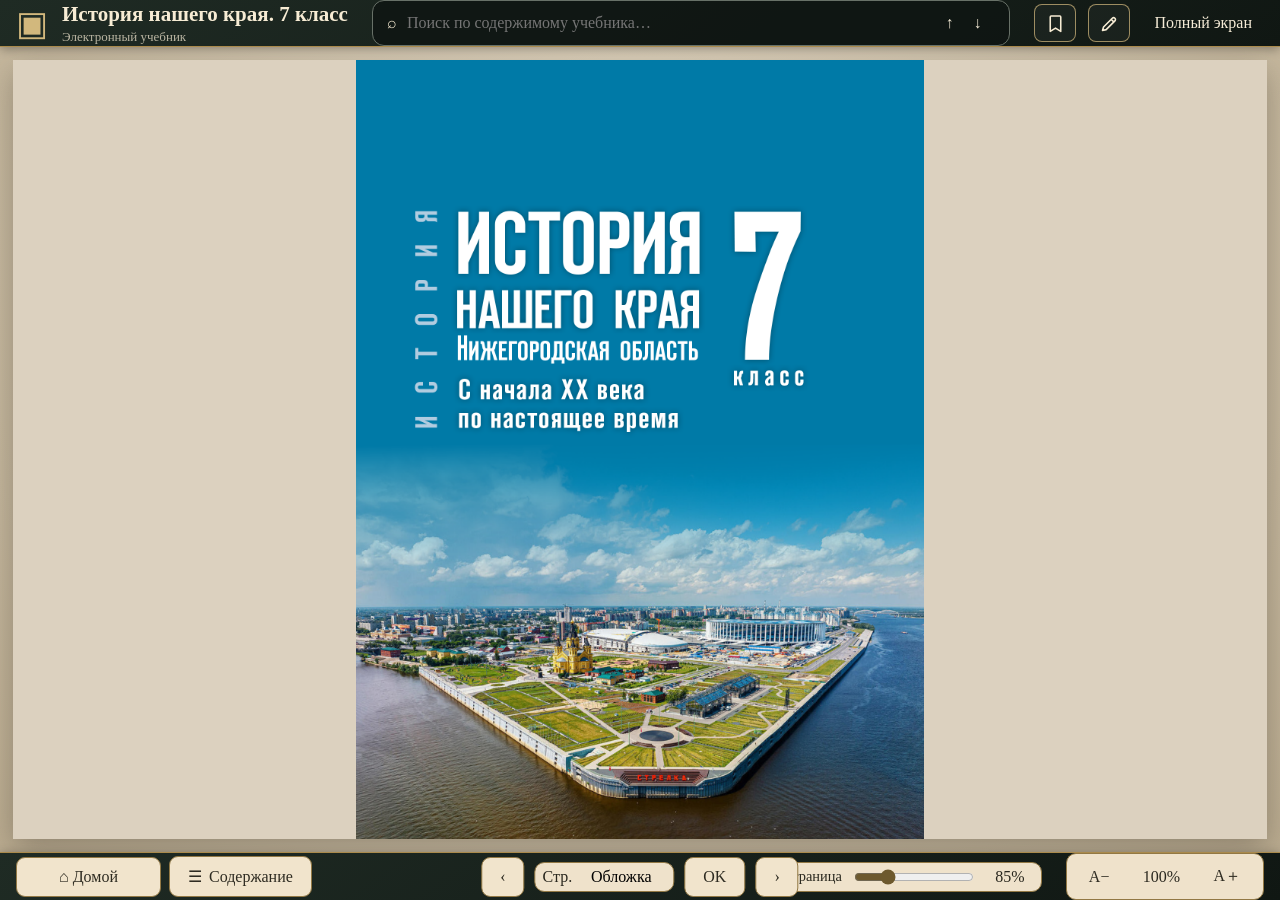
<file: index.html>
<!doctype html>
<html lang="ru">
<head>
  <meta charset="utf-8">
  <meta name="viewport" content="width=device-width,initial-scale=1,maximum-scale=1,user-scalable=no,viewport-fit=cover">
  <title>История нашего края — электронный учебник</title>
  <link rel="stylesheet" href="fonts/fonts.css">
  <link rel="stylesheet" href="app/styles/reader.css?v=arrows-variant4-20261022">

<style id="desktop-toc-compact-layout-fix">
    @media (min-width: 821px) and (max-width: 1100px) {
        #tocPanel {
            display: flex !important;
            flex-direction: column !important;
            align-items: stretch !important;
            min-width: 0 !important;
        }

        #tocPanel > .panel-title {
            flex: 0 0 auto !important;
            width: 100% !important;
            min-width: 0 !important;
            box-sizing: border-box !important;
        }

        #tocPanel > #tocList {
            display: block !important;
            flex: 1 1 auto !important;

            width: 100% !important;
            min-width: 0 !important;
            max-width: 100% !important;

            box-sizing: border-box !important;

            overflow-x: hidden !important;
            overflow-y: auto !important;

            white-space: normal !important;
        }

        #tocPanel > #tocList * {
            min-width: 0 !important;
            max-width: 100% !important;

            box-sizing: border-box !important;

            white-space: normal !important;
            overflow-wrap: break-word !important;
            word-break: normal !important;
        }
    }
</style>

</head>
<body>
<div class="app-shell">
  <header class="topbar">
    <div class="brand"><span class="brand-icon">▣</span><div><strong id="bookTitle">История нашего края. 7 класс</strong><small>Электронный учебник</small></div></div>
    <label class="search"><span>⌕</span><input id="searchInput" type="search" placeholder="Поиск по содержимому учебника…" autocomplete="off"><button id="searchClear" class="search-clear" type="button" title="Очистить поиск" aria-label="Очистить поиск" hidden>×</button><button id="searchPrev" type="button" title="Предыдущее">↑</button><button id="searchNext" type="button" title="Следующее">↓</button><output id="searchCount"></output></label>
    <div class="top-actions">
      <button id="toggleToc" aria-controls="tocPanel" aria-expanded="true">Содержание</button>
      <button id="mobileBookmarks" class="mobile-only-action" aria-controls="bookmarksPanel">Закладки</button>
      <button id="mobileNotes" class="mobile-only-action" aria-controls="notesPanel">Заметки</button>

      <button id="desktopBookmarksToggle"
              class="desktop-right-top-toggle"
              type="button"
              aria-controls="bookmarksPanel"
              aria-expanded="true"
              title="Закладки"
              aria-label="Закладки">
        <svg viewBox="0 0 24 24" aria-hidden="true">
          <path d="M7 3.5h10a1 1 0 0 1 1 1V21l-6-3.8L6 21V4.5a1 1 0 0 1 1-1Z"/>
        </svg>
      </button>

      <button id="desktopNotesToggle"
              class="desktop-right-top-toggle"
              type="button"
              aria-controls="notesPanel"
              aria-expanded="true"
              title="Заметки"
              aria-label="Заметки">
        <svg viewBox="0 0 24 24" aria-hidden="true">
          <path d="M4 20l4.2-1 10-10a2.1 2.1 0 0 0-3-3l-10 10L4 20Zm9.8-12.8 3 3"/>
        </svg>
      </button>

      <button id="fullscreenBtn">Полный экран</button>
    </div>
  </header>

  <main class="workspace">
    <aside class="panel panel-left is-open" id="tocPanel" aria-hidden="false">
      <div class="panel-title"><span>❧</span><b>Содержание</b><button id="closeToc">×</button></div>
      <nav id="tocList" class="toc-list"></nav>
    </aside>

    <section class="reader-stage">
      <button class="page-arrow left" id="prevBtn" aria-label="Назад">‹</button>
      <div id="servicePageLayer" hidden aria-label="Служебная страница"></div><div class="book-frame"><iframe id="bookFrame" title="Учебник" src="book/history-NN-7.html?v=single-page-light-4"></iframe></div>
      <button class="page-arrow right" id="nextBtn" aria-label="Вперёд">›</button>
    </section>

    <aside class="right-column">
      <section class="panel compact" id="bookmarksPanel">
        <div class="panel-title">
          <span>🔖</span><b>Закладки</b>
          <button id="closeBookmarks" class="mobile-drawer-close" type="button" aria-label="Закрыть закладки">×</button>
          <button id="addBookmark" class="single-bookmark-add" type="button" title="Добавить закладку на текущей странице" aria-label="Добавить закладку">＋</button>
        </div>
        <div id="bookmarkList" class="item-list"></div>
        <button id="collapseBookmarksDesktop"
                class="desktop-panel-collapse-bottom"
                type="button"
                title="Свернуть Закладки"
                aria-label="Свернуть Закладки">⌃</button>
      </section>

      <section class="panel notes" id="notesPanel">
        <div class="panel-title">
          <span>✎</span><b>Заметки</b>
          <button id="closeNotes" class="mobile-drawer-close" type="button" aria-label="Закрыть заметки">×</button>
          <button id="addNote">＋</button>
        </div>
        <div id="noteList" class="item-list"></div>
        <button id="collapseNotesDesktop"
                class="desktop-panel-collapse-bottom"
                type="button"
                title="Свернуть Заметки"
                aria-label="Свернуть Заметки">⌃</button>
      </section>
    </aside>
  </main>

  <footer class="bottombar">
    <div class="desktop-panel-controls" aria-label="Боковые панели">
      <button id="homeBtn" class="home">⌂ <span>Домой</span></button>
      <button id="desktopTocToggle" class="desktop-panel-toggle is-active" type="button" aria-controls="tocPanel" aria-expanded="true" title="Показать или скрыть содержание"><span aria-hidden="true">☰</span><span>Содержание</span></button>
    </div>
    <div class="footer-navigation">
      <div class="page-nav"><button id="bottomPrev">‹</button><label>Стр. <input id="pageInput" value="1" inputmode="numeric" enterkeyhint="go" aria-label="Номер страницы"></label><button id="pageGo" class="page-go" type="button" title="Перейти к странице" aria-label="Перейти к странице">OK</button><button id="bottomNext">›</button></div>
    </div>
    <div class="zoom-controls" aria-label="Масштаб страницы"><span class="zoom-label">Страница</span><input id="pageZoomRange" type="range" min="60" max="160" step="5" value="100" aria-label="Масштаб страницы"><output id="pageZoomValue">100%</output></div>
    <div class="font-controls" aria-label="Размер шрифта"><button id="fontDown" title="Уменьшить шрифт">A−</button><output id="fontScale">100%</output><button id="fontUp" title="Увеличить шрифт">A＋</button></div>
  </footer>
  <div id="mobileDrawerBackdrop" class="mobile-drawer-backdrop" hidden></div>
</div>
<div id="imageViewer" class="image-viewer" hidden aria-hidden="true" role="dialog" aria-modal="true" aria-label="Просмотр изображения">
  <button id="imageViewerClose" class="image-viewer-close" type="button" aria-label="Закрыть">×</button>
  <div class="image-viewer-stage">
    <div id="imageViewerCanvas" class="image-viewer-canvas">
      <img id="imageViewerImage" alt="" draggable="false" />
    </div>
    <p id="imageViewerCaption" class="image-viewer-caption"></p>
  </div>
  <div class="image-viewer-controls" aria-label="Масштаб изображения">
    <button id="imageViewerZoomOut" type="button" aria-label="Уменьшить">−</button>
    <output id="imageViewerZoomValue">100%</output>
    <button id="imageViewerZoomIn" type="button" aria-label="Увеличить">＋</button>
    <button id="imageViewerReset" type="button">По размеру экрана</button>
  </div>
</div>

<div id="interactiveModuleViewer" class="interactive-module-viewer" hidden aria-hidden="true" role="dialog" aria-modal="true" aria-label="Интерактивный модуль">
  <button id="interactiveModuleClose" class="interactive-module-close" type="button" aria-label="Закрыть интерактивный модуль">×</button>
  <iframe id="interactiveModuleFrame" class="interactive-module-frame" title="Интерактивный учебный модуль" loading="eager"></iframe>
</div>

<dialog id="serviceMapDialog" aria-label="Увеличенная карта"><div class="service-map-toolbar"><strong>Интерактивная карта</strong><button id="serviceMapClose" class="service-close" aria-label="Закрыть карту">×</button></div><div class="service-map-body"><div class="service-map-viewport" id="serviceMapViewport"><div class="service-map-inner"><img id="serviceMapImage" alt="Карта" draggable="false"></div></div><aside id="serviceMapLegend" class="service-map-legend" hidden><img src="service-pages/legend.png" alt="Условные обозначения карты"></aside></div><div class="service-map-footer"><p id="serviceMapCaption" class="service-caption"></p><div class="service-controls"><button id="serviceMapMinus" aria-label="Уменьшить">−</button><button id="serviceMapReset" aria-label="Сбросить масштаб">100%</button><button id="serviceMapPlus" aria-label="Увеличить">＋</button></div></div></dialog>
<dialog id="noteDialog"><form method="dialog"><h3>Заметка</h3><p id="noteSelectionHint" class="note-selection-hint"></p><div class="note-color-row"><span>Цвет выделения</span><button class="note-color selected" data-color="#ffe58a" style="--swatch:#ffe58a" title="Жёлтый"></button><button class="note-color" data-color="#bfe7b5" style="--swatch:#bfe7b5" title="Зелёный"></button><button class="note-color" data-color="#b9dcff" style="--swatch:#b9dcff" title="Голубой"></button><button class="note-color" data-color="#f6bfd8" style="--swatch:#f6bfd8" title="Розовый"></button></div><textarea id="noteText" rows="7" placeholder="Введите текст заметки…"></textarea><div class="dialog-actions"><button value="cancel">Отмена</button><button id="saveNote" value="default">Сохранить</button></div></form></dialog>
<script src="config/reader-config.js"></script>
<script src="app/services/storage.js"></script>
<script src="app/bookmarks.js?v=mobile-notes-step4"></script>
<link rel="stylesheet" href="service-pages/service-pages.css">
<script src="service-pages/service-pages.js"></script>
<script src="app/reader.js?v=toc-start-only-20261022"></script>
</body>
</html>
</file>
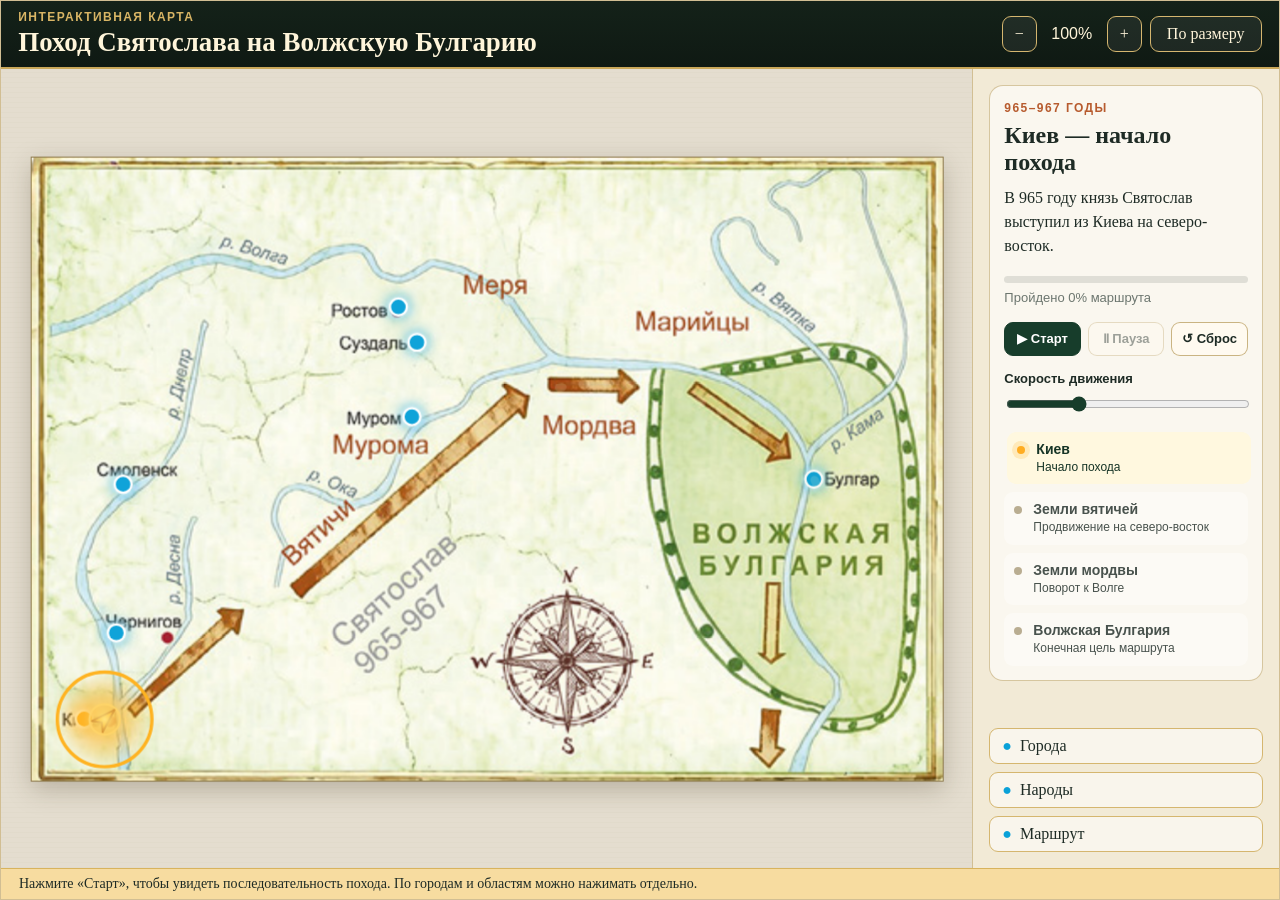
<file: modules/interactive_map_001/index.html>
<!doctype html>
<html lang="ru">
<head>
  <meta charset="utf-8">
  <meta name="viewport" content="width=device-width, initial-scale=1, maximum-scale=1, user-scalable=no, viewport-fit=cover">
  <title>Поход Святослава на Волжскую Булгарию — интерактивная карта</title>
  <link rel="stylesheet" href="styles.css?v=mobile4">
</head>
<body>
  <main class="map-app" aria-label="Интерактивная карта похода Святослава">
    <header class="map-toolbar">
      <div>
        <div class="eyebrow">Интерактивная карта</div>
        <h1>Поход Святослава на Волжскую Булгарию</h1>
      </div>
      <div class="toolbar-actions" aria-label="Управление картой">
        <button type="button" class="tool-button" data-action="zoom-out" aria-label="Уменьшить">−</button>
        <span class="zoom-value" aria-live="polite">100%</span>
        <button type="button" class="tool-button" data-action="zoom-in" aria-label="Увеличить">+</button>
        <button type="button" class="tool-button tool-button--wide" data-action="reset-view">По размеру</button>
      </div>
    </header>

    <section class="map-layout">
      <div class="map-viewport" id="mapViewport">
        <div class="map-stage" id="mapStage">
          <img src="assets/p21-01.png" alt="Карта похода Святослава на Волжскую Булгарию" draggable="false">

          <svg class="map-overlay" viewBox="0 0 539 370" role="img" aria-label="Интерактивные области и анимированный маршрут">
            <defs>
              <filter id="routeGlow" x="-80%" y="-80%" width="260%" height="260%">
                <feGaussianBlur stdDeviation="3.4" result="blur"/>
                <feMerge><feMergeNode in="blur"/><feMergeNode in="SourceGraphic"/></feMerge>
              </filter>
              <radialGradient id="stageGlow">
                <stop offset="0" stop-color="#ffe784" stop-opacity=".95"/>
                <stop offset=".45" stop-color="#ffb321" stop-opacity=".5"/>
                <stop offset="1" stop-color="#ffb321" stop-opacity="0"/>
              </radialGradient>
            </defs>

            <g class="layer layer--cities" data-layer="cities">
              <circle class="hotspot point point--kiev" cx="31" cy="333" r="5" data-id="kiev" tabindex="0" />
              <circle class="hotspot point" cx="50" cy="282" r="5" data-id="chernigov" tabindex="0" />
              <circle class="hotspot point" cx="54" cy="194" r="5" data-id="smolensk" tabindex="0" />
              <circle class="hotspot point" cx="217" cy="89" r="5" data-id="rostov" tabindex="0" />
              <circle class="hotspot point" cx="228" cy="110" r="5" data-id="suzdal" tabindex="0" />
              <circle class="hotspot point" cx="225" cy="154" r="5" data-id="murom" tabindex="0" />
              <circle class="hotspot point" cx="463" cy="191" r="5" data-id="bulgar" tabindex="0" />
            </g>

            <g class="layer layer--peoples" data-layer="peoples">
              <rect class="hotspot nation-hotspot" x="172.41" y="162.96" width="66.10" height="15.75" rx="4.47" ry="4.49" data-id="muroma" tabindex="0" />
              <rect class="hotspot nation-hotspot" x="242.21" y="67.59" width="66.10" height="15.75" rx="4.47" ry="4.49" data-id="merya" tabindex="0" />
              <rect class="hotspot nation-hotspot" x="294.65" y="152.15" width="66.10" height="15.75" rx="4.47" ry="4.49" data-id="mordva" tabindex="0" />
              <rect class="hotspot nation-hotspot" x="348.97" y="89.18" width="79.38" height="15.75" rx="5.37" ry="4.49" data-id="mari" tabindex="0" />
              <path class="hotspot bulgaria-hotspot" d="M514.05,314.15 C500.13,346.63 476.27,347.64 442.93,318.66 C408.77,303.85 388.76,269.40 374.03,227.60 C364.42,194.61 362.54,160.89 367.89,126.41 C409.30,128.27 442.21,121.74 477.64,110.11 C508.97,116.77 526.96,157.78 522.46,230.41 C524.13,253.84 519.84,283.24 514.05,314.15 Z" data-id="bulgaria" tabindex="0" />
            </g>

            <!-- Единый маршрут, проложенный по направлению печатных стрелок. -->
            <g class="animated-route" aria-hidden="true">
              <path id="routePath" class="route-guide"
                d="M43.05,333.27
                   C118.38,259.68 204.98,232.80 283.30,144.95
                   C357.12,116.43 424.01,149.86 461.98,188.80
                   C480.82,222.53 430.78,196.69 434.51,355.77" />
              <path id="routeTrail" class="route-trail"
                d="M43.05,333.27
                   C118.38,259.68 204.98,232.80 283.30,144.95
                   C357.12,116.43 424.01,149.86 461.98,188.80
                   C480.82,222.53 430.78,196.69 434.51,355.77" />
              <g id="routeMarker" class="route-marker">
                <circle id="routeMarkerHalo" class="route-marker__halo" cx="43.05" cy="333.27" r="9"/>
                <path id="routeMarkerArrow" class="route-marker__arrow"
                  d="M51.05,333.27 L36.05,328.27 L39.55,333.27 L36.05,338.27 Z"/>
              </g>
            </g>

            <g class="stage-highlights" aria-hidden="true">
              <circle class="stage-pulse" data-stage="0" cx="43.05" cy="333.27" r="28"/>
              <ellipse class="stage-pulse" data-stage="1" cx="188" cy="216" rx="48" ry="30"/>
              <ellipse class="stage-pulse" data-stage="2" cx="335" cy="137" rx="58" ry="35"/>
            </g>
          </svg>
        </div>
      </div>

      <aside class="info-panel" aria-live="polite">
        <section class="route-controller">
          <div class="route-kicker">965–967 годы</div>
          <h2 id="routeTitle">Поход Святослава</h2>
          <p id="routeText">Запустите маршрут: карта последовательно покажет движение от Киева через земли вятичей и мордвы к Волжской Булгарии.</p>

          <div class="route-progress" aria-label="Ход маршрута">
            <div class="route-progress__bar"><span id="routeProgressBar"></span></div>
            <div class="route-progress__label" id="routeProgressLabel">Маршрут не запущен</div>
          </div>

          <div class="route-controls">
            <button type="button" class="route-button route-button--primary" id="startRoute">▶ Старт</button>
            <button type="button" class="route-button" id="pauseRoute" disabled>Ⅱ Пауза</button>
            <button type="button" class="route-button" id="resetRoute">↺ Сброс</button>
          </div>

          <label class="speed-control">
            <span>Скорость движения</span>
            <input id="routeSpeed" type="range" min="0.6" max="2" step="0.1" value="1">
          </label>

          <ol class="stage-list" id="stageList">
            <li data-stage-index="0"><b>Киев</b><span>Начало похода</span></li>
            <li data-stage-index="1"><b>Земли вятичей</b><span>Продвижение на северо-восток</span></li>
            <li data-stage-index="2"><b>Земли мордвы</b><span>Поворот к Волге</span></li>
            <li data-stage-index="3"><b>Волжская Булгария</b><span>Конечная цель маршрута</span></li>
          </ol>
        </section>

        <article class="info-card" id="infoCard" hidden>
          <div class="info-card__kind" id="infoKind"></div>
          <h2 id="infoTitle"></h2>
          <p id="infoText"></p>
          <button type="button" class="close-card" id="closeCard">Вернуться к маршруту</button>
        </article>

        <div class="layer-switcher" aria-label="Слои карты">
          <button class="layer-button is-active" data-toggle-layer="cities">Города</button>
          <button class="layer-button is-active" data-toggle-layer="peoples">Народы</button>
          <button class="layer-button is-active" data-toggle-route>Маршрут</button>
        </div>
      </aside>
    </section>

    <footer class="map-caption">Нажмите «Старт», чтобы увидеть последовательность похода. По городам и областям можно нажимать отдельно.</footer>
  </main>

  <script src="app.js?v=mobile4"></script>
</body>
</html>
</file>
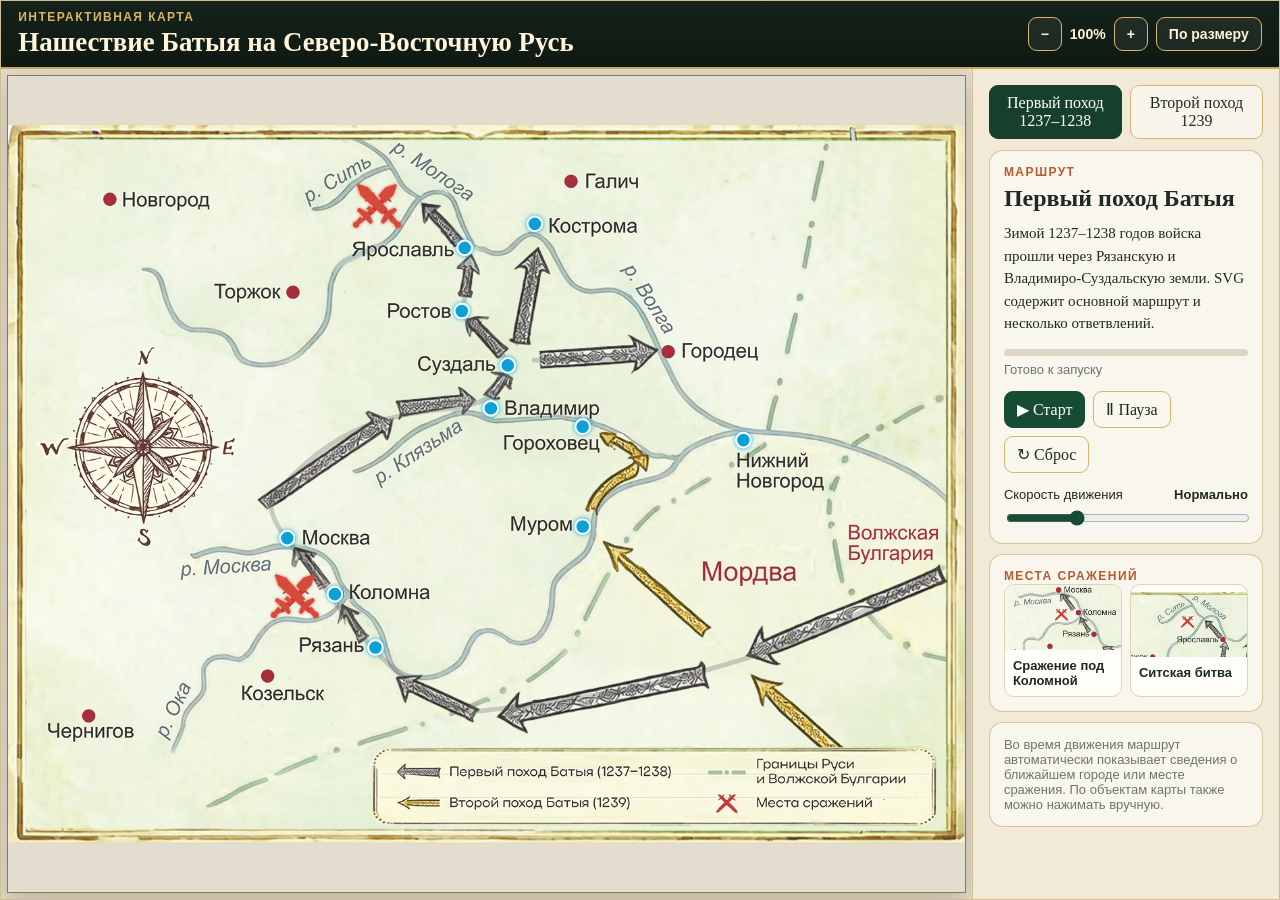
<file: modules/interactive_map_002/index.html>
<!doctype html>
<html lang="ru">
<head>
<meta charset="utf-8">
<meta name="viewport" content="width=device-width,initial-scale=1">
<title>Нашествие Батыя на Русь</title>
<style>
:root{
  --paper:#fffdf7;--ink:#1e2b25;--muted:#6c766f;--panel:#f2ead6;
  --line:#b89d5e;--accent:#b75b2e;--accent-blue:#0aa1d8;
  --green:#10261d;--green2:#18392b;--gold:#d1ad58;
  --route1:#474747;--route2:#d29a18;
  --shadow:0 18px 60px rgba(0,0,0,.22)
}
*{box-sizing:border-box}
html,body{margin:0;min-height:100%;background:#152019;color:var(--ink);font-family:"PT Serif",Georgia,"Times New Roman",serif}
body{padding:18px}
button{font:inherit}
.shell{width:min(1280px,100%);margin:0 auto;background:var(--paper);border:1px solid rgba(184,157,94,.65);border-radius:16px;overflow:hidden;box-shadow:var(--shadow)}
.header{display:flex;align-items:center;justify-content:space-between;gap:18px;padding:18px 22px;background:linear-gradient(180deg,#142219,#0f1913);color:#fff5da;border-bottom:2px solid #caa85a}
.header small{display:block;color:#d9b565;letter-spacing:.12em;text-transform:uppercase;font:600 12px/1.1 "Open Sans",Arial,sans-serif}
h1{margin:3px 0 0;font-size:clamp(20px,2vw,30px);line-height:1.1}
.zoom{display:flex;align-items:center;gap:8px;flex:0 0 auto;font:600 14px Arial,sans-serif}
button,.tab{border:1px solid #d5b66f;background:rgba(255,255,255,.06);color:inherit;border-radius:9px;padding:8px 12px;cursor:pointer}
button:hover,.tab:hover,button:focus-visible,.tab:focus-visible{outline:none;background:rgba(213,182,111,.18)}
button.primary{background:#164b34;color:#fff;border-color:#164b34}
button:disabled{opacity:.45;cursor:default}
.main{display:grid;grid-template-columns:minmax(0,1fr) 320px;min-height:680px}
.map-pane{position:relative;overflow:hidden;min-height:680px;background:linear-gradient(rgba(255,255,255,.28),rgba(255,255,255,.28)),repeating-linear-gradient(0deg,rgba(118,101,58,.035) 0 1px,transparent 1px 5px),#d9d0bc;display:flex;align-items:center;justify-content:center;padding:22px}
.stage{position:relative;width:min(94%,940px);transform-origin:center center;will-change:transform;user-select:none;transition:transform .18s ease}
svg{display:block;width:100%;height:auto;max-width:100%;border:1px solid #8d794a;box-shadow:0 8px 24px rgba(58,47,22,.25)}
.panel{display:flex;flex-direction:column;gap:18px;padding:24px;background:var(--panel);border-left:1px solid rgba(184,157,94,.55);overflow:auto}
.tabs{display:grid;grid-template-columns:1fr 1fr;gap:8px;margin:0}
.tab{color:var(--ink);background:rgba(255,255,255,.55);text-align:center}
.tab.active{background:#173f2e;color:#fff;border-color:#173f2e}
.card{background:rgba(255,255,255,.56);border:1px solid rgba(184,157,94,.55);border-radius:14px;padding:20px;margin:0}
.eyebrow{color:var(--accent);text-transform:uppercase;letter-spacing:.12em;font:700 12px/1.2 "Open Sans",Arial,sans-serif}
h2{margin:6px 0 10px;font-size:24px}.body{font-size:15px;line-height:1.5}.meta{color:var(--muted);font:13px Arial,sans-serif}
.controls{display:flex;gap:8px;flex-wrap:wrap;margin-top:14px}
.speed-control{margin-top:14px;font:13px Arial,sans-serif}.speed-control label{display:flex;justify-content:space-between;gap:12px;margin-bottom:6px}.speed-control input{width:100%;accent-color:#164b34}
.progress{height:7px;background:#ddd6c5;border-radius:99px;overflow:hidden;margin:14px 0 6px}.progress>i{display:block;height:100%;width:0;background:#c6592c;transition:width .2s}
.battle-gallery{display:grid;grid-template-columns:1fr 1fr;gap:8px}.battle-card{border:1px solid #dfd3b4;background:#fffdf7;border-radius:10px;overflow:hidden;padding:0;cursor:pointer;text-align:left}.battle-card img{display:block;width:100%;aspect-ratio:16/9;object-fit:cover}.battle-card span{display:block;padding:8px;font:600 13px Arial,sans-serif}.battle-card:hover,.battle-card.active{border-color:#d78920;background:#fff2c9}
.footer{padding:11px 22px;background:#f7dca0;border-top:1px solid #d8b35d;font-size:14px}
#path1 path,#path02 path{fill:none!important;stroke-linecap:round;stroke-linejoin:round;opacity:.25;pointer-events:none}
#path1 path{stroke:var(--route1)!important;stroke-width:92!important}#path02 path{stroke:var(--route2)!important;stroke-width:92!important}
.route-progress{fill:none;stroke:#f25a24;stroke-width:135;stroke-linecap:round;stroke-linejoin:round;filter:drop-shadow(0 0 34px #ffbd46);pointer-events:none}
.route-marker{fill:#ffb51f;stroke:#fff;stroke-width:35;filter:drop-shadow(0 0 38px #ff9a00);pointer-events:none}
#cities circle{fill:var(--accent-blue)!important;stroke:#fff;stroke-width:40;cursor:pointer;transform-box:fill-box;transform-origin:center;animation:pulse 1.8s ease-in-out infinite;filter:drop-shadow(0 0 42px #00aef0)}
#cities circle:hover,#cities circle.selected{fill:#ffc036!important;filter:drop-shadow(0 0 52px #ff9d00)}
#battles path{fill:#d54a3a!important;cursor:pointer;transform-box:fill-box;transform-origin:center;animation:battlePulse 1.4s ease-in-out infinite;filter:drop-shadow(0 0 28px rgba(214,47,36,.8))}
#battles path:hover,#battles path.selected{fill:#ffb321!important}
@keyframes pulse{50%{transform:scale(1.28);opacity:.72}}@keyframes battlePulse{50%{transform:scale(1.13);opacity:.68}}
@media(max-width:900px){body{padding:0}.shell{border-radius:0;min-height:100vh}.header{align-items:flex-start;flex-direction:column}.main{grid-template-columns:1fr}.map-pane{min-height:62vh}.panel{border-left:0;border-top:1px solid rgba(184,157,94,.55)}.battle-gallery{grid-template-columns:1fr 1fr}}
@media(max-width:560px){.zoom{flex-wrap:wrap}.panel{padding:14px}.battle-gallery{grid-template-columns:1fr}}

/* ==========================================================
   Автоподгонка модуля под размер окна
   ========================================================== */
html,body{width:100%;height:100%;min-height:0;overflow:hidden}
body{padding:clamp(0px,1.2vmin,18px)}
.shell{height:calc(100dvh - 2 * clamp(0px,1.2vmin,18px));max-height:100dvh;display:grid;grid-template-rows:auto minmax(0,1fr) auto}
.header{padding:clamp(8px,1.4vh,18px) clamp(10px,1.5vw,22px)}
.main{height:100%;min-height:0;grid-template-columns:minmax(0,1fr) clamp(250px,25vw,320px)}
.map-pane{height:100%;min-height:0;padding:clamp(8px,1.5vw,22px)}
.panel{min-height:0;overflow:auto;padding:clamp(12px,1.8vw,24px);gap:clamp(10px,1.5vh,18px)}
.card{padding:clamp(12px,1.5vw,20px)}
.footer{padding-block:7px}
@media(max-width:900px){
 body{padding:0}.shell{height:100dvh;min-height:0;border-radius:0}
 .header{flex-direction:row;align-items:center}
 .main{grid-template-columns:1fr;grid-template-rows:minmax(0,1fr) minmax(190px,38vh)}
 .map-pane{min-height:0}.panel{border-left:0;border-top:1px solid rgba(184,157,94,.55)}
}
@media(max-width:560px),(max-height:620px){
 .header{gap:8px;padding:7px 9px}.header small{display:none}h1{font-size:clamp(15px,4vw,20px)}
 .zoom{gap:4px}.zoom button{padding:6px 8px}.zoom button:last-child{display:none}
 .main{grid-template-rows:minmax(0,1fr) minmax(165px,36vh)}
 .panel{padding:9px;gap:8px}.tabs{gap:4px}.tab{padding:6px 4px;font-size:12px}
 .card{padding:10px}h2{font-size:18px;margin-bottom:6px}.body{font-size:13px;line-height:1.35}
 .controls{margin-top:8px;gap:4px}.controls button{padding:6px 8px;font-size:12px}
 .speed-control{margin-top:8px}.battle-gallery{display:none}.footer{display:none}
}


/* ==========================================================
   Единая автоподгонка всего интерактивного модуля
   Эталонный холст 1280 x 800 масштабируется целиком.
   ========================================================== */
html,body{width:100%;height:100%;min-width:0;min-height:0;margin:0;overflow:hidden!important;background:#152019}
body{position:relative;padding:0!important}
.shell{position:absolute!important;left:0;top:0;width:1280px!important;height:800px!important;min-width:1280px!important;min-height:800px!important;max-width:none!important;max-height:none!important;margin:0!important;display:grid!important;grid-template-rows:auto minmax(0,1fr) auto!important;transform-origin:0 0;overflow:hidden!important;border-radius:14px!important}
.header{flex-direction:row!important;align-items:center!important;padding:14px 20px!important}
.main{height:100%!important;min-height:0!important;grid-template-columns:minmax(0,1fr) 320px!important;grid-template-rows:minmax(0,1fr)!important}
.map-pane{height:100%!important;min-height:0!important;padding:14px!important}
.panel{height:100%!important;min-height:0!important;overflow-y:auto!important;overflow-x:hidden!important;border-left:1px solid rgba(184,157,94,.55)!important;border-top:0!important;padding:16px!important;gap:12px!important}
.footer{display:none!important}
.battle-gallery{grid-template-columns:1fr 1fr!important}

</style>

<style id="adaptive-iframe-layout">
html,body{width:100%!important;height:100%!important;min-width:0!important;min-height:0!important;margin:0!important;overflow:hidden!important;background:#152019}
body{position:static!important;padding:0!important}
.shell{position:static!important;width:100%!important;height:100%!important;min-width:0!important;min-height:0!important;max-width:none!important;max-height:none!important;margin:0!important;transform:none!important;border-radius:0!important;display:grid!important;grid-template-rows:auto minmax(0,1fr)!important;overflow:hidden!important}
.header{min-height:0!important;padding:clamp(7px,1.15vh,16px) clamp(10px,1.35vw,20px)!important;flex-direction:row!important;align-items:center!important}
.header h1{font-size:clamp(17px,2.1vw,29px)!important}
.main{width:100%!important;height:100%!important;min-width:0!important;min-height:0!important;grid-template-columns:minmax(0,76%) minmax(220px,24%)!important;grid-template-rows:minmax(0,1fr)!important}
.map-pane{width:100%!important;height:100%!important;min-width:0!important;min-height:0!important;padding:clamp(7px,1.2vw,16px)!important;overflow:hidden!important}
.stage{width:auto!important;max-width:94%!important;max-height:94%!important;transform-origin:center center!important}
.stage svg{width:100%!important;height:auto!important;max-height:100%!important}
.panel{width:100%!important;height:100%!important;min-width:0!important;min-height:0!important;overflow-x:hidden!important;overflow-y:auto!important;border-left:1px solid rgba(184,157,94,.55)!important;border-top:0!important;padding:clamp(8px,1.25vw,18px)!important;gap:clamp(7px,1.15vh,14px)!important}
.card{padding:clamp(9px,1.1vw,16px)!important}.footer{display:none!important}
@media(max-aspect-ratio:5/4){.main{grid-template-columns:minmax(0,70%) minmax(210px,30%)!important}}
@media(max-width:760px){.main{grid-template-columns:minmax(0,68%) minmax(190px,32%)!important}.header small{display:none!important}.zoom button:last-child{display:none!important}.panel{padding:7px!important;gap:6px!important}.card{padding:8px!important}.battle-gallery{display:none!important}}
</style>

<style id="desktop-map-size-fix">
/* Desktop only: make the map use the full available map pane.
   Mobile layout below remains untouched. */
@media (min-width: 761px) {
  .main {
    grid-template-columns: minmax(0, 1fr) clamp(280px, 24vw, 320px) !important;
  }

  .map-pane {
    padding: 6px !important;
  }

  .stage {
    width: 100% !important;
    height: 100% !important;
    max-width: none !important;
    max-height: none !important;
    display: flex !important;
    align-items: center !important;
    justify-content: center !important;
    margin: 0 !important;
  }

  .stage > svg {
    display: block !important;
    width: 100% !important;
    height: 100% !important;
    max-width: 100% !important;
    max-height: 100% !important;
  }
}
</style>

<style id="mobile-module-shell-clean">
/* Mobile shell for interactive_map_002. Desktop rules above stay unchanged. */
@media (max-width: 760px) {
  html, body {
    width: 100% !important;
    height: 100% !important;
    height: 100dvh !important;
    min-width: 0 !important;
    min-height: 0 !important;
    margin: 0 !important;
    padding: 0 !important;
    overflow: hidden !important;
    background: #152019 !important;
  }

  body { position: static !important; }

  .shell {
    position: static !important;
    width: 100% !important;
    height: 100dvh !important;
    min-width: 0 !important;
    min-height: 0 !important;
    max-width: none !important;
    max-height: none !important;
    margin: 0 !important;
    border: 0 !important;
    border-radius: 0 !important;
    box-shadow: none !important;
    transform: none !important;
    overflow: hidden !important;
    display: grid !important;
    grid-template-rows: 50px minmax(0, 1fr) !important;
  }

  .header {
    height: 50px !important;
    min-height: 50px !important;
    padding: 6px 10px !important;
    gap: 6px !important;
    flex-direction: row !important;
    align-items: center !important;
    justify-content: flex-start !important;
    overflow: hidden !important;
  }
  .header > div:first-child { min-width: 0 !important; width: 100% !important; }
  .header small { display: none !important; }
  .header h1 {
    margin: 0 !important;
    max-width: 100% !important;
    font-size: clamp(15px, 4.5vw, 19px) !important;
    line-height: 1.1 !important;
    white-space: nowrap !important;
    overflow: hidden !important;
    text-overflow: ellipsis !important;
  }
  .zoom { display: none !important; }

  .main {
    width: 100% !important;
    height: 100% !important;
    min-width: 0 !important;
    min-height: 0 !important;
    display: grid !important;
    grid-template-columns: 1fr !important;
    grid-template-rows: minmax(0, 56%) minmax(0, 44%) !important;
    overflow: hidden !important;
  }

  .map-pane {
    width: 100% !important;
    height: 100% !important;
    min-width: 0 !important;
    min-height: 0 !important;
    padding: 4px !important;
    overflow: hidden !important;
    display: flex !important;
    align-items: center !important;
    justify-content: center !important;
    touch-action: manipulation !important;
  }

  .stage {
    width: 100% !important;
    height: 100% !important;
    max-width: 100% !important;
    max-height: 100% !important;
    margin: 0 !important;
    display: flex !important;
    align-items: center !important;
    justify-content: center !important;
    transform-origin: center center !important;
  }
  .stage > svg {
    display: block !important;
    width: 100% !important;
    height: 100% !important;
    max-width: 100% !important;
    max-height: 100% !important;
    object-fit: contain !important;
    border-width: 0 !important;
    box-shadow: none !important;
  }

  .panel {
    width: 100% !important;
    height: 100% !important;
    min-width: 0 !important;
    min-height: 0 !important;
    max-height: none !important;
    padding: 8px 10px calc(10px + env(safe-area-inset-bottom)) !important;
    gap: 7px !important;
    border-left: 0 !important;
    border-top: 1px solid rgba(184,157,94,.55) !important;
    overflow-x: hidden !important;
    overflow-y: auto !important;
    -webkit-overflow-scrolling: touch !important;
  }

  .tabs {
    position: sticky !important;
    top: -8px !important;
    z-index: 3 !important;
    grid-template-columns: 1fr 1fr !important;
    gap: 5px !important;
    margin: 0 !important;
    padding: 0 0 3px !important;
    background: var(--panel) !important;
  }
  .tab { padding: 6px 5px !important; font-size: 11px !important; line-height: 1.15 !important; }

  .card { padding: 9px 10px !important; border-radius: 10px !important; }
  .eyebrow { font-size: 9px !important; }
  h2 { margin: 3px 0 5px !important; font-size: 17px !important; line-height: 1.15 !important; }
  .body { font-size: 12.5px !important; line-height: 1.32 !important; }
  .meta { font-size: 10.5px !important; line-height: 1.3 !important; }
  .progress { margin: 7px 0 4px !important; }
  .controls { margin-top: 7px !important; gap: 5px !important; }
  .controls button { padding: 7px 9px !important; font-size: 11px !important; }
  .speed-control { margin-top: 7px !important; font-size: 10px !important; }
  .speed-control label { margin-bottom: 4px !important; }
  .speed-control input { min-height: 28px !important; }

  .battle-gallery { display: none !important; }
  .panel > .card:last-child { display: none !important; }
  .footer { display: none !important; }
}

@media (max-width: 760px) and (orientation: landscape) {
  .shell { grid-template-rows: 44px minmax(0, 1fr) !important; }
  .header { height: 44px !important; min-height: 44px !important; padding: 5px 9px !important; }
  .header h1 { font-size: clamp(14px, 2.5vw, 18px) !important; }
  .main {
    grid-template-columns: minmax(0, 66%) minmax(0, 34%) !important;
    grid-template-rows: 1fr !important;
  }
  .panel {
    border-top: 0 !important;
    border-left: 1px solid rgba(184,157,94,.55) !important;
    padding-bottom: 8px !important;
  }
}
</style>

</head>
<body>
<div class="shell">
<header class="header"><div><small>Интерактивная карта</small><h1>Нашествие Батыя на Северо-Восточную Русь</h1></div><div class="zoom"><button id="minus">−</button><span id="zoomLabel">100%</span><button id="plus">+</button><button id="fit">По размеру</button></div></header>
<div class="main">
<section class="map-pane"><div class="stage" id="stage"><svg xmlns="http://www.w3.org/2000/svg" xml:space="preserve" width="100%" height="100%" version="1.1" style="shape-rendering:geometricPrecision; text-rendering:geometricPrecision; image-rendering:optimizeQuality; fill-rule:evenodd; clip-rule:evenodd"
viewBox="991 7069 18664 14002" preserveAspectRatio="xMidYMid meet" role="img" aria-label="Карта походов Батыя на Северо-Восточную Русь"
 xmlns:xlink="http://www.w3.org/1999/xlink">
 <defs>
  <style type="text/css">
   <![CDATA[
    .str0 {stroke:black;stroke-width:20}
    .fil0 {fill:none}
    .fil2 {fill:#6666FF}
    .fil1 {fill:red}
   ]]>
  </style>
   <clipPath id="id0">
    <rect x="991" y="7069" width="18664" height="14002"/>
   </clipPath>
 </defs>
 <g id="Слой_x0020_1">
  <metadata id="CorelCorpID_0Corel-Layer"/>
  <g style="clip-path:url(#id0)">
   <image x="991" y="7069" width="18664" height="14002" xlink:href="assets/map.png"/>
  </g>
 </g>
 <g id="path1">
  <metadata id="CorelCorpID_1Corel-Layer"/>
  <path class="fil0 str0" d="M19229 15707c-2101,1281 -4719,2382 -9250,2815 -1095,-252 -2065,-1344 -2873,-2508 -369,-531 -1274,-1374 -895,-1736 2117,-2542 4154,-940 4546,-2487 -256,-730 -1048,-692 -863,-1312 286,-785 -45,-1353 -719,-1799"/>
  <path class="fil0 str0" d="M10915 11331c37,-182 103,-501 130,-675 23,-148 184,-893 262,-1008"/>
  <path class="fil0 str0" d="M11254 11659c168,0 1961,11 2077,-71 8,-6 29,-3 40,-3"/>
 </g>
 <g id="path02">
  <metadata id="CorelCorpID_2Corel-Layer"/>
  <path class="fil0 str0" d="M17212 19395c-330,-90 -3395,-3361 -3905,-3655 -1325,-762 -1328,-1463 -191,-1975 596,-268 -79,-473 -899,-847"/>
 </g>
 <g id="battles">
  <metadata id="CorelCorpID_3Corel-Layer"/>
  <path class="fil1" d="M6688 16429c3,-4 6,-12 9,-17 29,-58 21,-50 80,-79 5,-3 13,-6 17,-9 -9,-12 -21,-24 -31,-35 -11,-12 -21,-24 -32,-36l-60 -67c-1,-2 -3,-2 -4,-4l-36 -40c-2,-2 -2,-3 -4,-5l-20 -22c-14,-16 -31,-33 -44,-49 -9,-10 -24,-26 -31,-35l-29 -31c-8,-11 -22,-25 -31,-36l-21 -22c-2,-4 -5,-6 -8,-9 -2,-4 -5,-6 -8,-9 -2,-3 -5,-6 -7,-9 -6,-7 -11,-13 -18,-16 -16,-6 -35,-12 -51,-17 -17,-6 -34,-11 -51,-17l-76 -25c-25,-9 -36,8 -30,27l26 76c11,34 22,68 33,102 3,8 8,12 16,18l71 64c4,2 6,5 9,8l107 96c4,2 6,5 10,7l35 32c16,16 45,39 63,56l18 16c10,9 42,38 53,48l45 39zm-311 -105c18,11 53,23 68,37 14,13 29,55 39,68l26 -23c3,-2 6,-6 9,-8l36 -32 -14 -14c-6,-4 -10,-8 -16,-13 -18,-17 -42,-37 -60,-53l-30 -27c-2,3 -4,5 -7,8 -7,7 -29,33 -36,41l-15 16zm536 145c-10,8 -81,81 -81,82l87 63c2,2 4,3 6,5 2,2 4,2 6,4 0,1 -4,43 34,60 27,13 55,4 70,-12 16,-16 24,-45 11,-70 -5,-11 -14,-19 -23,-25 -14,-8 -21,-8 -38,-8 -7,-8 -12,-17 -18,-25l-54 -74zm-726 99c-17,0 -26,1 -38,8 -10,6 -18,14 -23,25 -27,52 28,107 80,82 39,-18 34,-59 35,-60 3,-3 8,-6 12,-9l87 -63c-1,-1 -72,-75 -81,-82 -9,10 -27,37 -36,49 -11,15 -26,37 -36,50zm783 -218c4,-13 -5,-20 -10,-26 -23,-23 -23,-25 -48,-13 -9,4 -17,8 -26,13 -41,20 -86,42 -126,63 -6,3 -7,4 -10,10l-70 139c-13,26 -21,33 -2,52 5,4 14,15 20,18 12,6 21,-1 27,-7l209 -209c8,-7 34,-31 36,-40zm-770 -2c2,9 12,17 17,21 6,7 12,13 19,19l209 210c21,21 31,7 47,-9 5,-5 14,-12 12,-25 -1,-6 -20,-43 -24,-51l-51 -101c-13,-27 -8,-21 -40,-37l-127 -63c-26,-13 -26,-12 -49,11 -5,5 -14,12 -13,25zm413 -287l63 70c2,2 2,3 4,4l51 57c3,4 5,6 8,9 5,-2 14,-12 19,-16l78 -70c2,-1 3,-2 5,-4l63 -56c6,-6 13,-30 16,-40l46 -139c3,-9 8,-19 3,-29 -11,-19 -33,-6 -53,1l-138 45c-9,4 -20,6 -25,12l-31 34c-10,13 -28,31 -39,44 -7,9 -28,30 -35,38 -7,9 -16,18 -22,25l-13 15z"/>
  <path class="fil1" d="M8289 8817c2,-4 6,-12 8,-17 30,-58 21,-50 80,-79 6,-3 14,-6 18,-9 -9,-12 -22,-24 -31,-35 -11,-12 -22,-24 -32,-36l-60 -67c-2,-2 -3,-2 -4,-4l-36 -40c-2,-2 -3,-3 -4,-5l-20 -22c-14,-16 -31,-33 -44,-49 -9,-10 -25,-26 -32,-35l-28 -31c-8,-11 -22,-25 -32,-36l-20 -22c-3,-4 -5,-6 -8,-9 -3,-4 -5,-6 -8,-9 -2,-3 -5,-6 -8,-9 -5,-7 -10,-13 -18,-16 -15,-6 -34,-12 -50,-17 -17,-6 -34,-11 -51,-17l-76 -25c-25,-9 -37,8 -30,27l25 76c11,34 23,68 34,102 3,8 8,12 15,18l72 64c3,2 6,5 9,8l107 95c3,3 6,6 9,8l36 32c16,16 45,39 62,56l18 16c11,9 43,38 54,48l45 39zm-311 -105c18,11 53,23 68,37 14,13 29,55 38,68l27 -23c3,-2 6,-6 9,-8l36 -32 -15 -14c-5,-4 -10,-8 -15,-13 -18,-17 -43,-37 -60,-53l-30 -27c-3,3 -4,5 -7,8 -8,7 -29,33 -37,41l-14 16zm536 145c-10,8 -81,81 -82,82l87 63c3,2 4,3 7,5 2,2 4,2 5,4 1,1 -3,43 35,60 26,13 55,4 70,-12 15,-16 23,-45 10,-70 -5,-11 -13,-19 -23,-25 -13,-8 -20,-8 -37,-8 -7,-8 -13,-17 -19,-25l-53 -74zm-727 99c-16,0 -25,1 -38,8 -9,6 -17,14 -23,25 -26,52 28,107 81,82 38,-18 34,-59 34,-60 3,-3 9,-6 12,-9l88 -63c-1,-1 -72,-75 -82,-82 -8,10 -26,37 -36,49 -10,15 -26,37 -36,50zm784 -218c4,-13 -5,-20 -10,-26 -23,-23 -24,-25 -49,-13 -8,4 -16,8 -25,13 -41,20 -87,42 -127,63 -5,3 -6,4 -9,10l-70 139c-13,26 -21,33 -2,52 5,4 14,15 20,18 12,6 21,-1 27,-7l209 -209c7,-7 34,-31 36,-40zm-770 -2c1,9 11,17 16,21 7,7 13,13 19,19l209 210c22,21 32,7 47,-9 5,-5 15,-12 13,-25 -1,-6 -21,-43 -25,-51l-50 -101c-14,-27 -9,-21 -40,-37l-127 -63c-26,-13 -27,-12 -49,11 -5,5 -15,12 -13,25zm413 -287l63 70c1,2 2,3 3,4l52 57c2,4 5,6 7,9 6,-2 15,-12 20,-16l78 -70c1,-1 3,-2 5,-4l63 -56c6,-6 12,-30 16,-40l46 -139c3,-9 8,-19 2,-29 -10,-19 -32,-6 -52,1l-138 45c-10,4 -20,6 -26,12l-30 34c-11,13 -28,30 -39,44 -8,9 -28,30 -35,38 -7,9 -16,18 -22,25l-13 15z"/>
 </g>
 <g id="cities">
  <metadata id="CorelCorpID_4Corel-Layer"/>
  <circle class="fil2" cx="8158" cy="17263" r="143"/>
  <circle class="fil2" cx="7367" cy="16223" r="143"/>
  <circle class="fil2" cx="6438" cy="15130" r="143"/>
  <circle class="fil2" cx="10410" cy="12598" r="143"/>
  <circle class="fil2" cx="10740" cy="11760" r="143"/>
  <circle class="fil2" cx="9843" cy="10699" r="143"/>
  <circle class="fil2" cx="9899" cy="9469" r="143"/>
  <circle class="fil2" cx="11267" cy="9000" r="143"/>
  <circle class="fil2" cx="12201" cy="14903" r="143"/>
  <circle class="fil2" cx="15336" cy="13218" r="143"/>
  <circle class="fil2" cx="12201" cy="12956" r="143"/>
 </g>

<g id="runtime"></g></svg></div></section>
<aside class="panel">
<div class="tabs"><button class="tab active" data-route="first">Первый поход<br>1237–1238</button><button class="tab" data-route="second">Второй поход<br>1239</button></div>
<div class="card"><div class="eyebrow" id="kind">Маршрут</div><h2 id="title">Первый поход Батыя</h2><div class="body" id="text">Нажмите «Старт», чтобы проследить движение войск по маршрутам, отмеченным в SVG.</div><div class="progress"><i id="bar"></i></div><div class="meta" id="status">Готово к запуску</div><div class="controls"><button class="primary" id="play">▶ Старт</button><button id="pause">Ⅱ Пауза</button><button id="reset">↻ Сброс</button></div><div class="speed-control"><label for="speed"><span>Скорость движения</span><strong id="speedLabel">Нормально</strong></label><input id="speed" type="range" min="0.35" max="1.8" step="0.05" value="0.75"></div></div>
<div class="card"><div class="eyebrow">Места сражений</div><div class="battle-gallery" id="battleGallery">
<button class="battle-card" data-battle="0"><img src="assets/battle_kolomna.png" alt="Фрагмент карты у Коломны"><span>Сражение под Коломной</span></button>
<button class="battle-card" data-battle="1"><img src="assets/battle_sit.png" alt="Фрагмент карты у реки Сить"><span>Ситская битва</span></button>
</div></div>
<div class="card"><div class="meta">Во время движения маршрут автоматически показывает сведения о ближайшем городе или месте сражения. По объектам карты также можно нажимать вручную.</div></div>
</aside></div>
</div>
<script>
const cityData=[
 {name:'Рязань',text:'В декабре 1237 года город выдержал несколько дней осады, затем был взят штурмом, разорён и сожжён. Старая Рязань уже не восстановила прежнего значения.'},
 {name:'Коломна',text:'В январе 1238 года под Коломной произошло крупное сражение объединённых русских сил с монгольским войском. После поражения русских город был взят.'},
 {name:'Москва',text:'Небольшая тогда крепость была осаждена, взята и сожжена в январе 1238 года; князь Владимир Юрьевич попал в плен.'},
 {name:'Владимир',text:'Столица Владимиро-Суздальской земли была взята 7 февраля 1238 года и сильно разорена. Во время штурма погибла княжеская семья.'},
 {name:'Суздаль',text:'В феврале 1238 года Суздаль был захвачен и разорён монгольскими отрядами.'},
 {name:'Ростов',text:'Ростов открыл ворота без длительной осады и, по летописной традиции, избежал полного разрушения, хотя оказался под властью завоевателей.'},
 {name:'Ярославль',text:'Ярославль был взят и разорён. Археологические находки свидетельствуют о массовой гибели жителей во время нашествия.'},
 {name:'Кострома',text:'Костромская земля оказалась в зоне действий монгольских отрядов. Источники не дают столь подробного описания судьбы города, как для Владимира или Рязани.'},
 {name:'Муром',text:'Муромское княжество пострадало уже на начальном этапе нашествия; город и округа оказались под ударом монгольских войск.'},
 {name:'Нижний Новгород',text:'Нижний Новгород находился у восточной границы Руси. Подробного летописного рассказа о его штурме в этот поход не сохранилось.'},
 {name:'Гороховец',text:'Гороховец находился на пути отдельных отрядов. Прямые сведения о масштабах его разорения в 1238 году ограничены.'}
];
const battleData=[
 {name:'Сражение под Коломной',text:'В январе 1238 года объединённые силы Рязанского и Владимирского княжеств встретили монголов у Коломны. Русское войско потерпело поражение, после чего путь к Москве и Владимиру оказался открыт.'},
 {name:'Ситская битва',text:'4 марта 1238 года на реке Сить отряд Бурундая разгромил войско великого князя Юрия Всеволодовича. Князь погиб, а организованное сопротивление Северо-Восточной Руси было серьёзно ослаблено.'}
];
const routeInfo={first:{title:'Первый поход Батыя',text:'Зимой 1237–1238 годов войска прошли через Рязанскую и Владимиро-Суздальскую земли. SVG содержит основной маршрут и несколько ответвлений.'},second:{title:'Второй поход Батыя',text:'В 1239 году новый этап похода был направлен к южным и юго-восточным русским землям. На карте он обозначен жёлтым маршрутом.'}};
const cities=[...document.querySelectorAll('#cities circle')]; const battles=[...document.querySelectorAll('#battles path')];
cities.forEach((el,i)=>{el.dataset.type='city';el.dataset.index=i;el.setAttribute('tabindex','0');el.setAttribute('aria-label',cityData[i]?.name||'Город')});
battles.forEach((el,i)=>{el.dataset.type='battle';el.dataset.index=i;el.setAttribute('tabindex','0');el.setAttribute('aria-label',battleData[i]?.name||'Место сражения')});
const title=document.getElementById('title'),text=document.getElementById('text'),kind=document.getElementById('kind'),status=document.getElementById('status'),bar=document.getElementById('bar'),runtime=document.getElementById('runtime');
let mode='first',playing=false,raf=0,progressMs=0,lastFrame=0,baseDuration=18000,zoom=1;
let speed=0.75,holdUntil=0,holdKey='';
let announced=new Set();
function clearSelected(){document.querySelectorAll('.selected,.battle-card.active').forEach(e=>e.classList.remove('selected','active'))}
function showObject(el,automatic=false){clearSelected();el.classList.add('selected');const d=el.dataset.type==='city'?cityData[+el.dataset.index]:battleData[+el.dataset.index];kind.textContent=el.dataset.type==='city'?'Город':'Место сражения';title.textContent=d.name;text.textContent=d.text;status.textContent=automatic?'Маршрут проходит рядом с объектом':'Объект выбран на карте';if(el.dataset.type==='battle')document.querySelector(`.battle-card[data-battle="${el.dataset.index}"]`)?.classList.add('active')}
[...cities,...battles].forEach(el=>{el.addEventListener('click',()=>showObject(el));el.addEventListener('keydown',e=>{if(e.key==='Enter'||e.key===' '){e.preventDefault();showObject(el)}})});
function paths(){return [...document.querySelectorAll(mode==='first'?'#path1 path':'#path02 path')]}
function setupRoute(){cancelAnimationFrame(raf);playing=false;progressMs=0;lastFrame=0;holdUntil=0;holdKey='';announced.clear();runtime.innerHTML='';bar.style.width='0%';const info=routeInfo[mode];kind.textContent='Маршрут';title.textContent=info.title;text.textContent=info.text;status.textContent='Готово к запуску';document.getElementById('play').textContent='▶ Старт';document.querySelectorAll('#path1,#path02').forEach(g=>g.style.opacity='0.12');document.querySelector(mode==='first'?'#path1':'#path02').style.opacity='1'}
function buildRuntime(){runtime.innerHTML='';const pths=paths();return pths.map(p=>{const clone=p.cloneNode();clone.removeAttribute('class');clone.setAttribute('class','route-progress');const len=p.getTotalLength();clone.style.strokeDasharray=len;clone.style.strokeDashoffset=len;runtime.appendChild(clone);return {source:p,draw:clone,len}})}
let segments=[];
function frame(now){
 if(!playing)return;
 if(!lastFrame)lastFrame=now;
 const dt=Math.min(80,now-lastFrame);lastFrame=now;
 if(now>=holdUntil)progressMs+=dt*speed;
 const t=Math.min(1,progressMs/baseDuration);
 const total=segments.reduce((a,s)=>a+s.len,0),target=t*total;let acc=0,markerPoint=null;
 for(const s of segments){const local=Math.max(0,Math.min(s.len,target-acc));s.draw.style.strokeDashoffset=s.len-local;if(target>=acc&&target<=acc+s.len)markerPoint=s.source.getPointAtLength(local);acc+=s.len}
 runtime.querySelector('.route-marker')?.remove();
 if(markerPoint){
  const c=document.createElementNS('http://www.w3.org/2000/svg','circle');c.setAttribute('class','route-marker');c.setAttribute('r','135');c.setAttribute('cx',markerPoint.x);c.setAttribute('cy',markerPoint.y);runtime.appendChild(c);
  const candidates=[...cities,...battles];let nearest=null,dist=Infinity;
  for(const el of candidates){const box=el.getBBox();const cx=box.x+box.width/2,cy=box.y+box.height/2;const d=Math.hypot(markerPoint.x-cx,markerPoint.y-cy);if(d<dist){dist=d;nearest=el}}
  const limit=nearest?.dataset.type==='battle'?520:430;const key=nearest?`${nearest.dataset.type}:${nearest.dataset.index}`:'';
  if(nearest&&dist<limit&&!announced.has(key)){
   announced.add(key);showObject(nearest,true);
   const data=nearest.dataset.type==='city'?cityData[+nearest.dataset.index]:battleData[+nearest.dataset.index];
   if(data?.text){holdUntil=now+2400;holdKey=key;status.textContent='Остановка: историческая справка';}
  }
 }
 bar.style.width=(t*100)+'%';
 if(now>=holdUntil)status.textContent='Пройдено '+Math.round(t*100)+'% маршрута';
 if(t<1)raf=requestAnimationFrame(frame);else{playing=false;progressMs=baseDuration;document.getElementById('play').textContent='▶ Сначала';status.textContent='Маршрут завершён'}
}
function play(){if(progressMs>=baseDuration){setupRoute()}if(!segments.length||!runtime.children.length)segments=buildRuntime();playing=true;lastFrame=0;document.getElementById('play').textContent='▶ Продолжить';raf=requestAnimationFrame(frame)}
function pause(){if(!playing)return;playing=false;cancelAnimationFrame(raf);lastFrame=0;status.textContent='Пауза'}
document.getElementById('play').addEventListener('click',play);document.getElementById('pause').addEventListener('click',pause);document.getElementById('reset').addEventListener('click',()=>{segments=[];setupRoute()});
document.querySelectorAll('.tab').forEach(b=>b.addEventListener('click',()=>{document.querySelectorAll('.tab').forEach(x=>x.classList.remove('active'));b.classList.add('active');mode=b.dataset.route;segments=[];setupRoute()}));
document.querySelectorAll('.battle-card').forEach(btn=>btn.addEventListener('click',()=>showObject(battles[+btn.dataset.battle])));
function setZoom(v){zoom=Math.max(.7,Math.min(1.8,v));document.getElementById('stage').style.transform=`scale(${zoom})`;document.getElementById('zoomLabel').textContent=Math.round(zoom*100)+'%'}

const speedInput=document.getElementById('speed'),speedLabel=document.getElementById('speedLabel');
function updateSpeed(){speed=Number(speedInput.value);speedLabel.textContent=speed<0.6?'Медленно':speed<1.05?'Нормально':speed<1.45?'Быстро':'Очень быстро'}
speedInput.addEventListener('input',updateSpeed);updateSpeed();

document.getElementById('plus').onclick=()=>setZoom(zoom+.1);document.getElementById('minus').onclick=()=>setZoom(zoom-.1);document.getElementById('fit').onclick=()=>setZoom(1);
setupRoute();
</script>

<script>
(() => {
  const pane = document.querySelector('.map-pane');
  const stage = document.getElementById('stage');
  const svg = stage?.querySelector('svg');
  if (!pane || !stage || !svg) return;
  const viewBox = svg.viewBox?.baseVal;
  const ratio = viewBox && viewBox.height ? viewBox.width / viewBox.height : 4/3;
  function fitStageToPane(){
    const pw=Math.max(1,pane.clientWidth), ph=Math.max(1,pane.clientHeight);
    const width=Math.max(1,Math.min(pw*.94,ph*.94*ratio));
    stage.style.width=width+'px';
  }
  const ro=new ResizeObserver(fitStageToPane); ro.observe(pane);
  window.addEventListener('resize',fitStageToPane,{passive:true});
  fitStageToPane();
})();
</script>
</body></html>
</file>
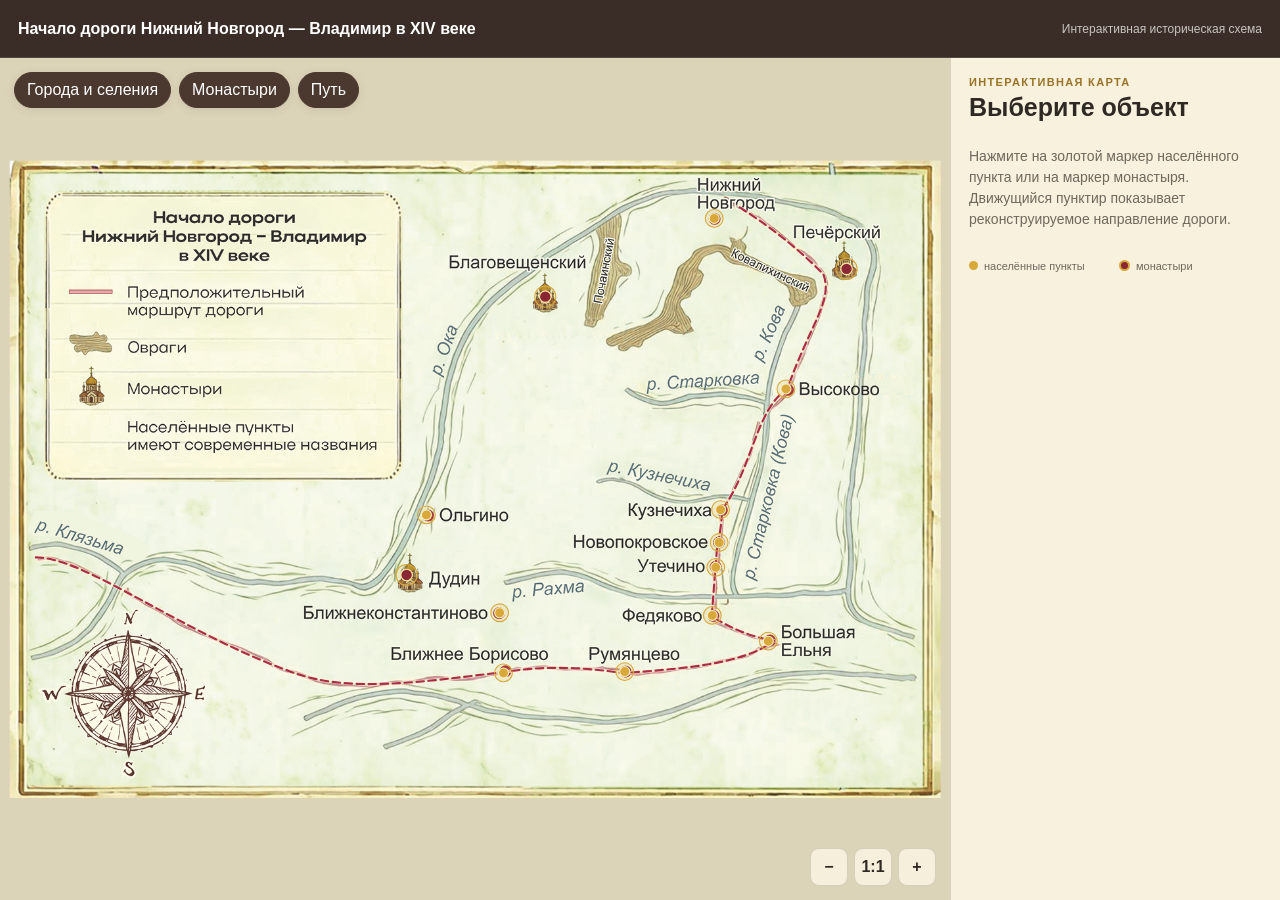
<file: modules/interactive_map_004/index.html>
<!doctype html>
<html lang="ru">
<head>
<meta charset="utf-8" />
<meta name="viewport" content="width=device-width,initial-scale=1,viewport-fit=cover" />
<title>Нижний Новгород — Владимир: начало дороги в XIV веке</title>
<style>
:root{--ink:#2f2924;--muted:#71675d;--paper:#f4efd9;--panel:#f7f1de;--line:#8b2635;--gold:#d8a83a;--gold2:#ffe5a0;--dark:#3a2d27;--border:rgba(75,57,45,.18)}
*{box-sizing:border-box}html,body{margin:0;width:100%;height:100%;font-family:Arial,Helvetica,sans-serif;background:#e8e0c8;color:var(--ink)}button{font:inherit}
.shell{height:100dvh;display:grid;grid-template-rows:58px minmax(0,1fr);overflow:hidden;background:var(--paper)}
.header{display:flex;align-items:center;gap:14px;padding:0 18px;background:var(--dark);color:#fff;border-bottom:1px solid rgba(255,255,255,.12)}
.title{font-weight:700;white-space:nowrap;overflow:hidden;text-overflow:ellipsis}.subtitle{font-size:12px;opacity:.72;margin-left:auto;white-space:nowrap}
.main{min-height:0;display:grid;grid-template-columns:minmax(0,1fr) 330px}
.map-pane{min-width:0;min-height:0;position:relative;overflow:hidden;background:#dcd4b9;touch-action:none}
.map-stage{position:absolute;inset:0;transform-origin:center center;will-change:transform}.map-svg{width:100%;height:100%;display:block}
.base{pointer-events:none}.route{fill:none;stroke:#a92d43;stroke-width:45;stroke-linecap:round;stroke-linejoin:round;stroke-dasharray:155 95;animation:dash 4s linear infinite;filter:drop-shadow(0 0 2px rgba(255,255,255,.55));pointer-events:none}.route-under{fill:none;stroke:rgba(255,244,214,.72);stroke-width:70;stroke-linecap:round;stroke-linejoin:round;pointer-events:none}
@keyframes dash{to{stroke-dashoffset:-250}}
.marker{cursor:pointer}.marker .pulse{fill:rgba(216,168,58,.14);stroke:var(--gold);stroke-width:22;transform-box:fill-box;transform-origin:center;animation:pulse 1.9s ease-out infinite}.marker .core{fill:var(--gold);stroke:#fff1bf;stroke-width:22}.marker:hover .core,.marker.active .core{fill:var(--gold2);stroke:#8d6216;stroke-width:28}.marker.monastery .pulse{animation-duration:2.35s}.marker.monastery .core{fill:#8b2635;stroke:var(--gold2);stroke-width:24}.marker.monastery.active .core{fill:var(--gold)}
@keyframes pulse{0%{transform:scale(.7);opacity:.9}70%{transform:scale(1.9);opacity:0}100%{transform:scale(1.9);opacity:0}}
.layer-controls{position:absolute;left:14px;top:14px;display:flex;gap:8px;z-index:4;flex-wrap:wrap}.chip{border:1px solid rgba(75,57,45,.22);background:rgba(247,241,222,.93);color:var(--ink);border-radius:999px;padding:8px 12px;cursor:pointer;box-shadow:0 2px 10px rgba(55,39,27,.10)}.chip[aria-pressed="true"]{background:#4b382e;color:#fff;border-color:#4b382e}.zoom{position:absolute;right:14px;bottom:14px;z-index:4;display:flex;gap:6px}.zoom button{width:38px;height:38px;border:1px solid var(--border);border-radius:9px;background:rgba(247,241,222,.95);cursor:pointer;color:var(--ink);font-weight:700}
.panel{min-width:0;min-height:0;overflow:auto;background:var(--panel);border-left:1px solid var(--border)}.panel-inner{padding:18px}.eyebrow{font-size:11px;letter-spacing:.12em;text-transform:uppercase;color:#9a7426;font-weight:700}.panel h2{font-size:25px;line-height:1.1;margin:6px 0 9px}.period{font-size:13px;color:var(--muted);margin-bottom:14px}.hero{width:100%;aspect-ratio:16/10;object-fit:cover;border-radius:10px;border:1px solid var(--border);background:#ddd3b7}.caption{font-size:11px;color:var(--muted);margin:5px 1px 14px;line-height:1.35}.body{font-size:14px;line-height:1.5}.body p{margin:0 0 11px}.note{padding:10px 11px;border-left:3px solid var(--gold);background:rgba(216,168,58,.10);font-size:12px;line-height:1.45;margin:14px 0}.sources{border-top:1px solid var(--border);margin-top:16px;padding-top:12px}.sources strong{font-size:12px}.sources a{display:block;font-size:11px;line-height:1.35;color:#74531b;margin-top:7px;word-break:break-word}.legend{display:grid;grid-template-columns:1fr 1fr;gap:7px;margin-top:16px}.legend-item{font-size:11px;color:var(--muted);display:flex;align-items:center;gap:6px}.dot{width:9px;height:9px;border-radius:50%;background:var(--gold)}.dot.mon{background:#8b2635;border:2px solid var(--gold);width:11px;height:11px}.empty{display:flex;min-height:100%;flex-direction:column;justify-content:center}.empty h2{margin-bottom:10px}.empty p{color:var(--muted);font-size:14px;line-height:1.5}
@media(max-width:760px){
 html,body{width:100vw;max-width:100vw;height:100%;overflow:hidden;-webkit-text-size-adjust:100%;text-size-adjust:100%}
 .shell{width:100vw;max-width:100vw;height:100dvh;grid-template-rows:50px minmax(0,1fr);overflow:hidden}
 .header{min-width:0;padding:0 12px}.title{min-width:0}.subtitle{display:none}
 .main{width:100%;max-width:100%;min-width:0;min-height:0;overflow:hidden;grid-template-columns:minmax(0,1fr);grid-template-rows:minmax(0,52%) minmax(0,48%)}
 .map-pane{width:100%;max-width:100%;min-width:0;min-height:0;overflow:hidden;display:flex;align-items:center;justify-content:center}
 .map-stage{position:relative;inset:auto;width:100%;max-width:100%;height:auto;aspect-ratio:19800/13600;flex:0 0 auto;transform-origin:center center}
 .map-svg{display:block;width:100%;max-width:100%;height:100%;max-height:100%}
 .panel{width:100%;max-width:100%;min-width:0;min-height:0;border-left:0;border-top:1px solid var(--border);overflow-y:auto;overflow-x:hidden}
 .panel-inner,.empty{width:100%;max-width:100%;min-width:0}
 .panel-inner{padding:14px;overflow-wrap:break-word;word-break:normal}
 .empty p,.body,.note,.caption,.period,.sources,.sources a{max-width:100%;overflow-wrap:break-word;word-break:normal}
 .legend{grid-template-columns:repeat(2,minmax(0,1fr));width:100%;max-width:100%}.legend-item{min-width:0}
 .panel h2{font-size:21px}
 .layer-controls{top:8px;left:8px;right:8px;width:auto;max-width:calc(100% - 16px);gap:6px;flex-wrap:wrap}
 .chip{padding:7px 10px;font-size:12px}
 .zoom{display:none}.body{font-size:13px}.hero{aspect-ratio:16/8}.sources a{font-size:10px}
}
@media(max-width:760px) and (orientation:landscape){.main{grid-template-columns:66% 34%;grid-template-rows:1fr}.panel{border-left:1px solid var(--border);border-top:0}.hero{aspect-ratio:16/9}}
</style>
</head>
<body>
<div class="shell">
  <header class="header"><div class="title">Начало дороги Нижний Новгород — Владимир в XIV веке</div><div class="subtitle">Интерактивная историческая схема</div></header>
  <main class="main">
    <section class="map-pane" id="mapPane" aria-label="Историческая карта">
      <div class="layer-controls">
        <button class="chip" id="citiesToggle" aria-pressed="true">Города и селения</button>
        <button class="chip" id="monToggle" aria-pressed="true">Монастыри</button>
        <button class="chip" id="routeToggle" aria-pressed="true">Путь</button>
      </div>
      <div class="map-stage" id="stage">
        <svg class="map-svg" viewBox="650 8950 19800 13600" preserveAspectRatio="xMidYMid meet" role="img" aria-label="Схема начала дороги Нижний Новгород — Владимир в XIV веке">
          <image class="base" href="assets/map.png" x="853" y="9115" width="19406" height="13284" preserveAspectRatio="none" />
          <g id="routeLayer">
            <path class="route-under" d="M1397 17385c1023,-14 3072,1596 5404,2414 1137,399 2599,189 4407,-33 807,-124 1615,-97 2423,32 1233,-99 2496,-176 3154,-677 -552,-92 -919,-276 -1302,-508l117 -1503c67,-240 91,-491 105,-730 621,-840 702,-2092 1355,-2509 484,-1377 958,-1829 751,-2391 -446,-442 -922,-871 -1788,-1419"/>
            <path class="route" d="M1397 17385c1023,-14 3072,1596 5404,2414 1137,399 2599,189 4407,-33 807,-124 1615,-97 2423,32 1233,-99 2496,-176 3154,-677 -552,-92 -919,-276 -1302,-508l117 -1503c67,-240 91,-491 105,-730 621,-840 702,-2092 1355,-2509 484,-1377 958,-1829 751,-2391 -446,-442 -922,-871 -1788,-1419"/>
          </g>
          <g id="citiesLayer"></g>
          <g id="monLayer"></g>
        </svg>
      </div>
      <div class="zoom"><button id="zoomOut" aria-label="Уменьшить">−</button><button id="zoomReset" aria-label="Сбросить масштаб">1:1</button><button id="zoomIn" aria-label="Увеличить">+</button></div>
    </section>
    <aside class="panel"><div class="panel-inner" id="panel"></div></aside>
  </main>
</div>
<script>
const data = {
  cities: [
    {id:'nizhny',name:'Нижний Новгород',x:15536,y:10319,img:'assets/historic/nizhny.jpg',caption:'Нижний Новгород. Вид от Ивановской башни на Рождественскую улицу и Стрелку, конец 1890-х. Фото М. П. Дмитриева.',period:'XIV век',html:`<p>Нижний Новгород был основан в 1221 году у слияния Оки и Волги. Во второй половине XIV века город стал одним из ведущих политических центров Северо-Восточной Руси и столицей Нижегородско-Суздальского княжества.</p><p>Положение на двух крупнейших речных путях делало город естественным узлом сухопутных и водных коммуникаций. Именно отсюда реконструкция выводит дорогу в сторону Владимира.</p>`,sources:['https://archaeolog.ru/press/pubs/n513']},
    {id:'vysokovo',name:'Высоково',x:17031,y:13873,img:'assets/historic/vysokovo.png',caption:'Троицкая церковь в Высокове. Каменный храм начала XIX века на месте старого монастырского села.',period:'XIV век',html:`<p>По истории местного Троицкого прихода, Высоково возникло в XIV столетии на землях Нижегородского Печерского монастыря.</p><p>Это делает Высоково одним из немногих современных топонимов на схеме, для которого существует прямая местная традиция, связывающая поселение с эпохой формирования дороги.</p>`,sources:['https://vysokovoprihod.ru/istoriya-hrama/']},
    {id:'kuznechikha',name:'Кузнечиха',x:15668,y:16389,img:'assets/historic/kuznechikha.jpg',caption:'Дом Дубовкина в деревне Кузнечиха — памятник деревянной застройки XIX века.',period:'Реконструкция XIV века',html:`<p>Кузнечиха обозначена на карте современным названием, чтобы привязать предполагаемую трассу к нынешней местности.</p><p>Надёжное документальное свидетельство о деревне относится к значительно более позднему времени: она зафиксирована на плане Генерального межевания Нижегородского уезда 1780 года. Поэтому существование поселения под этим названием в XIV веке утверждать нельзя.</p>`,sources:['https://ru.wikipedia.org/wiki/Кузнечиха_(городской_округ_город_Нижний_Новгород)']},
    {id:'novopokrovskoe',name:'Новопокровское',x:15639,y:17074,img:'assets/historic/novopokrovskoe.jpg',caption:'Деревянный дом в Новопокровском. Фото 2008 года; пример сохранившейся традиционной застройки.',period:'Реконструкция XIV века',html:`<p>На схеме используется современный топоним. Самые ранние обнаруженные письменные сведения относятся к пустоши Грабилово — предшественнице Новопокровского — и датируются концом XVI века.</p><p>Поэтому точка служит прежде всего географическим ориентиром реконструируемого средневекового маршрута.</p>`,sources:['https://ru.wikipedia.org/wiki/Новопокровское_(Нижний_Новгород)']},
    {id:'utechino',name:'Утечино',x:15568,y:17590,img:'assets/historic/utechino.jpg',caption:'Деревянная церковь в Утечине. Фото 2006 года; историческая застройка местности.',period:'Реконструкция XIV века',html:`<p>Утечино показано как современный ориентир на предполагаемой линии дороги. В доступных справочных источниках не удалось найти надёжного свидетельства существования деревни именно в XIV веке.</p><p>Для исторической реконструкции важно различать древнюю трассу и современные названия местности: последнее не означает, что поселение уже существовало под тем же именем.</p>`,sources:['https://ru.ruwiki.ru/wiki/Утечино_(Нижегородская_область)']},
    {id:'fedyakovo',name:'Федяково',x:15496,y:18593,img:'assets/historic/fedyakovo.jpg',caption:'Церковь в Федякове. Современный снимок историко-религиозного ландшафта села.',period:'Реконструкция XIV века',html:`<p>Федяково расположено на юго-восточном направлении от Нижнего Новгорода и на карте выступает современным ориентиром предполагаемой дороги.</p><p>Проверенные открытые справочники не дают основания уверенно датировать поселение XIV веком, поэтому его средневековый статус в модуле не утверждается.</p>`,sources:['https://ru.wikipedia.org/wiki/Федяково_(Нижегородская_область)']},
    {id:'bolshaya_elnya',name:'Большая Ельня',x:16663,y:19130,img:'assets/historic/bolshaya_elnya.jpg',caption:'Церковь Николая Чудотворца в Большой Ельне. Архивная фотография 1947 года.',period:'Реконструкция XIV века',html:`<p>Большая Ельня нанесена на карту современным названием. Открытые источники подробно фиксируют более позднюю историю села, в том числе храм Николая Чудотворца конца XVIII века, но не дают достоверной привязки поселения к XIV столетию.</p><p>В интерактиве точка используется как географический маркер реконструируемого пути.</p>`,sources:['https://ru.wikipedia.org/wiki/Большая_Ельня']},
    {id:'rumyantsevo',name:'Румянцево',x:13670,y:19763,img:'assets/historic/rural_nn_1892.jpg',caption:'Сельский быт Нижегородской губернии, 1891–1892. Фото М. П. Дмитриева. Контекстная иллюстрация: точного архивного вида Румянцева в открытых коллекциях не найдено.',period:'Реконструкция XIV века',html:`<p>Румянцево — современная деревня к юго-востоку от Нижнего Новгорода. В доступных открытых материалах не обнаружено надёжной XIV-вековой аттестации этого названия.</p><p>Поэтому на карте оно выполняет роль современного пространственного ориентира, по которому читатель может сопоставить историческую схему с нынешней географией.</p>`,sources:['https://ru.wikipedia.org/wiki/Румянцево_(Кстовский_район)']},
    {id:'blizhnee_borisovo',name:'Ближнее Борисово',x:11144,y:19792,img:'assets/historic/blizhnee_borisovo.jpg',caption:'Покровская церковь в Ближнем Борисове. Архивная фотография конца XIX — начала XX века, М. П. Дмитриев.',period:'Реконструкция XIV века',html:`<p>Ближнее Борисово показано под современным названием. Доступные краеведческие материалы уверенно фиксируют село на картах XIX века, однако этого недостаточно, чтобы переносить топоним в XIV столетие.</p><p>В модуле точка используется как современная привязка к предполагаемой трассе дороги.</p>`,sources:['https://staraya-derevnia.ru/кстовский-район/с-ближнее-борисово/']},
    {id:'olgino',name:'Ольгино',x:9538,y:16498,img:'assets/historic/rural_nn_1892.jpg',caption:'Сельский быт Нижегородской губернии, 1891–1892. Фото М. П. Дмитриева. Контекстная иллюстрация: достоверного старого вида именно Ольгина не найдено.',period:'Современный ориентир',html:`<p>Современное Ольгино возникло гораздо позже рассматриваемой эпохи: справочные материалы относят основание деревни к 1840-м годам.</p><p>Поэтому эта точка особенно наглядно показывает принцип карты: часть подписей — современные ориентиры вдоль реконструируемой линии пути, а не перечень XIV-вековых поселений.</p>`,sources:['https://ru.wikipedia.org/wiki/Ольгино_(Нижний_Новгород)']},
    {id:'blizhnekonstantinovo',name:'Ближнеконстантиново',x:11064,y:18538,img:'assets/historic/rural_nn_1892.jpg',caption:'Сельский быт Нижегородской губернии, 1891–1892. Фото М. П. Дмитриева. Контекстная иллюстрация: архивный вид Ближнеконстантинова не установлен.',period:'Реконструкция XIV века',html:`<p>Ближнеконстантиново нанесено как современный населённый пункт на линии предполагаемой дороги. Доступные административные источники подтверждают существование деревни в современный период, но не позволяют уверенно датировать её XIV столетием.</p><p>Поэтому в исторической интерпретации точка используется как географический ориентир, без утверждения о непрерывности поселения с XIV века.</p>`,sources:['https://www.nn-gov.ru/doc/123261']}
  ],
  monasteries:[
    {id:'blag',name:'Благовещенский монастырь',x:12015,y:11950,img:'assets/historic/blag.jpg',caption:'Благовещенский монастырь Нижнего Новгорода, 1887–1890. Фото М. П. Дмитриева.',period:'1221 — вторая половина XIV века',html:`<p>Благовещенский монастырь традиционно считается ровесником Нижнего Новгорода и связывается с основанием города в 1221 году. Уже в 1229 году обитель была разорена во время нападения князя Пургаса.</p><p>После длительного упадка монастырь был возобновлён во второй половине XIV века. На карте он важен как один из древнейших духовных центров у выхода из города на правом берегу Оки.</p>`,sources:['https://old.bigenc.ru/fine_art/text/3832642','https://nne.ru/objects/blagoveshhenskij-muzhskoj-monastyr/']},
    {id:'pech',name:'Вознесенский Печерский монастырь',x:18294,y:11370,img:'assets/historic/pech.jpg',caption:'Печерский Вознесенский монастырь, 1890–1900-е годы. Архивная фотография.',period:'около 1328–1330 годов',html:`<p>Печерская обитель возникла на рубеже 1320–1330-х годов. Её основателем считается монах Дионисий, пришедший из Киево-Печерского монастыря и устроивший первые кельи-пещеры на волжском склоне.</p><p>К концу XIV века монастырь стал заметным духовным центром Нижегородской земли. С ним связаны ученики Дионисия и развитие книжной культуры региона.</p>`,sources:['https://www.pecherskiy.nne.ru/ob-obiteli/letopis-monastyirya.html','https://ar.culture.ru/ru/subject/nizhegorodskiy-voznesenskiy-pecherskiy-monastyr']},
    {id:'dudin',name:'Амвросиев Николаевский Дудин монастырь',x:9125,y:17750,img:'assets/historic/rural_nn_1892.jpg',caption:'Нижегородская губерния, 1891–1892. Временная контекстная иллюстрация; для Дудина монастыря в источниках известны фотографии 1912 года, их оригинал будет подключён после получения пригодного файла.',period:'конец XIV — начало XV века',html:`<p>Первое письменное упоминание Дудина монастыря относится к 1408 году. Официальная история обители допускает его возникновение во второй половине XIV столетия, когда на Нижегородской земле развивалась сеть монастырей.</p><p>Монастырь находился на высоком правом берегу Оки и был связан с важнейшим речным и сухопутным коридором. Предание также связывает это место с путешествием Сергия Радонежского.</p>`,sources:['https://dudinmon.ru/history','https://nne.ru/objects/arhierejskoe-podvore-byvshego-svyato-nikolskogo-amvrosieva-dudina-muzhskogo-monastyrya-s-podyablonnoe/']}
  ]
};
const ns='http://www.w3.org/2000/svg';
const panel=document.getElementById('panel');
function makeMarker(item,type){const g=document.createElementNS(ns,'g');g.setAttribute('class','marker '+(type==='monasteries'?'monastery':''));g.dataset.id=item.id;g.dataset.type=type;g.setAttribute('role','button');g.setAttribute('aria-label',item.name);const p=document.createElementNS(ns,'circle');p.setAttribute('class','pulse');p.setAttribute('cx',item.x);p.setAttribute('cy',item.y);p.setAttribute('r',type==='monasteries'?220:185);const c=document.createElementNS(ns,'circle');c.setAttribute('class','core');c.setAttribute('cx',item.x);c.setAttribute('cy',item.y);c.setAttribute('r',type==='monasteries'?120:104);g.append(p,c);g.addEventListener('click',()=>showItem(item,type,g));return g}
data.cities.forEach(i=>document.getElementById('citiesLayer').appendChild(makeMarker(i,'cities')));data.monasteries.forEach(i=>document.getElementById('monLayer').appendChild(makeMarker(i,'monasteries')));
function showItem(item,type,g){document.querySelectorAll('.marker.active').forEach(n=>n.classList.remove('active'));g.classList.add('active');const label=type==='monasteries'?'Монастырь':'Населённый пункт';panel.innerHTML=`<div class="eyebrow">${label}</div><h2>${item.name}</h2><div class="period">${item.period}</div><img class="hero" src="${item.img}" alt="${item.name}" onerror="this.style.display='none';this.nextElementSibling.textContent='Изображение недоступно в текущем подключении.'"><div class="caption">${item.caption}</div><div class="body">${item.html}</div>${type==='cities'&&item.id!=='nizhny'&&item.id!=='vysokovo'?'<div class="note">Карта подписывает населённые пункты современными названиями. Там, где нет надёжной средневековой аттестации, справка не выдаёт реконструкцию за документально установленный факт.</div>':''}<div class="sources"><strong>Источники</strong>${item.sources.map(s=>`<a href="${s}" target="_blank" rel="noopener">${s}</a>`).join('')}</div>`}
function empty(){panel.innerHTML=`<div class="empty"><div class="eyebrow">Интерактивная карта</div><h2>Выберите объект</h2><p>Нажмите на золотой маркер населённого пункта или на маркер монастыря. Движущийся пунктир показывает реконструируемое направление дороги.</p><div class="legend"><div class="legend-item"><span class="dot"></span>населённые пункты</div><div class="legend-item"><span class="dot mon"></span>монастыри</div></div></div>`}empty();
function toggle(btn,layer){const on=btn.getAttribute('aria-pressed')==='true';btn.setAttribute('aria-pressed',String(!on));document.getElementById(layer).style.display=on?'none':''}
document.getElementById('citiesToggle').addEventListener('click',e=>toggle(e.currentTarget,'citiesLayer'));document.getElementById('monToggle').addEventListener('click',e=>toggle(e.currentTarget,'monLayer'));document.getElementById('routeToggle').addEventListener('click',e=>toggle(e.currentTarget,'routeLayer'));
let scale=1,tx=0,ty=0,drag=false,sx=0,sy=0;const stage=document.getElementById('stage');const pane=document.getElementById('mapPane');function apply(){stage.style.transform=`translate(${tx}px,${ty}px) scale(${scale})`};document.getElementById('zoomIn').onclick=()=>{scale=Math.min(2.4,scale+.2);apply()};document.getElementById('zoomOut').onclick=()=>{scale=Math.max(.8,scale-.2);apply()};document.getElementById('zoomReset').onclick=()=>{scale=1;tx=ty=0;apply()};pane.addEventListener('pointerdown',e=>{if(e.target.closest('.marker')||e.target.closest('button'))return;drag=true;sx=e.clientX-tx;sy=e.clientY-ty;pane.setPointerCapture(e.pointerId)});pane.addEventListener('pointermove',e=>{if(!drag)return;tx=e.clientX-sx;ty=e.clientY-sy;apply()});pane.addEventListener('pointerup',()=>drag=false);pane.addEventListener('pointercancel',()=>drag=false);
</script>
</body>
</html>
</file>
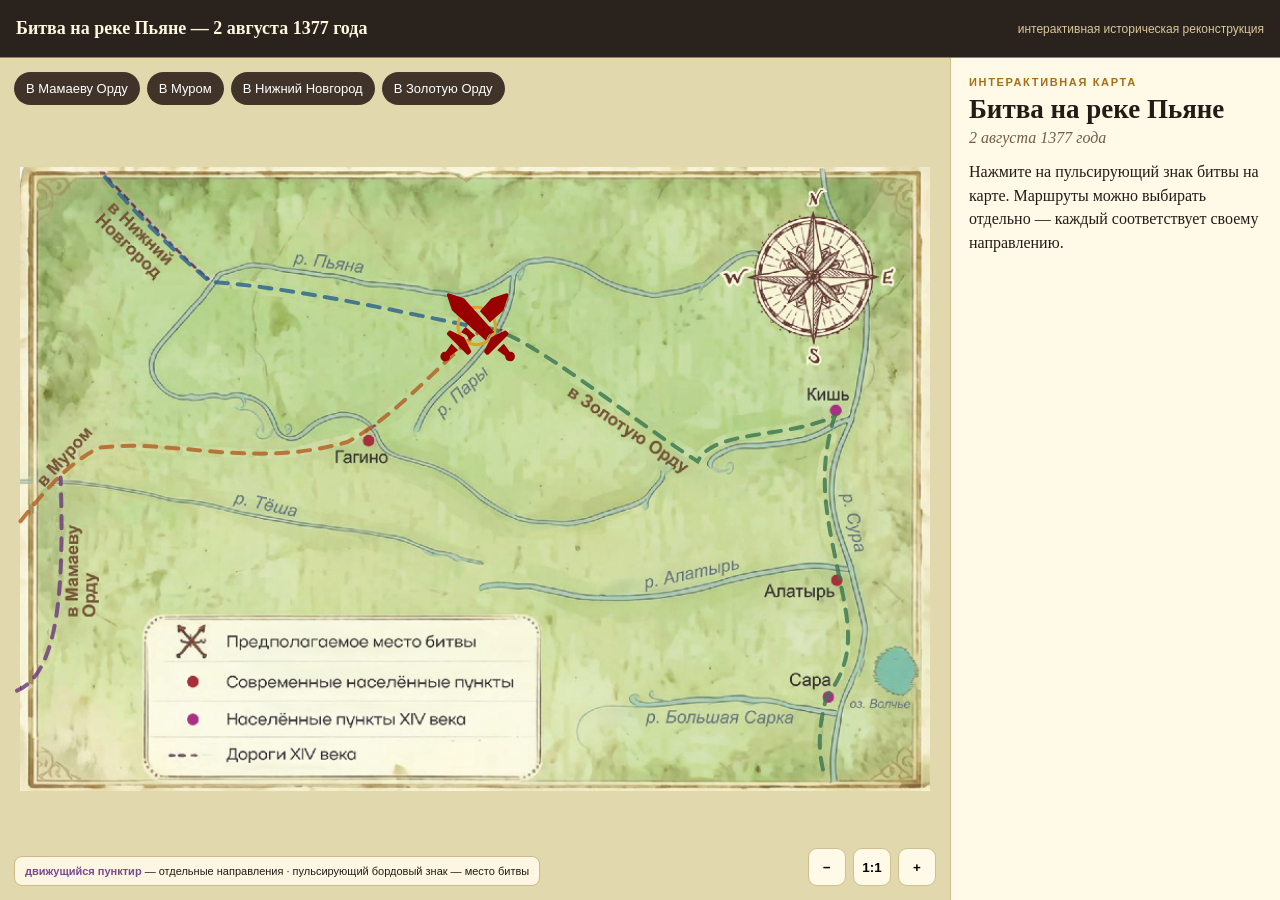
<file: modules/interactive_map_006/index.html>
<!doctype html>
<html lang="ru">
<head>
<meta charset="utf-8">
<meta name="viewport" content="width=device-width,initial-scale=1,viewport-fit=cover">
<title>Битва на реке Пьяне — 1377</title>
<style>
:root{--ink:#241b16;--paper:#e8dfb9;--panel:#fff9e8;--gold:#d8a328;--purple:#6d3b7d;--orange:#b36024;--blue:#2d638c;--green:#3b7851}
*{box-sizing:border-box}html,body{height:100%;margin:0;background:#171b17;color:var(--ink);font-family:Georgia,"Times New Roman",serif}
.shell{height:100dvh;display:grid;grid-template-rows:58px 1fr;background:var(--paper);overflow:hidden}
.header{display:flex;align-items:center;justify-content:space-between;padding:0 16px;background:#2a231d;color:#fff6df;border-bottom:1px solid #9c8048}
.header b{font-size:18px}.header span{font:12px Arial,sans-serif;color:#d9c79a}
.main{min-height:0;display:grid;grid-template-columns:minmax(0,1fr) 330px}
.map-pane{position:relative;overflow:hidden;background:#e2d8ad;min-width:0}
.viewport{position:absolute;inset:0;display:flex;align-items:center;justify-content:center;overflow:hidden;touch-action:none}
.stage{position:relative;width:min(96%,1120px);aspect-ratio:1417/970;transform-origin:center center;will-change:transform}
.stage>img{position:absolute;inset:0;width:100%;height:100%;object-fit:contain;pointer-events:none;user-select:none}
.overlay{position:absolute;inset:0;width:100%;height:100%;overflow:visible}
.route{fill:none!important;stroke-width:4!important;stroke-linecap:round;stroke-dasharray:12 10;vector-effect:non-scaling-stroke;opacity:.82;animation:dash 1.15s linear infinite}
.r-orda{stroke:var(--purple)!important}.r-murom{stroke:var(--orange)!important}.r-nnov{stroke:var(--blue)!important}.r-gold{stroke:var(--green)!important}
.route.focus{stroke-width:6!important;opacity:1;filter:drop-shadow(0 0 3px rgba(255,230,160,.8))}
@keyframes dash{to{stroke-dashoffset:-22}}
.battle-exact{pointer-events:none}
.battle-shape{fill:#990000!important;stroke:none!important}
50%{filter:drop-shadow(0 0 12px rgba(216,163,40,.95))}}

.battle-click{cursor:pointer}
.battle-hit{fill:transparent;stroke:none;pointer-events:all}
.battle-halo{fill:none;stroke:#d8a328;stroke-width:3;vector-effect:non-scaling-stroke;transform-box:fill-box;transform-origin:center;animation:battleHalo 1.55s ease-out infinite;pointer-events:none}
@keyframes battleHalo{0%{transform:scale(.72);opacity:.95}82%,100%{transform:scale(2.15);opacity:0}}
.controls{position:absolute;left:14px;top:14px;z-index:8;display:flex;gap:7px;flex-wrap:wrap}
.chip{border:1px solid rgba(73,55,38,.4);background:rgba(50,39,31,.92);color:#fff;border-radius:18px;padding:8px 11px;font:13px Arial,sans-serif;cursor:pointer}
.chip.active{box-shadow:0 0 0 2px #d6a32a inset}
.legend{position:absolute;left:14px;bottom:14px;z-index:7;background:rgba(255,249,232,.93);border:1px solid #cbbb89;border-radius:8px;padding:8px 10px;font:11px Arial,sans-serif}
.zoom{position:absolute;right:14px;bottom:14px;display:flex;gap:7px;z-index:7}
.zoom button{width:38px;height:38px;border-radius:9px;border:1px solid #cfbf8d;background:#fff9e8;font-weight:700;cursor:pointer}
.panel{min-height:0;overflow:auto;background:var(--panel);border-left:1px solid #cdbd8d;padding:18px}
.eyebrow{font:700 11px Arial,sans-serif;letter-spacing:.15em;text-transform:uppercase;color:#a76f14}
.panel h2{font-size:27px;margin:6px 0 4px}.period{font-style:italic;color:#755d44;margin-bottom:13px}
.hero{width:100%;aspect-ratio:16/9;object-fit:cover;border:1px solid #d4c598;border-radius:8px;background:#e9dfbd;display:none}
.caption{font:11px/1.35 Arial,sans-serif;color:#75654e;margin:6px 0 14px;display:none}
.body{font-size:16px;line-height:1.47}.source{display:none;margin-top:13px;color:#8a5d19;font:12px Arial,sans-serif}
.battle-button{width:100%;margin-top:15px;border:0;border-radius:8px;padding:11px;background:#8b2e2a;color:white;font:700 14px Arial,sans-serif;cursor:pointer;display:none}
.story-overlay{position:absolute;left:50%;top:50%;transform:translate(-50%,-50%);z-index:30;display:none;width:min(82%,920px);max-height:82%;grid-template-columns:minmax(300px,42%) minmax(0,1fr);gap:20px;background:rgba(255,249,232,.99);border:1px solid #bda66b;border-radius:12px;padding:24px 20px 20px;box-shadow:0 16px 44px rgba(39,29,18,.38);overflow:auto}
.story-overlay.open{display:grid}.story-overlay img{width:100%;height:auto;max-height:420px;object-fit:cover;border-radius:8px;border:1px solid #cab98b;align-self:start}
.story-copy{min-width:0;padding-right:4px}.story-copy h3{margin:4px 38px 10px 0;font-size:25px;line-height:1.12}.story-copy p{margin:0;font-size:16px;line-height:1.5}
.story-nav{display:flex;align-items:center;justify-content:space-between;margin-top:20px;gap:10px}.story-nav button{border:0;border-radius:7px;padding:9px 13px;background:#46362c;color:#fff;cursor:pointer}.story-count{font:13px Arial,sans-serif;color:#806c50}
.close-story{position:absolute;right:12px;top:12px;width:32px;height:32px;border:0;border-radius:50%;background:#3c3028;color:white;cursor:pointer;font-size:18px}
@media(max-width:760px){
 .shell{grid-template-rows:50px 1fr}.header{padding:0 10px}.header b{font-size:15px;white-space:nowrap;overflow:hidden;text-overflow:ellipsis}.header span{display:none}
 .main{grid-template-columns:1fr;grid-template-rows:56% 44%}.panel{border-left:0;border-top:1px solid #cdbd8d;padding:14px}.stage{width:99%}.controls{left:8px;top:8px;gap:5px}.chip{font-size:11px;padding:7px 8px}.zoom{display:none}.legend{left:8px;bottom:8px;font-size:9px}
 .story-overlay{width:94%;max-height:90%;grid-template-columns:1fr;gap:10px;padding:12px}.story-overlay img{max-height:190px}.story-copy h3{font-size:19px;margin-right:34px}.story-copy p{font-size:13px;line-height:1.4}.story-nav{margin-top:10px}.story-nav button{padding:7px 9px}
}
@media(max-width:760px) and (orientation:landscape){.main{grid-template-columns:66% 34%;grid-template-rows:1fr}.panel{border-left:1px solid #cdbd8d;border-top:0}}
@media(prefers-reduced-motion:reduce){.route,.battle-halo{animation:none}}
</style>
</head>
<body>
<div class="shell">
<header class="header"><b>Битва на реке Пьяне — 2 августа 1377 года</b><span>интерактивная историческая реконструкция</span></header>
<div class="main">
<section class="map-pane" id="mapPane">
 <div class="controls">
   <button class="chip route-btn" data-route="orda">В Мамаеву Орду</button>
   <button class="chip route-btn" data-route="murom">В Муром</button>
   <button class="chip route-btn" data-route="nnov">В Нижний Новгород</button>
   <button class="chip route-btn" data-route="gold">В Золотую Орду</button>
 </div>
 <div class="viewport" id="viewport"><div class="stage" id="stage">
  <img src="assets/map.png" alt="Карта района битвы на реке Пьяне">
  <svg class="overlay" viewBox="0 0 1417 970" aria-label="Интерактивные маршруты и место битвы">
   <g id="routes"><g id="route-orda" transform="matrix(0.076388140162 0 0 0.076377952756 -93.269919137466 -466.822047244095)"><metadata id="CorelCorpID_1Corel-Layer"/>
  <path class="route r-orda" d="M1180 16765c887,-381 952,-2243 888,-4335"/></g><g id="route-murom" transform="matrix(0.076388140162 0 0 0.076377952756 -93.269919137466 -466.822047244095)"><metadata id="CorelCorpID_2Corel-Layer"/>
  <path class="route r-murom" d="M1251 13318c445,-555 899,-1127 1581,-1492 1467,-209 3121,450 5081,-124 1007,-545 1836,-1570 2754,-2310"/></g><g id="route-nnov" transform="matrix(0.076388140162 0 0 0.076377952756 -93.269919137466 -466.822047244095)"><metadata id="CorelCorpID_3Corel-Layer"/>
  <path class="route r-nnov" d="M2974 6319c582,709 1308,1418 2126,2126 1923,150 3711,589 5638,965"/></g><g id="route-gold" transform="matrix(0.076388140162 0 0 0.076377952756 -93.269919137466 -466.822047244095)"><metadata id="CorelCorpID_4Corel-Layer"/>
  <path class="route r-gold" d="M10739 9384c811,112 2858,1811 4286,2717 330,-659 1770,-453 2787,-918 -460,1429 -26,2455 230,3987 120,756 -19,1222 -392,1719 -157,540 -204,1087 -32,1650"/></g></g>
   <g id="battleClick" class="battle-click"><circle class="battle-hit" cx="711" cy="247" r="56"/><circle class="battle-halo" cx="711" cy="247" r="29"/><g id="battleExact" class="battle-exact" transform="matrix(0.076388140162 0 0 0.076377952756 -93.269919137466 -466.822047244095)"><metadata id="CorelCorpID_5Corel-Layer"/>
  <path class="battle-shape" d="M10717 9643c4,-7 10,-20 14,-28 47,-94 34,-81 130,-129 8,-4 21,-10 28,-14 -15,-19 -35,-39 -51,-57 -17,-20 -34,-39 -51,-58l-98 -109c-2,-3 -4,-4 -6,-7l-59 -65c-3,-3 -4,-5 -6,-8l-33 -36c-22,-26 -50,-54 -71,-79 -14,-17 -40,-43 -51,-58l-46 -50c-14,-17 -36,-40 -52,-58l-33 -36c-4,-5 -8,-9 -12,-15 -5,-5 -9,-9 -13,-14 -4,-5 -9,-10 -13,-15 -9,-10 -18,-21 -29,-26 -26,-10 -56,-18 -83,-27 -27,-9 -55,-18 -82,-28l-124 -41c-40,-13 -59,14 -48,45l41 123c18,55 36,110 55,165 5,14 13,20 25,30l116 104c5,4 10,8 15,12l174 156c5,4 9,8 14,13l58 52c26,25 73,62 102,90l29 26c17,14 69,62 87,78l73 64zm-505 -171c29,18 86,37 111,60 22,21 47,89 62,111l43 -38c5,-4 10,-9 15,-13l58 -53 -24 -21c-9,-8 -16,-14 -25,-22 -29,-27 -69,-60 -97,-87l-49 -43c-4,5 -6,8 -11,13 -12,12 -47,54 -59,66l-24 27zm870 235c-16,13 -131,131 -132,133l141 103c4,3 7,5 11,8 3,2 6,4 9,7 0,1 -6,68 56,97 43,20 89,6 114,-19 25,-26 38,-73 17,-115 -9,-17 -22,-31 -38,-40 -22,-13 -33,-12 -61,-13 -11,-14 -20,-27 -30,-41l-87 -120zm-1179 161c-27,0 -42,1 -62,13 -16,10 -29,23 -37,40 -43,85 45,174 130,134 63,-29 56,-96 56,-97 5,-5 14,-10 20,-15l141 -103c0,-2 -116,-121 -132,-133 -13,16 -43,60 -58,80 -17,23 -42,60 -58,81zm1272 -354c7,-21 -8,-33 -17,-42 -36,-37 -38,-41 -78,-21 -14,6 -27,13 -41,20 -67,34 -141,69 -206,103 -9,5 -11,7 -16,16l-113 226c-22,43 -34,53 -3,84 8,8 22,24 32,29 20,11 35,-1 44,-10l340 -340c12,-12 54,-51 58,-65zm-1250 -4c2,15 18,28 26,35 11,11 20,21 31,31l340 340c34,35 51,12 76,-14 8,-8 23,-19 20,-40 -1,-10 -33,-70 -40,-83l-82 -165c-21,-43 -13,-33 -65,-59l-206 -103c-42,-21 -43,-20 -79,18 -9,8 -24,19 -21,40zm671 -465l102 114c2,2 3,4 5,6l83 93c5,5 9,9 13,15 9,-5 23,-21 32,-28l126 -112c3,-3 6,-5 8,-7l103 -91c9,-10 20,-50 25,-65l75 -225c5,-16 13,-31 4,-47 -16,-31 -52,-11 -85,0l-224 74c-15,6 -33,10 -41,19l-49 55c-18,22 -46,50 -64,72 -12,15 -45,48 -57,62 -11,14 -26,29 -35,40l-21 25z"/></g></g>
  </svg>
 </div></div>
 <div class="story-overlay" id="story">
   <button class="close-story" id="closeStory">×</button>
   <img id="storyImg" src="assets/stage_1.jpg" alt="Реконструкция этапа битвы">
   <div class="story-copy">
     <div class="eyebrow">Ход битвы</div>
     <h3 id="storyTitle"></h3>
     <p id="storyText"></p>
     <div class="story-nav"><button id="prevStage">‹ Назад</button><span class="story-count" id="storyCount"></span><button id="nextStage">Далее ›</button></div>
   </div>
 </div>
 <div class="legend"><b style="color:#78498c">движущийся пунктир</b> — отдельные направления · пульсирующий бордовый знак — место битвы</div>
 <div class="zoom"><button id="minus">−</button><button id="reset">1:1</button><button id="plus">+</button></div>
</section>
<aside class="panel">
 <div class="eyebrow" id="eye">Интерактивная карта</div>
 <h2 id="title">Битва на реке Пьяне</h2>
 <div class="period" id="period">2 августа 1377 года</div>
 <img class="hero" id="hero" src="assets/battle_reconstruction.jpg" alt="Реконструкция битвы на реке Пьяне">
 <div class="caption" id="caption">Художественная реконструкция события.</div>
 <div class="body" id="body">Нажмите на пульсирующий знак битвы на карте. Маршруты можно выбирать отдельно — каждый соответствует своему направлению.</div>
 <a class="source" id="source" href="https://bigenc.ru/c/bitva-na-p-iane-1377-fa7eb3" target="_blank" rel="noopener">Источник ↗</a>
 <button class="battle-button" id="battleStory">Ход битвы</button>
</aside>
</div></div>
<script>
const routeInfo={
 orda:["Путь в Мамаеву Орду","Юго-западное направление","Маршрут показывает направление к владениям Мамаевой Орды. В 1377 году силы Араб-шаха, действовавшие в ордынском политическом пространстве, внезапно атаковали русское войско у Пьяны."],
 murom:["Путь в Муром","Западное направление","Муромская рать входила в число сил, направленных на помощь Нижегородскому княжеству. На карте этот путь выделен как самостоятельное западное направление."],
 nnov:["Путь в Нижний Новгород","Северо-западное направление","После разгрома русской рати ордынцы стремительно двинулись к Нижнему Новгороду. 5 августа они вошли в город и разоряли его несколько дней."],
 gold:["Путь в Золотую Орду","Восточное направление","Отдельный маршрут к Золотой Орде показывает восточное направление сухопутных связей региона и помещает район Пьяны в более широкую систему дорог XIV века."]
};
document.querySelectorAll(".route-btn").forEach(btn=>btn.addEventListener("click",()=>{
 const key=btn.dataset.route;
 document.querySelectorAll(".route").forEach(x=>x.classList.remove("focus"));
 document.getElementById("route-"+key).querySelectorAll(".route").forEach(x=>x.classList.add("focus"));
 document.querySelectorAll(".route-btn").forEach(x=>x.classList.toggle("active",x===btn));
 const d=routeInfo[key];
 eye.textContent="Маршрут";title.textContent=d[0];period.textContent=d[1];hero.style.display="none";caption.style.display="none";body.textContent=d[2];source.style.display="none";battleStory.style.display="none";
}));

const eye=document.getElementById("eye"),title=document.getElementById("title"),period=document.getElementById("period"),hero=document.getElementById("hero"),caption=document.getElementById("caption"),body=document.getElementById("body"),source=document.getElementById("source"),battleStory=document.getElementById("battleStory");
function showBattle(){
 eye.textContent="Событие";title.textContent="Битва на реке Пьяне";period.textContent="2 августа 1377 года";
 hero.style.display="block";caption.style.display="block";body.textContent="Русские полки достигли района реки Пары, правого притока Пьяны. Ордынцы, разделившись на несколько полков, внезапно ударили по неготовому к бою войску. Началось беспорядочное отступление к Пьяне; многие воины погибли и утонули, среди них князь Иван Дмитриевич.";
 source.style.display="inline-block";battleStory.style.display="block";
}
document.getElementById("battleClick").addEventListener("click",showBattle);

const STEPS=[
 {title:"Сбор русских сил",text:"Летом 1377 года нижегородский князь Дмитрий Константинович, узнав о приближении Араб-шаха, обратился за помощью к Дмитрию Ивановичу. К нижегородской рати присоединились московские воеводы, а также силы из других русских земель.",img:"assets/stage_1.jpg",routes:["nnov","murom"]},
 {title:"Ожидание у Пьяны",text:"Русское войско вышло в район Пьяны. Получив известие, будто противник находится далеко, ратники потеряли бдительность: оружие и доспехи не держали наготове, часть князей и бояр занималась охотой.",img:"assets/stage_2.jpg",routes:[]},
 {title:"Внезапный удар",text:"2 августа силы Араб-шаха внезапно атаковали русское войско. Удар пришёлся по неготовым к организованному бою полкам, и быстро началось беспорядочное отступление.",img:"assets/stage_3.jpg",routes:["orda"]},
 {title:"Бегство через Пьяну",text:"Отступающие русские воины оказались прижаты к реке. Многие бросились в воду и утонули. Среди погибших был князь Иван Дмитриевич.",img:"assets/stage_4.jpg",routes:[]},
 {title:"Поход на Нижний Новгород",text:"После победы ордынцы стремительно двинулись к столице княжества. 5 августа они вошли в Нижний Новгород, грабили и жгли город, а затем разоряли окрестные земли.",img:"assets/stage_5.jpg",routes:["nnov"]}
];
let step=0;
function focusRoutes(keys){
 document.querySelectorAll(".route").forEach(r=>{r.classList.remove("focus");r.style.opacity=keys.length?".22":".82"});
 keys.forEach(k=>document.getElementById("route-"+k).querySelectorAll(".route").forEach(r=>{r.classList.add("focus");r.style.opacity="1"}));
}
function renderStep(){
 const s=STEPS[step];storyImg.src=s.img;storyTitle.textContent=s.title;storyText.textContent=s.text;storyCount.textContent=`${step+1} / ${STEPS.length}`;
prevStage.style.visibility = step === 0 ? "hidden" : "visible";
nextStage.style.visibility = step === STEPS.length - 1 ? "hidden" : "visible";
focusRoutes(s.routes);
}
const story=document.getElementById("story"),storyImg=document.getElementById("storyImg"),storyTitle=document.getElementById("storyTitle"),storyText=document.getElementById("storyText"),storyCount=document.getElementById("storyCount");
function startStory(){story.classList.add("open");step=0;renderStep();}
function stopStory(){story.classList.remove("open");document.querySelectorAll(".route").forEach(r=>{r.classList.remove("focus");r.style.opacity=".82"});}
battleStory.addEventListener("click",startStory);closeStory.addEventListener("click",stopStory);
nextStage.addEventListener("click",()=>{step=Math.min(STEPS.length-1,step+1);renderStep()});
prevStage.addEventListener("click",()=>{step=Math.max(0,step-1);renderStep()});

let scale=1,txp=0,typ=0,drag=false,sx0=0,sy0=0;const stage=document.getElementById("stage"),vp=document.getElementById("viewport");
function apply(){stage.style.transform=`translate(${txp}px,${typ}px) scale(${scale})`}
plus.onclick=()=>{scale=Math.min(2.3,scale+.2);apply()};minus.onclick=()=>{scale=Math.max(.8,scale-.2);apply()};reset.onclick=()=>{scale=1;txp=typ=0;apply()};
vp.addEventListener("pointerdown",e=>{if(e.target.closest(".battle-click"))return;drag=true;sx0=e.clientX-txp;sy0=e.clientY-typ;vp.setPointerCapture(e.pointerId)});
vp.addEventListener("pointermove",e=>{if(!drag)return;txp=e.clientX-sx0;typ=e.clientY-sy0;apply()});vp.addEventListener("pointerup",()=>drag=false);
</script>
</body></html>
</file>
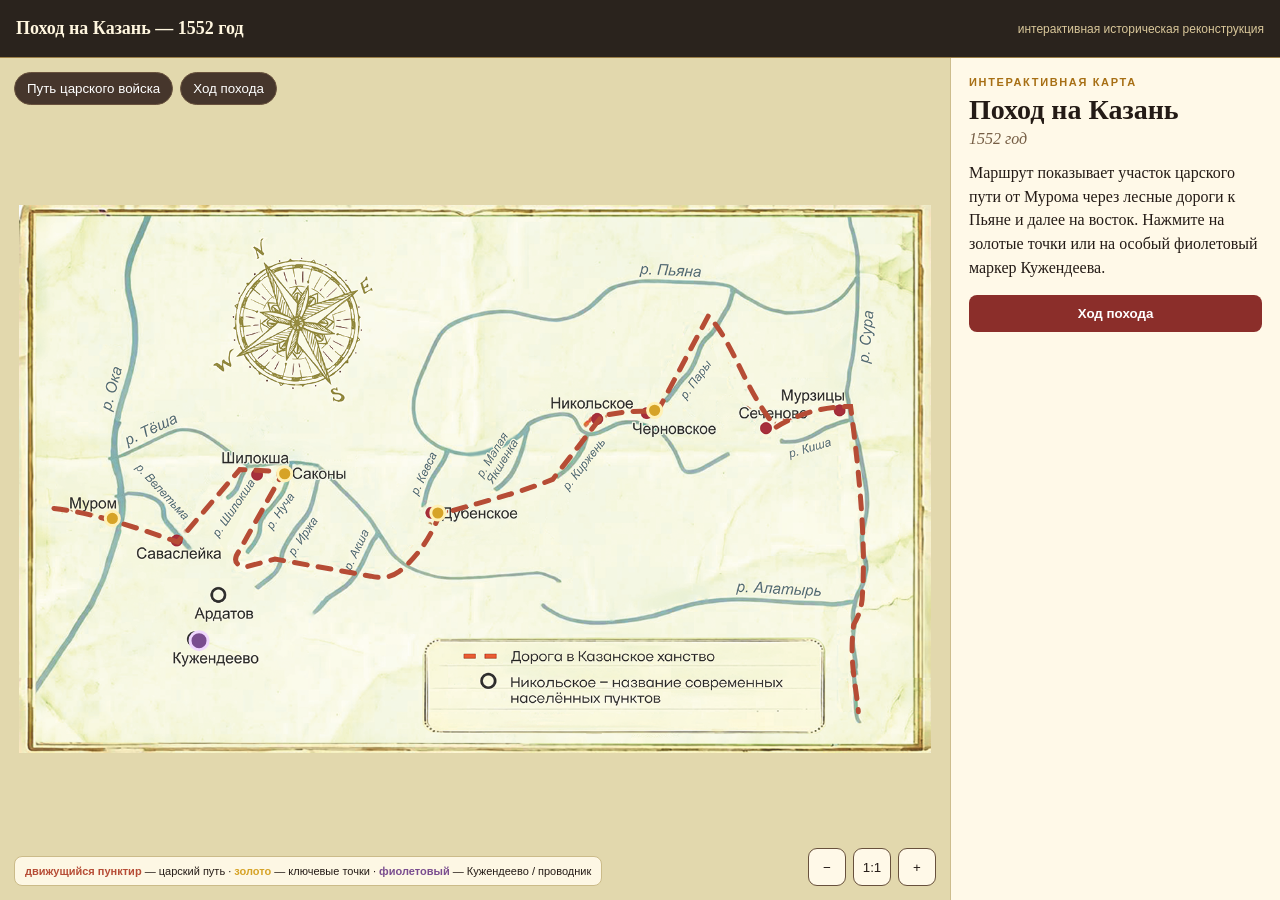
<file: modules/interactive_map_007/index.html>
<!doctype html><html lang="ru"><head><meta charset="utf-8"><meta name="viewport" content="width=device-width,initial-scale=1,viewport-fit=cover"><title>Поход на Казань — 1552</title><style>
*{box-sizing:border-box}html,body{height:100%;margin:0;background:#171b17;color:#241b16;font-family:Georgia,"Times New Roman",serif}.shell{height:100dvh;display:grid;grid-template-rows:58px 1fr;background:#e8dfb9;overflow:hidden}.head{display:flex;align-items:center;justify-content:space-between;padding:0 16px;background:#2a231d;color:#fff6df;border-bottom:1px solid #9c8048}.head b{font-size:18px}.head span{font:12px Arial;color:#d9c79a}.main{min-height:0;display:grid;grid-template-columns:minmax(0,1fr) 330px}.map{position:relative;overflow:hidden;background:#e2d8ad}.viewport{position:absolute;inset:0;display:flex;align-items:center;justify-content:center;overflow:hidden;touch-action:none}.stage{position:relative;width:min(96%,1180px);aspect-ratio:1417/850;transform-origin:center}.stage>img{position:absolute;inset:0;width:100%;height:100%;object-fit:contain;pointer-events:none}.overlay{position:absolute;inset:0;width:100%;height:100%}.route{fill:none;stroke:#b64c35;stroke-width:5;stroke-linecap:round;stroke-dasharray:13 11;vector-effect:non-scaling-stroke;animation:dash 1.1s linear infinite}.route.is-hidden{display:none}@keyframes dash{to{stroke-dashoffset:-24}}.city{fill:#d6a327;stroke:#fff1b5;stroke-width:3;vector-effect:non-scaling-stroke;cursor:pointer;transform-box:fill-box;transform-origin:center;animation:pulse 1.8s ease-in-out infinite}.guide{fill:#7a4d8f;stroke:#f1d8ff;stroke-width:3;vector-effect:non-scaling-stroke;cursor:pointer;transform-box:fill-box;transform-origin:center;animation:pulse2 1.55s ease-in-out infinite}@keyframes pulse{50%{filter:drop-shadow(0 0 8px #d6a327);transform:scale(1.16)}}@keyframes pulse2{50%{filter:drop-shadow(0 0 10px #7a4d8f);transform:scale(1.2)}}.controls{position:absolute;left:14px;top:14px;z-index:5;display:flex;gap:7px}.controls button,.zoom button{border:1px solid #68513d;background:#46362c;color:#fff;border-radius:18px;padding:8px 12px;cursor:pointer}.legend{position:absolute;left:14px;bottom:14px;background:#fff9e8eF;border:1px solid #cbbb89;border-radius:8px;padding:8px 10px;font:11px Arial}.zoom{position:absolute;right:14px;bottom:14px;display:flex;gap:7px}.zoom button{width:38px;height:38px;padding:0;background:#fff9e8;color:#241b16;border-radius:9px}.panel{min-height:0;overflow:auto;background:#fff9e8;border-left:1px solid #cdbd8d;padding:18px}.eye{font:700 11px Arial;letter-spacing:.15em;text-transform:uppercase;color:#a76f14}.panel h2{font-size:28px;margin:6px 0 4px}.period{font-style:italic;color:#755d44;margin-bottom:13px}.hero{width:100%;aspect-ratio:16/9;object-fit:cover;border:1px solid #d4c598;border-radius:8px;display:none}.cap{font:11px/1.35 Arial;color:#75654e;margin:6px 0 14px;display:none}.body{font-size:16px;line-height:1.48}.source{display:none;margin-top:14px;color:#8a5d19;font:12px Arial}.guidebox{margin-top:15px;padding:12px;background:#f4ead0;border-left:3px solid #7a4d8f;display:none;font-size:14px;line-height:1.4}.storybtn{display:block;width:100%;margin-top:16px;border:0;border-radius:8px;padding:11px;background:#8b2e2a;color:#fff;font-weight:700;cursor:pointer}.story{position:absolute;left:50%;top:50%;transform:translate(-50%,-50%);z-index:20;display:none;width:min(82%,900px);max-height:82%;grid-template-columns:40% 1fr;gap:20px;background:#fff9e8;border:1px solid #bda66b;border-radius:12px;padding:22px;box-shadow:0 16px 44px #271d1260;overflow:auto}.story.open{display:grid}.story img{width:100%;aspect-ratio:16/9;object-fit:cover;border-radius:8px}.story h3{font-size:25px;margin:3px 35px 10px 0}.story p{font-size:16px;line-height:1.5}.nav{display:flex;justify-content:space-between;align-items:center;margin-top:18px}.nav button,.close{border:0;background:#46362c;color:white;border-radius:7px;padding:9px 12px;cursor:pointer}.close{position:absolute;right:12px;top:12px;border-radius:50%;width:32px;height:32px;padding:0}.count{font:13px Arial;color:#806c50}
@media(max-width:760px){html,body{width:100%;max-width:100%;overflow-x:hidden}.shell{width:100%;max-width:100%;grid-template-rows:50px 1fr}.head b{font-size:14px}.head span{display:none}.main{width:100%;max-width:100%;min-width:0;grid-template-columns:minmax(0,1fr);grid-template-rows:56% 44%}.map,.viewport,.panel{min-width:0;max-width:100%}.panel{width:100%;border-left:0;border-top:1px solid #cdbd8d;padding:13px;overflow-x:hidden}.stage{width:99%}.route{stroke-width:2.25;stroke-dasharray:8 7}.story{width:94%;max-height:90%;grid-template-columns:1fr;padding:14px;gap:9px}.story img{max-height:180px}.story h3{font-size:19px}.story p{font-size:13px}.zoom{display:none}.controls{left:8px;top:8px}.legend{left:8px;bottom:8px;font-size:9px}}
</style></head><body><div class="shell"><header class="head"><b>Поход на Казань — 1552 год</b><span>интерактивная историческая реконструкция</span></header><div class="main"><section class="map"><div class="controls"><button id="routeBtn">Путь царского войска</button><button id="storyBtn">Ход похода</button></div><div class="viewport" id="vp"><div class="stage" id="stage"><img src="assets/map.png"><svg class="overlay" viewBox="0 0 1417 850"><path id="route" class="route" d="M54.3 471.4 C113.4 478 178.9 499.9 246.5 523.7 L343.0 411.1 L411.3 414.4 L342.2 537.4 C331.3 552.1 337.1 561.2 352.7 562.3 L397.7 550.2 L546.3 576.7 C564.3 580.9 579.0 578.2 590.6 569.5 C621.5 544.9 641.5 511.9 653.2 481.0 C711.9 462.8 764.9 451.8 829.2 426.4 L905.5 328.3 C932.3 321.2 964.7 318.3 991.5 321.9 L1071.0 172.3 C1110.1 213.0 1129.1 290.7 1176.3 345.1 C1211.6 323.6 1250.3 313.1 1292.1 313.0 C1306.1 420.9 1315.8 522.7 1310.5 604.8 C1310.2 621.7 1305.7 637.5 1296.8 652.2 C1289.6 710.2 1300.5 743.7 1304.1 787.2"/>
<g id="cities"><ellipse class="city" data-key="murom" cx="145.0" cy="487.0" rx="11" ry="11"/><ellipse class="city" data-key="sakony" cx="412.8" cy="417.6" rx="11" ry="11"/><ellipse class="city" data-key="dub" cx="650.8" cy="478.5" rx="11" ry="11"/><ellipse class="city" data-key="pyana" cx="987.6" cy="319.0" rx="11" ry="11"/></g><ellipse class="guide" data-key="kug" cx="279.7" cy="676.9" rx="14" ry="14"/></svg></div></div><div class="story" id="story"><button class="close" id="close">×</button><img id="simg"><div><div class="eye">Ход похода</div><h3 id="stitle"></h3><p id="stext"></p><div class="nav"><button id="prev">‹ Назад</button><span class="count" id="count"></span><button id="next">Далее ›</button></div></div></div><div class="legend"><b style="color:#b64c35">движущийся пунктир</b> — царский путь · <b style="color:#d6a327">золото</b> — ключевые точки · <b style="color:#7a4d8f">фиолетовый</b> — Кужендеево / проводник</div><div class="zoom"><button id="minus">−</button><button id="reset">1:1</button><button id="plus">+</button></div></section><aside class="panel"><div class="eye" id="eye">Интерактивная карта</div><h2 id="title">Поход на Казань</h2><div class="period" id="period">1552 год</div><img class="hero" id="hero"><div class="cap" id="cap"></div><div class="body" id="body">Маршрут показывает участок царского пути от Мурома через лесные дороги к Пьяне и далее на восток. Нажмите на золотые точки или на особый фиолетовый маркер Кужендеева.</div><a class="source" id="source" target="_blank" rel="noopener">Источник ↗</a><div class="guidebox" id="guidebox"></div><button class="storybtn" id="storySide">Ход похода</button></aside></div></div><script>
const DATA={murom:{e:'Населённый пункт',t:'Муром',p:'Июль 1552 года',img:'assets/stage_1.jpg',cap:'Художественная реконструкция выхода царского войска из Мурома летом 1552 года.',text:'В июле 1552 года Муром стал важной исходной точкой казанского похода Ивана IV. Здесь сосредоточивались полки и происходила переправа через Оку. Козьмодемьянская церковь, построенная в 1564 году, по местному преданию стоит на месте царского походного шатра.',url:'https://museum-murom.ru/projects/virtual-history/kozmodemyanskaya-cerkov'},sakony:{e:'Ключевая точка пути',t:'Саконы',p:'24 июля 1552 года',img:'assets/stage_2.jpg',cap:'Художественная реконструкция движения царского войска по Саконской дороге.',text:'После перехода через Оку войско двигалось через Саконский лес. Историческая традиция связывает Саконское городище с одним из станов царского войска; в старой местной церкви сохранялась памятная надпись о пребывании Ивана IV 24 июля 1552 года.',url:'https://ru.wikipedia.org/wiki/Саконы_(село,_Нижегородская_область)'},dub:{e:'Царский стан',t:'Дубенское',p:'Поход 1552 года',img:'assets/dubenskoe.jpg',cap:'Художественная реконструкция царского стана у Дубенского во время похода 1552 года.',text:'Близ Дубенского на реке Кевсе располагался один из станов войска. В XIX веке архимандрит Макарий записал местное предание о мраморном столбе и образе Введения Богородицы, поставленных в память о походе. Позднее эти реликвии хранились в Дубенской церкви.',url:'https://old.museum-murom.ru/nauch-rab/uvar-v/cerkovnoe-stroitelstvo'},pyana:{e:'Этап маршрута',t:'Стан у Пьяны',p:'Лето 1552 года',img:'assets/stage_4.jpg',cap:'Художественная реконструкция движения царского войска к Пьяне.',text:'Далее царская рать выходила к бассейну Пьяны. Этот участок был особенно важен для выбора дороги: лесистая местность, речные долины и необходимость обходить неудобные переправы делали знание местности существенной частью движения большого войска.',url:'https://books.yandex.ru/books/kNelbvJg/read-online'},kug:{e:'Проводник',t:'Кужендеево',p:'Казанский поход 1552 года',img:'assets/kug_user.jpg',cap:'Художественная реконструкция проводника царского войска на пути через мордовские земли.',text:'С Кужендеевом связывают Ивана Кельдяева по прозвищу Дружина — мордовского служилого человека, участвовавшего в Казанском походе. Источники и позднейшая традиция называют его проводником на пути через мордовские земли; в 1564 году Ивашка Кельдяев получил царскую жалованную грамоту.',url:'https://old.museum-murom.ru/nauch-rab/uvar-v/cerkovnoe-stroitelstvo'}};
const eye=document.getElementById('eye'),title=document.getElementById('title'),period=document.getElementById('period'),hero=document.getElementById('hero'),cap=document.getElementById('cap'),body=document.getElementById('body'),source=document.getElementById('source'),guidebox=document.getElementById('guidebox');function show(k){const d=DATA[k];eye.textContent=d.e;title.textContent=d.t;period.textContent=d.p;hero.src=d.img;hero.style.display='block';cap.textContent=d.cap;cap.style.display='block';body.textContent=d.text;source.href=d.url;source.style.display='inline-block';guidebox.style.display=d.note?'block':'none';guidebox.textContent=d.note||''}document.querySelectorAll('[data-key]').forEach(x=>x.addEventListener('click',e=>{e.stopPropagation();show(x.dataset.key)}));routeBtn.onclick=()=>document.getElementById('route').classList.toggle('is-hidden');
const STEPS=[
['Выход из Мурома','В июле 1552 года основные силы выступили из Мурома. Переправа через Оку открывала путь в лесистые земли к востоку.','assets/stage_1.jpg'],
['Саконская дорога','Войско двигалось через Саконский лес. Летописная и местная традиция фиксирует последовательность станов у Велетьмы, Шилокши и Саконского городища.','assets/stage_2.jpg'],
['Через лесные дороги','На этом участке движение огромной рати зависело от дорог, речных долин и знания местности. Проводники помогали выбирать проходимые направления и обходить сложные участки.','assets/stage_3.jpg'],
['К Пьяне','Маршрут выводил войско к бассейну Пьяны. Отсюда движение продолжалось на восток, к Свияжску и Казани.','assets/stage_4.jpg'],
['Дальше на Казань','Пройдя этот участок, царское войско продолжило поход через мордовские и чувашские земли. В августе силы сосредоточились у Свияжска перед решающим этапом кампании.','assets/stage_5.jpg'],
['Осада Казани','23 августа 1552 года русское войско подошло к Казани и приступило к осаде. Вокруг города были устроены укреплённые позиции и батареи; артиллерия обстреливала стены, а сапёры вели подкопы под городские укрепления.','assets/stage_6.png'],
['Взятие Казани','2 октября 1552 года после взрывов подкопов русские войска начали общий штурм Казани. После ожесточённых боёв город был взят. Падение Казани стало решающим итогом кампании 1552 года и положило конец независимости Казанского ханства.','assets/stage_7.png']
];let si=0;const story=document.getElementById('story'),simg=document.getElementById('simg'),stitle=document.getElementById('stitle'),stext=document.getElementById('stext'),count=document.getElementById('count');function render(){let s=STEPS[si];simg.src=s[2];stitle.textContent=s[0];stext.textContent=s[1];count.textContent=`${si+1} / ${STEPS.length}`;prev.style.visibility=si===0?'hidden':'visible';next.style.visibility=si===STEPS.length-1?'hidden':'visible'}function start(){story.classList.add('open');si=0;render()}storyBtn.onclick=start;
storySide.onclick=start;
document.getElementById('close').addEventListener('click',()=>story.classList.remove('open'));prev.onclick=()=>{si=Math.max(0,si-1);render()};next.onclick=()=>{si=Math.min(STEPS.length-1,si+1);render()};let scale=1,tx=0,ty=0,drag=false,sx=0,sy=0;function apply(){stage.style.transform=`translate(${tx}px,${ty}px) scale(${scale})`}plus.onclick=()=>{scale=Math.min(2.3,scale+.2);apply()};minus.onclick=()=>{scale=Math.max(.8,scale-.2);apply()};reset.onclick=()=>{scale=1;tx=ty=0;apply()};vp.addEventListener('pointerdown',e=>{if(e.target.closest('[data-key], .story, .story button'))return;drag=true;sx=e.clientX-tx;sy=e.clientY-ty;vp.setPointerCapture(e.pointerId)});vp.addEventListener('pointermove',e=>{if(!drag)return;tx=e.clientX-sx;ty=e.clientY-sy;apply()});vp.addEventListener('pointerup',()=>drag=false);
</script></body></html>
</file>
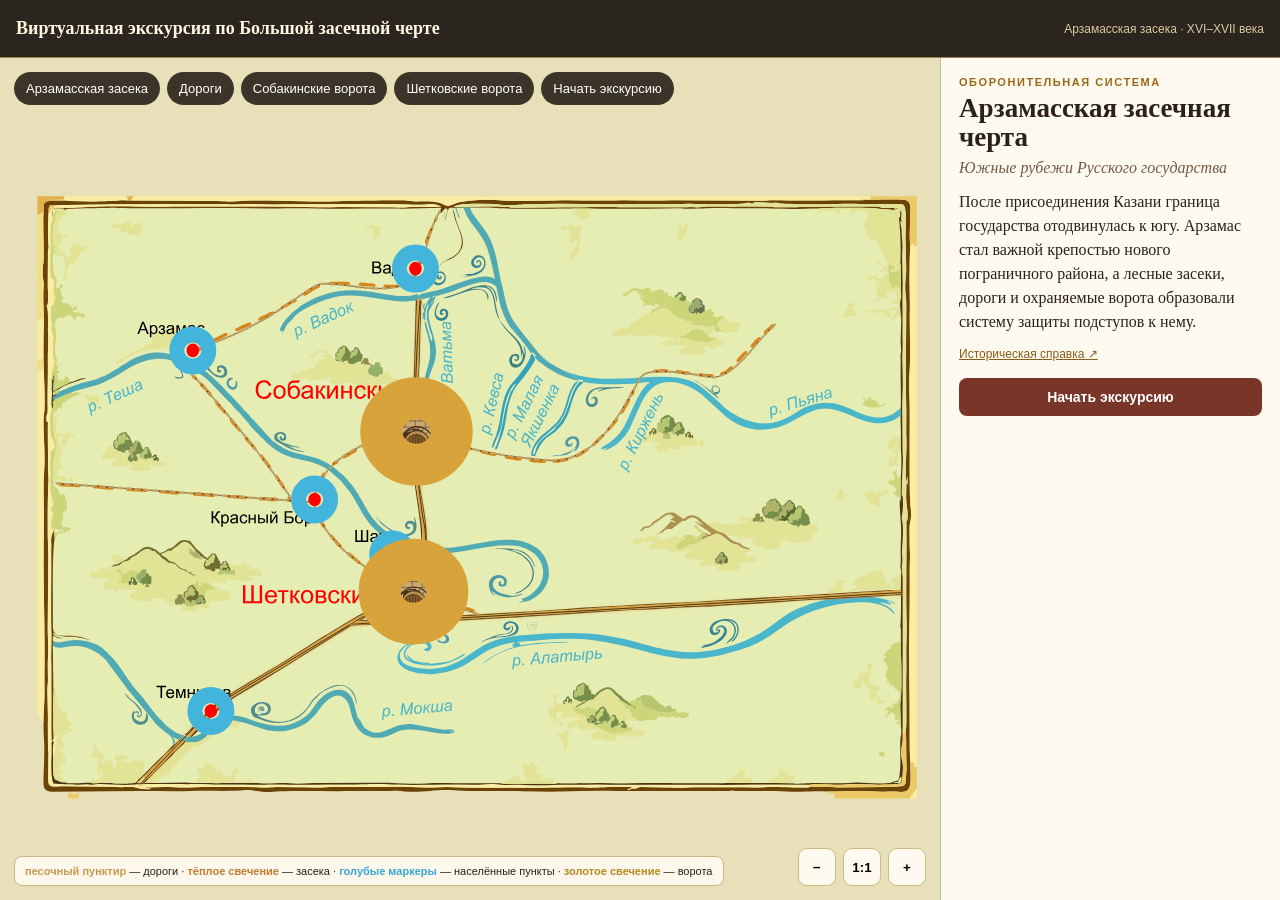
<file: modules/interactive_map_008/index.html>
<!doctype html>
<html lang="ru"><head><meta charset="utf-8"><meta name="viewport" content="width=device-width,initial-scale=1,viewport-fit=cover">
<title>Виртуальная экскурсия по Большой засечной черте</title>
<style>
:root{--paper:#efe7c6;--panel:#fffaf0;--ink:#2b2119;--brown:#7b4b24;--gold:#d7a52d;--dark:#2d261f}
*{box-sizing:border-box}html,body{margin:0;height:100%;background:#171a16;color:var(--ink);font-family:Georgia,'Times New Roman',serif}
.shell{height:100dvh;display:grid;grid-template-rows:58px 1fr;background:var(--paper);overflow:hidden}
.header{display:flex;align-items:center;justify-content:space-between;padding:0 16px;background:#2b251f;color:#fff7df;border-bottom:1px solid #9b8047}
.header b{font-size:18px}.header span{font:12px Arial,sans-serif;color:#dbc99e}
.main{min-height:0;display:grid;grid-template-columns:minmax(0,1fr) 340px}
.map-pane{position:relative;min-width:0;overflow:hidden;background:#e7e0b9}
.viewport{position:absolute;inset:0;display:flex;align-items:center;justify-content:center;overflow:hidden;touch-action:none}
.stage{position:relative;width:min(97%,1180px);aspect-ratio:19500/15100;transform-origin:center;will-change:transform}
.stage svg{position:absolute;inset:0;width:100%;height:100%;display:block;overflow:visible}
#roads{opacity:.7}#zaseka{cursor:pointer}#sobakinskie-gates,#shetkovskie-gates{cursor:pointer;transform-box:fill-box;transform-origin:center;transition:filter .2s,transform .18s ease}
#sobakinskie-gates:hover,#shetkovskie-gates:hover{transform:scale(1.09);filter:drop-shadow(0 0 75px #d7a52d) drop-shadow(0 0 35px #fff2a0)}
.gate-focus{filter:drop-shadow(0 0 75px #d7a52d) drop-shadow(0 0 35px #fff2a0)}
.zaseka-flow{fill:none!important;stroke:#e1a94b!important;stroke-width:128!important;stroke-linecap:round;pointer-events:none;opacity:.28;animation:zasekaPulse 2.15s ease-in-out infinite;filter:drop-shadow(0 0 34px rgba(224,160,60,.78))}
@keyframes zasekaPulse{0%,100%{opacity:.22;filter:drop-shadow(0 0 18px rgba(224,160,60,.42))}50%{opacity:.78;filter:drop-shadow(0 0 54px rgba(241,182,74,.95))}}
#roads{cursor:pointer}
.road-flow{fill:none!important;stroke:#c9a768!important;stroke-width:46!important;stroke-linecap:round;stroke-dasharray:105 82;animation:roadFlow 1.25s linear infinite;pointer-events:none;opacity:.9;filter:drop-shadow(0 0 12px rgba(105,78,39,.35))}
@keyframes roadFlow{to{stroke-dashoffset:-187}}
#cities ellipse{cursor:pointer;transform-box:fill-box;transform-origin:center;transition:filter .18s,fill .18s,transform .18s ease}
#cities ellipse:hover{fill:#3ca9cf!important;transform:scale(1.32);filter:drop-shadow(0 0 34px rgba(73,184,221,.95))}
.city-focus{fill:#3ca9cf!important;filter:drop-shadow(0 0 34px rgba(73,184,221,.95))}
.city-ring{fill:none;stroke:#43b4dc;stroke-width:32;vector-effect:non-scaling-stroke;pointer-events:none;transform-box:fill-box;transform-origin:center;animation:cityRing 1.8s ease-out infinite}
@keyframes cityRing{0%{transform:scale(.72);opacity:.85}100%{transform:scale(1.95);opacity:0}}
.gate-ring{fill:none;stroke:#d8a33b;stroke-width:42;vector-effect:non-scaling-stroke;transform-box:fill-box;transform-origin:center;animation:ring 1.7s ease-out infinite;pointer-events:none}
@keyframes ring{0%{transform:scale(.72);opacity:.9}100%{transform:scale(1.55);opacity:0}}
.controls{position:absolute;left:14px;top:14px;z-index:9;display:flex;gap:7px;flex-wrap:wrap}
.chip{border:1px solid rgba(73,55,38,.4);background:rgba(48,39,31,.93);color:white;border-radius:18px;padding:8px 11px;font:13px Arial,sans-serif;cursor:pointer}
.chip:hover,.chip.active{box-shadow:0 0 0 2px #d6a32a inset}
.legend{position:absolute;left:14px;bottom:14px;z-index:8;background:rgba(255,250,240,.94);border:1px solid #c8b782;border-radius:8px;padding:8px 10px;font:11px Arial,sans-serif}
.zoom{position:absolute;right:14px;bottom:14px;display:flex;gap:7px;z-index:8}.zoom button{width:38px;height:38px;border:1px solid #cdbb84;border-radius:9px;background:#fffaf0;font-weight:700;cursor:pointer}
.panel{min-height:0;overflow:auto;background:var(--panel);border-left:1px solid #cdbd8d;padding:18px}
.eyebrow{font:700 11px Arial,sans-serif;letter-spacing:.14em;text-transform:uppercase;color:#9b6818}
.panel h2{font-size:27px;line-height:1.08;margin:6px 0 7px}.period{font-style:italic;color:#725b43;margin-bottom:13px}.body{font-size:16px;line-height:1.5}

.diagram .forest{height:150px;background:linear-gradient(180deg,#d9d5a2 0 45%,#b8a36b 46% 100%);position:relative}
.tree{position:absolute;width:8px;height:88px;background:#60472d;bottom:18px;transform-origin:bottom center;border-radius:4px}.tree:after{content:'';position:absolute;width:54px;height:54px;border-radius:50%;background:#607443;left:-23px;top:-22px;box-shadow:18px 8px 0 #6d7e4c,-16px 9px 0 #71814f}
.fallen{transform:rotate(67deg)}.diagram-label{position:absolute;left:10px;bottom:8px;background:rgba(255,250,240,.9);padding:5px 7px;border-radius:5px;font:11px Arial,sans-serif}
.source{display:inline-block;margin-top:13px;color:#8a5d19;font:12px Arial,sans-serif}
.story-btn{width:100%;margin-top:16px;border:0;border-radius:8px;padding:11px;background:#7a3529;color:white;font:700 14px Arial,sans-serif;cursor:pointer}
.story{position:absolute;left:50%;top:50%;transform:translate(-50%,-50%);z-index:30;display:none;width:min(84%,930px);max-height:84%;grid-template-columns:minmax(270px,38%) 1fr;gap:20px;background:rgba(255,250,240,.99);border:1px solid #bca66d;border-radius:12px;padding:22px;box-shadow:0 18px 50px rgba(40,30,20,.4);overflow:auto}
.story.open{display:grid}.story-visual{min-height:250px;border-radius:9px;border:1px solid #c8b782;background:#e8dfb7;position:relative;overflow:hidden;align-self:start}
.story-copy h3{font-size:25px;line-height:1.12;margin:4px 38px 10px 0}.story-copy p{font-size:16px;line-height:1.5;margin:0}
.story-nav{display:flex;align-items:center;justify-content:space-between;gap:10px;margin-top:18px}.story-nav button{border:0;border-radius:7px;padding:9px 13px;background:#44362c;color:white;cursor:pointer}.story-count{font:13px Arial,sans-serif;color:#806c50}
.close{position:absolute;right:12px;top:12px;width:32px;height:32px;border:0;border-radius:50%;background:#3c3028;color:white;font-size:18px;cursor:pointer}
.visual-gate{position:absolute;left:50%;bottom:32px;transform:translateX(-50%);width:155px;height:150px;border:18px solid #8b633b;border-bottom:0;background:transparent}.visual-gate:after{content:'';position:absolute;left:25px;right:25px;bottom:0;height:85px;border:8px solid #5d432d;border-bottom:0;border-radius:55px 55px 0 0}
.visual-line{position:absolute;left:8%;right:8%;top:50%;height:18px;background:#72502f;transform:rotate(-12deg);box-shadow:0 0 0 4px rgba(215,165,45,.35)}
@media(max-width:760px){.shell{grid-template-rows:50px 1fr}.header b{font-size:14px}.header span{display:none}.main{grid-template-columns:1fr;grid-template-rows:56% 44%}.panel{border-left:0;border-top:1px solid #cdbd8d;padding:13px}.stage{width:99%}.controls{left:8px;top:8px;gap:5px}.chip{font-size:10px;padding:7px 8px}.zoom{display:none}.legend{left:8px;bottom:8px;font-size:9px}.story{width:94%;max-height:90%;grid-template-columns:1fr;padding:12px;gap:10px}.story-visual{min-height:150px}.story-copy h3{font-size:19px}.story-copy p{font-size:13px}}
@media(max-width:760px) and (orientation:landscape){.main{grid-template-columns:66% 34%;grid-template-rows:1fr}.panel{border-left:1px solid #cdbd8d;border-top:0}}
@media(prefers-reduced-motion:reduce){.zaseka-flow,.road-flow,.gate-ring,.city-ring{animation:none}}

@media (hover:none),(pointer:coarse){
  #cities ellipse:hover{transform:none}
  #sobakinskie-gates:hover,#shetkovskie-gates:hover{transform:none}
}

</style></head><body>
<div class="shell"><header class="header"><b>Виртуальная экскурсия по Большой засечной черте</b><span>Арзамасская засека · XVI–XVII века</span></header>
<div class="main"><section class="map-pane">
<div class="controls"><button class="chip" id="zBtn">Арзамасская засека</button><button class="chip" id="roadsBtn">Дороги</button><button class="chip" id="sBtn">Собакинские ворота</button><button class="chip" id="shBtn">Шетковские ворота</button><button class="chip" id="tourBtn">Начать экскурсию</button></div>
<div class="viewport" id="viewport"><div class="stage" id="stage"><!-- Creator: CorelDRAW X7 -->
<svg id="historicalMap" aria-label="Арзамасская засечная черта" xmlns="http://www.w3.org/2000/svg" xml:space="preserve" width="210mm" height="297mm" version="1.1" style="shape-rendering:geometricPrecision; text-rendering:geometricPrecision; image-rendering:optimizeQuality; fill-rule:evenodd; clip-rule:evenodd"
viewBox="800 5600 19500 15100"
 xmlns:xlink="http://www.w3.org/1999/xlink">
 <defs>
  <style type="text/css">
   <![CDATA[
    .str11 {stroke:#3B2A1C;stroke-width:10.76;stroke-linecap:round;stroke-linejoin:round;stroke-opacity:0.901961}
    .str5 {stroke:#3B2A1C;stroke-width:11.19;stroke-linecap:round;stroke-linejoin:round;stroke-opacity:0.901961}
    .str10 {stroke:#3B2A1C;stroke-width:10.76;stroke-linecap:round;stroke-linejoin:round;stroke-opacity:0.949020}
    .str4 {stroke:#3B2A1C;stroke-width:11.19;stroke-linecap:round;stroke-linejoin:round;stroke-opacity:0.949020}
    .str0 {stroke:black;stroke-width:20}
    .str6 {stroke:#3B2A1C;stroke-width:13.23;stroke-linecap:round;stroke-linejoin:round}
    .str8 {stroke:#3B2A1C;stroke-width:24.45;stroke-linecap:round;stroke-linejoin:round}
    .str7 {stroke:#3B2A1C;stroke-width:19.56;stroke-linecap:round;stroke-linejoin:round}
    .str9 {stroke:#2D241D;stroke-width:14.67;stroke-linecap:round;stroke-linejoin:round}
    .str2 {stroke:#3B2A1C;stroke-width:25.43;stroke-linecap:round;stroke-linejoin:round}
    .str1 {stroke:#3B2A1C;stroke-width:20.35;stroke-linecap:round;stroke-linejoin:round}
    .str3 {stroke:#2D241D;stroke-width:15.26;stroke-linecap:round;stroke-linejoin:round}
    .str12 {stroke:#3B2A1C;stroke-width:12.71;stroke-linecap:round;stroke-linejoin:round}
    .fil36 {fill:none}
    .fil42 {fill:none}
    .fil41 {fill:none}
    .fil18 {fill:#338793}
    .fil12 {fill:#33A3BB}
    .fil14 {fill:#3C8080}
    .fil4 {fill:#49B6CA}
    .fil17 {fill:#4D8F8E}
    .fil6 {fill:#4E3314}
    .fil20 {fill:#4E9AA6}
    .fil5 {fill:#50AAB3}
    .fil27 {fill:#524F27}
    .fil25 {fill:#56692E}
    .fil26 {fill:#646F4C}
    .fil1 {fill:#6B4307}
    .fil13 {fill:#716D31}
    .fil15 {fill:#768E4A}
    .fil31 {fill:#77A898}
    .fil22 {fill:#876827}
    .fil40 {fill:#8A5E27}
    .fil29 {fill:#918F4D}
    .fil23 {fill:#96AF69}
    .fil11 {fill:#AD934E}
    .fil32 {fill:#AE8837}
    .fil24 {fill:#B2B16A}
    .fil16 {fill:#B6C76F}
    .fil39 {fill:#B98F4E}
    .fil38 {fill:#CAA96F}
    .fil8 {fill:#CCD578}
    .fil21 {fill:#CDB66E}
    .fil28 {fill:#CEAD56}
    .fil30 {fill:#D88517}
    .fil7 {fill:#D8A33B}
    .fil2 {fill:#E2E394}
    .fil19 {fill:#E4B24B}
    .fil0 {fill:#E6EDB2}
    .fil9 {fill:#EBCA67}
    .fil10 {fill:#F4DD83}
    .fil3 {fill:#F9ECA3}
    .fil37 {fill:red}
    .fil34 {fill:black;fill-rule:nonzero}
    .fil33 {fill:#49B6CA;fill-rule:nonzero}
    .fil35 {fill:red;fill-rule:nonzero}
   ]]>
  </style>
 </defs>
 <g id="Слой_x0020_1">
  <metadata id="CorelCorpID_0Corel-Layer"/>
  <g id="_2270022563088">
   <g>
    <path class="fil0" d="M19305 19087l-2 -81c75,-25 89,-28 130,32 -31,41 -14,12 -27,26 -2,2 -5,4 -7,7l-17 23c-2,2 -4,6 -6,9 -16,-11 -7,-3 -22,-19 -1,0 -13,-17 -15,-19 -31,27 1,16 -34,22zm-6777 -478c41,-41 42,-70 114,-72 26,97 27,135 -23,203 35,53 56,67 27,114 -62,103 -47,73 -93,85 9,-109 54,-100 -13,-173 -66,-71 -52,-42 -79,-145 -25,35 -18,28 -62,38 7,-44 18,-71 60,-80 77,-17 32,-13 69,30zm291 -951l0 0c4,-26 3,-62 19,-84 6,-8 117,-75 147,-68 15,3 33,40 66,53 10,4 22,4 33,5 15,171 86,47 56,180 51,12 57,9 92,29 3,-45 111,-119 154,-138 130,-58 201,-35 282,65l80 71c82,44 47,65 124,109 60,33 45,26 88,64l7 -35 101 -26c2,0 6,0 8,0l15 2c30,-73 36,-50 81,-64 43,-14 29,-22 69,-48 45,-10 134,-7 172,8 47,19 61,57 102,88 18,13 43,24 60,38 38,31 17,26 40,48 43,44 68,2 97,83l62 -41c39,21 40,0 27,51l10 -71c62,39 -7,1 35,35l35 64c76,-24 60,-4 76,10 -1,42 30,38 64,72 118,-29 -2,-65 206,5l17 7c-22,60 -15,76 -85,88 -110,19 -102,-5 -125,-32 -117,73 -72,-12 -171,3 -33,5 -21,10 -47,17 -54,15 -71,-5 -177,-15 -31,-3 -17,-4 -52,-12 -2,2 -4,6 -5,7 -73,104 -17,72 -198,71 -153,0 -153,71 -257,12 -53,5 -47,18 -113,14 -75,-4 -73,-20 -124,21 13,32 7,26 77,38 -12,27 -22,50 -36,74 60,8 34,19 111,7 0,34 -2,43 29,50 51,11 28,9 33,-33l21 20c3,3 6,6 9,8 45,34 -2,-15 71,4 40,11 72,35 85,67 -8,19 -112,140 -178,40l-18 47c-269,-5 -157,-10 -229,-38 -56,36 -132,24 -200,22l20 71c-163,67 -87,11 -160,28 -35,8 -83,43 -141,-35 -89,27 -114,6 -164,-5 -99,-22 -60,-102 -56,-128 50,-9 104,-16 140,-39 -76,-65 -105,-31 -121,-29 -67,9 -84,-24 -146,-3 -141,46 -171,-47 -211,-108l-63 64c-17,13 0,6 -26,16 -95,36 -89,-8 -94,-14 -40,-76 53,-138 111,-143 97,-10 26,3 86,-30 49,-26 67,13 90,-38 -26,-22 -46,5 -104,9 -21,-19 -23,-29 -40,-54 -49,34 17,22 -59,37 -50,10 -45,-4 -104,7 -31,6 -46,14 -79,3 -32,-10 -47,-23 -27,-71 13,-34 -2,-2 25,-30 19,-21 32,-26 39,-54 -49,31 -35,20 -98,17 -61,-3 -34,14 -94,26 19,62 -7,88 28,136 63,-9 -8,2 49,-26 4,-1 7,-3 10,-5 4,-1 8,-3 11,-4l25 -7c-14,50 -43,51 -56,67 26,18 77,82 86,124l-68 -10 -23 -100c-21,4 -33,3 -49,6l-58 15c1,-52 -1,-29 -8,-78 -7,-47 22,-29 -24,-41 -2,-32 38,20 -58,23l6 -90c-47,-35 -40,7 -57,-41 -15,-43 5,-45 25,-61 34,-25 77,-35 128,-31 31,-138 -46,-236 -59,-276 43,11 21,16 66,17l66 5c1,-3 6,1 8,3 -32,88 -15,20 -68,74 19,80 61,142 139,117l39 -14 4 -53c55,-35 25,6 51,-48 18,-38 12,-34 55,-53l32 59 48 8 29 19c4,2 9,5 11,5 28,-1 12,1 36,-16 -26,-14 -35,-12 -52,-47 -27,-57 -5,-17 -5,-64 0,-67 -16,-89 63,-102zm-6835 529c60,36 36,43 134,78 180,64 358,108 561,47 189,-57 340,-185 442,-339 21,-31 20,-38 41,-69 86,-124 355,-327 542,-348 380,-42 445,355 424,426 -16,-61 -27,-125 -53,-184 -125,-289 -353,-261 -598,-138 -152,76 -169,139 -244,202 -80,67 -122,221 -319,364 -211,154 -465,162 -720,112l-263 -98c-1,-4 -4,-8 -6,-10 -1,-2 -4,-7 -6,-9 -59,-87 -82,-158 8,-239 67,-60 172,-87 272,-47 144,58 87,195 57,227 -53,56 -199,61 -272,25zm12945 -857c14,-22 60,-22 64,-24 2,-1 10,-5 17,-9 40,-27 23,-3 38,-37 33,-76 -19,-167 -27,-188 55,9 84,11 113,49l31 53c-53,67 -11,19 -71,44 8,63 45,30 -10,126 -53,91 17,28 11,111 -7,77 -71,75 11,88l63 -1c48,2 36,10 58,46 54,-11 45,-5 96,-23 -29,63 -29,42 -23,56 19,41 26,29 1,53 -52,52 -85,0 -118,0l30 24c45,71 -49,-25 20,32l35 28c33,43 12,90 56,112l102 32c3,-3 8,4 12,7 -34,56 1,19 -50,32l-33 3c-21,10 -5,18 -64,37 -20,-46 -50,-115 -51,-171 -64,-1 -5,49 -88,65l-37 -3c-1,-4 -2,-8 -3,-12l-10 -75c-2,-263 -49,-180 -107,-252 -44,-53 26,-58 -48,-63 -13,19 -28,72 -38,96l-32 67c-1,2 -5,9 -5,7 -1,-2 -4,5 -5,8 -77,-61 -124,-55 -137,-60 19,-67 37,-22 52,-70 13,-43 1,-48 36,-91l4 14c0,2 1,6 1,8 1,2 1,6 1,8 5,23 -4,27 24,50 2,2 5,4 7,5 2,2 6,4 8,5 38,16 48,0 52,-2 -16,-9 -14,-7 -32,-19 -18,-14 -10,-9 -23,-21 0,-73 10,-119 7,-183 78,21 20,-15 62,38zm-8927 -863c48,10 103,41 103,102 -1,118 -161,101 -207,77 -44,-22 -38,-33 -42,-70 50,24 52,60 116,55 127,-11 58,-159 -24,-140 -27,17 -22,19 -51,37l-44 -23 33 -21c32,-23 48,-32 116,-17zm1968 -233l0 0zm-558 67c-7,14 18,55 -31,79 -34,17 -70,8 -95,-20 -49,-55 1,-126 51,-151 136,-67 320,60 234,210 -56,98 -255,105 -391,116 -185,15 -240,49 -386,104 28,-33 292,-138 355,-157 73,-21 157,-15 220,-41 59,-24 132,-99 43,-140zm4414 76c109,-55 91,61 17,96 -190,90 -280,-252 92,-317 467,-81 423,368 213,482 20,-52 10,-25 43,-65 133,-158 106,-388 -112,-397 74,33 89,29 125,92 30,50 46,103 29,171 -27,107 -120,208 -213,233l103 -105c230,-217 -37,-534 -331,-306 -121,93 -2,253 77,135 -28,-17 -32,3 -63,-13 34,-201 396,-84 162,178 -88,98 -301,191 -482,199l69 -55c124,-34 171,-30 278,-106 326,-228 56,-376 -7,-222zm3342 -710l74 20c97,10 392,69 402,144 -52,-26 -103,-66 -176,-78 41,62 69,28 90,82 -78,4 -179,-64 -255,-37 109,35 298,113 333,242 -38,-20 -60,-50 -88,-76 -224,-202 -619,-189 -904,-160 -497,49 -983,217 -1386,497 -471,327 -598,427 -1269,595 -900,224 -1352,16 -2145,-174 -354,-85 -730,-153 -1105,-154 -537,-2 -732,45 -1188,64 24,22 31,24 72,24 -4,2 -1,-55 -6,12 0,1 -1,5 0,6 0,1 0,5 1,7 12,28 41,21 79,14 280,-47 733,-67 1004,-57 -62,18 -439,21 -545,29 -431,34 -785,80 -1152,313 -59,37 -121,88 -180,115 43,-55 255,-178 312,-206 118,-60 225,-114 367,-148 -27,-25 6,-4 -37,-21 -3,-1 -15,-1 -19,-2 35,-22 2,-1 15,-23l9 -12c34,-37 12,17 40,-41 -866,120 -844,595 -1737,678 -294,27 -869,-75 -761,-430 26,-85 90,-133 132,-169l88 -61c32,-20 67,-37 103,-47 85,-25 177,-33 265,-8 247,70 87,321 -44,188 3,-2 8,-3 11,-4 2,-1 7,-3 10,-4 48,-16 42,-5 76,-42 -21,-154 -343,-72 -418,8 -143,154 -52,267 140,308 -71,-8 -166,-78 -175,-158 158,166 187,145 435,180 22,3 22,2 41,9 22,9 14,6 26,18l-196 -9c27,-7 87,13 131,13l398 -48c181,-34 290,-130 424,-188 -39,62 -127,99 -197,134 -66,32 -153,65 -228,83 -188,44 -364,64 -560,25 -157,-32 -402,-86 -324,-289 62,-163 243,-195 448,-187 -443,-106 -911,448 -129,554 871,117 1077,-461 1714,-622 534,-135 1687,-173 2198,-89 215,35 446,75 656,135 747,212 1217,340 2022,116 312,-86 560,-197 821,-367 243,-158 361,-304 719,-459 123,-53 307,-119 445,-153 26,-6 145,-22 112,-28 -319,-1 -664,35 -985,54 -632,37 -1316,90 -1945,111 -326,10 -655,45 -983,50 -309,6 -661,31 -972,55 -970,76 -1944,116 -2914,178 -328,21 -654,29 -980,53 -445,32 -790,34 -1216,49 -139,5 -113,-13 -216,50 -755,463 -1469,928 -2234,1376 -82,48 -402,243 -465,305 -82,81 -107,127 -193,191 -31,24 -41,38 -68,68l-251 270c-41,41 -98,86 -132,125 311,-65 256,-189 372,-282 72,-58 150,-107 248,-138 336,-107 547,30 843,119 288,87 593,104 856,-57 72,-44 168,-117 217,-178 106,-132 145,-230 288,-346 92,-73 242,-157 393,-118 226,57 253,290 301,487 35,140 31,103 73,149 1,2 4,4 6,6l9 15c40,67 46,114 100,160 336,280 556,-141 1017,-86 179,22 456,97 662,117 66,6 178,-15 221,5 -3,3 -7,5 -10,6l-48 19c-50,13 17,-10 -39,10 60,6 90,-16 122,2 -194,144 -811,-131 -1169,-24 -96,28 -199,97 -295,126 -264,81 -501,-11 -615,-170 -182,-253 -135,-464 -243,-601 -173,-220 -382,-51 -521,110 -50,58 -93,138 -143,191l-159 153c-43,34 -74,52 -132,80 -621,299 -936,-11 -1368,-88 -53,0 -8,-2 -27,15l86 20c-23,31 -34,31 -86,36 20,32 8,11 21,25l28 32c-52,-13 -89,-26 -149,-12 -145,31 -120,-23 -156,45l-28 58c-4,-38 12,-20 -4,-41 -34,-47 -13,6 -90,14 -55,6 -15,-15 -50,9 -53,36 -204,237 -309,287 -190,90 -89,48 -162,29 -44,63 -2,31 -75,78 -2,1 -5,3 -7,5 -3,1 -5,3 -8,5 -133,83 -29,19 -143,130l-222 248c-32,39 -107,152 -153,171l25 -84 -72 97c-7,18 -10,-3 -43,19 -4,3 -40,41 -43,45l-66 89 644 -8c82,-20 183,-9 270,-9l-86 -3c34,-29 29,-40 58,-80 34,-47 49,-25 61,-91 -24,-14 -1,1 -25,-4 -37,-8 -41,-7 -48,-52 -8,-51 25,-71 45,-99 15,15 -2,3 15,17 21,17 3,10 34,23 42,-30 68,-83 84,-123 30,11 78,21 102,31 7,3 57,37 68,46l-23 73c27,-22 14,-17 54,-24 4,56 -6,21 17,56l119 0c9,25 28,163 160,108 18,-8 23,-23 36,-41l93 -123c1,-3 3,-8 4,-11 2,-3 3,-8 6,-11 3,3 6,4 7,9l55 50c2,2 19,20 19,21 -2,3 -8,1 -10,6 -2,5 -7,5 -10,6l-38 14c-51,10 -38,-6 -60,38 21,-17 35,-4 57,4l-44 101c-20,24 -25,14 -22,29 0,1 2,5 2,6l15 29c-40,4 -51,16 -58,-5l254 0c-49,10 -33,-46 -25,-69 34,15 14,-1 46,30 8,8 20,29 26,39l104 0c-49,10 -38,-6 -50,-20 -5,-5 -18,-25 -21,-31 -15,-27 -4,8 -22,-46 68,24 15,5 67,42 29,21 30,13 67,28 3,1 7,2 9,4 72,32 -28,0 90,25l51 18c173,31 435,-21 632,3 193,24 455,-4 658,-4l1302 -6c212,-1 424,15 632,20 221,5 432,-18 646,-16 287,2 705,14 980,3l310 0 75 -9c0,4 31,19 -9,4 -42,-16 -15,-5 -33,-20 127,-12 74,-7 163,-73 3,-2 5,-4 7,-6 58,-39 35,-17 107,-24 93,-8 7,-40 96,-16l-6 60c-5,38 -8,49 55,49 82,0 92,-72 102,-93 21,-47 -3,-17 14,-16 -40,-3 -37,6 -38,6l-36 3c-82,-38 55,-97 -4,-181 0,0 -43,-28 -34,-88l31 6c60,21 -2,4 88,12 3,35 4,31 13,58 -2,-16 11,-45 17,-59l12 -28c2,-2 4,-5 6,-8 21,-25 25,-21 44,-31 18,29 13,-24 11,45 0,2 -10,25 -12,34 55,5 53,-2 88,-20 15,20 -5,44 45,56l-46 45c-14,31 8,48 8,48 14,51 -15,56 18,84 20,-8 30,-19 40,-20 85,-11 31,-3 54,13 -9,81 -1,26 -50,37l61 74c15,1 26,-24 26,-24 6,-18 -13,-34 42,-57 3,3 4,6 5,11l5 28c0,3 -9,15 -12,18 59,-13 -41,-29 50,-25 30,2 42,20 58,40l28 -38c15,-11 4,-8 21,-10 8,16 6,-17 9,33l-15 66c-17,27 5,24 -12,8l105 4c82,22 779,3 925,2 152,-1 310,14 459,10 152,-4 307,-11 459,-12 201,-1 1802,12 1820,2 -32,-29 -13,13 -22,-55 210,-69 60,-51 162,-104 28,-15 49,-16 78,-16 7,-98 -40,-48 105,-112 4,-2 17,-11 40,-17 -7,155 -45,118 -50,174 134,35 -2,12 161,14 35,54 -20,6 62,73l1 42 376 2c-15,-17 -8,-25 -68,-31 53,-74 57,6 200,-90 20,-14 13,-5 13,-18 0,-2 -3,-10 -4,-12l42 -17c-6,-33 -18,-157 -1,-187 93,-5 22,94 12,136 15,-12 20,-19 35,-26 15,-7 -10,0 23,-7 41,-9 25,0 43,9 5,2 -2,16 48,-1l17 63c1,1 4,4 5,5 67,65 77,-4 128,17 4,2 8,6 11,7 4,2 9,5 13,9 -42,26 -22,40 -76,74l12 -12c3,0 6,3 7,6 2,11 28,1 50,64l-105 -8c97,0 16,-4 50,20 77,21 341,5 434,-1 152,-9 297,7 446,6 149,-2 297,-10 435,-15 263,-10 416,38 757,6 71,-6 45,-13 90,-27 125,-41 125,21 150,-290 11,-139 -7,-557 7,-642 10,-55 22,-137 14,-201 -31,-38 -26,-72 -25,-122 -38,14 -42,65 -82,-12l78 -25c-40,-47 -33,-52 -95,-13 -6,-41 -1,-54 -2,-72 0,-2 -6,-56 -7,-72 -45,-7 -42,-17 -68,-39l-128 117c7,-43 23,-65 35,-89 9,-16 22,-46 27,-58l-90 -10 49 -47c117,-75 77,36 146,-16 -14,-41 -26,-26 -37,-61 54,-14 84,-40 123,-24 2,-84 -2,-45 24,-87 48,-77 26,-174 -45,-209 -40,-20 -22,17 -50,-40 -27,-57 22,-21 -32,-45 -31,-14 -59,-7 -73,-37 -17,-38 1,7 -3,-33l-7 -34c-52,31 -3,9 -37,59 -38,-52 6,-19 2,-83 -2,-40 -21,-38 -43,-62 8,-35 14,-76 23,-107 23,-82 57,-56 17,-127l-41 -71c-28,-45 -61,-55 -52,-100 58,20 -11,34 45,19 36,-10 26,-2 29,-53 -62,-20 -15,29 -62,-8 15,-31 7,1 48,-60 81,-120 119,-40 123,-175 17,-5 37,-10 47,-15 43,-19 12,-10 38,-23 51,-24 55,3 99,-23 17,-68 -14,-232 7,-321 11,-93 12,-240 14,-337 3,-115 2,-229 -2,-343l-599 35z"/>
    <path class="fil0" d="M10432 15900c53,-46 226,56 234,62 -39,44 -55,43 -127,18 -55,-19 -105,-27 -107,-80zm-448 -137c-5,-78 123,-7 168,8 50,16 176,34 179,81 5,75 -125,7 -167,-7 -51,-18 -177,-38 -180,-82zm1691 -147c-167,75 -345,89 -525,13 -75,-32 -91,-59 -139,-89 42,97 47,54 88,108 -83,-28 -100,-59 -131,-162 -62,-205 127,-332 287,-263 100,43 98,99 68,204 -70,24 -64,30 -146,11 -17,-63 -31,-89 36,-104 1,2 1,4 1,8 0,4 0,7 0,9 -3,33 -17,23 1,43 65,72 120,-108 -9,-129 -180,-30 -306,290 135,358 108,17 96,55 254,-1 4,-2 36,-13 37,-13 37,-5 34,2 43,7zm7713 -372c-51,28 -5,-2 -44,11 11,28 15,44 44,59 1,-2 -1,-7 -1,-6 0,2 -1,-5 -1,-6 1,-6 -22,13 3,-21 20,-25 -18,-2 24,-16 25,-8 18,-4 44,-4 -6,72 -26,52 -25,118 45,28 78,12 109,-4 -2,37 -5,36 5,73l32 58c-75,4 -127,-29 -192,-14 -105,23 -131,23 -246,11l0 24c-252,-33 -409,40 -491,7 48,-49 51,-4 157,-59 11,-6 8,-8 34,-13 2,-1 41,2 42,3 -126,-20 18,-20 -74,-47 -47,-13 -25,25 -96,-7 18,-64 -34,16 22,-28 31,-25 21,19 41,-30 30,-69 -15,-63 112,-100 37,-11 22,40 31,-10 2,-12 -9,-16 4,-58 42,12 46,26 69,39 11,-11 21,-24 31,-35 1,-2 15,-18 19,-22 11,-12 6,-22 52,-29 12,-2 22,-1 30,-3 60,-13 8,9 41,-21 2,-1 5,-5 7,-7 1,-2 4,-6 6,-8 142,15 83,46 159,0 1,0 4,-3 6,-3 49,34 58,78 46,148zm-8304 -607c225,0 589,-29 749,183 37,49 97,125 113,210 -39,-56 -81,-178 -181,-252 -79,-59 -200,-119 -328,-116 126,70 136,21 299,157 200,167 253,424 67,629 -34,37 -225,172 -303,144 248,-58 511,-311 334,-624 -15,-27 -33,-52 -52,-71 -11,-11 -21,-17 -33,-29 -79,-77 -51,-69 -205,-142 -223,-106 -389,-53 -460,-89zm6448 -862l-4 -2c35,-30 -7,15 20,-22 6,-9 11,-22 17,-31 113,0 54,2 122,73 13,13 34,-13 36,97 2,1 75,0 90,123 5,42 -35,17 10,38l-1 62c50,9 35,16 78,-14 2,2 4,4 5,9l18 -16c51,12 -39,-27 19,10 1,1 11,8 13,8 4,0 0,-15 27,-22 -6,54 -1,50 -37,72 2,2 7,1 8,6 9,35 19,-17 32,48 21,106 -60,89 -151,86 10,17 147,130 -133,207 -2,-3 -5,-11 -6,-9 -2,3 -16,-28 -43,-42 -68,46 -17,71 -158,50 -100,-15 -89,25 -161,-56 -67,25 -109,45 -192,27 25,49 126,87 7,139 -2,1 -6,2 -8,4 -156,70 -67,-4 -192,22 -47,10 -65,8 -100,-22 -17,-15 -3,-3 -20,-19l-13 -14c-2,-1 -5,-5 -7,-7 -41,7 -111,47 -186,-33 -93,-101 27,-94 60,-147 -204,37 -83,10 -222,0 -66,-5 -130,26 -172,47 11,-26 17,-25 16,-55 -68,-26 -206,-36 -247,-18 82,80 103,98 235,141 89,28 39,45 111,75 50,19 99,31 151,54l11 36c3,-1 7,-9 8,-6 22,39 -9,-17 46,-7 3,1 7,2 10,5l-96 29c-20,4 -35,3 -55,8 -1,0 -29,9 -30,9 -26,12 -11,2 -30,18 68,30 50,8 80,82 9,-1 203,-59 188,84 -38,18 -73,37 -112,31l-50 -14c-1,-1 -5,-2 -7,-3 -18,-9 -2,-1 -28,-21 -15,36 5,32 -42,40l-178 26c23,8 10,12 34,33 13,10 14,0 44,37 -44,123 -127,65 -141,63 -52,-9 -102,50 -180,-11 -49,38 6,56 -112,43 -59,-7 -68,-26 -95,-57 23,-67 18,4 51,-63 -73,17 -156,-2 -228,-17 -19,-34 9,-30 -29,-49l-19 79c-54,3 -92,-7 -136,-24 11,-104 111,-67 127,-113 -77,-5 -102,6 -171,-20 -86,-33 -80,12 -168,8 -57,-3 -121,-18 -93,-88 12,-28 24,-27 55,-47 60,-40 48,-32 49,-51 -56,-14 -169,16 -273,7 -26,25 -2,10 -35,31 -13,7 -36,14 -51,21 -11,-23 -45,9 37,-46 -45,12 -87,29 -133,12 15,-22 15,-29 63,-38 -48,-23 -32,-25 -90,-12 -102,23 3,-18 -112,-14 -44,2 -81,11 -136,7l-119 -12c-3,-1 -7,-3 -10,-5 -33,-54 -23,-41 16,-74 50,-42 16,-6 77,-23 14,-42 7,-19 28,-57 -134,50 -85,-60 -190,26 -32,-13 -27,-17 -52,-32 -58,47 -33,7 -77,45 -6,5 3,5 -22,23 -39,1 -210,-15 -128,-84 26,-22 176,-55 215,-67 2,3 4,5 6,10 1,5 9,14 12,16 16,13 -7,13 32,12l41 -79c65,6 18,21 75,28 31,5 34,-16 71,-20 76,-8 88,43 94,71 1,3 2,8 2,10 1,2 1,7 2,9 23,1 62,-3 83,4 20,7 8,1 22,15l19 31c12,-100 56,-82 160,-104 57,-12 9,3 63,-27 30,32 22,66 146,15 19,-7 9,4 31,-14 178,-77 254,49 303,63 -13,-21 -20,-27 -35,-48 102,-2 30,-43 125,-68 -46,-34 -49,-18 -90,-63 -56,-62 -3,-52 -83,-78 3,-2 -23,-82 72,-13 1,1 41,49 47,56 30,39 63,55 110,77 45,14 73,50 101,42 43,-12 22,-18 26,-25 -59,-53 -120,-85 -176,-129 -48,-38 -130,-95 -164,-143 24,8 77,45 96,61l71 26c0,0 39,13 -40,-44 -68,-48 -92,-121 -209,-106 -75,9 -86,63 -139,76 -45,10 28,-64 -122,56 -27,21 -36,26 -66,46 -87,59 -60,74 -160,65l-47 12c-78,43 -19,52 -139,83 -21,5 -60,16 -72,14 51,-41 31,26 99,-49 35,-38 32,-36 75,-71l114 -122c2,-1 5,-3 6,-5l9 -23c64,2 48,19 118,25 -54,-73 -79,-28 -123,-70 4,-1 20,2 22,1 37,-12 10,4 31,-30l31 -31c-44,-11 -51,-16 -73,-45 -87,-6 -80,9 -141,47l-180 128c-23,16 -53,36 -73,52 -139,117 -88,18 -169,80 -54,42 -6,35 -101,58l25 -31c35,-43 35,-57 70,-74 57,-27 93,5 142,-43 47,-47 23,-43 92,-83 164,-96 206,-200 380,-176 83,12 79,47 200,116 6,4 28,19 34,23l76 -53c30,-18 -3,-6 36,-17 88,-25 152,0 219,42 72,45 26,43 153,123 50,30 153,-41 236,-18 43,12 39,4 49,47 115,-47 198,37 310,-52l14 25c8,8 -40,40 77,2 4,-2 7,-3 11,-4l70 -10c43,-4 16,-1 39,-7l25 -6c39,-6 -6,16 34,-2 -8,-51 4,-8 -32,-53 -88,18 12,21 -66,29 -28,3 -42,-10 -61,-26 8,-31 -1,-24 28,-48 36,-32 9,-16 60,-26 2,3 6,3 7,9l26 55c3,-3 6,-10 7,-8l46 -50c43,17 79,16 114,47 27,-36 -1,-22 56,-27 -9,-83 4,-95 84,-91 23,40 17,23 13,72 47,-6 30,-11 66,5 17,32 15,-39 15,38 -1,-1 2,-31 40,-22 -50,-85 -3,50 -54,-97 -1,-2 -2,-5 -3,-7 -11,-25 1,12 -12,-20 -24,-60 9,-129 83,-128 -4,-41 -5,-79 33,-99l17 -15c45,-28 94,-50 152,-48 86,105 70,39 128,163 13,-13 11,-9 30,-20 3,-1 13,-5 16,-7 2,-1 6,-3 7,-4 2,-2 5,-4 7,-5 28,-24 6,-27 56,-55 56,-77 91,-20 136,24 69,67 -15,6 63,113zm903 -366c13,-31 26,-35 48,-67l12 29c9,21 1,7 11,22 12,17 13,-4 16,23 3,36 -24,0 7,32 20,22 17,0 44,38 47,-5 50,-13 92,-27 -14,20 4,14 -42,39l-86 32c57,-27 51,14 54,16 -37,11 -34,9 -64,31 -53,38 27,33 -53,25l5 -50c18,-30 10,-21 31,-13 -41,-4 -60,2 -89,11 0,0 15,-29 14,13 0,2 0,6 0,8 -12,38 18,23 -26,24 -42,0 -46,-50 -23,-83 0,0 101,-61 49,-103zm1040 72l-86 -18c-10,16 -4,24 4,55 -135,46 -86,73 -81,148l-48 4c54,14 39,7 50,71 -116,-6 -19,-11 -153,-54 -23,-7 -16,-8 -53,-13 -18,-160 -3,-47 -76,-135 -54,-65 30,-25 -80,-78l-43 -30c45,-30 83,19 128,11 41,-7 81,-40 103,-73l75 101c26,-9 20,-12 42,-23 4,-2 21,-10 25,-11 43,-7 49,33 86,1 20,-18 22,-45 33,-62 25,7 34,14 42,13l69 -19c-17,57 -22,22 -32,79 -6,36 5,4 -5,33zm-7406 -676c-81,-5 -294,-1 -237,-68 21,-24 21,-18 100,-12 87,8 296,-8 238,64 -11,14 -1,8 -25,15l-76 1zm250 -19c0,-60 8,-48 70,-54 36,-4 64,-9 100,-14 69,-11 134,-39 174,-9 -10,71 -78,65 -148,77 -60,10 -151,38 -196,0zm-1023 -141c52,-5 323,34 359,60l-1 39c-52,27 -145,-2 -213,-13 -89,-15 -154,6 -145,-86zm-182 3c-43,26 -143,-9 -198,-23 -77,-19 -152,-8 -147,-86 26,-22 159,20 204,28 71,13 164,6 141,81zm1972 -160c14,53 -3,52 -35,76 -42,31 -202,148 -240,123 -61,-39 67,-95 99,-115 60,-36 112,-91 176,-84zm-2788 -16c-64,-16 -55,-4 -54,-58 46,-34 144,10 200,24 142,34 152,20 150,91 -51,18 -130,-18 -195,-33 -34,-8 -67,-15 -101,-24zm5135 -95c39,-34 66,-104 141,-13 -10,57 -39,76 -97,83l-44 -70zm-2684 -3c-2,116 -147,106 -158,25 -12,-88 60,-150 136,-161 232,-34 197,293 34,327l67 -92c-137,70 -62,193 -535,189 126,-51 110,32 410,-113 55,-26 111,-70 126,-131 48,-194 -223,-149 -172,-10 77,12 41,-12 92,-34zm619 -176c40,-21 76,2 40,51 -2,3 -166,178 -198,191 -49,20 -67,-9 -39,-50l197 -192zm1259 -326c86,-66 140,-126 218,-63 41,34 -24,12 65,34 6,50 -3,45 19,81l28 44c0,-1 1,6 3,9 27,-42 36,-48 94,-47 26,10 61,109 61,109 10,18 53,45 22,89 44,26 19,-6 33,49l-15 7c40,-6 0,9 26,-8 6,-4 17,-18 18,-19 31,-26 0,-13 46,-19 33,35 27,25 34,84 36,-30 36,-1 48,6l-8 35 50 -4c0,101 63,26 38,181 -97,20 -40,-20 -131,2 -102,25 -32,12 -143,-1 -57,-7 -36,5 -94,5 3,31 23,18 35,58 -80,12 -104,31 -171,6 -44,-17 -52,-25 -112,-17 -2,0 -6,1 -8,1 -1,1 -6,2 -7,2l-13 5c22,28 38,17 42,42 -65,10 -117,-7 -178,33l-15 13c-13,-14 -16,-19 -29,-35 -88,-108 -59,-13 -89,-63 -25,-99 126,-70 146,-130l-215 3c-21,-8 -10,-20 -46,-19 -44,1 -49,51 -140,-15 -52,27 17,42 -71,31 -38,-4 -46,-22 -54,-59 54,-75 101,-37 161,-32 16,-27 10,-67 71,-81 3,-1 14,-1 17,-1 37,-1 12,-2 20,6l5 -59 48 -5c-3,-49 6,-56 40,-79 43,21 38,34 61,40 30,32 26,-39 26,37 7,-23 -3,-9 12,0 -8,-25 -19,-39 -23,-65 -7,-51 1,5 3,-43 3,-71 -11,-84 59,-91l13 -57zm-919 -29c21,48 10,60 -19,94l-139 160c-26,24 -27,37 -51,26 -52,-23 0,-73 15,-88 129,-125 114,-194 194,-192zm62 -89c-26,-63 43,-122 78,-179 25,-42 65,-173 112,-147 56,32 -39,150 -61,186 -36,57 -57,145 -129,140zm234 -364c-40,-23 -38,-24 -16,-83 64,-167 152,-19 16,83zm-860 57c31,-90 113,-75 135,-7 25,79 -20,150 -81,163 -162,34 -218,-155 -130,-274 72,-99 172,-145 340,-140 83,3 389,-15 432,-3 -84,39 -284,-11 -556,99 43,-54 75,-39 124,-72 -70,0 -167,7 -223,47 -160,114 -123,348 15,274 29,-16 44,-51 22,-88 -30,-51 -43,-19 -78,1zm-1279 1207c-18,-174 135,-361 214,-430l180 -142c228,-187 274,-291 368,-609 42,-142 123,-393 240,-417 -21,50 -8,17 -37,59 -110,155 -115,199 -171,386 -133,444 -226,489 -532,737 -83,67 -253,271 -224,391 45,-31 47,-60 61,-118 52,-207 244,-291 392,-420 47,-40 12,-6 20,-30l25 -33c155,-142 203,-297 284,-525 53,-150 61,-209 141,-340 13,-21 22,-32 37,-50l38 -47 75 19c-22,31 -13,18 -46,44 -206,167 -198,585 -387,828 -300,385 -374,164 -600,704l-78 -7zm-844 -160c0,-105 56,-188 90,-282 107,-299 104,-631 200,-864 99,-238 169,-264 293,-429 55,-74 99,-120 152,-207 20,-34 43,-69 62,-111 9,-19 17,-41 23,-62 4,-11 9,-30 13,-40 9,-20 8,-18 17,-30 20,15 13,7 30,28 3,4 13,21 14,23 0,0 13,26 14,26l9 21c1,-2 4,7 6,11 -1,68 -176,309 -235,384 -139,179 -212,222 -299,481 -62,182 -79,386 -116,580 -25,129 -84,266 -130,390 -55,145 -31,88 -74,110 7,-87 10,-55 35,-111 64,-145 137,-486 159,-635 21,-145 56,-233 96,-364 50,-166 91,-188 158,-306 -49,17 -93,85 -116,127 -88,162 -132,357 -161,547 -67,438 -72,340 -189,637 -19,49 -19,53 -51,76zm-1034 -2871c-93,90 -135,-151 31,-109 104,26 81,181 3,232 -115,76 -296,-38 -196,-271 28,-66 37,-83 76,-105 -37,72 -143,253 -12,324 58,32 130,7 146,-50 22,-77 -49,-133 -92,-59 34,55 1,1 24,18 56,42 2,-27 20,20zm6 -350c101,-37 225,-71 337,-113 112,-42 196,-92 310,-123 286,-80 495,-34 491,330l-13 -31c-36,-116 -22,-271 -223,-314 60,70 81,14 149,164 57,127 63,325 110,459 50,142 27,85 96,189 24,35 41,49 66,82 26,34 33,45 64,73 50,45 104,89 148,138 132,144 119,169 191,376 10,-78 -6,-145 -30,-207 64,41 62,195 39,263 -30,89 -71,162 -142,195 -218,99 -287,-324 -21,-276 107,63 -23,226 -67,106l30 4c14,2 22,18 35,-7 38,-68 -153,-142 -106,90 164,96 240,-62 225,-236l-36 110c2,-111 -7,-195 -59,-279 -25,-41 -39,-64 -65,-96 -108,-131 -230,-199 -327,-403 -10,-20 -15,-27 -28,-48 -182,-309 27,-802 -594,-641l42 7c1,0 30,-3 32,-3 259,-23 339,138 284,242 -7,-268 -221,-255 -433,-192 -123,36 -333,117 -452,144 -51,12 -45,2 -53,-3zm-393 2381c27,29 21,5 40,36 28,49 -36,16 26,42l18 -87 74 -2 8 66c33,-67 -4,-70 102,-64l6 33 13 0c12,-39 75,-81 75,65 -1,117 17,80 -34,166 -42,71 -23,302 -17,396 62,22 185,35 235,68 -12,69 -27,56 -96,38 -37,-9 -79,-17 -118,-31l-11 18c17,103 71,158 48,249 -65,29 -124,27 -195,26 -145,-3 -77,-16 -136,-68l-224 -2c-9,263 73,724 121,993 60,336 111,657 94,1001 186,8 343,37 551,20 404,-32 1122,-279 1585,-104 148,56 273,133 357,255 137,199 162,497 37,687 -45,68 -81,129 -132,167 -146,108 -234,166 -434,169 11,-9 9,-7 28,-16l75 -24c-19,-21 -33,-14 -44,-34 59,-24 137,-55 192,-93 166,-118 297,-306 268,-540 -20,-164 -110,-273 -197,-345 -503,-413 -1456,65 -2100,-5 -47,-5 -188,-52 -206,-9 -31,95 -45,201 -85,290 -52,114 -17,85 -10,95 25,-66 -29,-58 49,-63 29,-2 24,1 39,16 47,43 -16,-31 12,17l20 9c28,-89 7,-65 68,-67 61,-3 92,-35 117,35 0,0 90,-91 108,-7 2,14 3,11 4,30 20,296 -42,9 -53,448 -4,172 27,149 36,180 16,58 0,-7 -8,47 -14,95 54,122 40,229 -326,81 -258,-25 -407,-27 -54,-1 -108,-1 -162,-1 -54,-1 -107,-2 -161,-4 -14,0 -63,-1 -74,2 -80,17 -33,75 -285,46 -128,-16 -55,-92 -37,-178l-424 250c-27,14 -48,24 -74,38 -11,6 -28,15 -40,22l-41 34c427,-10 849,-37 1273,-62 410,-25 828,-37 1240,-62 417,-26 836,-49 1253,-71 405,-20 817,-69 1227,-86 413,-17 826,-48 1242,-69 418,-22 837,-33 1252,-64 831,-62 1662,-87 2492,-149l-14 -77c43,-18 36,-2 87,-28 30,-15 74,-38 86,-72 11,-30 -6,-32 13,-64 1,-2 3,-5 5,-7 5,-8 23,-25 28,-32l139 3c-4,11 3,41 -94,65 13,31 44,50 69,68l-26 60c-14,42 -17,14 1,35 -105,21 -118,8 -143,15l-48 28c229,-5 465,-30 693,-40 135,-5 602,-51 698,-31l18 1c53,-4 24,6 35,-28 -78,-13 -71,24 -155,4l-10 -26c-14,-44 -14,-49 -3,-72 23,-48 2,18 23,-33 -83,-11 -62,3 -67,-64 34,-18 -26,-22 42,-7 52,10 15,15 15,17l-9 -58c35,-2 81,4 91,3l30 -18c37,-35 26,-98 32,-197 13,-105 8,-254 7,-364 -1,-133 4,-224 9,-347 9,-217 -33,-487 -31,-711 -8,-197 19,-16 -93,-131 -31,-32 -28,-49 -42,-67 51,-17 63,-11 70,-59 -21,-79 4,-11 -26,-32 -31,-21 1,15 -29,-26 -12,-16 2,-6 -16,-21 -27,-23 -52,-21 -91,-22 3,-77 -4,-27 -25,-84 99,31 144,-43 149,-63 -15,-87 -56,-78 -37,-148l43 34c2,1 5,5 8,7 0,-42 -6,-37 9,-64 7,8 23,24 20,45 -5,32 5,7 -36,39 3,2 8,0 10,4 10,31 29,-41 52,96 3,-1 6,-8 8,-6l50 -33c15,-119 21,-478 0,-577 -28,17 -44,29 -63,48l14 133c51,25 20,-14 36,25 -126,77 -2,74 -66,165 -21,-23 -3,5 -15,-31 -18,-54 8,33 -5,-20 -6,-30 15,1 -5,-32 -18,52 -42,71 -92,81 -4,0 -21,2 -24,3 -21,4 -25,7 -49,12 0,-17 8,-51 9,-54 0,-1 0,-4 0,-5 4,-58 -29,-28 21,-54 45,-23 18,-1 32,-3 -30,-45 -26,-29 -36,-92 27,4 31,10 32,11l28 11c26,9 19,1 48,16 23,-75 2,-45 42,-119 -30,-13 -33,-5 -39,-6l-40 -20c0,-42 12,-62 26,-91 43,-3 60,-3 79,21l12 -38c0,-1 -1,-5 1,-5 -138,-74 -134,78 -137,83 -96,-18 -86,-79 -85,-193 59,-42 62,-66 105,-114 52,-30 149,34 170,40 12,-135 -6,-307 -2,-371l-2 -126c-75,41 -73,75 -194,118 -261,95 -510,32 -753,-74 -700,-304 -806,-234 -1383,84 -488,268 -964,227 -1387,-94l-449 -407c-291,-293 -832,-476 -1134,-225 -215,180 -294,456 -448,778 -114,238 -137,253 -290,407 -72,71 -255,162 -349,169 42,-37 65,-12 108,-65l-134 29c21,-34 6,-17 32,-41 9,-8 16,-12 24,-17 458,-260 464,-498 726,-1020 61,-122 104,-186 182,-278 56,-68 68,-37 78,-71 2,-6 6,-6 9,-9 -128,7 -247,31 -371,35 -332,12 -750,25 -1065,-44 -12,-42 -6,15 7,-20 4,-9 41,-13 -56,-23 -83,8 -47,25 -155,-5 -335,-94 -481,-197 -734,-384 -48,-36 -66,-54 -91,-120 63,18 35,7 82,53l-115 -125c-46,-19 34,-14 -18,2 -3,0 -21,12 -31,15 -29,-73 -185,-264 -239,-333l-143 -166c-117,-110 -247,-413 -285,-599 -15,-70 -29,-133 -44,-205 -24,-106 -1,-118 -87,-168 -61,-36 -114,-55 -188,-53 -264,5 -514,144 -762,222 -65,20 -127,39 -191,58 -158,48 -127,-27 -168,65 39,-39 31,-30 92,-42 -45,82 -124,149 -118,193 33,-49 33,-72 79,-104 -5,55 -101,182 -110,203 -93,204 160,584 137,933 -23,350 -223,385 -224,1189z"/>
    <path class="fil0" d="M8539 13958c48,28 34,43 97,102 99,94 211,166 338,231 86,43 223,68 307,10 39,-28 67,-63 61,-125 -8,-76 -52,-81 -121,-68 -33,106 31,53 45,69 29,81 -140,50 -96,-70 23,-62 150,-100 208,-9 -4,-55 -31,-107 -12,-145 33,110 81,253 -3,344 -149,163 -450,11 -603,-112 -52,-42 -77,-53 -118,-94l-103 -133zm-900 -1112l-41 -33 30 -27c37,-28 64,-52 107,-45 22,56 -17,97 -96,105zm494 -331c9,65 -48,73 -133,122 -36,21 -152,111 -178,57 -21,-43 99,-89 137,-111 53,-30 124,-87 174,-68zm104 -39c-3,-48 12,-53 50,-73 28,-14 53,-27 82,-42 55,-29 121,-85 186,-68 13,66 -6,54 -137,117 -59,28 -130,84 -181,66zm-1311 3c-106,2 -245,-32 -346,-60 26,2 161,61 205,81 76,33 170,39 236,74 -103,-3 -260,-51 -354,-90l-264 -149c-80,-81 -24,-200 106,-189 114,10 133,86 98,176l-88 11c-33,-45 -60,-37 -24,-96 14,0 21,-4 30,8 37,54 -49,-38 11,44 93,-18 23,-126 -56,-105 -48,12 -72,70 -23,122 66,70 147,84 233,112 36,12 72,24 109,31 26,6 40,5 63,8l64 22zm-1432 -1291c48,-33 58,-75 43,-146 21,14 42,12 40,82 -4,179 -192,135 -225,5 -24,-98 58,-186 141,-129 -180,73 -83,181 1,188zm-350 -442c259,-153 330,366 -35,206 -97,-43 -321,-323 -425,-353 55,9 244,165 278,195 -20,-62 -49,-83 -50,-165 11,15 0,-7 12,23 2,6 6,21 9,28 10,32 3,16 17,45 45,93 86,147 178,193 209,103 227,-178 56,-150l-5 58c2,1 5,1 6,1 67,1 -24,-45 47,-1 -6,63 -24,46 -88,34l0 -114zm2537 -203l-13 -64 46 -50c2,-2 3,-5 5,-8 14,-27 -17,-36 89,-111 34,-24 65,-25 97,2l93 130c25,-34 12,-23 61,-44l-5 6 34 -67c40,-4 48,-25 90,39 2,2 3,5 5,8l17 36c27,71 -14,25 53,63 11,75 -6,80 -22,136l2 15 22 -13c2,-1 4,-4 5,-5 1,-2 19,-39 26,-52l85 3c17,61 -4,115 64,122 76,4 31,6 49,19 9,16 0,10 25,18 9,-72 8,-71 99,-71 13,37 23,27 29,49 8,34 -3,50 -3,46 -1,-2 -3,9 -5,13 75,-39 60,67 60,122 -20,-40 1,-11 8,-22 4,0 52,8 55,8 79,1 -71,26 38,-11l29 -9 73 163c61,-7 72,-48 109,27 49,-19 21,-17 66,-40l58 28c19,15 6,2 20,20 -18,35 -23,50 -66,51 -60,3 -36,-27 -84,8 -47,-44 4,3 -27,-47 -114,104 -19,33 -132,54 -47,9 -10,11 -57,15 -33,4 -33,-1 -61,-8 -51,-13 -131,-5 -178,26l17 13c2,1 22,14 25,16 20,11 31,14 48,21 -6,45 -1,46 -28,68 -4,4 -61,35 -68,39l-36 -33c-78,81 -124,36 -199,34 -57,-1 -7,21 -61,-13l-117 -30c-68,-10 -1,18 -65,1 -28,-8 -35,-31 -45,-54 36,-74 67,-42 130,-86 -23,-17 -46,-14 -71,-23 -42,-15 -10,-10 -57,-38 -32,9 -30,15 -50,21 -47,14 -8,-3 -52,-2 -44,2 -27,14 -50,17 -23,3 -10,-8 -59,-15 -69,53 -44,33 -129,34 -59,1 -114,-6 -121,-81 55,-28 56,9 76,-50 -216,-5 -132,21 -216,41 -42,10 -244,19 -291,7 -53,-15 -32,-45 -87,-44 -36,0 -67,34 -111,29 -22,-2 -32,-12 -57,-15 -64,-8 8,3 -58,4 -74,1 -108,-55 -50,-97 59,-42 79,-26 135,-18 13,-35 18,-65 63,-81 58,-22 39,9 101,26 13,-10 27,-21 39,-28 16,-8 26,-11 42,-18 46,-22 29,-24 96,-25 -6,-52 -5,-52 10,-91l76 -11c30,-98 51,-59 109,-81 55,-21 -40,38 23,-17l15 -15c28,11 36,2 49,37 -21,10 5,17 -52,-32 -6,-5 -22,-15 -27,-21 -28,-32 -19,-7 -32,-58 59,10 71,11 99,49l-3 -10c-20,-91 -129,-88 -175,-64l-37 23c-63,39 -72,69 -99,79 -27,11 16,16 -32,5 -58,-13 -12,15 -51,-33 149,-56 29,-8 131,-82 48,-35 85,-61 168,-55 103,7 116,60 139,85l108 105 28 -38zm-2775 -271c18,63 13,41 -40,74l-143 106c-17,15 -41,58 -73,27 -48,-48 195,-224 256,-207zm130 -54c-11,-66 -2,-54 64,-84 32,-16 59,-28 92,-44 61,-31 132,-88 179,-46 -7,49 -21,46 -71,67 -99,42 -208,117 -264,107zm-946 -274c18,-25 37,-47 65,-63l12 35c45,-14 15,2 50,-25 0,0 13,12 15,15 44,61 -35,50 68,84 30,10 5,-1 25,10 39,21 40,55 106,130 48,54 10,51 10,52l-23 9c-1,-3 -6,1 -9,2 4,64 3,85 15,126 -69,-11 -49,5 -93,37l-90 48c-107,-40 -206,-65 -358,-44 -128,17 -247,27 -354,55 -237,64 -324,161 -472,249 -102,61 -68,2 -81,-12 39,-16 251,-163 351,-211l187 -86c55,5 58,-43 110,-72 46,-26 48,0 103,-45 37,-30 34,-117 29,-155 -7,-63 -39,-39 3,-81l14 77c97,-42 93,-127 326,-93 -4,-51 -28,-61 -9,-42zm1434 26c5,-47 23,-44 77,-67 83,-34 261,-142 275,-80 11,47 -134,91 -173,108 -62,27 -134,85 -179,39zm497 -216c-6,-75 102,-93 156,-119 60,-29 128,-83 185,-63 2,57 -16,52 -68,80 -78,41 -217,128 -273,102zm487 -239c-10,-68 -6,-52 49,-83 34,-18 56,-32 86,-50 92,-52 160,-112 194,-73 36,40 -24,56 -57,73 -81,45 -207,141 -272,133zm466 -314c18,-42 288,-225 370,-202 2,67 -18,56 -79,87 -153,77 -251,197 -291,115zm2063 -155c-21,18 -408,47 -329,-41 21,-23 11,-18 98,-12 128,8 312,-16 231,53zm-577 -7c-78,-6 -256,-11 -291,-42 2,-74 100,-41 169,-38 61,4 157,4 196,27 -5,62 -8,58 -74,53zm-475 -50c-52,31 -160,7 -233,6 -73,0 -169,21 -228,2 3,-66 13,-63 91,-66 51,-2 99,-1 150,1 172,5 218,-22 220,57zm1916 -194c80,13 48,87 -3,87 -56,0 -70,-70 -13,-107l1 73c63,-16 37,-12 15,-53zm-537 -53c38,-32 106,1 8,119 -149,181 -212,130 -186,76 9,-17 54,-40 72,-54 62,-48 89,-127 106,-141zm460 86c-20,-39 6,-78 46,-103 131,-83 234,155 108,246 -206,149 -350,-189 -169,-303 -29,62 -69,126 -35,212 78,191 325,-8 200,-116 -25,-21 -118,-59 -150,64zm-293 308c28,-67 69,-111 96,-196 22,-72 2,-154 20,-240 24,-114 82,-168 119,-278l31 -91c-2,179 -59,242 -109,387 -32,92 -10,143 -20,231 -7,76 -44,115 -66,170l-7 -51c-23,51 -21,49 -64,68zm1161 -608c-32,-96 117,-76 104,27 -9,74 -109,105 -173,58 -125,-92 33,-316 190,-228 114,64 181,464 -486,433l195 -12c-29,-20 -69,-20 -90,-27l37 -11c62,-8 123,15 250,-49 74,-38 143,-88 137,-201 -6,-103 -111,-146 -188,-74 -80,74 -16,186 89,129 7,-25 23,-64 -18,-75 -44,-11 -21,9 -27,14 -12,11 52,10 -20,16zm-1228 34c-40,-44 -3,-89 15,-155 11,-43 26,-151 72,-145 55,6 6,113 -8,161 -32,105 -19,131 -79,139zm273 -813c48,22 37,31 11,85 -39,81 -91,278 -125,283 -82,12 5,-154 19,-191 27,-72 52,-159 95,-177zm-1217 224c-3,-2 -7,-4 -8,-5 -40,-21 -26,3 -32,-16 -1,-4 -6,-3 -8,-4 3,-7 41,-48 34,-134 -48,-29 -70,-48 -121,-6 -17,-26 -37,-29 -46,-36 -32,-23 -23,3 -29,-48 125,43 92,35 174,-25 94,104 10,43 113,47l43 10c2,-3 7,3 11,6 -16,33 -43,35 -43,35 -1,-2 -5,1 -8,2 12,47 55,52 3,80 36,-16 37,-11 58,7 -20,49 -5,23 -63,53 -75,38 5,72 -115,69 14,-34 -11,-11 37,-35zm-5255 -287c26,-65 -16,-30 34,-49 36,57 -6,32 7,82 13,51 2,20 56,44 1,-98 77,-95 155,-83 -7,34 -8,12 -18,34l-7 29 37 4c2,0 56,-9 58,29 -30,-7 14,-9 -30,-4 -3,0 -7,1 -10,2l-34 13c4,54 5,30 17,70 -66,67 -46,61 -84,68 -69,13 -14,-25 -106,5 -120,39 -83,-22 -120,-114 -24,13 -8,6 -21,31 -9,19 1,11 -21,41 -43,-5 -17,-5 -60,-20 -58,-20 -40,4 -48,-16 -2,-4 -7,-2 -10,-3 22,-49 40,-22 28,-62 -57,-16 -80,26 -168,-9l-16 -6c-2,-1 -19,-6 -23,-7l45 -65c31,16 33,19 54,44 10,-24 3,-35 21,-63 93,9 101,89 161,-31 6,1 63,11 64,11 45,13 18,-11 39,25zm6514 -42c3,-42 17,-65 46,-96l43 20c-26,55 -22,93 -89,76zm-7877 -256c37,40 50,22 5,72 -2,2 -5,4 -6,6l-39 51c-1,2 -4,5 -5,7 -2,3 -4,6 -5,8 -51,76 -107,101 -113,106 28,43 19,8 32,49 -40,37 -22,21 -40,60l-28 38c0,-2 -3,1 -5,2 27,37 21,9 41,45 20,39 -6,16 22,53 25,32 35,12 73,75 90,-25 55,-51 110,-72l-12 84c-39,1 -77,-41 -120,89 -25,74 -37,51 -56,94l-12 66c56,26 19,-16 51,28 12,16 -6,17 20,50 77,7 31,-4 99,-21 -3,60 -2,42 -32,76 58,33 71,44 95,100 8,-36 22,-71 22,-95 -1,-51 -32,-96 37,-198 24,-35 -11,-23 35,-29 43,-6 24,-6 37,22 31,-35 22,-29 67,-38 10,40 12,29 8,80 50,-32 -6,-22 61,-28 33,53 -4,33 37,50 30,-46 -2,-54 57,-81 10,101 -10,111 -41,139l-41 24c-42,9 4,-38 -37,2 -23,22 -6,122 -165,238 -2,2 -5,4 -7,5 -123,80 -93,-14 -117,184 -4,36 -16,125 -38,152l-23 18c-1,-3 -6,4 -9,4l-8 -38c0,-11 3,-29 4,-33 3,-8 20,-38 24,-53 12,-38 4,-84 9,-124 23,-180 -5,-36 -5,-236 -42,-22 -47,-52 -117,-46 -38,3 32,15 -43,1 -36,-6 -68,-30 -88,-54 0,82 -10,270 7,339l5 45c8,134 27,64 55,151 17,54 3,99 -2,144 -4,42 10,51 10,95l56 -47c27,-40 4,-38 43,-70l36 30c1,-2 6,5 9,8 -80,119 8,-11 -84,47 44,72 45,-8 20,102 48,22 -39,1 8,-1 11,0 -6,-6 11,1 25,61 -6,10 7,58 22,84 47,-33 14,85 -9,31 1,75 1,73l53 16c32,-6 11,-8 46,-19 17,62 -4,8 56,44 26,15 -5,-9 15,10 32,31 7,33 42,69 68,-17 28,-25 76,-63l12 30c28,43 0,-24 25,30 -25,14 -37,32 -57,40 -34,13 -34,-2 -56,11 28,43 -3,11 46,32 14,6 37,14 58,25l40 -41 15 49 91 -5 11 35c6,22 20,6 3,35 -30,52 -72,-37 -135,-14 -71,27 16,40 -82,27l39 54c-118,-15 -45,-174 -274,-53 -57,30 -38,-19 -110,14 -46,24 -1,-6 -47,65 -43,63 -19,80 -14,162 4,57 12,79 14,135 3,94 -35,249 -13,433 6,52 -2,3 19,50 35,82 -7,123 6,183 56,-21 31,-27 71,-41 -13,65 -28,14 -45,55 -16,38 41,-1 7,40 -33,38 5,-31 -34,26 47,50 38,-1 74,62l-61 24c27,58 13,82 29,122 6,15 15,35 40,22 37,-19 15,5 20,-42l41 28c2,2 5,6 6,7 1,2 8,11 11,14l3 -57c0,-1 -1,-4 -1,-6 3,-24 27,-31 50,-38 39,30 60,66 77,98l17 27c97,-12 228,-103 325,-79 -188,62 -444,126 -585,239 22,12 21,24 12,47l9 -7c49,-5 341,-155 578,-205 483,-102 693,-347 1062,-525 479,-230 934,-39 1357,218 47,28 72,50 118,81 72,49 377,334 413,382 36,48 44,62 97,102l289 306c4,7 15,27 19,31 24,32 20,9 75,74 30,37 23,18 50,49 19,21 21,37 41,58 29,31 24,12 52,47l330 365c60,63 28,43 101,96 42,31 74,51 118,81 399,271 697,135 1136,452 18,12 33,23 59,41 41,27 21,12 54,45 90,91 92,53 202,195 19,24 27,33 47,53 165,165 371,620 508,782 281,332 548,463 1014,559 85,-178 -204,-1606 -200,-1957l-143 -4c-28,25 -33,49 -86,54 -39,4 -115,-4 -159,-4l-69 -7c-41,-27 -26,-48 -9,-92 18,-49 15,-60 26,-109 17,-77 27,-143 30,-223 -79,7 -146,71 -203,45 -4,-63 23,-63 81,-79 45,-12 83,-28 130,-32 11,-172 19,-217 -53,-291l10 -222c67,-6 96,-15 101,57 2,-3 4,-12 4,-10l20 -55 150 0c11,33 7,64 27,90l7 -20c16,-43 -15,0 18,-42l63 -3 20 61c56,-133 16,-24 70,-87l61 -2293c-34,-8 -150,11 -213,13 -461,16 -963,-207 -1511,-95 -227,47 -716,244 -882,431 -26,30 -18,34 -49,62 -169,154 -89,114 -193,276 -17,-30 -9,-18 1,-58l-61 19c14,-173 254,-396 391,-497 29,-21 41,-34 71,-53 1094,-697 1853,-27 2477,-246 19,20 13,22 15,36 92,-13 13,-16 98,-44l326 -69c318,-85 1003,-427 1225,-235 -33,-156 -65,-311 -103,-458 -92,-360 -185,-454 -380,-721 -159,-217 -124,-218 -198,-357l-145 2c11,40 22,91 38,127 6,11 24,42 25,51 8,44 9,22 -10,49l-81 -225c-60,6 -31,8 -43,18 40,137 53,238 110,378 99,243 195,460 -94,662 -68,47 -178,67 -247,125 -32,26 -32,41 -60,63 109,-182 431,-152 475,-471 32,-224 -185,-474 -187,-771 -114,1 -90,14 -122,110 -12,38 -34,141 -60,158l61 -178c16,-59 -6,-64 -15,-75l-75 204c7,-62 56,-149 75,-210 -47,7 -44,12 -78,57 -26,34 -37,56 -74,33 -17,-33 22,-53 42,-102 -337,1 -662,26 -999,18 -336,-8 -674,-2 -1005,3 -484,8 -1017,-21 -1514,-2l-508 -8c-794,-20 -1696,6 -2518,1 -87,-1 -173,-3 -261,-5 -45,-1 -84,5 -123,1 -55,-6 -39,-10 -112,-5 -141,11 -951,7 -1000,37z"/>
    <path class="fil0" d="M8383 15144c-42,-32 -58,-26 -44,-84 66,-15 165,97 250,152 98,64 32,115 -49,49l-157 -117zm-5205 -269c71,-8 28,-21 90,-62 32,-22 62,-27 100,-50 161,-96 205,-214 378,-143 97,39 123,66 173,115 36,-9 51,-7 86,-27 24,-13 39,-34 64,-48 62,-33 80,-16 144,-66 110,-87 129,-153 265,-137 110,12 89,16 137,78 146,188 72,78 206,215 37,38 69,66 115,96 46,-73 -1,20 89,-105 119,-5 94,32 151,135 32,56 29,7 32,89l48 -14c-18,-44 -8,-17 8,-31l87 -16c11,30 7,72 42,60l213 35c20,-1 15,-17 51,-24 81,-17 -1,26 40,-15l21 -28c2,4 2,9 3,11 11,55 -1,48 13,70 0,-10 -1,-22 4,-33 23,-46 -26,10 29,-35 -4,27 -8,10 -1,46 7,39 -6,5 14,28 1,-1 18,-18 19,-19 2,-1 5,-3 7,-3 26,-8 48,11 67,22 -11,66 -82,72 -11,69 34,-1 58,-24 111,-14 132,25 125,133 125,127 0,-2 -1,6 -2,9 -43,51 -37,22 -69,12 -54,-17 4,-8 -63,3 -48,8 -132,-5 -151,-23 -16,17 -20,14 -14,45 76,7 -3,-19 63,-2l43 26c1,-2 5,6 8,8 -50,63 -104,60 -183,54 -62,-5 -111,-15 -162,-26 -53,-11 -22,4 -75,4 -67,2 -31,-19 -84,-15 -126,7 -7,92 -133,84l-15 -39c-17,-36 15,-7 -27,-35 -1,3 -2,7 -2,8l-16 53c-68,2 -54,17 -120,-10 -59,-24 -74,-33 -105,15l79 19 -73 32 49 32c47,-25 7,-9 51,-6 1,-2 4,-2 4,-2 41,-6 -3,19 71,-6 -6,83 -26,36 0,67 29,33 150,28 204,33 21,29 41,38 48,66 4,16 2,32 -1,48 -17,83 -124,117 -176,110 -68,-8 -20,-31 -90,-15 -36,8 10,4 -25,7l-196 42c2,-1 4,1 5,1 24,20 42,56 37,88l-69 24c-110,29 -58,-22 -170,-20 -31,52 -1,65 -72,85l-238 -4c-25,-16 -14,-29 -76,-61 42,-53 5,58 60,-25 -8,-29 -1,-11 -19,-27 -2,-2 -25,-11 -29,-13 -28,-25 -13,33 -24,-32 -3,2 -6,5 -7,6 -30,19 -37,26 -88,2 -10,35 -79,41 -133,40l23 -20c36,-34 24,-33 19,-50 -45,-14 7,1 -35,3l-102 -29c16,-45 25,-28 28,-55 -122,-14 -37,-22 -133,-10 -70,8 -154,-26 -189,-24 23,84 19,80 -64,86 -32,2 -59,8 -89,3 -32,-5 -37,-13 -38,-13 -78,-25 11,27 -77,1 -41,-12 3,-11 -53,-21 -40,-7 -81,-19 -118,-45 -17,-119 90,-82 135,-137 -48,-58 -149,-29 -182,-30 -144,-8 -111,-22 -175,-29 -73,101 -141,68 -147,7 -1,-4 -1,-6 -2,-9l-37 22c0,0 -160,-12 -175,-72 -19,-77 78,-86 96,-94l116 -44c-69,27 -77,-5 -125,-24 -72,-28 -9,26 -124,-9 -67,-20 -81,57 -235,-23 -6,-169 99,-75 232,-133 -56,4 -53,-30 -58,-45 19,0 55,8 56,8l92 -5c69,9 -11,14 100,-16 -3,2 15,29 -35,2l-11 -16c-1,-5 -3,-7 -4,-11 49,-30 63,-21 90,-18l59 -40c30,-19 -36,-16 34,-16 -69,-52 3,-62 -87,-58 12,-17 5,-9 20,-24 1,-1 18,-16 20,-18 -76,-7 -59,-2 -46,-75 66,-19 115,-5 181,27 97,46 -11,44 105,66zm4856 -14c-29,-21 -137,-101 -104,-135 42,-44 182,118 233,155 22,16 80,37 39,78 -28,27 -33,10 -51,-2 0,0 -39,-32 -42,-34 -30,-24 -44,-40 -75,-62zm-264 -331c40,32 45,26 34,82 -80,14 -113,-64 -151,-114 -36,-46 -122,-93 -98,-159 68,-12 45,5 84,48l66 72c25,34 34,46 65,71zm-438 -456c-23,-40 -82,-122 -51,-170 72,-6 43,30 114,144 24,37 112,130 55,159 -41,19 -95,-95 -118,-133zm-689 -460c-12,-36 14,-80 30,-98 70,5 29,22 75,49 75,45 329,-31 276,81 -33,18 -365,19 -381,-32zm-531 -5c-67,-3 -70,2 -73,-54 51,-43 167,-11 237,-8 82,3 177,-20 185,58 -52,43 -167,13 -235,8 -40,-3 -76,-3 -114,-4zm-581 -44c-47,-4 -244,7 -190,-61 25,-33 66,-17 141,-10 86,8 373,0 308,71 -28,31 -206,5 -259,0zm1670 20c18,-48 3,-92 42,-122 63,11 40,41 34,110 -6,56 9,130 -21,170 -54,-6 -39,-10 -55,-72 -61,-19 -42,4 -64,-42 21,-39 22,-22 64,-44zm-2339 -64c-169,-13 -233,12 -236,-65 51,-42 173,-10 242,-5 69,5 180,-2 228,27 -2,87 -16,59 -234,43zm-756 -56c-153,-10 -204,5 -215,-59 36,-32 5,-19 64,-22l213 15c74,6 224,-3 188,60 -26,45 -194,10 -250,6zm-456 -41c-46,10 -405,-15 -452,-29l1 -53c22,-15 203,4 248,6 42,3 84,4 125,8 77,6 78,2 78,68zm-960 -62c-165,-9 -201,11 -208,-55 52,-48 176,-12 246,-8 63,5 166,-8 217,29l-4 43c-70,18 -170,-5 -251,-9zm-694 -114c187,16 229,-16 225,73 -59,14 -399,-9 -460,-25 -6,-80 24,-68 98,-61 47,5 91,10 137,13zm4475 -124c70,107 175,217 103,257 -37,-17 -139,-193 -170,-240 -20,-29 -26,-45 -11,-76 52,-5 54,23 78,59zm822 182c-35,-54 26,-133 48,-175 42,-82 61,-142 106,-116 47,28 -29,117 -52,159 -31,59 -34,136 -102,132zm-1029 -471c80,102 16,138 -53,41 -75,-103 -159,-180 -152,-246 62,-21 61,13 87,50l118 155zm-2866 -508l60 4c81,93 35,48 64,109l37 75 21 -20c84,-73 105,0 123,39l17 39c23,74 39,27 25,101l14 -3c40,-35 16,-39 78,-46 2,4 14,-5 14,57l44 17 0 60c48,58 64,20 64,20 56,-35 -35,3 14,-7l84 26c-1,89 -64,72 -103,73 -3,0 -6,0 -9,1 -155,9 -118,-6 -247,-9 19,42 60,69 -17,95 -59,20 -103,2 -150,14 -79,19 -215,18 -273,-50 41,-53 56,-11 75,-72l-240 28c-85,-13 -72,43 -153,7 -53,-24 -21,4 -42,-39 -12,-62 116,-71 148,-97 -101,-56 -309,-13 -318,-13 -16,-18 -23,-21 -35,-41 -26,-43 -24,-12 -11,-53 11,-30 52,-48 83,-54l-12 -63c94,-36 20,24 62,-86 142,2 67,68 175,75 -62,-33 -26,16 -56,-49 -21,-47 -30,-169 69,-161 -2,-40 -7,-48 16,-82l34 -32c3,-2 6,-3 9,-4 82,-41 79,-37 148,-29 6,11 13,35 13,35 15,27 55,46 55,46l16 60c12,40 14,17 29,46l10 29c0,0 -3,27 -3,30 37,-14 41,-40 68,-76zm2587 160c-12,35 -7,31 -41,44 -43,-26 -92,-105 -120,-137 -55,-61 -117,-113 -85,-145 36,-37 60,18 79,40l167 198zm-338 -399c13,31 -4,100 -79,4 -68,-90 -176,-169 -152,-238 33,-12 60,18 77,40l121 152c2,3 33,41 33,42zm-346 -424c24,24 36,36 42,80l-27 18c-40,-10 -91,-81 -125,-124 -44,-55 -123,-120 -84,-159 46,-47 97,84 194,185zm-2930 -125c-22,-63 32,-42 -15,-118 -32,-53 -42,-23 -44,-60 -1,-28 -6,2 7,-26 52,14 40,21 98,12l-51 38c77,22 37,-6 89,44 53,-112 151,-49 158,-10 1,2 0,26 0,32 -5,141 -42,65 -97,87 -37,14 -16,29 -61,54 -2,-3 -3,-7 -4,-10l-11 -56c-1,-14 -3,-36 -4,-47 -46,69 32,47 -65,60zm2497 -298c-80,-76 -116,-113 -89,-163 49,-1 56,28 84,57l67 81c21,29 151,127 87,162 -49,27 -72,-62 -149,-137zm-256 -338c36,13 85,59 104,85l-23 50c-48,-14 -85,-60 -107,-101l26 -34zm-221 60c8,-82 -8,-57 -42,-133 53,37 73,77 68,149 -43,23 -114,28 -151,9 -27,-15 -13,-7 -30,-31 69,19 89,29 155,6zm-2386 347c75,15 89,-19 160,-30 8,12 5,9 -14,34 40,-4 56,-9 80,8 -272,93 -334,198 -413,211 2,49 9,75 -8,111 -18,4 4,10 -16,-10 -1,-1 -4,-4 -5,-5l-10 -14c-1,-4 -4,-5 -6,-7 -80,70 -30,60 -82,104l-22 15c-7,-70 15,-50 -20,-45l0 62 0 98c-8,-48 27,-51 30,-53 21,56 -14,-12 14,23l11 14c40,45 32,-16 29,51 -2,43 -36,57 -39,103l-1 135c-2,33 6,0 13,45 84,-24 160,61 178,69 15,-40 -7,21 4,-27 4,-20 0,-11 9,-26l33 14c2,-2 4,-5 5,-7l39 -58c76,98 21,19 4,85 66,2 9,-9 85,-25 23,39 23,17 34,69 -38,-8 -39,-15 -74,-23 -78,157 -4,-59 -64,79 -16,38 20,60 -68,47l10 87 -66 -5 -29 -87c41,-52 67,-78 4,-138 -31,14 -51,17 -62,53 -9,26 -10,82 -7,96 6,31 13,22 30,54 33,60 3,43 53,81 -12,50 -2,28 -37,49 59,1 54,1 74,18 -61,25 -43,8 -67,80 -37,110 -75,71 -20,126 92,92 -31,132 99,109 -19,57 -30,47 -116,62 0,7 2,35 2,35 -5,85 -24,16 -21,92 64,36 66,26 159,24l23 56c48,61 62,-22 101,-40 40,23 23,0 34,44l3 42c-60,5 -58,-7 -102,-9 -57,-4 -44,11 -92,5 -30,-3 -51,-15 -91,-16 -47,-2 -67,7 -113,4l-11 28 -7 88c3,2 7,4 9,5l53 39c91,81 8,101 118,158 39,-22 17,-28 49,-41l30 119c1,2 2,6 3,8 1,2 3,6 5,8 25,47 41,-9 20,68 0,2 -2,5 -2,7 0,1 -2,5 -2,7l-6 24c1,63 29,-26 4,133 -62,25 -79,-34 -77,209 -20,16 -1,3 -26,15l-17 8c-1,-2 -4,1 -6,2 103,214 30,67 199,132l20 11c2,-4 8,3 11,6l-28 18c-28,21 -25,17 -28,45 -58,-24 9,-7 -49,-25 -21,29 -31,62 -68,42 -34,-18 -9,-41 6,-68 -63,2 -107,16 -162,-7 -39,-17 -49,-93 -49,-43 34,38 25,58 20,120 57,4 42,-3 80,-20l76 -29c-7,52 -12,29 -12,81 -33,-13 -32,25 -32,-50l-36 45c-94,91 -13,58 -79,113 -53,358 -32,1415 -34,1862 -2,359 333,82 819,307 -58,-10 -122,-36 -193,-52 -69,-15 -134,-30 -212,-30 -83,0 -156,-4 -238,-17 -143,-21 -93,-31 -179,-66 15,51 41,68 100,90 48,18 93,14 132,26 -124,1 -151,-13 -229,-60l-2 112c3,2 11,13 33,21 251,54 378,-121 814,29 123,42 112,36 205,106 87,66 90,73 162,150 86,91 58,50 147,163 90,114 348,517 449,618l76 86c108,128 328,443 417,512 57,45 89,105 157,154 221,159 130,119 418,208 34,2 11,9 31,-15l-54 -13c-49,3 -12,8 -29,-10 47,-44 67,-52 117,-114 42,-52 72,-63 117,-106 143,-137 321,-359 452,-467 146,-119 676,-432 846,-531 102,-58 187,-117 288,-171 279,-151 574,-363 848,-529 413,-252 717,-444 1148,-689 101,-57 196,-107 292,-166 49,-29 92,-55 140,-83 40,-24 102,-69 139,-84l7 -208c-41,-32 -100,-46 -87,-105 18,-8 -28,-26 49,-4 14,4 19,11 40,17 24,-139 -99,-122 -38,-372 69,-6 62,-6 92,41l9 -17c6,-8 4,-8 10,-15 34,-32 139,-12 178,3l59 10 17 74c81,-19 -15,-4 41,-65 26,-29 49,-18 96,-13l30 74c19,-35 -5,-23 33,-71 36,-46 30,-43 56,-123 17,-53 47,-172 53,-225 -137,2 -463,-119 -587,-185 -385,-204 -546,-407 -751,-790 -165,-306 -155,-250 -311,-457 -69,-92 -192,-181 -277,-256 -14,-12 -5,-8 -26,-24 -15,-12 -40,-24 -60,-38 -342,-232 -771,-138 -1163,-462 -180,-149 -68,-55 -200,-186 -57,-58 -237,-235 -280,-303l-225 -260c-22,-19 -22,-12 -48,-38 -89,-89 -110,-143 -184,-200l-335 -347c-172,-204 -515,-400 -756,-483 -252,-85 -399,-95 -664,-30 -263,65 -516,265 -759,394 -89,47 -177,87 -266,120 -127,47 -501,115 -591,178z"/>
    <path class="fil0" d="M19137 11472c41,-2 51,-12 78,-26 11,23 1,31 12,75 35,-14 9,-21 50,-37 5,42 13,71 -1,91 116,-7 103,-26 187,-67 -18,39 -2,36 -104,85 -114,55 -360,19 -420,-48l24 -15c29,-24 33,-32 40,-71 -23,-24 -66,-10 -37,-63 28,37 56,43 86,87 20,-31 9,-39 27,-73 82,-18 37,-18 58,62zm-3804 -443c62,12 287,171 360,230 63,52 51,63 145,58 -196,-26 -108,-150 -75,-163 148,-24 195,184 29,190 50,45 61,45 83,98 -85,-58 -272,-243 -398,-328 -44,-29 -105,-56 -144,-85zm421 -67c-14,12 -1,8 -27,15 -19,5 -27,4 -47,4 -56,-1 -208,-14 -243,-35 -9,-87 75,-50 155,-43 74,6 205,-18 162,59zm-478 -44c-45,19 -299,-26 -327,-41 -1,-74 -9,-70 171,-39 84,14 178,0 156,80zm-810 -55c-2,-75 56,-54 134,-58 58,-3 137,-15 186,10 27,82 -65,57 -124,58 -62,0 -145,27 -196,-10zm1443 69c-23,-87 25,-44 123,-113 49,-35 80,-109 144,-72 -9,54 -15,40 -46,71 -27,27 -26,31 -57,54 -38,29 -109,79 -164,60zm351 -290c-2,-4 -16,-13 -2,-42 1,-3 148,-188 203,-193 46,64 -27,91 -70,138 -38,43 -73,120 -131,97zm284 -320c2,-27 189,-273 229,-196 17,33 -75,114 -96,134 -40,38 -82,110 -133,62zm294 -272c-10,-76 42,-89 91,-133 24,-20 93,-106 128,-72 40,40 -59,103 -87,126 -106,89 -52,87 -132,79zm1686 -365c57,-69 40,9 61,-106 10,-52 29,-67 61,-105 -7,-69 -30,-22 10,-95 47,-2 65,16 113,34 64,24 -26,-12 19,6 28,12 0,-12 30,17 -48,54 -79,-21 -90,115 18,9 25,13 54,16 30,3 59,-12 48,33 -12,47 -10,15 -12,18 -2,2 -28,37 -38,46 -27,10 -117,-42 -144,-18l-15 14c-60,53 -55,46 -97,25zm-3591 -430l5 -37c73,-3 43,10 61,-62l81 -6c47,76 16,68 89,88l2 63c12,17 1,1 24,19 10,7 17,12 30,23 37,30 7,21 69,38 10,-33 19,-43 56,-74 72,-61 107,-20 151,25 12,12 37,4 12,80l57 19c2,56 0,78 3,126 58,14 22,-38 131,-46 31,82 -21,54 64,75l-14 71 85 41c92,-65 46,-1 101,-52 22,14 13,-35 21,39 -2,-4 -2,-17 3,-38l100 149c84,-3 197,-14 261,35 8,71 -47,73 -47,72 -2,-3 -8,3 -11,5 37,39 21,8 33,50 -51,21 -24,27 -69,44 -2,1 -251,41 -297,-3l-119 2 -19 -37c-72,8 -5,-7 -50,33 -37,34 -81,46 -83,85 7,14 8,24 17,34 44,46 -14,-4 19,9 3,2 26,-13 42,30 25,-44 -41,-42 50,-30l25 -8c18,35 22,-17 0,64l15 -25c61,-60 -26,2 47,-25 -3,85 -19,22 53,57l56 55c-24,39 -59,66 -116,65 -27,-1 -47,0 -72,18 -31,22 -20,20 -33,48 -38,-44 -124,-45 -186,-48 -1,0 -30,-1 -31,-1l-23 2c-5,37 -6,17 32,38 47,26 27,-3 51,39 -22,61 -126,88 -158,92 -41,6 -75,-2 -107,-10 -97,-25 -13,-15 -87,23 -141,-45 -105,-11 -226,-68 -2,-97 86,-71 119,-124l-28 -13c-117,-52 -68,4 -154,-8 -106,-15 -79,-65 -170,14 -68,-10 11,-9 -50,-16 -57,-7 -85,31 -96,-39 31,-28 87,-45 132,-62 108,-41 60,-5 108,20l83 -22c16,27 14,35 47,48 17,-29 18,-67 -14,-73 -39,-7 -11,5 -39,15 -35,11 0,10 -59,12 24,-64 -29,-39 55,-51 -151,-1 -145,-38 -167,-58 -120,44 -139,35 -230,-21l-24 -14 -13 56c-1,-2 -3,8 -6,12 -21,-28 -20,-56 -24,-73 -62,6 -37,29 -123,40 -79,10 -53,15 -128,-2 -90,-20 -80,12 -132,7 -56,-5 6,-41 -89,7 -1,-4 -6,-18 -10,-26 -1,-3 -15,-29 -15,-30 -19,6 -17,8 -27,13 -26,14 5,1 -24,13 -58,25 -103,26 -161,18l-108 -6c-40,3 -71,11 -110,-21 4,-54 38,-56 73,-71 229,-101 142,-39 338,-90 -41,-150 104,-100 153,-103 -34,-20 -25,6 -21,-42 32,-17 2,0 40,-28 81,-58 48,2 105,-66 57,-69 32,-19 126,-62 24,-10 0,-9 26,-10 34,-83 54,-41 112,-86l64 -43c84,-36 45,-9 47,-7 -49,-17 -82,-39 -123,-76 20,56 -9,-6 -3,71 0,2 4,15 5,19l-68 -18c-54,-23 19,-31 -72,-9 -32,8 -16,-7 -53,-15 -50,-11 -5,-9 -37,8 -114,60 62,-5 -33,19 -10,-83 -17,-4 37,-61 -21,-32 -9,-10 -30,-32 -24,-24 -73,-74 -82,-104 63,-1 67,35 129,56l-30 -30c-13,-10 -8,-5 -23,-15 -36,-25 -106,-74 -123,-112 58,3 89,25 121,62 -50,-21 -139,-125 -214,-87 -30,15 -105,87 -155,107 -10,4 -7,7 -29,6 -61,-2 63,53 -36,-12 35,-62 46,-27 132,-105 115,-104 247,-19 295,-28 34,-6 50,-38 109,-34 109,6 25,121 155,65 116,-49 182,-33 215,60 43,-29 10,-13 61,-33l3 86c37,-17 86,13 122,37 5,-3 12,5 23,-19zm-2380 -1507c81,37 78,6 117,-18 27,-16 41,-18 69,-23 6,8 40,7 8,59l175 -40c2,68 -10,98 -24,159 -16,66 58,108 -1,254 -45,112 -17,52 11,107 -66,25 -21,49 -67,102 -24,29 -53,57 -102,59 2,3 18,21 15,38 -9,52 11,12 -27,49 -20,-79 -48,-123 -72,-186 45,6 64,26 86,-9l23 -76 94 -77c-27,-55 -32,-59 -24,-132 -23,19 -38,56 -49,63l-66 20 -61 -62 49 0c-29,-140 14,-79 7,-211 -33,25 -84,1 -84,1 -54,-12 -56,8 -114,-14 -15,-40 -12,-33 -13,-86l50 23zm2432 329c-3,-3 -9,5 -13,7 0,-144 45,-137 63,-310 -45,-54 -37,-32 -38,-123 25,8 42,42 78,56l21 104c-41,-22 5,-20 20,-39 18,-21 27,-43 37,-54 9,-10 -3,-32 41,-17 26,9 -2,17 47,61 -16,13 -3,15 -67,25l16 86 -84 74 -2 69c-50,-5 -38,-10 -61,14 -17,18 8,1 -24,26 -3,3 -18,12 -21,14 -4,2 -10,10 -13,7zm-2903 2439c28,21 29,44 167,141 954,672 2253,115 2998,388 248,91 448,301 644,475 31,27 70,81 162,147 394,279 856,414 1310,159 145,-80 283,-184 414,-232 400,-147 659,-67 1013,101 223,107 506,201 753,89 92,-41 138,-101 197,-128l24 -19c11,-290 -7,-676 -1,-985 1,-44 -2,-82 -3,-125 -1,-59 12,-76 12,-97 0,-56 -8,-163 -9,-237 -2,-166 14,-325 12,-488 -34,-3 -27,-20 -31,10 -10,-28 -18,-39 -22,-79l-52 44c-49,27 -50,21 -71,63l-46 -18 68 -72c30,-38 48,-63 59,-112 -93,-36 -102,-33 -195,20 3,1 8,-1 9,3 6,15 8,3 19,8 31,12 8,-3 34,13l5 87c-14,10 -65,6 -88,-4 -60,-27 5,-91 -190,-85 -112,3 -69,17 -104,32l-50 -48c-1,-2 -3,-6 -5,-8 -46,20 -90,56 -147,16 56,-26 161,19 243,-110 -11,22 -38,52 -14,77 7,8 -23,24 36,8 36,-11 2,-1 44,-35l19 26c3,4 13,19 14,21 31,-3 38,-9 53,-11 170,-31 133,-41 241,-72 38,-10 43,-6 63,6 100,65 -83,-24 23,18 -8,-54 -11,-26 19,-48l20 -11c-82,-24 15,-28 -91,-50 -58,-13 -62,-9 -97,-48 32,-6 25,5 50,-7 1,-1 4,-3 5,-4 28,-12 36,-12 77,14 5,-78 -5,-172 -40,-232 -41,3 -37,27 -71,53 -12,-24 -5,-29 -19,-59 -41,21 -61,38 -96,61 3,8 9,41 10,44 9,28 58,50 64,92 -88,-36 -91,-20 -205,-4 -18,27 -18,29 -30,54 -27,-9 -71,-20 -92,-29l108 -42c-48,-74 -34,-27 -34,-136l-50 -25c24,-39 33,-113 36,-171 6,1 25,7 28,7 24,0 15,5 35,-9 -12,-30 -35,-12 -103,-62 -38,-27 -2,-13 -49,-29 -44,29 -26,47 -74,60 -32,-45 -45,-47 -48,-117 63,20 28,54 113,2 14,-2 10,8 19,13 52,34 -34,-6 10,6 13,-23 54,-61 87,-47 -9,31 -31,21 -49,50 50,38 16,18 78,20 58,3 41,21 84,-10l86 -92c29,-53 -5,53 7,-19 9,-53 0,-22 -4,-35 -4,-1 -10,-6 -12,-2 -2,4 -9,-1 -12,-1 -2,0 -7,0 -11,0 -49,4 -91,28 -124,51l1 -58 104 7c-14,-102 -35,-73 -179,-183l39 -72c25,59 -51,71 122,157 35,17 56,15 87,29 -1,-48 -11,-97 -18,-151 -29,-23 -26,-9 -47,-37 -9,-14 -23,-56 -28,-72 -40,-127 -115,-269 -206,-358l-25 49c-57,-57 -57,-3 -120,-129l-7 -12c-29,-55 -5,-1 -6,-75 -11,-36 -85,-8 -40,-145 26,-79 40,-100 93,-145 -34,-62 -14,-100 -32,-143 -28,-11 -12,-2 -35,14l-14 11c-44,-55 -92,-37 -157,-6 -45,21 -79,27 -114,56 -32,27 4,11 -38,27 -21,-69 -42,-78 37,-78 -45,-14 -36,-21 -51,-50l-235 0c3,-2 -2,-42 37,25l-87 99c8,-67 5,-45 -15,-97 -132,37 -206,-22 -345,35 -28,-40 -12,-41 -21,-73 -23,-14 -491,14 -570,11 -191,-8 -383,-10 -587,-18 -207,-8 -412,6 -621,0 -196,-5 -439,-9 -632,0 -170,7 -437,22 -599,2l-617 8c-418,-5 -836,5 -1253,-4l-6 57c-34,10 -65,-1 -48,46 12,37 19,-9 39,70l-85 37c-43,20 -2,-1 -32,20 -24,17 -2,12 -40,29l-120 -78c-29,-24 -26,-37 -53,-48 -2,-1 -5,-1 -7,-1 -28,-12 -38,-2 -45,-58 78,-23 34,-9 82,18 14,-25 -3,-134 55,-67 -18,0 -58,1 -75,-1 -68,-8 -59,-11 -71,-27 -271,-1 -1479,23 -1643,-6 -133,-24 -392,-13 -540,-12 21,66 67,140 103,189 13,18 21,29 31,42l159 213c272,349 298,802 397,1219 117,495 92,564 378,946l399 494c29,37 47,40 68,69z"/>
    <path class="fil1" d="M19874 18525c13,276 4,565 17,827 1,15 -13,139 -14,182 -2,65 1,142 -45,171 -46,28 -301,29 -381,33l-1055 9c-95,-14 -523,-9 -596,-7 -83,25 -743,-20 -987,2 -156,14 -340,1 -501,2 -341,2 -915,-12 -1221,8l-877 -15c-71,-5 -55,16 -101,27 -44,11 -67,-3 -115,12 0,0 -38,34 -85,7 70,-23 47,12 102,-48 -112,10 -224,-7 -333,-2 -162,7 -505,23 -658,15 -239,-12 -726,6 -1004,2l-1315 1c-222,0 -444,-6 -659,-14l-297 8c-326,11 -717,-24 -965,-8l-1232 2c-203,24 -455,-10 -668,4l-488 -6c-66,7 -92,8 -157,8 -66,0 -101,9 -174,2 -137,-13 -1013,-10 -1141,-8 -207,3 -471,18 -670,5 -207,-13 -433,-4 -654,1l71 22c24,2 26,-5 55,3 -17,20 26,4 -32,17l-146 -6c-36,-3 11,4 -23,-5 -191,-51 -132,-42 -350,-37 -107,3 -215,-5 -323,-6l-943 -10c-356,0 -383,56 -377,-243l5 -454c-1,-54 -9,-87 -10,-149 -2,-212 -4,-434 -1,-645l-14 -609c29,-140 2,-479 13,-607 15,-191 -1,-448 -4,-645l10 -1288c7,-211 0,-414 -6,-622 -7,-236 -6,-993 13,-1253 7,-103 -12,-205 -12,-310 0,-107 2,-217 1,-323 -3,-215 -5,-430 -2,-645 -2,-1 -5,-2 -5,-3l-11 -4c-40,-18 11,12 -13,-5 -11,-215 30,-80 24,-298 -7,-269 9,-667 4,-968 -3,-201 15,-448 4,-635 -6,-95 2,-207 1,-308 -3,-271 -22,-191 -29,-285 28,-12 15,25 19,-1 0,0 1,1 2,1 16,-125 7,-266 1,-385l4 -768c6,-44 20,-57 13,-109 -16,-111 -10,-615 1,-710 1,-53 -4,-105 22,-152l124 -6c81,-5 178,-6 260,-6l782 -11c345,-13 688,5 1030,-6 347,-11 706,8 1054,2 177,-3 356,-3 533,3 160,5 345,-9 509,-9 176,-1 359,13 521,12 81,0 187,-9 261,-5l235 0c170,-6 361,1 534,1 525,-2 1032,-11 1563,-2 175,3 335,14 509,13 188,-1 302,-46 460,41 -170,7 -363,-1 -535,0 -94,1 -173,12 -260,15 -85,4 -179,-8 -261,-5l-1043 -4c-171,-8 -345,13 -520,5 -174,-7 -348,-9 -521,-13l-2072 -6c-177,4 -358,-2 -533,3 -557,16 -1040,-23 -1574,0 -168,7 -575,35 -734,32 -233,-5 -281,-49 -259,198 30,-39 16,-33 12,-88 -7,-98 -1,-77 13,-80 26,-26 -12,-12 48,-18l162 2c14,36 -8,18 -1,32l43 -12c49,-30 859,-26 1000,-37 73,-5 57,-1 112,5 39,4 78,-2 123,-1 88,2 174,4 261,5 822,5 1724,-21 2518,-1l508 8c497,-19 1030,10 1514,2 331,-5 669,-11 1005,-3 337,8 662,-17 999,-18 -20,49 -59,69 -42,102 37,23 48,1 74,-33 34,-45 31,-50 78,-57 -19,61 -68,148 -75,210l75 -204c9,11 31,16 15,75l-61 178c26,-17 48,-120 60,-158 32,-96 8,-109 122,-110 2,297 219,547 187,771 -44,319 -366,289 -475,471 28,-22 28,-37 60,-63 69,-58 179,-78 247,-125 289,-202 193,-419 94,-662 -57,-140 -70,-241 -110,-378 12,-10 -17,-12 43,-18l313 -3c148,-1 407,-12 540,12 164,29 1372,5 1643,6l406 3c417,9 835,-1 1253,4l617 -8c162,20 429,5 599,-2 193,-9 436,-5 632,0 209,6 414,-8 621,0 204,8 396,10 587,18 79,3 547,-25 570,-11 252,-20 987,-21 1275,2 210,17 176,2 386,38 -16,-12 -21,-13 -34,-22 -20,-15 -10,-6 -24,-22 38,3 93,15 116,7 -93,-35 -170,-14 -271,-13 -179,0 -77,-38 -286,-37l-1228 6c-223,-1 -629,23 -868,10 -330,-18 -584,-14 -918,-9 -178,3 -480,-9 -620,3 -129,12 -130,17 -264,3 -41,-5 -83,8 -133,8l-1352 0c-201,-17 -916,5 -1204,-5l-1141 16c-76,-8 -25,-21 -92,-18l-95 -4c-166,-27 -948,12 -1064,-2 142,-94 726,-58 966,-50 62,3 116,16 186,16 129,-1 267,-11 397,-17 543,-23 1090,-10 1638,-5 537,4 1085,-3 1624,-3 73,0 138,-8 212,-6 65,1 120,11 198,9 60,-2 152,1 210,2 100,2 711,2 772,-15 57,-16 143,-26 178,9l20 -12c46,-27 41,-27 122,-24l453 23c-59,-3 -104,12 -145,-12 62,-5 125,-2 172,16 59,24 1168,12 1232,8 242,-15 476,4 696,8 119,2 628,-18 695,13 80,49 43,591 43,698 -1,220 31,701 1,910 -7,47 -10,133 -8,182 3,111 23,170 23,372 -3,742 -17,1539 1,2270l-3 484c30,244 -43,836 9,1000 13,-29 9,-88 24,-100l-9 154c-27,17 25,16 -8,-7 -24,-16 16,-11 -11,-5 -2,148 -14,283 2,432 10,90 45,274 16,355 -15,42 2,13 -26,40l-2 -124c19,59 10,997 8,1145 -2,228 -6,954 11,1145l-12 555c-1,200 5,382 -1,583 -9,266 18,932 -8,1149zm-16577 -11331l-47 1c-59,1 -120,-6 -175,-5 -71,2 -60,18 -149,13 -75,-4 -228,3 -310,7 -225,12 -428,-9 -648,-6 -98,-11 -296,-10 -394,0 -166,16 -131,66 -143,223 -17,288 15,761 2,1055 -2,57 -12,73 -16,124 -5,62 -2,232 9,288 20,103 3,190 1,294 -4,193 13,377 12,568 -8,350 -16,748 -2,1095 10,233 26,572 15,806 -4,84 -21,168 -21,248 -2,347 41,714 14,1062 -27,358 -3,725 -6,1084 -2,364 -10,727 -6,1092 8,740 28,1422 18,2171 -2,179 5,368 -1,546 -6,175 -24,345 -20,521 0,186 17,361 18,546 0,189 -10,380 -15,570 -6,253 -28,346 253,342l1737 -16c388,-5 779,11 1166,-2 317,-11 881,13 1153,-18 154,-17 253,42 547,39 88,-1 165,-18 260,-16 103,3 196,-4 298,-4 389,0 777,5 1166,2l843 -2c47,-1 104,-5 150,-4 50,2 84,14 135,17 469,27 664,-56 1080,-29 379,26 746,16 1129,16 385,0 762,21 1153,13 388,-8 778,-23 1166,-12l2430 -3c91,-13 32,-12 121,4l861 0c177,2 393,23 550,15 202,-10 348,-15 547,-8 201,8 386,-1 577,-8 201,-8 399,9 596,15 101,3 200,-3 295,-3 83,0 190,25 263,-28 100,-73 59,-375 59,-565 2,-109 -12,-213 -11,-315l-4 -1030c-4,-470 -16,-957 -7,-1427 9,-474 14,-915 10,-1389 -1,-117 12,-247 5,-360 -7,-114 -7,-232 -7,-347 0,-119 -8,-223 17,-324 23,-96 14,-223 3,-321 -30,-254 -13,-1731 -18,-2134 -3,-206 -22,-493 -6,-686 32,-381 1,-945 9,-1373 5,-233 -7,-473 -8,-707 0,-120 6,-240 6,-360 -1,-120 12,-225 8,-343 -18,-237 0,-316 -1,-500 -2,-194 43,-400 -78,-434 -136,-38 -832,-2 -1029,-3 -508,-9 -1018,11 -1503,5 -169,-2 -323,-10 -493,2l-1976 -9c-331,12 -673,6 -1005,1 -165,-3 -341,4 -508,6 -345,2 -665,-17 -1005,-2l-955 13c-493,-26 -443,-42 -955,2 -230,20 -315,107 -396,98 -111,-11 -73,-117 -652,-91 -84,4 -142,-16 -219,-20 -207,-12 -755,3 -1004,3 -325,0 -645,17 -967,16 -465,-2 -1023,-34 -1477,-17 -148,6 -319,22 -465,14 -160,-8 -341,-7 -502,-4 -172,2 -328,-9 -496,-10l-982 -2z"/>
    <path class="fil0" d="M3447 18219c187,-2 -62,-257 -63,-258 -34,-42 -74,-59 -120,-104 -48,-48 -60,-63 -95,-126 31,17 6,0 27,19l41 48c64,72 103,84 132,115 34,36 31,31 64,60 130,111 147,307 -1,263 -3,-40 12,-50 27,-81 -103,-60 -132,83 -46,149 2,1 5,3 7,5l48 24c185,46 145,-153 162,-185 163,246 -226,365 -302,128 -25,-77 7,-122 33,-175l12 46c27,-33 35,-33 93,-19 11,46 -3,58 -19,91zm-1806 -607c2,3 5,3 7,9 1,5 5,7 6,9 51,69 54,59 57,130 2,44 -6,52 7,85l14 27c8,45 1,1 -7,43 -13,74 20,79 46,109l16 23c31,46 62,66 97,110 8,-69 2,-21 50,-37 -6,67 4,159 46,213 33,42 -7,-9 53,24 -4,9 -23,55 -25,59 -25,42 -30,11 -48,52 50,49 67,16 102,69 -37,37 -108,29 -128,-32 -15,21 -5,8 -29,17l32 8c-30,49 -18,22 -13,89l-91 -12 -25 81c-19,64 38,59 -27,71 13,1 43,-19 80,75 19,47 -18,-10 12,44 17,32 27,17 41,54 -106,15 -44,10 -92,-55 -21,16 -44,46 -48,86 41,22 46,-4 72,13 24,129 -3,103 -39,122 17,17 20,4 19,30 21,-28 23,-35 64,-46 9,34 21,31 14,73 -7,44 -12,5 -1,76l-87 -1c-24,42 -4,49 -53,69 24,51 23,16 28,93 47,-12 28,-20 75,6l-25 22c-40,27 -32,5 -68,52 1,1 4,1 5,3l131 163c52,46 548,-11 655,17 -60,7 -95,14 -127,-12 -58,-45 -30,6 29,-59l14 -17c71,32 87,44 135,-9 22,-25 21,-19 11,-51 56,9 72,74 60,-121 -14,-4 -23,-3 -25,-4 -44,-12 -17,2 -20,-9 47,15 13,-23 15,26 3,105 -112,54 -100,-38 5,-38 48,-30 47,-73 -1,-62 -32,-18 -11,-95 6,-25 40,-54 4,-125 -1,-3 -4,-6 -5,-8 -1,-2 -4,-5 -5,-8 -10,-18 -10,-18 -13,-33 6,67 14,46 -13,99 -85,-10 -20,19 -59,-46 -24,9 -11,29 -48,44 -3,-89 31,-112 102,-140 -33,-27 -11,-33 -34,-71 -51,-85 -45,-51 -4,-90l86 154c12,25 12,35 26,57 -8,-6 -30,6 -4,-27 17,-21 -5,-15 41,-23 28,52 -37,23 27,62l22 13c0,121 -9,57 -60,124 24,44 31,24 47,90l63 -133c15,24 -4,49 46,75 15,-24 28,-39 38,-73l64 84c3,139 -6,88 -21,137 52,-2 17,-23 67,-5 25,9 0,26 11,5 52,-71 -37,20 18,-78 20,-34 41,-64 40,-102l-71 -18 6 -96c47,7 92,13 112,-2l46 -18c33,22 81,18 110,52 31,37 19,-4 21,58 -62,-21 -74,-24 -149,0l-1 57 259 12c1,-8 -7,-41 12,-68 59,24 10,3 52,33l47 30c46,-47 -25,-35 67,-37 -5,-20 -30,-41 28,-44 9,21 28,195 16,251l19 13c2,3 6,8 8,11 3,3 7,8 10,12 -42,29 -139,149 -157,145 23,-5 -2,6 22,-9 13,-8 15,-11 25,-21 187,-186 309,-321 518,-513l178 -189c-1,-130 -39,-177 -128,-239 -15,-11 -31,-22 -44,-32l-80 -68c-137,-105 -260,-297 -350,-395l-372 -447c-16,-17 -20,-27 -31,-43l-380 -514c-26,-29 -39,-56 -63,-85l-164 -133c-502,-334 -771,-10 -964,-167l2 160 9 741z"/>
    <path class="fil2" d="M18015 7366c9,32 -7,33 21,73 139,-57 213,2 345,-35 20,52 23,30 15,97l87 -99c-39,-67 -34,-27 -37,-25l235 0c15,29 6,36 51,50 -79,0 -58,9 -37,78 42,-16 6,0 38,-27 35,-29 69,-35 114,-56 65,-31 113,-49 157,6l14 -11c23,-16 7,-25 35,-14 18,43 -2,81 32,143 -53,45 -67,66 -93,145 -45,137 29,109 40,145 1,74 -23,20 6,75l7 12c63,126 63,72 120,129l25 -49c91,89 166,231 206,358 5,16 19,58 28,72 21,28 18,14 47,37 7,54 17,103 18,151 -31,-14 -52,-12 -87,-29 -173,-86 -97,-98 -122,-157l-39 72c144,110 165,81 179,183l-104 -7 -1 58c33,-23 75,-47 124,-51 4,0 9,0 11,0 3,0 10,5 12,1 2,-4 8,1 12,2 4,13 13,-18 4,35 -12,72 22,-34 -7,19l-86 92c-43,31 -26,13 -84,10 -62,-2 -28,18 -78,-20 18,-29 40,-19 49,-50 -33,-14 -74,24 -87,47 -44,-12 42,28 -10,-6 -9,-5 -5,-15 -19,-13 -85,52 -50,18 -113,-2 3,70 16,72 48,117 48,-13 30,-31 74,-60 47,16 11,2 49,29 68,50 91,32 103,62 -20,14 -11,9 -35,9 -3,0 -22,-6 -28,-7 -3,58 -12,132 -36,171l50 25c0,109 -14,62 34,136l-108 42c21,9 65,20 92,29 12,-25 12,-27 30,-54 114,-16 117,-32 205,4 -6,-42 -55,-64 -64,-92 -1,-3 -7,-36 -10,-44 35,-23 55,-40 96,-61 14,30 7,35 19,59 34,-26 30,-50 71,-53 35,60 45,154 40,232 -41,-26 -49,-26 -77,-14 -1,1 -4,3 -5,4 -25,12 -18,1 -50,7 35,39 39,35 97,48 106,22 9,26 91,50l-20 11c-30,22 -27,-6 -19,48 -106,-42 77,47 -23,-18 -20,-12 -25,-16 -63,-6 -108,31 -71,41 -241,72 -15,2 -22,8 -53,11 -1,-2 -11,-17 -14,-21l-19 -26c-42,34 -8,24 -44,35 -59,16 -29,0 -36,-8 -24,-25 3,-55 14,-77 -82,129 -187,84 -243,110 57,40 101,4 147,-16 2,2 4,6 5,8l50 48c35,-15 -8,-29 104,-32 195,-6 130,58 190,85 23,10 74,14 88,4l-5 -87c-26,-16 -3,-1 -34,-13 -11,-5 -13,7 -19,-8 -1,-4 -6,-2 -9,-3 93,-53 102,-56 195,-20 -11,49 -29,74 -59,112l-68 72 46 18c21,-42 22,-36 71,-63l52 -44c4,40 12,51 22,79 4,-30 -3,-13 31,-10 -8,-67 -24,-237 -25,-306 -1,-45 19,-80 22,-136 1,-42 -1,-108 -4,-149l-25 -35c-28,-42 8,3 -19,-29l-59 -42c-37,44 -33,71 -41,85 -42,-36 -12,11 -40,-48 -108,-227 -64,-102 -71,-281 -1,-17 -33,-142 12,-205 35,8 79,42 103,71 -10,40 -5,35 -29,60 -40,-46 4,-24 -37,-60 -8,32 -15,28 -11,62 7,53 16,28 22,29 52,10 -50,-26 88,10 22,-41 -8,-29 37,-37l42 -2 15 -156c17,-240 6,-651 -23,-899 0,-5 -5,-60 -5,-61 4,-30 5,-11 8,-15 0,-2 3,-4 4,-5 1,-1 3,-4 4,-5 26,-47 -7,-84 17,-150l16 50c2,21 0,55 -1,76 -4,68 -14,56 15,111 -28,29 53,-15 -28,-2 -1,0 -6,0 -9,2 32,234 25,22 36,335 2,61 14,122 13,186 0,65 -8,133 -9,198 -2,244 18,496 10,745 -8,248 2,504 -1,756 -2,115 -2,260 3,362 5,118 -11,251 -9,371 6,246 19,494 6,743 -18,346 4,743 -2,1105 -3,127 19,239 9,372 -19,226 -18,502 -26,723l14 -26c13,-27 -5,-18 7,-15 14,190 9,295 -17,462 -8,49 12,99 17,149 21,203 -8,408 -14,617 -1,54 10,108 10,162 1,60 -16,102 -13,147 7,107 19,202 19,324l-2 3229 47 0c2,-15 -1,-15 6,-30 9,-20 8,-16 17,-28 26,-217 -1,-883 8,-1149 6,-201 0,-383 1,-583l12 -555c-17,-191 -13,-917 -11,-1145 2,-148 11,-1086 -8,-1145l2 124c28,-27 11,2 26,-40 29,-81 -6,-265 -16,-355 -16,-149 -4,-284 -2,-432 27,-6 -13,-11 11,5 33,23 -19,24 8,7l9 -154c-15,12 -11,71 -24,100 -52,-164 21,-756 -9,-1000l3 -484c-18,-731 -4,-1528 -1,-2270 0,-202 -20,-261 -23,-372 -2,-49 1,-135 8,-182 30,-209 -2,-690 -1,-910 0,-107 37,-649 -43,-698 -67,-31 -576,-11 -695,-13 -220,-4 -454,-23 -696,-8 -64,4 -1173,16 -1232,-8 -47,-18 -110,-21 -172,-16 41,24 86,9 145,12l-453 -23c-81,-3 -76,-3 -122,24l-20 12c-35,-35 -121,-25 -178,-9 -61,17 -672,17 -772,15 -58,-1 -150,-4 -210,-2 -78,2 -133,-8 -198,-9 -74,-2 -139,6 -212,6 -539,0 -1087,7 -1624,3 -548,-5 -1095,-18 -1638,5 -130,6 -268,16 -397,17 -70,0 -124,-13 -186,-16 -240,-8 -824,-44 -966,50 116,14 898,-25 1064,2l95 4c67,-3 16,10 92,18l1141 -16c288,10 1003,-12 1204,5l1352 0c50,0 92,-13 133,-8 134,14 135,9 264,-3 140,-12 442,0 620,-3 334,-5 588,-9 918,9 239,13 645,-11 868,-10l1228 -6c209,-1 107,37 286,37 101,-1 178,-22 271,13 -23,8 -78,-4 -116,-7 14,16 4,7 24,22 13,9 18,10 34,22 -210,-36 -176,-21 -386,-38 -288,-23 -1023,-22 -1275,-2z"/>
    <path class="fil3" d="M1686 7294c-17,33 3,6 -18,27 -74,74 5,-45 -73,76 -11,16 -7,9 -18,19l-37 36c-11,95 -17,599 -1,710 7,52 -7,65 -13,109l-4 768c6,119 15,260 -1,385 -1,0 -2,-1 -2,-1 -4,26 9,-11 -19,1 7,94 26,14 29,285 1,101 -7,213 -1,308 11,187 -7,434 -4,635 5,301 -11,699 -4,968 6,218 -35,83 -24,298 24,17 -27,-13 13,5l11 4c0,1 3,2 5,3 -3,215 -1,430 2,645 1,106 -1,216 -1,323 0,105 19,207 12,310 -19,260 -20,1017 -13,1253 6,208 13,411 6,622l-10 1288c3,197 19,454 4,645 -11,128 16,467 -13,607l14 609c-3,211 -1,433 1,645 1,62 9,95 10,149l-5 454c-6,299 21,243 377,243l943 10c108,1 216,9 323,6 218,-5 159,-14 350,37 34,9 -13,2 23,5l146 6c58,-13 15,3 32,-17 -29,-8 -31,-1 -55,-3l-71 -22c221,-5 447,-14 654,-1 199,13 463,-2 670,-5 128,-2 1004,-5 1141,8 73,7 108,-2 174,-2 65,0 91,-1 157,-8l488 6c213,-14 465,20 668,-4l1232 -2c248,-16 639,19 965,8l297 -8c215,8 437,14 659,14l1315 -1c278,4 765,-14 1004,-2 153,8 496,-8 658,-15 109,-5 221,12 333,2 -55,60 -32,25 -102,48 47,27 85,-7 85,-7 48,-15 71,-1 115,-12 46,-11 30,-32 101,-27l877 15c306,-20 880,-6 1221,-8 161,-1 345,12 501,-2 244,-22 904,23 987,-2 38,-25 -42,-11 42,-23l-6 -25c-2,-1 -7,-4 -11,-6l-1005 -3c-344,-3 -687,12 -1029,8 -703,-10 -1356,1 -2047,0 -169,-1 -341,-13 -509,-10 -169,4 -340,9 -508,7 -326,-3 -696,27 -1018,6 -163,-11 -317,7 -482,-4 -75,-5 -163,-20 -234,-16 -82,4 -168,10 -251,14l-509 -4c-514,0 -984,26 -1502,-9 -192,-13 -725,16 -1016,8 -343,-9 -689,16 -1030,3 -175,-7 -332,-6 -508,2 -165,7 -351,-7 -521,-4 -429,6 -2018,-27 -2271,0 -252,26 -477,-9 -744,-9 -93,1 -137,20 -236,8 -85,-11 -168,7 -261,3 -146,-4 -361,-7 -499,-25 -76,-161 -34,-595 -39,-797 -2,-85 -5,-90 26,-109 39,26 -2,34 0,159 0,56 -5,149 8,199 13,-16 -36,-1 21,-13 0,-120 24,-24 24,-198 0,-151 26,-18 26,-211 33,-14 29,-7 45,-49 5,-13 5,-17 10,-28 15,-36 20,-62 69,-72 -1,2 -73,90 -73,90 -11,8 -6,23 -72,-2 -36,-14 -46,-6 -49,-38 4,21 12,98 -2,124 -1,3 -7,11 -9,14 -19,22 18,0 -23,21 -13,-385 2,-759 -5,-1139 -3,-188 6,-384 -3,-571 -10,-188 12,-389 5,-583 -23,-613 1,-1118 -6,-1712 -1,-130 11,-175 -2,-254 -7,-45 26,-201 50,-237 -100,-140 -25,-253 -13,-337 9,-57 -1,-54 -32,-78 2,-151 75,-117 34,-210 -38,-86 -19,-69 -36,-158 -12,-63 -17,-12 -21,-77 -3,-49 13,-94 5,-164 -9,-89 -6,-92 3,-177 8,-75 -11,-104 -12,-168l15 -324c18,-46 -8,-12 35,-44 22,62 -7,74 0,131 32,-201 26,-113 46,-196 10,-42 -17,-103 -34,-140 0,-1 -2,-5 -2,-6 -1,-1 -2,-4 -3,-5l-35 -45c-1,2 -3,-6 -3,-8l-19 -320c7,-95 2,-275 59,-285 -15,-12 -24,1 -30,-86 -7,-103 14,-199 8,-261 -13,-143 8,-96 -8,-304l14 -125c111,-363 18,-211 19,-402l2 -299c10,-72 -4,1 20,-61l-17 -22c-36,-57 -42,-158 -42,-226 44,36 31,16 50,109 0,-127 -67,-105 -59,-356 1,-44 9,-96 9,-162 41,-18 32,-17 62,-37 0,-76 -15,-109 37,-137 -19,-82 -49,26 -30,-75 9,-45 41,-25 18,-65 7,8 26,-10 6,22 -23,35 14,12 -42,31 -6,-296 47,-194 -26,-383 39,73 6,46 -28,61 -32,-177 -9,-548 -9,-769 0,-108 -11,-287 2,-385 14,-101 30,-31 70,-232l27 -78c21,-8 87,-26 99,-12l-135 -6c-14,3 -20,-18 -13,80 4,55 18,49 -12,88 -22,-247 26,-203 259,-198 159,3 566,-25 734,-32 534,-23 1017,16 1574,0 175,-5 356,1 533,-3l2072 6c173,4 347,6 521,13 175,8 349,-13 520,-5l1043 4c82,-3 176,9 261,5 87,-3 166,-14 260,-15 172,-1 365,7 535,0 -158,-87 -272,-42 -460,-41 -174,1 -334,-10 -509,-13 -531,-9 -1038,0 -1563,2 -173,0 -364,-7 -534,-1l-235 0c-74,-4 -180,5 -261,5 -162,1 -345,-13 -521,-12 -164,0 -349,14 -509,9 -177,-6 -356,-6 -533,-3 -348,6 -707,-13 -1054,-2 -342,11 -685,-7 -1030,6l-782 11c-82,0 -179,1 -260,6z"/>
    <path class="fil2" d="M3500 15131l38 -39c4,-2 6,-3 10,-5 4,-2 7,-3 11,-4 78,-20 90,16 66,78l38 0c53,100 -21,33 74,71 2,86 9,94 -6,161l-80 10c20,17 37,20 40,50l-95 -1c43,-49 30,18 30,-67 -51,8 -59,30 -60,28 -2,-3 -5,5 -7,7 -19,-39 2,-27 -24,-39l-46 -10 -38 -11c-1,0 -3,14 -17,34 -26,29 -15,22 -63,23 2,-43 1,-40 22,-73 -37,16 -31,70 -38,56 -1,-2 -4,7 -7,10 -21,-31 -21,36 -14,-41 1,-4 12,-27 12,-28 13,-35 17,-25 2,-60 -19,8 -12,-26 -28,28 -3,11 -2,32 -3,45l-32 71c-31,-22 -38,-29 -34,-82l-29 31c-1,1 -4,3 -6,4 -2,1 -5,2 -7,3l-174 -13 -1 -39c30,-18 62,10 64,10l-10 -136c-17,-60 -35,-34 -67,-60 -3,-60 -22,-64 24,-59l54 -10c-10,55 -35,124 67,101 98,-22 93,-54 120,-81 165,12 85,13 214,37zm-608 -118c-27,-3 -41,-12 -90,18 1,4 3,6 4,11l11 16c50,27 32,0 35,-2 -111,30 -31,25 -100,16l-92 5c-1,0 -37,-8 -56,-8 5,15 2,49 58,45 -133,58 -238,-36 -232,133 154,80 168,3 235,23 115,35 52,-19 124,9 48,19 56,51 125,24l-116 44c-18,8 -115,17 -96,94 15,60 175,72 175,72l37 -22c1,3 1,5 2,9 6,61 74,94 147,-7 64,7 31,21 175,29 33,1 134,-28 182,30 -45,55 -152,18 -135,137 37,26 78,38 118,45 56,10 12,9 53,21 88,26 -1,-26 77,-1 1,0 6,8 38,13 30,5 57,-1 89,-3 83,-6 87,-2 64,-86 35,-2 119,32 189,24 96,-12 11,-4 133,10 -3,27 -12,10 -28,55l102 29c42,-2 -10,-17 35,-3 5,17 17,16 -19,50l-23 20c54,1 123,-5 133,-40 -6,-57 -22,-112 47,-122 1,-96 26,-96 110,-70l23 -18c16,-118 41,0 85,-113 25,-67 31,-56 105,-89 0,-2 -3,-4 -3,-5l-8 -10c-2,-6 -45,1 3,-3 19,-2 57,1 80,1l0 -26c0,-3 -7,-15 -7,-19l51 -28c27,63 8,60 10,98 2,32 -9,-1 8,26 45,-4 50,-6 73,-31l39 -50c56,6 93,37 135,59l73 -32 -79 -19c31,-48 46,-39 105,-15 66,27 52,12 120,10l16 -53c0,-1 1,-5 2,-8 42,28 10,-1 27,35l15 39c126,8 7,-77 133,-84 53,-4 17,17 84,15 53,0 22,-15 75,-4 51,11 100,21 162,26 79,6 133,9 183,-54 -3,-2 -7,-10 -8,-8l-43 -26c-66,-17 13,9 -63,2 -6,-31 -2,-28 14,-45 19,18 103,31 151,23 67,-11 9,-20 63,-3 32,10 26,39 69,-12 1,-3 2,-11 2,-9 0,6 7,-102 -125,-127 -53,-10 -77,13 -111,14 -71,3 0,-3 11,-69 -19,-11 -41,-30 -67,-22 -2,0 -5,2 -7,3 -1,1 -18,18 -19,19 -20,-23 -7,11 -14,-28 -7,-36 -3,-19 1,-46 -55,45 -6,-11 -29,35 -5,11 -4,23 -4,33 -14,-22 -2,-15 -13,-70 -1,-2 -1,-7 -3,-11l-21 28c-41,41 41,-2 -40,15 -36,7 -31,23 -51,24l-213 -35 -10 39c16,27 8,11 24,29 15,18 3,0 18,24l-1 42 39 2c63,15 -28,28 33,0 2,0 6,-4 8,-5l18 -14c3,64 -7,76 17,121 -76,-26 -49,9 -145,-16 -4,-1 -69,9 -90,-8 -1,-1 -4,-4 -5,-5l-16 -22c-11,42 -18,72 -124,29 23,-99 6,-20 55,-73 -23,-34 -12,-8 -27,-48 -31,12 -42,22 -80,0l-5 66c-3,-1 -7,-5 -9,-7l-58 11 -13 -29c-1,-1 -4,-4 -5,-5l-31 -8c-97,-13 -67,5 -119,1 17,-63 10,49 29,-17 1,-3 6,-1 8,-2l-19 -23c-23,-29 -31,-36 -25,-75 5,-33 32,-65 51,-93l7 -8c-22,-10 -25,-10 -46,-21 -42,-23 -3,-5 -43,-29 -9,-26 20,-9 -5,38 -49,-21 -15,4 -62,-49 64,29 29,-8 50,61 -59,-11 -59,1 -74,-45l-13 15c-29,13 2,-1 -16,1 -65,8 -9,12 -70,-33 -31,-23 -66,-21 -112,-124l84 50c-35,-49 -39,-36 -72,-100 54,16 42,9 77,48l47 49c1,-1 0,-4 0,-4 0,-1 1,-5 1,-6l24 -37c23,34 42,58 88,75l-11 24c-18,-48 -5,-31 -50,-61 -56,-37 -19,-32 -68,-84 -2,-2 -5,-4 -7,-6l-38 -48c-83,-99 -168,-137 -271,-33 -53,53 -66,49 -122,89 -40,28 -35,33 -79,57 -29,-50 48,7 -1,-30l-188 91c8,8 7,6 22,17l60 40c56,33 30,8 68,57 62,81 76,12 163,84 19,16 15,18 37,38 14,13 18,13 34,28 43,36 17,33 78,49 158,42 39,62 182,80l35 -52c-12,30 -21,33 -36,72 31,14 84,24 102,54 -46,-15 -90,-32 -126,-55l-102 -57c-47,-31 -32,-18 -80,-34 -108,-37 -83,-115 -220,-132 -11,-2 -33,-3 -43,-5 -46,-13 33,19 -20,-7l-55 -49c-27,-22 -25,-15 -53,-33 -60,-39 -27,-33 -89,-86 -22,-19 -31,-21 -50,-37 -47,-39 -15,-43 -67,-40 -57,3 -11,-6 -76,-39 -112,-58 -250,117 -345,158 -87,38 -54,44 -106,79 -44,30 -98,18 -133,40 -37,24 -31,52 -101,73l-110 18c-31,-1 6,14 -18,-6z"/>
    <path class="fil3" d="M19965 8126c4,118 -9,223 -8,343 0,120 -6,240 -6,360 1,234 13,474 8,707 -8,428 23,992 -9,1373 -16,193 3,480 6,686 5,403 -12,1880 18,2134 11,98 20,225 -3,321 -25,101 -17,205 -17,324 0,115 0,233 7,347 7,113 -6,243 -5,360 4,474 -1,915 -10,1389 -9,470 3,957 7,1427l4 1030c-1,102 13,206 11,315 15,-22 9,-23 10,-62 3,3 6,4 8,9l15 15c2,2 5,5 8,7 16,11 26,13 44,19 -4,68 -34,75 55,77l0 -11142 -50 2c-28,-54 14,-27 -54,-48 -15,33 -16,100 -12,147 0,-44 6,-70 -6,-107 -14,-40 17,-7 -21,-33z"/>
    <path class="fil4" d="M18157 15729c33,6 -86,22 -112,28 -138,34 -322,100 -445,153 -358,155 -476,301 -719,459 -261,170 -509,281 -821,367 -805,224 -1275,96 -2022,-116 -210,-60 -441,-100 -656,-135 -511,-84 -1664,-46 -2198,89 -637,161 -843,739 -1714,622 -782,-106 -314,-660 129,-554 -205,-8 -386,24 -448,187 -78,203 167,257 324,289 196,39 372,19 560,-25 75,-18 162,-51 228,-83 70,-35 158,-72 197,-134 -134,58 -243,154 -424,188l-398 48c-44,0 -104,-20 -131,-13l196 9c-12,-12 -4,-9 -26,-18 -19,-7 -19,-6 -41,-9 -248,-35 -277,-14 -435,-180 9,80 104,150 175,158 -192,-41 -283,-154 -140,-308 75,-80 397,-162 418,-8 -34,37 -28,26 -76,42 -3,1 -8,3 -10,4 -3,1 -8,2 -11,4 131,133 291,-118 44,-188 -88,-25 -180,-17 -265,8 -36,10 -71,27 -103,47l-88 61c-42,36 -106,84 -132,169 -108,355 467,457 761,430 893,-83 871,-558 1737,-678 -28,58 -6,4 -40,41l-9 12c-13,22 20,1 -15,23 4,1 16,1 19,2 43,17 10,-4 37,21 -142,34 -249,88 -367,148 -57,28 -269,151 -312,206 59,-27 121,-78 180,-115 367,-233 721,-279 1152,-313 106,-8 483,-11 545,-29 -271,-10 -724,10 -1004,57 -38,7 -67,14 -79,-14 -1,-2 -1,-6 -1,-7 -1,-1 0,-5 0,-6 5,-67 2,-10 6,-12 -41,0 -48,-2 -72,-24 456,-19 651,-66 1188,-64 375,1 751,69 1105,154 793,190 1245,398 2145,174 671,-168 798,-268 1269,-595 403,-280 889,-448 1386,-497 285,-29 680,-42 904,160 28,26 50,56 88,76 -35,-129 -224,-207 -333,-242 76,-27 177,41 255,37 -21,-54 -49,-20 -90,-82 73,12 124,52 176,78 -10,-75 -305,-134 -402,-144l-74 -20 -1011 62z"/>
    <path class="fil5" d="M1777 11275l-50 43c-36,86 -139,63 -71,153 36,-39 102,-64 165,-87 70,-24 106,-60 184,-74 90,-63 464,-131 591,-178 89,-33 177,-73 266,-120 243,-129 496,-329 759,-394 265,-65 412,-55 664,30 241,83 584,279 756,483l335 347c74,57 95,111 184,200 26,26 26,19 48,38l225 260c43,68 223,245 280,303 132,131 20,37 200,186 392,324 821,230 1163,462 20,14 45,26 60,38 21,16 12,12 26,24 85,75 208,164 277,256 156,207 146,151 311,457 205,383 366,586 751,790 124,66 450,187 587,185 56,-20 21,-9 33,6l58 5c40,14 36,-36 30,37 18,-43 159,4 206,9 644,70 1597,-408 2100,5 87,72 177,181 197,345 29,234 -102,422 -268,540 -55,38 -133,69 -192,93 11,20 25,13 44,34l-75 24c-19,9 -17,7 -28,16 200,-3 288,-61 434,-169 51,-38 87,-99 132,-167 125,-190 100,-488 -37,-687 -84,-122 -209,-199 -357,-255 -463,-175 -1181,72 -1585,104 -208,17 -365,-12 -551,-20 -24,2 -52,5 -79,0 -64,-13 -36,-5 -53,-35 -466,-96 -733,-227 -1014,-559 -137,-162 -343,-617 -508,-782 -20,-20 -28,-29 -47,-53 -110,-142 -112,-104 -202,-195 -33,-33 -13,-18 -54,-45 -26,-18 -41,-29 -59,-41 -439,-317 -737,-181 -1136,-452 -44,-30 -76,-50 -118,-81 -73,-53 -41,-33 -101,-96l-330 -365c-28,-35 -23,-16 -52,-47 -20,-21 -22,-37 -41,-58 -27,-31 -20,-12 -50,-49 -55,-65 -51,-42 -75,-74 -4,-4 -15,-24 -19,-31l-289 -306c-53,-40 -61,-54 -97,-102 -36,-48 -341,-333 -413,-382 -46,-31 -71,-53 -118,-81 -423,-257 -878,-448 -1357,-218 -369,178 -579,423 -1062,525 -237,50 -529,200 -578,205z"/>
    <path class="fil6" d="M19699 19630c86,-120 22,-77 76,-108 6,48 4,79 -19,124l-148 7c35,-30 28,-16 91,-23zm-16081 -57c-36,37 -37,25 -71,79l-117 1c28,-21 113,-109 134,-133l54 -51c19,-17 31,-31 49,-50 36,-37 61,-66 96,-103 33,-34 67,-62 103,-94 95,-83 114,-146 304,-292 75,-58 86,-108 196,-190l76 23 -207 206c-81,71 -131,113 -205,205 -49,61 -144,148 -204,205 -49,47 -159,171 -208,194zm16137 -11037c28,38 9,486 13,578 3,41 5,107 4,149 -3,56 -23,91 -22,136 1,69 17,239 25,306 2,163 -14,322 -12,488 1,74 9,181 9,237 0,21 -13,38 -12,97 1,43 4,81 3,125 -6,309 12,695 1,985l-24 19c28,7 9,-3 27,14l-7 123 2 126c-4,64 14,236 2,371l1 228c21,99 15,458 0,577l-6 411c4,93 7,95 -18,120 -2,224 40,494 31,711 -5,123 -10,214 -9,347 1,110 6,259 -7,364 31,44 13,167 12,232 -2,81 -4,135 -1,219 -11,34 18,24 -35,28 26,18 -36,14 37,15 -18,63 -2,24 -9,61 -160,18 -366,25 -535,35l-1618 91c-721,35 -1434,102 -2151,126 -356,12 -734,33 -1092,59l-1086 58c-352,7 -709,57 -1064,72 -708,30 -1422,91 -2159,119 -361,14 -723,51 -1079,63 -187,7 -367,16 -554,22 -93,3 -180,5 -273,7 -143,2 -121,-9 -231,58l-704 437c-122,79 -231,143 -350,221 -417,275 -1284,750 -1587,981 -182,139 -66,57 -147,139 -28,28 -50,38 -79,70l-200 221c-16,16 -21,21 -40,35l-186 174c-32,31 -34,43 -60,77l38 -4c34,-39 91,-84 132,-125l251 -270c27,-30 37,-44 68,-68 86,-64 111,-110 193,-191 63,-62 383,-257 465,-305 765,-448 1479,-913 2234,-1376 103,-63 77,-45 216,-50 426,-15 771,-17 1216,-49 326,-24 652,-32 980,-53 970,-62 1944,-102 2914,-178 311,-24 663,-49 972,-55 328,-5 657,-40 983,-50 629,-21 1313,-74 1945,-111 321,-19 666,-55 985,-54l1011 -62 599 -35c4,114 5,228 2,343 -2,97 -3,244 -14,337 33,45 6,475 11,536 17,239 26,884 -11,1105 -4,24 6,221 8,267 4,94 5,174 11,270 8,64 -4,146 -14,201 -14,85 4,503 -7,642 -25,311 -25,249 -150,290 -45,14 -19,21 -90,27 -341,32 -494,-16 -757,-6 -138,5 -286,13 -435,15 -149,1 -294,-15 -446,-6 -93,6 -357,22 -434,1l-455 -1 -376 -2c-179,-4 -369,2 -537,1 -18,10 -1619,-3 -1820,-2 -152,1 -307,8 -459,12 -149,4 -307,-11 -459,-10 -146,1 -843,20 -925,-2 -26,29 -27,14 -130,15 -51,1 -112,4 -160,3 -126,-3 -855,19 -907,-14l-310 0c-275,11 -693,-1 -980,-3 -214,-2 -425,21 -646,16 -208,-5 -420,-21 -632,-20l-1302 6c-203,0 -465,28 -658,4 -197,-24 -459,28 -632,-3 -181,-3 -1509,12 -1553,-11l-644 8c-58,1 -89,-3 -140,-7 -32,-2 -65,11 -123,8l115 -118c39,-38 64,-70 104,-106l333 -325c89,-83 53,-61 100,-111 56,-60 190,-163 223,-217 -8,-18 2,-19 -49,-37 -19,-6 -46,-12 -66,-20 -23,13 -9,-21 -22,21l-102 84 -23 11 -178 189c-209,192 -331,327 -518,513 -10,10 -12,13 -25,21 -24,15 1,4 -22,9 -16,33 -32,61 -69,76 -58,24 -276,21 -343,19 -145,-5 -362,-33 -487,-6 -107,-28 -603,29 -655,-17 -83,-4 -87,8 -143,-23 -96,-52 -87,-10 -118,-117 -14,-52 -14,-324 -8,-385 -13,-50 -8,-143 -8,-199 -2,-125 39,-133 0,-159 -31,19 -28,24 -26,109 5,202 -37,636 39,797 138,18 353,21 499,25 93,4 176,-14 261,-3 99,12 143,-7 236,-8 267,0 492,35 744,9 253,-27 1842,6 2271,0 170,-3 356,11 521,4 176,-8 333,-9 508,-2 341,13 687,-12 1030,-3 291,8 824,-21 1016,-8 518,35 988,9 1502,9l509 4c83,-4 169,-10 251,-14 71,-4 159,11 234,16 165,11 319,-7 482,4 322,21 692,-9 1018,-6 168,2 339,-3 508,-7 168,-3 340,9 509,10 691,1 1344,-10 2047,0 342,4 685,-11 1029,-8l1005 3c136,-25 365,-3 509,2 162,7 327,-21 482,-14 226,10 752,32 959,-16 31,-82 54,-392 20,-493 -4,-11 -3,7 -9,-29 -31,-205 21,-371 21,-407 0,-48 -1,-98 -3,-146l2 -3229c0,-122 -12,-217 -19,-324 -3,-45 14,-87 13,-147 0,-54 -11,-108 -10,-162 6,-209 35,-414 14,-617 -5,-50 -25,-100 -17,-149 26,-167 31,-272 17,-462 -12,-3 6,-12 -7,15l-14 26c8,-221 7,-497 26,-723 10,-133 -12,-245 -9,-372 6,-362 -16,-759 2,-1105 13,-249 0,-497 -6,-743 -2,-120 14,-253 9,-371 -5,-102 -5,-247 -3,-362 3,-252 -7,-508 1,-756 8,-249 -12,-501 -10,-745 1,-65 9,-133 9,-198 1,-64 -11,-125 -13,-186 -11,-313 -4,-101 -36,-335 3,-2 8,-2 9,-2 81,-13 0,31 28,2 -29,-55 -19,-43 -15,-111 1,-21 3,-55 1,-76l-16 -50c-24,66 9,103 -17,150 -1,1 -3,4 -4,5 -1,1 -4,3 -4,5 -3,4 -4,-15 -8,15 0,1 5,56 5,61 29,248 40,659 23,899z"/>
    <path class="fil3" d="M3297 7194l982 2c168,1 324,12 496,10 161,-3 342,-4 502,4 146,8 317,-8 465,-14 454,-17 1012,15 1477,17 322,1 642,-16 967,-16 249,0 797,-15 1004,-3 77,4 135,24 219,20 579,-26 541,80 652,91 81,9 166,-78 396,-98 512,-44 462,-28 955,-2l955 -13c340,-15 660,4 1005,2 167,-2 343,-9 508,-6 332,5 674,11 1005,-1l1976 9c170,-12 324,-4 493,-2 485,6 995,-14 1503,-5 105,-37 273,-16 396,-23l-137 0 1 -62 -15758 0 -62 90z"/>
    <path class="fil5" d="M9573 9504c5,-74 19,-91 39,-154 -37,28 -30,42 -51,83 -39,-70 -30,-41 -46,-125l189 -38c-108,122 -86,171 -131,234zm-180 -165c21,-22 10,-13 28,-11 4,-4 -34,3 25,-13 12,-3 37,-3 41,-3 33,27 14,5 24,49 0,1 2,47 2,50 -1,35 -4,69 -4,104l5 -129c22,27 55,158 54,188l-36 36 11 131c29,-10 14,-2 24,-46 14,101 -3,43 36,64 -4,-102 -7,-276 60,-349 0,3 1,4 1,8 0,57 -80,159 -12,408 25,91 35,160 75,251 23,53 19,61 12,90 0,2 -9,27 -9,27 -1,3 -3,6 -4,9l-120 -414c-3,-4 -6,-6 -9,-10 -3,-4 -7,-6 -9,-10 -3,-3 -7,-7 -11,-10 3,264 208,485 79,949 -67,243 -189,698 -139,947l83 -1c1,-804 201,-839 224,-1189 23,-349 -230,-729 -137,-933 9,-21 105,-148 110,-203 -46,32 -46,55 -79,104 -6,-44 73,-111 118,-193 -61,12 -53,3 -92,42 41,-92 10,-17 168,-65 64,-19 126,-38 191,-58 248,-78 498,-217 762,-222 74,-2 127,17 188,53 86,50 63,62 87,168 15,72 29,135 44,205 38,186 168,489 285,599l143 166c54,69 210,260 239,333 10,-3 28,-15 31,-15 52,-16 -28,-21 18,-2l115 125c-47,-46 -19,-35 -82,-53 25,66 43,84 91,120 253,187 399,290 734,384 108,30 72,13 155,5 -64,-6 -120,-27 -166,-72l-19 -21c-2,-2 -4,-5 -6,-7l-12 -13c-2,-1 -5,-4 -7,-5l-496 -258c-2,-1 -5,-3 -8,-5 -2,-1 -5,-3 -7,-5 -41,-34 9,-13 -78,-71 -44,-30 -31,-7 -32,-52 -21,-29 -39,-32 -68,-69l-399 -494c-286,-382 -261,-451 -378,-946 -99,-417 -125,-870 -397,-1219l-159 -213c-10,-13 -18,-24 -31,-42 -36,-49 -82,-123 -103,-189l-313 3 81 225c19,-27 18,-5 10,-49 -1,-9 -19,-40 -25,-51 -16,-36 -27,-87 -38,-127l145 -2c74,139 39,140 198,357 195,267 288,361 380,721 38,147 70,302 103,458 -222,-192 -907,150 -1225,235l-326 69c-85,28 -6,31 -98,44 -2,-14 4,-16 -15,-36 -624,219 -1383,-451 -2477,246 -30,19 -42,32 -71,53 -137,101 -377,324 -391,497l61 -19c-10,40 -18,28 -1,58 104,-162 24,-122 193,-276 31,-28 23,-32 49,-62 166,-187 655,-384 882,-431 548,-112 1050,111 1511,95 63,-2 179,-21 213,-13z"/>
    <path class="fil5" d="M1663 16628l-31 16 -2 67c193,157 462,-167 964,167l164 133c24,29 37,56 63,85l380 514c11,16 15,26 31,43l372 447c90,98 213,290 350,395l80 68c13,10 29,21 44,32 89,62 127,109 128,239l23 -11c35,-75 -6,-103 -32,-150 46,27 101,31 134,66 13,-42 -1,-8 22,-21 20,8 47,14 66,20 51,18 41,19 49,37 99,-15 205,33 329,-35 30,-16 99,-68 115,-86 20,-23 23,-34 41,-58 20,-27 33,-38 50,-62l55 -69c2,-2 4,-4 6,-6 2,-1 5,-4 7,-5 136,-122 337,-162 518,-123 432,77 747,387 1368,88 58,-28 89,-46 132,-80l159 -153c50,-53 93,-133 143,-191 139,-161 348,-330 521,-110 108,137 61,348 243,601 114,159 351,251 615,170 96,-29 199,-98 295,-126 358,-107 975,168 1169,24 -32,-18 -62,4 -122,-2 56,-20 -11,3 39,-10l48 -19c3,-1 7,-3 10,-6 -43,-20 -155,1 -221,-5 -206,-20 -483,-95 -662,-117 -461,-55 -681,366 -1017,86 -54,-46 -60,-93 -100,-160l-9 -15c-2,-2 -5,-4 -6,-6 -42,-46 -38,-9 -73,-149 -48,-197 -75,-430 -301,-487 -151,-39 -301,45 -393,118 -143,116 -182,214 -288,346 -49,61 -145,134 -217,178 -263,161 -568,144 -856,57 -296,-89 -507,-226 -843,-119 -98,31 -176,80 -248,138 -116,93 -61,217 -372,282l-38 4 -57 -14c-288,-89 -197,-49 -418,-208 -68,-49 -100,-109 -157,-154 -89,-69 -309,-384 -417,-512l-76 -86c-101,-101 -359,-504 -449,-618 -89,-113 -61,-72 -147,-163 -72,-77 -75,-84 -162,-150 -93,-70 -82,-64 -205,-106 -436,-150 -563,25 -814,-29z"/>
    <path class="fil3" d="M1301 9753l0 874c30,-25 70,-37 118,-46 11,78 -13,146 -12,235l-106 17 0 7380 31 -1c14,35 26,58 44,82 26,36 30,46 54,87 -4,-176 14,-346 20,-521 6,-178 -1,-367 1,-546 10,-749 -10,-1431 -18,-2171 -4,-365 4,-728 6,-1092 3,-359 -21,-726 6,-1084 27,-348 -16,-715 -14,-1062 0,-80 17,-164 21,-248 11,-234 -5,-573 -15,-806 -14,-347 -6,-745 2,-1095l-30 -39 -108 36z"/>
    <path class="fil6" d="M9794 15904l8 82 -130 -5c-30,-99 48,-85 122,-77zm43 73l-7 -70 80 0 3 55 -76 15zm-1014 -88l200 2 12 91c-65,-12 -98,1 -167,-12 -67,-13 -60,-15 -45,-81zm558 -152l34 -1 5 189 -33 1 -6 -189zm-75 189l-2 -194 37 3 4 190 -39 1zm485 -51c-36,21 -41,18 -102,13 0,0 -29,-93 73,-44 31,15 13,-1 29,31zm-898 -138c3,-4 4,-9 5,-12l15 -78 78 3 9 228c-62,1 -110,4 -164,-16 32,-49 12,-11 43,-25l19 -12c-44,-25 -25,31 -41,-11 -1,-3 -6,0 -9,-1 16,-61 22,-98 17,-160 3,3 5,8 7,12l21 72zm884 32l-80 0 0 -43c4,-3 31,-30 61,-12 26,15 15,16 19,55zm-4 -117l2 41 -76 2 0 -62c12,1 37,2 49,5 31,8 5,-1 25,14zm-359 33c-25,-2 -59,-2 -33,-108 12,-51 -4,-12 21,-32 40,34 21,119 12,140zm-99 2c-21,-29 -17,-54 -11,-98 8,-52 6,-37 41,-60 1,49 15,118 -5,157l-25 1zm-324 -85c4,19 1,21 2,38l-82 8 6 -77 63 -1c5,10 5,0 11,32zm743 19c-48,-16 -11,0 -32,-19l-2 -55 68 13 4 68c-12,-2 -31,-4 -38,-7zm-742 -94c-1,29 -6,21 -12,31l-61 6 11 -78 55 9c2,7 8,-14 7,32zm715 -196l62 5c12,81 6,122 3,200l-75 10 10 -215zm-822 -23l99 7 21 175c-30,0 -56,-6 -75,-7l-29 1c-4,0 -28,4 -32,4l16 -180zm194 388c-11,-22 -13,-14 -4,-49 34,-139 86,-186 188,-245 21,-13 8,-9 34,-16 34,58 18,33 -42,66l-61 53c-98,98 -67,131 -80,168 -19,52 10,19 -35,23zm322 -330l-1 44c23,-18 26,-29 68,-13l99 77c2,2 4,5 6,7l12 12c85,90 78,206 77,296 -27,-50 -48,-159 -67,-203 -12,-27 0,-1 -19,-32 -27,-44 -36,-69 -108,-105 -71,-36 -100,-9 -148,-33 7,-66 9,-37 81,-50zm0 0c-10,-9 7,-5 -27,-13 -154,-35 -309,201 -309,201 -1,-3 -5,7 -8,10 0,-5 3,-10 4,-15 36,-105 23,-42 -3,-108 36,-23 54,-20 73,-25 -5,-2 -30,-6 -31,-7 -29,-13 -45,-26 -28,-43 2,-1 7,-1 8,-2l8 2c-20,-66 -9,27 -27,-69l96 8c-29,-33 -44,-14 -69,-38 47,-24 124,-8 178,-6 45,2 58,-5 89,-5 122,-4 56,2 84,36 -85,-3 -138,-19 -233,1l-22 8c114,2 400,18 494,-1l3 165c-3,1 -7,0 -8,0 -30,-4 -26,-29 -22,1 2,24 22,33 23,31 1,-3 6,3 10,6l-8 75c-42,-48 -69,-117 -101,-150 -26,-27 -126,-72 -174,-62zm-172 -239c16,-72 2,-65 40,-84 15,63 -3,46 32,84 -17,-48 -17,-15 -10,-57 7,-50 -23,6 22,-30 -4,53 -11,56 2,90 116,-4 56,10 75,-80 77,-3 54,15 49,89l87 0c20,-25 20,-42 25,-62 42,4 27,-2 28,54 75,14 50,-17 65,37 -31,33 -81,18 -130,11 -203,-30 -377,37 -413,-36 39,-32 66,-13 128,-16zm-394 34c-15,-43 -21,-97 0,-136 39,34 14,33 21,65 51,2 27,8 75,-3 11,-21 3,-30 4,-70 0,1 38,8 41,9 18,10 17,27 18,29 43,77 42,-21 35,105l-194 1zm957 -88c-9,42 -22,39 49,45 38,-43 -4,-4 14,-48 17,-42 -17,-6 31,-37 19,33 20,109 7,145l-69 5 0 -37c-15,65 -4,22 -25,47l-49 -9 -84 -7 -1 -132c33,9 22,-21 24,29 0,0 -5,16 -4,35l40 -4c21,-32 -3,-41 37,-70 32,16 18,2 30,38zm-940 303l-2 92 -7 208c-37,15 -99,60 -139,84 -48,28 -91,54 -140,83 -96,59 -191,109 -292,166 -431,245 -735,437 -1148,689 -274,166 -569,378 -848,529 -101,54 -186,113 -288,171 -170,99 -700,412 -846,531 -131,108 -309,330 -452,467 -45,43 -75,54 -117,106 -50,62 -70,70 -117,114 17,18 -20,13 29,10 69,-63 170,-146 230,-218l335 -348c59,-42 59,-63 111,-112 115,-109 1270,-780 1407,-862 192,-113 371,-237 552,-353 281,-180 847,-530 1132,-679 94,-49 202,-111 286,-161l300 -177c-18,103 -74,107 -148,153l-551 324c484,-5 998,-34 1473,-66 479,-33 970,-46 1452,-76 481,-30 956,-60 1438,-92 434,-29 1018,-79 1437,-90 232,-5 481,-33 719,-35 247,-3 487,-36 731,-41 234,-5 479,-31 713,-37 230,-7 506,-18 731,-39 472,-45 962,-58 1439,-90 309,-21 787,-57 1092,-65l350 -36c-96,-20 -563,26 -698,31 -228,10 -464,35 -693,40l-103 6c-830,62 -1661,87 -2492,149 -415,31 -834,42 -1252,64 -416,21 -829,52 -1242,69 -410,17 -822,66 -1227,86 -417,22 -836,45 -1253,71 -412,25 -830,37 -1240,62 -424,25 -846,52 -1273,62l41 -34c12,-7 29,-16 40,-22 26,-14 47,-24 74,-38l424 -250c-18,86 -91,162 37,178 252,29 205,-29 285,-46 11,-3 60,-2 74,-2 54,2 107,3 161,4 54,0 108,0 162,1 149,2 81,108 407,27 14,-107 -54,-134 -40,-229 8,-54 24,11 8,-47 -9,-31 -40,-8 -36,-180 11,-439 73,-152 53,-448 -1,-19 -2,-16 -4,-30 -18,-84 -108,7 -108,7 -25,-70 -56,-38 -117,-35 -61,2 -40,-22 -68,67l-20 -9c-28,-48 35,26 -12,-17 -15,-15 -10,-18 -39,-16 -78,5 -24,-3 -49,63 -7,-10 -42,19 10,-95 40,-89 54,-195 85,-290 6,-73 10,-23 -30,-37 -9,89 -66,312 -109,377 1,-78 5,-10 -18,-34 -34,-36 6,25 -29,-25 42,-102 77,-211 98,-323 -12,-15 23,-26 -33,-6 -6,53 -36,172 -53,225 -26,80 -20,77 -56,123 -38,48 -14,36 -33,71l-30 -74c-47,-5 -70,-16 -96,13 -56,61 40,46 -41,65l-17 -74 -59 -10c-39,-15 -144,-35 -178,-3 -6,7 -4,7 -10,15l-9 17c-30,-47 -23,-47 -92,-41 -61,250 62,233 38,372z"/>
    <path class="fil4" d="M12913 11025c97,10 60,14 56,23 -13,35 -19,-22 -7,20 315,69 733,56 1065,44 124,-4 243,-28 371,-35 -3,3 -7,3 -9,9 -10,34 -22,3 -78,71 -78,92 -121,156 -182,278 -262,522 -268,760 -726,1020 -8,5 -15,9 -24,17 -26,24 -11,7 -32,41l134 -29c-43,53 -66,28 -108,65 94,-7 277,-98 349,-169 153,-154 176,-169 290,-407 154,-322 233,-598 448,-778 302,-251 843,-68 1134,225l449 407c423,321 899,362 1387,94 577,-318 683,-388 1383,-84 243,106 492,169 753,74 121,-43 119,-77 194,-118l7 -123c-18,-17 1,-7 -27,-14 -59,27 -105,87 -197,128 -247,112 -530,18 -753,-89 -354,-168 -613,-248 -1013,-101 -131,48 -269,152 -414,232 -454,255 -916,120 -1310,-159 -92,-66 -131,-120 -162,-147 -196,-174 -396,-384 -644,-475 -745,-273 -2044,284 -2998,-388 -138,-97 -139,-120 -167,-141 1,45 -12,22 32,52 87,58 37,37 78,71 2,2 5,4 7,5 3,2 6,4 8,5l496 258c2,1 5,4 7,5l12 13c2,2 4,5 6,7l19 21c46,45 102,66 166,72z"/>
    <path class="fil7" d="M4485 18626l54 13c-20,24 3,17 -31,15l57 14c26,-34 28,-46 60,-77l186 -174c19,-14 24,-19 40,-35l200 -221c29,-32 51,-42 79,-70 81,-82 -35,0 147,-139 303,-231 1170,-706 1587,-981 119,-78 228,-142 350,-221l704 -437c110,-67 88,-56 231,-58 93,-2 180,-4 273,-7 187,-6 367,-15 554,-22 356,-12 718,-49 1079,-63 737,-28 1451,-89 2159,-119 355,-15 712,-65 1064,-72l1086 -58c358,-26 736,-47 1092,-59 717,-24 1430,-91 2151,-126l1618 -91c169,-10 375,-17 535,-35 7,-37 -9,2 9,-61 -73,-1 -11,3 -37,-15l-18 -1 -350 36c-305,8 -783,44 -1092,65 -477,32 -967,45 -1439,90 -225,21 -501,32 -731,39 -234,6 -479,32 -713,37 -244,5 -484,38 -731,41 -238,2 -487,30 -719,35 -419,11 -1003,61 -1437,90 -482,32 -957,62 -1438,92 -482,30 -973,43 -1452,76 -475,32 -989,61 -1473,66l551 -324c74,-46 130,-50 148,-153l-300 177c-84,50 -192,112 -286,161 -285,149 -851,499 -1132,679 -181,116 -360,240 -552,353 -137,82 -1292,753 -1407,862 -52,49 -52,70 -111,112l-335 348c-60,72 -161,155 -230,218z"/>
    <path class="fil2" d="M14414 9585c-26,1 -2,0 -26,10 -94,43 -69,-7 -126,62 -57,68 -24,8 -105,66 -38,28 -8,11 -40,28 -4,48 -13,22 21,42 -49,3 -194,-47 -153,103 -196,51 -109,-11 -338,90 -35,15 -69,17 -73,71 39,32 70,24 110,21l108 6c58,8 103,7 161,-18 29,-12 -2,1 24,-13 10,-5 8,-7 27,-13 0,1 14,27 15,30 4,8 9,22 10,26 95,-48 33,-12 89,-7 52,5 42,-27 132,-7 75,17 49,12 128,2 86,-11 61,-34 123,-40 4,17 3,45 24,73 3,-4 5,-14 6,-12l13 -56 24 14c91,56 110,65 230,21 22,20 16,57 167,58 -84,12 -31,-13 -55,51 59,-2 24,-1 59,-12 28,-10 0,-22 39,-15 32,6 31,44 14,73 -33,-13 -31,-21 -47,-48l-83 22c-48,-25 0,-61 -108,-20 -45,17 -101,34 -132,62 11,70 39,32 96,39 61,7 -18,6 50,16 91,-79 64,-29 170,-14 86,12 37,-44 154,8l28 13c-33,53 -121,27 -119,124 121,57 85,23 226,68 74,-38 -10,-48 87,-23 32,8 66,16 107,10 32,-4 136,-31 158,-92 -24,-42 -4,-13 -51,-39 -38,-21 -37,-1 -32,-38l23 -2c1,0 30,1 31,1 62,3 148,4 186,48 13,-28 2,-26 33,-48 25,-18 45,-19 72,-18 57,1 92,-26 116,-65l-56 -55c-72,-35 -56,28 -53,-57 -73,27 14,-35 -47,25l-15 25c22,-81 18,-29 0,-64l-25 8 -13 45c-168,55 -66,72 -225,49l-67 -10c-113,-25 -44,36 -135,-23 -3,-1 -5,-4 -8,-5 -43,-25 -29,-9 -70,-17l-55 -17c-4,0 -7,0 -11,-1l-124 -12c-55,-16 12,39 -49,-28l78 -16c4,-1 12,-2 15,-2 55,-12 9,-11 87,-51l46 -38c87,-98 243,-38 278,-14l34 32c43,46 30,37 91,65 2,-39 46,-51 83,-85 45,-40 -22,-25 50,-33 -14,-44 -1,-17 13,-60 -10,-4 -51,-26 -54,-27 -88,-33 6,68 -126,-11 -54,39 -4,28 -49,34 -39,-47 -99,-39 -153,-37l-116 -16c-20,-6 -27,-9 -41,-14 38,-40 60,-23 90,-13l-46 -32c-35,-20 -6,-6 -45,-17 -78,-23 -35,-18 -87,-57 11,24 35,42 13,82 -49,-22 -1,4 -28,-20 -131,-112 -39,-17 -175,-83 -162,-77 -197,-298 -433,-158 -2,2 -5,4 -8,5 -2,1 -6,3 -8,4 -3,2 -6,3 -9,5 -114,58 -47,55 -120,36z"/>
    <path class="fil2" d="M15990 14950c-37,15 -34,8 -57,35 -29,-23 -19,32 -26,-37 -24,17 -55,16 -82,1 -19,-11 -53,-54 -17,-99l21 -29c2,-2 4,-5 6,-6l20 -17c62,-57 14,-96 125,-78 12,21 15,49 30,66 22,26 32,5 49,51 26,70 1,134 -69,113zm-485 -502c3,26 9,5 -12,27l-98 53c-88,41 -89,-8 -143,18 -24,11 -33,29 -55,41 -24,13 -6,4 -37,11 -79,20 -51,32 -132,60 -26,9 17,-2 -31,9l-43 -85c-1,-5 -3,-6 -5,-10 4,-2 9,-4 12,-6l127 -90c42,-49 20,-18 59,-38 2,-1 5,-3 7,-4l40 -35c-42,-8 -19,-8 -61,1 -16,-14 -22,32 -9,-31 -22,18 -12,7 -31,14 -124,51 -116,17 -146,-15 -54,30 -6,15 -63,27 -104,22 -148,4 -160,104l-19 -31c-14,-14 -2,-8 -22,-15 -21,-7 -60,-3 -83,-4 -1,-2 -1,-7 -2,-9 0,-2 -1,-7 -2,-10 -6,-28 -18,-79 -94,-71 -37,4 -40,25 -71,20 -57,-7 -10,-22 -75,-28l-41 79c-39,1 -16,1 -32,-12 -3,-2 -11,-11 -12,-16 -2,-5 -4,-7 -6,-10 -39,12 -189,45 -215,67 -82,69 89,85 128,84 25,-18 16,-18 22,-23 44,-38 19,2 77,-45 25,15 20,19 52,32 105,-86 56,24 190,-26 -21,38 -14,15 -28,57 -61,17 -27,-19 -77,23 -39,33 -49,20 -16,74 3,2 7,4 10,5l119 12c55,4 92,-5 136,-7 115,-4 10,37 112,14 58,-13 42,-11 90,12 -48,9 -48,16 -63,38 46,17 88,0 133,-12 -82,55 -48,23 -37,46 15,-7 38,-14 51,-21 33,-21 9,-6 35,-31 104,9 217,-21 273,-7 -1,19 11,11 -49,51 -31,20 -43,19 -55,47 -28,70 36,85 93,88 88,4 82,-41 168,-8 69,26 94,15 171,20 -16,46 -116,9 -127,113 44,17 82,27 136,24l19 -79c38,19 10,15 29,49 72,15 155,34 228,17 -33,67 -28,-4 -51,63 27,31 36,50 95,57 118,13 63,-5 112,-43 78,61 128,2 180,11 14,2 97,60 141,-63 -30,-37 -31,-27 -44,-37 -24,-21 -11,-25 -34,-33l178 -26c47,-8 27,-4 42,-40 26,20 10,12 28,21 2,1 6,2 7,3l50 14c39,6 74,-13 112,-31 15,-143 -179,-85 -188,-84 -30,-74 -12,-52 -80,-82 19,-16 4,-6 30,-18 1,0 29,-9 30,-9 20,-5 35,-4 55,-8l96 -29c-3,-3 -7,-4 -10,-5 -55,-10 -24,46 -46,7 -1,-3 -5,5 -8,6l-11 -36 -31 13c-3,0 -6,1 -10,1 -3,0 -34,-8 -38,-9 -277,-88 -75,-76 -279,-117 -133,-27 -280,-277 -418,-206 -187,97 -30,-14 -273,122z"/>
    <path class="fil2" d="M15605 14101c19,28 71,56 104,80 205,151 209,74 307,153 22,17 17,22 41,40 41,-18 179,-8 247,18 1,30 -5,29 -16,55 42,-21 106,-52 172,-47 139,10 18,37 222,0 -33,53 -153,46 -60,147 75,80 145,40 186,33 2,2 5,6 7,7l13 14c17,16 3,4 20,19 35,30 53,32 100,22 125,-26 36,48 192,-22 2,-2 6,-3 8,-4 119,-52 18,-90 -7,-139 83,18 125,-2 192,-27 72,81 61,41 161,56 141,21 90,-4 158,-50 27,14 41,45 43,42 1,-2 4,6 6,9 280,-77 143,-190 133,-207 91,3 172,20 151,-86 -13,-65 -23,-13 -32,-48 -1,-5 -6,-4 -8,-6 36,-22 31,-18 37,-72 -27,7 -23,22 -27,22 -2,0 -12,-7 -13,-8 -58,-37 32,2 -19,-10l-18 16c-1,-5 -3,-7 -5,-9 -43,30 -28,23 -78,14 -57,16 -43,48 -123,32 -35,-7 -7,0 -31,-7 -28,-8 -4,-7 -54,-17l-37 62c-16,-19 -22,20 -25,-61 -30,25 0,23 -60,20 -44,-2 -108,-39 -131,-72l-20 -41 -72 23c-46,-6 7,-21 -86,-11l-44 17c-59,9 -2,-16 -71,-4 -1,-102 28,-43 -24,-70 15,19 14,-8 9,48 -71,-45 7,-32 -83,-36 -33,-1 -42,-10 -97,-16 -38,-9 -41,21 -40,22 0,-77 2,-6 -15,-38l0 50c2,1 5,0 6,1l13 9c15,17 5,-7 21,40 -68,-8 -49,-3 -110,12l35 -87c-31,19 -31,44 -46,84 -31,-18 -24,-18 -44,-22 -48,-10 -16,-1 -29,2 -50,11 10,25 -54,11 -3,-6 -7,-10 -11,-27 -2,-12 0,-23 0,-32 -35,-31 -71,-30 -114,-47l-46 50c-1,-2 -4,5 -7,8l-26 -55c-1,-6 -5,-6 -7,-9 -51,10 -24,-6 -60,26 -29,24 -20,17 -28,48 19,16 33,29 61,26 78,-8 -22,-11 66,-29 36,45 24,2 32,53 -40,18 5,-4 -34,2l-25 6c-23,6 4,3 -39,7l-70 10c-4,1 -7,2 -11,4 -117,38 -69,6 -77,-2l-14 -25c-112,89 -195,5 -310,52 -10,-43 -6,-35 -49,-47 -83,-23 -186,48 -236,18z"/>
    <path class="fil2" d="M8689 10885c-28,30 -18,40 -69,19 -6,8 -20,80 -88,60 -2,-1 -26,-13 -32,-16 -96,-53 -85,-13 -114,-52l-13 -71c5,-24 12,-29 14,-32l13 -15c60,-78 4,-81 84,-70 -18,-13 27,-15 -49,-19 -21,29 21,15 -25,27 -38,-18 -13,-11 -37,-14 -87,-12 -90,26 -101,-42 -2,3 -3,8 -5,10 -32,49 -63,23 -34,-36l-2 -15c-34,15 -73,14 -89,21 -20,8 -38,44 -90,48 -3,0 -7,0 -9,0 -56,2 -108,3 -107,-78 -52,15 -52,26 -85,3 3,94 7,13 -13,47l-33 -33c0,0 -24,41 -83,2 -51,-15 -49,-18 -41,-86l-28 38 -108 -105c-23,-25 -36,-78 -139,-85 -83,-6 -120,20 -168,55 -102,74 18,26 -131,82 39,48 -7,20 51,33 48,11 5,6 32,-5 27,-10 36,-40 99,-79l37 -23c46,-24 155,-27 175,64l3 10c-28,-38 -40,-39 -99,-49 13,51 4,26 32,58 5,6 21,16 27,21 57,49 31,42 52,32 -13,-35 -21,-26 -49,-37l-15 15c-63,55 32,-4 -23,17 -58,22 -79,-17 -109,81l-76 11c-15,39 -16,39 -10,91 -67,1 -50,3 -96,25 -16,7 -26,10 -42,18 -12,7 -26,18 -39,28 -62,-17 -43,-48 -101,-26 -45,16 -50,46 -63,81 -56,-8 -76,-24 -135,18 -58,42 -24,98 50,97 66,-1 -6,-12 58,-4 25,3 35,13 57,15 44,5 75,-29 111,-29 55,-1 34,29 87,44 47,12 249,3 291,-7 84,-20 0,-46 216,-41 -20,59 -21,22 -76,50 7,75 62,82 121,81 85,-1 60,19 129,-34 49,7 36,18 59,15 23,-3 6,-15 50,-17 44,-1 5,16 52,2 20,-6 18,-12 50,-21 47,28 15,23 57,38 25,9 48,6 71,23 -63,44 -94,12 -130,86 10,23 17,46 45,54 64,17 -3,-11 65,-1l117 30c54,34 4,12 61,13 75,2 121,47 199,-34l36 33c7,-4 64,-35 68,-39 27,-22 22,-23 28,-68 -17,-7 -28,-10 -48,-21 -3,-2 -23,-15 -25,-16l-17 -13c47,-31 127,-39 178,-26 28,7 28,12 61,8 47,-4 10,-6 57,-15 113,-21 18,50 132,-54 31,50 -20,3 27,47 48,-35 24,-5 84,-8 43,-1 48,-16 66,-51 -14,-18 -1,-5 -20,-20l-58 -28c-45,23 -17,21 -66,40 -37,-75 -48,-34 -109,-27l-73 -163 -29 9c-109,37 41,12 -38,11 -3,0 -51,-8 -55,-8 -7,11 -28,-18 -8,22z"/>
    <path class="fil6" d="M9326 12603l51 3c28,98 33,370 53,496 25,162 51,320 78,483 58,354 105,627 92,997 -85,9 -73,13 -71,-70 7,-452 -16,-432 -82,-902 -44,-321 -126,-686 -121,-1007zm350 22c26,-55 11,-42 73,-40 37,1 58,2 90,15l3 52c-31,-2 -62,-4 -93,-5 -72,-5 -43,-12 -73,-22zm-168 -244l-2 194c-51,-11 -33,-37 -34,-99 0,-65 -19,-89 36,-95zm204 60l105 2c-1,19 -5,55 -5,70 0,9 7,41 8,56 -165,29 -105,-52 -105,-52l-3 -76zm-372 -61c53,5 40,35 27,187 -60,-1 -27,-186 -27,-187zm490 -166l51 -3c-18,78 7,143 16,223l-61 -11 -6 -209zm-105 157c50,2 80,-7 80,30 1,42 -29,32 -84,35l4 -65zm4 -87l75 2 0 73 -76 1 1 -76zm-257 -128c49,13 43,12 44,71 0,35 -2,72 -9,107l-31 -2 -4 -176zm-106 -19c13,61 19,136 3,195l-30 -2c-8,-53 -16,-184 27,-193zm42 197c-9,-69 -13,-162 19,-209 17,46 15,56 15,115 0,62 16,86 -34,94zm-142 -7c-17,-174 26,-110 39,-168l2 166c-9,3 3,21 -41,2zm466 -131c7,1 34,4 42,6 29,9 16,6 30,13l4 59 -80 0 4 -78zm2 -84c78,29 63,-20 73,76l-58 -2c-18,-25 -22,-11 -15,-74zm-166 -31c59,21 37,11 67,63 20,35 60,69 65,146 2,32 -1,120 -14,152 -14,38 -11,-4 -21,57 -3,22 -1,54 -2,76l-61 3 -6 -200c63,28 48,16 78,61 2,4 5,8 8,12 -3,-104 -19,-151 -58,-244 -17,-40 1,-11 -23,-40 -38,-44 -44,-8 -33,-86zm-366 62c-17,-73 34,-78 83,-108 27,-16 -12,-17 50,-25l13 43c-50,19 -46,10 -82,36 -25,18 -37,30 -64,54zm242 -115c19,-10 3,-16 41,-9 42,8 81,33 80,87 -48,-6 -31,-10 -74,-30 -56,-25 -56,-5 -47,-48zm-86 -11c13,-9 0,-15 32,-16 67,-2 24,4 39,16 -12,53 -53,50 -71,0zm375 -50c40,-19 20,-15 66,-5l7 55c-12,11 -5,4 -20,14l-18 11c42,26 46,8 31,66l-72 5 4 -96c13,-7 8,-5 26,-8 25,-6 -13,19 21,-5l-45 -37zm-361 -20c64,3 40,-11 62,-30 77,25 195,-16 270,22l0 258c-2,-27 -57,-80 -79,-105 -55,-66 -56,-63 -165,-111l-5 -37c-20,54 -84,21 -166,60 -74,36 -109,76 -147,94 -48,-112 -23,-41 -50,-44 10,-56 -1,-68 9,-118 22,-9 50,-12 75,-13l72 0c74,-18 63,1 129,-7 10,18 22,-23 7,24 -9,25 -10,6 -12,7zm-507 -104c15,-47 45,-38 153,-31l69 19 -79 29c3,0 8,0 11,6 16,47 3,5 20,16 54,37 -7,-10 19,11 -32,35 -114,24 -165,24l50 -68 -78 -6zm494 -94l208 -2c-11,-19 -16,25 -9,-32 6,-47 -23,-27 26,-33 43,-4 17,49 10,67 5,0 36,0 36,1 46,13 21,-15 35,22 23,60 -12,40 -51,41l-47 -9c-3,-1 -6,-3 -9,-3l-68 7c-70,5 -305,8 -351,-15 -5,-106 0,-13 39,-70 2,-2 3,-6 4,-8l10 -18c3,-3 5,-6 7,-8l28 52c0,2 0,6 1,8l75 2c1,-4 0,-12 0,-10 0,2 0,-7 0,-9l12 -59 37 -3c15,29 7,56 7,79zm-454 -12c29,-43 -8,-8 75,-9l25 -73c85,39 -36,-5 71,76l-3 64 -194 5 -7 -135 44 -6c-19,34 -24,24 -11,78zm488 -2398l-61 2293c-54,63 -14,-46 -70,87l-20 -61 -63 3c-33,42 -2,-1 -18,42l-7 20c-20,-26 -16,-57 -27,-90l-150 0 -20 55c0,-2 -2,7 -4,10 -5,-72 -34,-63 -101,-57l-10 222c72,74 64,119 53,291l-8 66c-3,80 -13,146 -30,223 -11,49 -8,60 -26,109 -17,44 -32,65 9,92l0 -20c7,-93 -13,-75 70,-67 -93,-4 -2,-46 -39,-81 28,-36 46,-26 54,-51l-14 6c-2,1 -12,5 -16,8 -2,-33 2,-53 8,-85 16,-92 12,-239 28,-260 44,70 -50,44 24,69l-3 -78 -1 1 6 -73 -15 -39c-9,73 35,30 1,115 -4,-3 -9,-13 -10,-11l-16 -24c-15,-40 -10,-1 -4,-62l18 -69c73,-4 57,-26 62,47 -14,-17 -6,22 -11,-43l72 17c1,145 -24,568 14,691 -71,1 -97,-9 -148,10 -3,1 -8,3 -11,6 44,0 120,8 159,4 53,-5 58,-29 86,-54l143 4c-4,351 285,1779 200,1957 17,30 -11,22 53,35 27,5 55,2 79,0 17,-344 -34,-665 -94,-1001 -48,-269 -130,-730 -121,-993l224 2c59,52 -9,65 136,68 71,1 130,3 195,-26 23,-91 -31,-146 -48,-249l-10 -93c-6,-94 -25,-325 17,-396 51,-86 33,-49 34,-166 0,-146 -63,-104 -75,-65 23,13 -11,8 18,-4 4,-1 8,-3 12,-5l30 -12 -28 136 -102 17 -129 3 8 -119c6,-25 7,-20 16,-35 31,21 11,1 24,35 1,4 4,18 5,21 1,3 3,8 4,11 1,2 2,7 4,10l38 3c11,-15 21,-5 16,-67l46 -13 -5 77 62 -4c-3,-3 -7,-9 -8,-7 -10,20 -22,-39 -24,-47l-6 -33c-106,-6 -69,-3 -102,64l-8 -66 -74 2 -18 87c-62,-26 2,7 -26,-42 -19,-31 -13,-7 -40,-36l-83 1c-54,34 -10,11 -41,68 -59,-97 0,-907 4,-1096 9,-371 21,-740 29,-1112 0,-35 3,-69 4,-104 0,-3 -2,-49 -2,-50 -10,-44 9,-22 -24,-49l-65 2334 -61 0 60 -2318c-18,-2 -7,-11 -28,11z"/>
    <path class="fil8" d="M14414 9585c73,19 6,22 120,-36 3,-2 6,-3 9,-5 2,-1 6,-3 8,-4 3,-1 6,-3 8,-5 236,-140 271,81 433,158 136,66 44,-29 175,83 27,24 -21,-2 28,20 22,-40 -2,-58 -13,-82 52,39 9,34 87,57 39,11 10,-3 45,17l46 32c-30,-10 -52,-27 -90,13 14,5 21,8 41,14l116 16c54,-2 114,-10 153,37 45,-6 -5,5 49,-34 132,79 38,-22 126,11 3,1 44,23 54,27 -14,43 -27,16 -13,60l19 37 119 -2 2 -25c-113,-84 -50,-77 -108,-101 41,-103 26,-82 65,-113 81,-66 37,-46 68,-75 -8,-74 1,-25 -21,-39 -55,51 -9,-13 -101,52l-85 -41 14 -71c-85,-21 -33,7 -64,-75 -109,8 -73,60 -131,46 -70,20 -67,100 -154,16l-12 36c-2,3 -5,8 -6,10 -2,3 -5,8 -7,11l-20 -54c-21,27 -22,34 -76,23 -91,-19 -92,-156 -13,-181l14 -17 -5 -20c-62,-17 -32,-8 -69,-38 -13,-11 -20,-16 -30,-23 -23,-18 -12,-2 -24,-19l-38 54c-8,-2 -16,-8 -30,-13 -80,-29 -32,36 -61,-13 -6,-8 -8,-27 -13,-34 14,-22 29,-28 52,-42l-10 -65c-55,-4 -21,3 -93,58 -37,28 -26,34 -45,47l0 -38c-11,24 -18,16 -23,19 -36,-24 -85,-54 -122,-37l-3 -86c-51,20 -18,4 -61,33 -33,-93 -99,-109 -215,-60 -130,56 -46,-59 -155,-65 -59,-4 -75,28 -109,34 -48,9 -180,-76 -295,28 -86,78 -97,43 -132,105 99,65 -25,10 36,12 22,1 19,-2 29,-6 50,-20 125,-92 155,-107 75,-38 164,66 214,87 -32,-37 -63,-59 -121,-62 17,38 87,87 123,112 15,10 10,5 23,15l30 30c-62,-21 -66,-57 -129,-56 9,30 58,80 82,104 21,22 9,0 30,32 -54,57 -47,-22 -37,61 95,-24 -81,41 33,-19 32,-17 -13,-19 37,-8 37,8 21,23 53,15 91,-22 18,-14 72,9l68 18c-1,-4 -5,-17 -5,-19 -6,-77 23,-15 3,-71 41,37 74,59 123,76 -2,-2 37,-29 -47,7l-64 43c-58,45 -78,3 -112,86z"/>
    <path class="fil2" d="M2564 19655c125,-27 342,1 487,6 67,2 285,5 343,-19 37,-15 53,-43 69,-76 18,4 115,-116 157,-145 -3,-4 -7,-9 -10,-12 -2,-3 -6,-8 -8,-11l-19 -13c12,-56 -7,-230 -16,-251 -58,3 -33,24 -28,44 -92,2 -21,-10 -67,37l-47 -30c-42,-30 7,-9 -52,-33 -19,27 -11,60 -12,68l-259 -12 1 -57c75,-24 87,-21 149,0 -2,-62 10,-21 -21,-58 -29,-34 -77,-30 -110,-52l-46 18c-20,15 -65,9 -112,2l-6 96 71 18c1,38 -20,68 -40,102 -55,98 34,7 -18,78 -11,21 14,4 -11,-5 -50,-18 -15,3 -67,5 15,-49 24,2 21,-137l-64 -84c-10,34 -23,49 -38,73 -50,-26 -31,-51 -46,-75l-63 133c-16,-66 -23,-46 -47,-90 51,-67 60,-3 60,-124l-22 -13c-64,-39 1,-10 -27,-62 -46,8 -24,2 -41,23 -26,33 -4,21 4,27 -14,-22 -14,-32 -26,-57l-86 -154c-41,39 -47,5 4,90 23,38 1,44 34,71 -71,28 -105,51 -102,140 37,-15 24,-35 48,-44 39,65 -26,36 59,46 27,-53 19,-32 13,-99 3,15 3,15 13,33 1,3 4,6 5,8 1,2 4,5 5,8 36,71 2,100 -4,125 -21,77 10,33 11,95 1,43 -42,35 -47,73 -12,92 103,143 100,38 -2,-49 32,-11 -15,-26 3,11 -24,-3 20,9 2,1 11,0 25,4 12,195 -4,130 -60,121 10,32 11,26 -11,51 -48,53 -64,41 -135,9l-14 17c-59,65 -87,14 -29,59 32,26 67,19 127,12z"/>
    <path class="fil2" d="M14042 18463l-44 52c-18,28 -3,18 -18,49 -82,-34 -32,-30 -100,14 -29,-30 -13,-19 -51,-38l-11 53c-116,-5 -38,-9 -112,-25l-26 30c-36,28 -71,-3 -92,-35l-55 41 -15 -31c-21,-26 -2,-2 -36,-15 -50,-20 -20,-23 -64,-38l-21 -4c-83,-21 -17,-5 -76,-47 -23,-17 -60,-25 -100,-34l-8 -20c-2,-4 -5,-7 -7,-10 -1,-3 -4,-8 -5,-11 -4,-11 -3,-17 -3,-30l-23 20c-23,-19 -7,30 -23,-26 0,2 29,9 -23,18 -56,9 -14,2 -30,-11 -23,-13 -14,-5 -35,-23l-7 -58c-43,-77 -10,-67 -110,-100 -29,-10 -16,-5 -47,-13l-30 -8c-3,-1 -6,-2 -9,-3 0,0 -34,-12 -36,-13 -3,-1 -7,-2 -10,-3 -3,-1 -8,-3 -10,-3l-28 -64c-1,-1 -3,-4 -3,-5 -1,-2 -4,-4 -5,-6 -16,-26 -12,7 -26,-46l64 10c20,-33 207,-128 218,-132 -11,-7 -30,-52 -75,29 -3,-2 -6,-5 -8,-7 -47,-31 9,-5 -65,-25 -42,-12 -30,-20 -64,-24 -24,17 -8,15 -36,16 -2,0 -7,-3 -11,-5l-29 -19 -19 88c-23,-29 -23,-13 -8,-76 -18,12 -14,5 -25,27l-22 43c-41,-70 21,-41 -11,-118 -49,20 -25,48 -23,95 -31,-18 -12,-14 -61,-17 7,40 5,32 21,63l-42 -18 -39 14c-78,25 -120,-37 -139,-117 53,-54 36,14 68,-74 -2,-2 -7,-6 -8,-3l-66 -5c-45,-1 -23,-6 -66,-17 13,40 90,138 59,276 -51,-4 -94,6 -128,31 -20,16 -40,18 -25,61 17,48 10,6 57,41l-6 90c96,-3 56,-55 58,-23 46,12 17,-6 24,41 7,49 9,26 8,78l58 -15c16,-3 28,-2 49,-6l23 100 68 10c-9,-42 -60,-106 -86,-124 13,-16 42,-17 56,-67l-25 7c-3,1 -7,3 -11,4 -3,2 -6,4 -10,5 -57,28 14,17 -49,26 -35,-48 -9,-74 -28,-136 60,-12 33,-29 94,-26 63,3 49,14 98,-17 -7,28 -20,33 -39,54 -27,28 -12,-4 -25,30 -20,48 -5,61 27,71 33,11 48,3 79,-3 59,-11 54,3 104,-7 76,-15 10,-3 59,-37 17,25 19,35 40,54 58,-4 78,-31 104,-9 -23,51 -41,12 -90,38 -60,33 11,20 -86,30 -58,5 -151,67 -111,143 5,6 -1,50 94,14 26,-10 9,-3 26,-16l63 -64c40,61 70,154 211,108 62,-21 79,12 146,3 16,-2 45,-36 121,29 -36,23 -90,30 -140,39 -4,26 -43,106 56,128 50,11 75,32 164,5 58,78 106,43 141,35 73,-17 -3,39 160,-28l-20 -71c68,2 144,14 200,-22 72,28 -40,33 229,38l18 -47c66,100 170,-21 178,-40 -13,-32 -45,-56 -85,-67 -73,-19 -26,30 -71,-4 -3,-2 -6,-5 -9,-8l-21 -20c-5,42 18,44 -33,33 -31,-7 -29,-16 -29,-50z"/>
    <path class="fil8" d="M1603 10993l33 45c44,-58 -19,-8 10,-114 9,13 7,4 12,28 4,16 5,31 4,47 -1,42 -9,51 -14,83 -7,49 -10,139 -10,190 83,-40 136,-80 275,-143l103 -54 -17 -27c-17,-32 -38,-68 -77,-98 -23,7 -47,14 -50,38 0,2 1,5 1,6l-3 57c-3,-3 -10,-12 -11,-14 -1,-1 -4,-5 -6,-7l-41 -28c-5,47 17,23 -20,42 -25,13 -34,-7 -40,-22 -16,-40 -2,-64 -29,-122l61 -24c-36,-63 -27,-12 -74,-62 39,-57 1,12 34,-26 34,-41 -23,-2 -7,-40 17,-41 32,10 45,-55 -40,14 -15,20 -71,41 -13,-60 29,-101 -6,-183 -21,-47 -13,2 -19,-50 -22,-184 16,-339 13,-433 -2,-56 -10,-78 -14,-135 -5,-82 -29,-99 14,-162 46,-71 1,-41 47,-65 72,-33 53,16 110,-14 229,-121 156,38 274,53l-39 -54c98,13 11,0 82,-27 63,-23 105,66 135,14 17,-29 3,-13 -3,-35l-11 -35 -91 5 -15 -49 -40 41c-21,-11 -44,-19 -58,-25 -49,-21 -18,11 -46,-32 22,-13 22,2 56,-11 20,-8 32,-26 57,-40 -25,-54 3,13 -25,-30l-12 -30c-48,38 -8,46 -76,63 -35,-36 -10,-38 -42,-69 -20,-19 11,5 -15,-10 -60,-36 -39,18 -56,-44 -35,11 -14,13 -46,19l-53 -16c0,2 -10,-42 -1,-73 33,-118 8,-1 -14,-85 -13,-48 18,3 -7,-58 -17,-7 0,-1 -11,-1 -47,2 40,23 -8,1 25,-110 24,-30 -20,-102 92,-58 4,72 84,-47 -3,-3 -8,-10 -9,-8l-36 -30c-39,32 -16,30 -43,70l-56 47c0,-44 -14,-53 -10,-95 5,-45 19,-90 2,-144 -28,-87 -47,-17 -55,-151l-5 -45c-17,-69 -7,-257 -7,-339 51,-13 23,8 50,-25 -21,-52 0,-2 -23,-39 -32,-49 -19,-23 23,-60 -3,-3 -8,-6 -10,-8 -3,-2 -7,-5 -10,-7 -2,-2 -5,-5 -8,-7 0,0 -21,3 -23,-52 -1,-36 -3,-89 -6,-109 -12,-77 7,-127 8,-202 0,-134 11,-97 38,-190 11,-38 11,-138 48,-169 0,-91 9,-24 -37,-50l-27 78c-40,201 -56,131 -70,232 -13,98 -2,277 -2,385 0,221 -23,592 9,769 34,-15 67,12 28,-61 73,189 20,87 26,383 56,-19 19,4 42,-31 20,-32 1,-14 -6,-22 23,40 -9,20 -18,65 -19,101 11,-7 30,75 -52,28 -37,61 -37,137 -30,20 -21,19 -62,37 0,66 -8,118 -9,162 -8,251 59,229 59,356 -19,-93 -6,-73 -50,-109 0,68 6,169 42,226l17 22c-24,62 -10,-11 -20,61l-2 299c-1,191 92,39 -19,402l-14 125z"/>
    <path class="fil8" d="M2005 11310c-78,14 -114,50 -184,74 -63,23 -129,48 -165,87 -47,39 -16,40 -17,85 -1,22 -9,45 -6,88 -57,10 -52,190 -59,285l19 320c0,2 2,10 3,8l35 45c1,1 2,4 3,5 0,1 2,5 2,6 17,37 44,98 34,140 -20,83 -14,-5 -46,196 -7,-57 22,-69 0,-131 -43,32 -17,-2 -35,44l-15 324c1,64 20,93 12,168 -9,85 -12,88 -3,177 8,70 -8,115 -5,164 4,65 9,14 21,77 17,89 -2,72 36,158 41,93 -32,59 -34,210 31,24 41,21 32,78 -12,84 -87,197 13,337l20 180c66,-55 -15,-22 79,-113l36 -45c0,75 -1,37 32,50 0,-52 5,-29 12,-81l-76 29c-38,17 -23,24 -80,20 5,-62 14,-82 -20,-120 0,-50 10,26 49,43 55,23 99,9 162,7 -15,27 -40,50 -6,68 37,20 47,-13 68,-42 58,18 -9,1 49,25 3,-28 0,-24 28,-45l28 -18c-3,-3 -9,-10 -11,-6l-20 -11c-169,-65 -96,82 -199,-132 2,-1 5,-4 6,-2l17 -8c25,-12 6,1 26,-15 -2,-243 15,-184 77,-209 25,-159 -3,-70 -4,-133l6 -24c0,-2 2,-6 2,-7 0,-2 2,-5 2,-7 21,-77 5,-21 -20,-68 -2,-2 -4,-6 -5,-8 -1,-2 -2,-6 -3,-8l-30 -119c-32,13 -10,19 -49,41 -110,-57 -27,-77 -118,-158l-53 -39c-2,-1 -6,-3 -9,-5l7 -88c-4,-72 -20,-116 -10,-206 5,-52 7,-30 1,-85 -20,-184 31,-207 47,-351 6,-52 38,-101 21,-190 -6,-31 -16,-44 -29,-73 -42,-92 -43,-437 -43,-558l13 0 0 -62c35,-5 13,-25 20,45l22 -15c52,-44 2,-34 82,-104 2,2 5,3 6,7l10 14c1,1 4,4 5,5 20,20 -2,14 16,10 17,-36 10,-62 8,-111 79,-13 141,-118 413,-211 -24,-17 -40,-12 -80,-8 19,-25 22,-22 14,-34 -71,11 -85,45 -160,30z"/>
    <path class="fil8" d="M19774 18490c-6,-96 -7,-176 -11,-270 -2,-46 -12,-243 -8,-267 37,-221 28,-866 11,-1105 -5,-61 22,-491 -11,-536 -21,89 10,253 -7,321 -44,26 -48,-1 -99,23 -26,13 5,4 -38,23 -10,5 -30,10 -47,15 -4,135 -42,55 -123,175 -41,61 -33,29 -48,60 47,37 0,-12 62,8 -3,51 7,43 -29,53 -56,15 13,1 -45,-19 -9,45 24,55 52,100l41 71c40,71 6,45 -17,127 -9,31 -15,72 -23,107 22,24 41,22 43,62 4,64 -40,31 -2,83 34,-50 -15,-28 37,-59l7 34c4,40 -14,-5 3,33 14,30 42,23 73,37 54,24 5,-12 32,45 28,57 10,20 50,40 71,35 93,132 45,209 -26,42 -22,3 -24,87 -39,-16 -69,10 -123,24 11,35 23,20 37,61 -69,52 -29,-59 -146,16l-49 47 90 10c-5,12 -18,42 -27,58 -12,24 -28,46 -35,89l128 -117c26,22 23,32 68,39 1,16 7,70 7,72 1,18 -4,31 2,72 62,-39 55,-34 95,13l-78 25c40,77 44,26 82,12 -1,50 -6,84 25,122z"/>
    <path class="fil2" d="M1641 18592c3,32 13,24 49,38 66,25 61,10 72,2 0,0 72,-88 73,-90 -49,10 -54,36 -69,72 -5,11 -5,15 -10,28 -16,42 -12,35 -45,49 0,193 -26,60 -26,211 0,174 -24,78 -24,198 -57,12 -8,-3 -21,13 -6,61 -6,333 8,385 31,107 22,65 118,117 56,31 60,19 143,23l-131 -163c-1,-2 -4,-2 -5,-3 36,-47 28,-25 68,-52l25 -22c-47,-26 -28,-18 -75,-6 -5,-77 -4,-42 -28,-93 49,-20 29,-27 53,-69l87 1c-11,-71 -6,-32 1,-76 7,-42 -5,-39 -14,-73 -41,11 -43,18 -64,46 1,-26 -2,-13 -19,-30 36,-19 63,7 39,-122 -26,-17 -31,9 -72,-13 4,-40 27,-70 48,-86 48,65 -14,70 92,55 -14,-37 -24,-22 -41,-54 -30,-54 7,3 -12,-44 -37,-94 -67,-74 -80,-75 65,-12 8,-7 27,-71l25 -81 91 12c-5,-67 -17,-40 13,-89l-32 -8c24,-9 14,4 29,-17 20,61 91,69 128,32 -35,-53 -52,-20 -102,-69 18,-41 23,-10 48,-52 2,-4 21,-50 25,-59 -60,-33 -20,18 -53,-24 -42,-54 -52,-146 -46,-213 -48,16 -42,-32 -50,37 -35,-44 -66,-64 -97,-110l-16 -23c-26,-30 -59,-35 -46,-109 8,-42 15,2 7,-43l-14 -27c-13,-33 -5,-41 -7,-85 -3,-71 -6,-61 -57,-130 -1,-2 -5,-4 -6,-9 -2,-6 -5,-6 -7,-9 7,70 -7,179 -6,260 1,79 -2,157 0,236 3,168 -6,313 6,484z"/>
    <path class="fil2" d="M12832 18036c12,37 48,1 118,38l115 -67c54,10 10,19 53,37 37,16 29,8 55,-9l25 46c64,-7 76,-30 74,43 44,-32 -9,6 44,-59 57,-71 118,-65 154,30 1,3 8,26 8,26 31,72 52,-7 55,135 3,-3 10,-10 12,-12l25 -22 0 -3c27,-25 46,-24 83,-25 15,24 15,19 24,43l23 52c15,20 22,-14 30,48 6,49 3,23 -16,60 43,-23 8,9 18,-22l49 -37c1,-1 4,-4 6,-7 91,-29 64,21 86,54 27,39 38,-6 32,76l26 -5c14,-24 24,-47 36,-74 -70,-12 -64,-6 -77,-38 51,-41 49,-25 124,-21 66,4 60,-9 113,-14l-5 -41 -98 -23c-17,-41 7,-92 -81,-136 3,-1 7,-4 8,-2l19 -6c3,-1 7,-3 11,-4l23 -11c-72,-12 -62,-28 -148,-36 50,-69 21,13 -35,-93l-15 -29c-69,-9 -74,-26 -87,-93 116,34 73,76 99,67 -95,-49 -5,-25 -116,-100 -81,-54 -121,-197 -247,-154 -6,2 -125,70 -126,71 -26,19 -85,83 -105,105 -67,73 -45,23 -138,63 -57,24 -72,52 -131,78 -54,24 -87,43 -123,71z"/>
    <path class="fil2" d="M4468 18775c-33,54 -167,157 -223,217 -47,50 -11,28 -100,111l-333 325c-40,36 -65,68 -104,106l-115 118c58,3 91,-10 123,-8 51,4 82,8 140,7l66 -89c3,-4 39,-42 43,-45 33,-22 36,-1 43,-19l72 -97 -25 84c46,-19 121,-132 153,-171l222 -248c114,-111 10,-47 143,-130 3,-2 5,-4 8,-5 2,-2 5,-4 7,-5 73,-47 31,-15 75,-78 73,19 -28,61 162,-29 105,-50 256,-251 309,-287 35,-24 -5,-3 50,-9 77,-8 56,-61 90,-14 16,21 0,3 4,41l28 -58c36,-68 11,-14 156,-45 60,-14 97,-1 149,12l-28 -32c-13,-14 -1,7 -21,-25 52,-5 63,-5 86,-36l-86 -20c19,-17 -26,-15 27,-15 -181,-39 -382,1 -518,123 -2,1 -5,4 -7,5 -2,2 -4,4 -6,6l-55 69c-17,24 -30,35 -50,62 -18,24 -21,35 -41,58 -16,18 -85,70 -115,86 -124,68 -230,20 -329,35z"/>
    <path class="fil9" d="M19968 19242c0,190 41,492 -59,565 -73,53 -180,28 -263,28 -95,0 -194,6 -295,3 -197,-6 -395,-23 -596,-15 -191,7 -376,16 -577,8l42 54c37,-13 2,0 24,-17 24,-18 -7,-11 28,-20l0 59 69 -33c29,94 -33,14 19,107l1602 0c64,-124 18,-37 72,-111 25,-33 53,-89 74,-111l0 -452c-89,-2 -59,-9 -55,-77 -18,-6 -28,-8 -44,-19 -3,-2 -6,-5 -8,-7l-15 -15c-2,-5 -5,-6 -8,-9 -1,39 5,40 -10,62z"/>
    <path class="fil2" d="M3895 12759l-37 15 14 -57c-51,21 17,11 -30,31 -6,3 -28,5 -34,4 -28,-4 -16,-6 -32,-16 17,-43 13,-17 48,-42l-1 -43c-87,90 -56,32 -64,20l-14 3 -14 33 -90 -2 -20 43c-4,-5 -6,-7 -11,-19 -1,-2 -1,-7 -1,-10 -9,3 -10,6 -33,5l-60 -16c-41,-28 -40,-41 -21,-89 -75,1 -72,-32 -75,34 -57,-37 -15,8 -43,-53 29,57 -13,10 36,58 40,40 45,10 20,103 -60,15 -53,19 -84,-27 -8,45 7,44 -48,44 -36,0 -56,-19 -63,-46 -17,-66 13,-55 19,-65 2,-2 4,-5 6,-7l14 -23c23,-36 -24,-2 24,-33 -70,-38 -32,10 -62,-74 -72,1 -61,38 -77,61 -48,-57 -14,-37 -4,-96 -23,26 -21,53 -21,99 -4,-2 -8,-6 -11,-8 -2,-2 -6,-5 -9,-7l-18 -13c-3,-2 -6,-4 -9,-5 -23,-13 -8,-5 -38,-13 -52,-13 -27,12 -62,-34 -108,-7 -33,-73 -175,-75 -42,110 32,50 -62,86l12 63c-31,6 -72,24 -83,54 -13,41 -15,10 11,53 12,20 19,23 35,41 9,0 217,-43 318,13 -32,26 -160,35 -148,97 21,43 -11,15 42,39 81,36 68,-20 153,-7l240 -28c-19,61 -34,19 -75,72 58,68 194,69 273,50 47,-12 91,6 150,-14 77,-26 36,-53 17,-95 129,3 92,18 247,9 3,-1 6,-1 9,-1 39,-1 102,16 103,-73l-84 -26c-49,10 42,-28 -14,7 0,0 -16,38 -64,-20z"/>
    <path class="fil2" d="M4090 9944c-19,-19 5,-9 9,42 -233,-34 -229,51 -326,93l-14 -77c-42,42 -10,18 -3,81 5,38 8,125 -29,155 -55,45 -57,19 -103,45 -52,29 -55,77 -110,72l-187 86c-100,48 -312,195 -351,211 13,14 -21,73 81,12 148,-88 235,-185 472,-249 107,-28 226,-38 354,-55 152,-21 251,4 358,44l90 -48c44,-32 24,-48 93,-37 -12,-41 -11,-62 -15,-126 3,-1 8,-5 9,-2l23 -9c0,-1 38,2 -10,-52 -66,-75 -67,-109 -106,-130 -20,-11 5,0 -25,-10 -103,-34 -24,-23 -68,-84 -2,-3 -15,-15 -15,-15 -35,27 -5,11 -50,25l-12 -35c-28,16 -47,38 -65,63z"/>
    <path class="fil2" d="M14383 12194c-8,-8 17,-7 -20,-6 -3,0 -14,0 -17,1 -61,14 -55,54 -71,81 -60,-5 -107,-43 -161,32 8,37 16,55 54,59 88,11 19,-4 71,-31 91,66 96,16 140,15 36,-1 25,11 46,19l215 -3c-20,60 -171,31 -146,130 30,50 1,-45 89,63 13,16 16,21 29,35l15 -13c61,-40 113,-23 178,-33 -4,-25 -20,-14 -42,-42l13 -5c1,0 6,-1 7,-2 2,0 6,-1 8,-1 60,-8 68,0 112,17 67,25 91,6 171,-6 -12,-40 -32,-27 -35,-58 58,0 37,-12 94,-5 111,13 41,26 143,1 91,-22 34,18 131,-2 25,-155 -38,-80 -38,-181l-50 4 -4 23c-20,-24 -18,-9 -20,-41 -25,24 -3,23 -54,18 -2,0 -5,-1 -7,-2l-29 -46c46,-33 24,26 35,-12 1,-2 4,0 6,0l-13 -35c-25,13 -33,20 -40,43 -9,32 1,10 -2,33l-8 22c-28,-32 -25,-35 -28,-82l15 -7c-14,-55 11,-23 -33,-49 -5,55 15,28 -24,55 -40,29 -99,-18 -105,53 -46,-35 -33,50 -33,-52l-36 16c-77,-25 -60,19 -86,-66 -28,14 -40,20 -79,15l2 42c25,-34 1,-22 47,-25 16,22 12,-9 6,58 -6,53 8,-9 19,66 -104,0 4,17 -165,0 -4,-59 19,-35 3,-75l-15 -52 -21 3c-16,-10 -17,-8 -40,-19 -17,-8 -23,-11 -35,-19 -15,-9 -5,-23 -12,0 0,-76 4,-5 -26,-37 12,56 2,63 -6,107 -28,-32 -14,4 -24,-54 -4,17 -4,28 -11,39 -32,53 -22,13 -25,13 -16,-59 7,-45 32,-92 -33,-22 6,-8 -37,-22l-12 76 -44 8 14 53 -41 -25z"/>
    <path class="fil10" d="M1301 7497l0 2256 108 -36 30 39c1,-191 -16,-375 -12,-568 2,-104 19,-191 -1,-294 -11,-56 -14,-226 -9,-288 4,-51 14,-67 16,-124 13,-294 -19,-767 -2,-1055 -68,37 -55,54 -130,70z"/>
    <path class="fil0" d="M9509 9515c-8,372 -20,741 -29,1112 -4,189 -63,999 -4,1096 31,-57 -13,-34 41,-68 -50,-249 72,-704 139,-947 129,-464 -76,-685 -79,-949 4,3 8,7 11,10 2,4 6,6 9,10 3,4 6,6 9,10l120 414c1,-3 3,-6 4,-9 0,0 9,-25 9,-27 7,-29 11,-37 -12,-90 -40,-91 -50,-160 -75,-251 -68,-249 12,-351 12,-408 0,-4 -1,-5 -1,-8 -67,73 -64,247 -60,349 -39,-21 -22,37 -36,-64 -10,44 5,36 -24,46l-11 -131 36 -36c1,-30 -32,-161 -54,-188l-5 129z"/>
    <path class="fil2" d="M1686 7402c46,26 37,-41 37,50 -37,31 -37,131 -48,169 -27,93 -38,56 -38,190 -1,75 -20,125 -8,202 3,20 5,73 6,109 2,55 23,52 23,52 3,2 6,5 8,7 3,2 7,5 10,7 2,2 7,5 10,8 -42,37 -55,11 -23,60 23,37 2,-13 23,39 -27,33 1,12 -50,25 20,24 52,48 88,54 75,14 5,2 43,-1 70,-6 75,24 117,46 0,200 28,56 5,236 -5,40 3,86 -9,124 -4,15 -21,45 -24,53 -1,4 -4,22 -4,33l8 38c3,0 8,-7 9,-4l23 -18c22,-27 34,-116 38,-152 24,-198 -6,-104 117,-184 2,-1 5,-3 7,-5 159,-116 142,-216 165,-238 41,-40 -5,7 37,-2l41 -24c31,-28 51,-38 41,-139 -59,27 -27,35 -57,81 -41,-17 -4,3 -37,-50 -67,6 -11,-4 -61,28 4,-51 2,-40 -8,-80 -45,9 -36,3 -67,38 -13,-28 6,-28 -37,-22 -46,6 -11,-6 -35,29 -69,102 -38,147 -37,198 0,24 -14,59 -22,95 -24,-56 -37,-67 -95,-100 30,-34 29,-16 32,-76 -68,17 -22,28 -99,21 -26,-33 -8,-34 -20,-50 -32,-44 5,-2 -51,-28l12 -66c19,-43 31,-20 56,-94 43,-130 81,-88 120,-89l12 -84c-55,21 -20,47 -110,72 -38,-63 -48,-43 -73,-75 -28,-37 -2,-14 -22,-53 -20,-36 -14,-8 -41,-45 2,-1 5,-4 5,-2l28 -38c18,-39 0,-23 40,-60 -13,-41 -4,-6 -32,-49 6,-5 62,-30 113,-106 1,-2 3,-5 5,-8 1,-2 4,-5 5,-7l39 -51c1,-2 4,-4 6,-6 45,-50 32,-32 -5,-72l-43 12c-7,-14 15,4 1,-32l-162 -2c-60,6 -22,-8 -48,18l135 6c-12,-14 -78,4 -99,12z"/>
    <path class="fil8" d="M14127 18309c104,59 104,-12 257,-12 181,1 125,33 198,-71 1,-1 3,-5 5,-7 35,8 21,9 52,12 106,10 123,30 177,15 26,-7 14,-12 47,-17 99,-15 54,70 171,-3 23,27 15,51 125,32 70,-12 63,-28 85,-88l-17 -7c-208,-70 -88,-34 -206,-5 -34,-34 -65,-30 -64,-72 -21,21 -57,52 -72,59 -28,-19 -78,-7 -147,-9 -46,-2 -123,8 -166,-7l-21 -13c-2,-1 -5,-3 -7,-4l-64 -29c-176,-34 -16,-57 -129,-45 -47,4 -35,-7 -111,8 3,2 5,4 5,4 0,0 -2,-1 -2,-3 0,-1 -2,-1 -3,-1l62 -37c-3,-4 -7,-7 -10,-9l-40 -27c-19,-20 -5,-48 -35,-36 -77,33 -39,47 -39,47 8,-37 36,-37 42,-82 11,-72 -1,-16 -5,-18 -5,-54 25,5 -13,-12l-38 -3c-5,2 -9,33 -73,16l-15 -2c-2,0 -6,0 -8,0l-101 26 -7 35c35,23 31,34 79,56 65,31 9,-19 62,49 -71,1 5,-2 -62,-40l-38 -12c-3,0 -7,-1 -10,-1 -83,-19 -38,-28 -173,-94 -26,9 17,-33 -99,-67 13,67 18,84 87,93l15 29c56,106 85,24 35,93 86,8 76,24 148,36l-23 11c-4,1 -8,3 -11,4l-19 6c-1,-2 -5,1 -8,2 88,44 64,95 81,136l98 23 5 41z"/>
    <path class="fil2" d="M4500 19643c44,23 1372,8 1553,11l-51 -18c-118,-25 -18,7 -90,-25 -2,-2 -6,-3 -9,-4 -37,-15 -38,-7 -67,-28 -52,-37 1,-18 -67,-42 18,54 7,19 22,46 3,6 16,26 21,31 12,14 1,30 50,20l-104 0c-6,-10 -18,-31 -26,-39 -32,-31 -12,-15 -46,-30 -8,23 -24,79 25,69l-254 0c7,21 18,9 58,5l-15 -29c0,-1 -2,-5 -2,-6 -3,-15 2,-5 22,-29l44 -101c-22,-8 -36,-21 -57,-4 22,-44 9,-28 60,-38l38 -14c3,-1 8,-1 10,-6 2,-5 8,-3 10,-6 0,-1 -17,-19 -19,-21l-55 -50c-1,-5 -4,-6 -7,-9 -3,3 -4,8 -6,11 -1,3 -3,8 -4,11l-93 123c-13,18 -18,33 -36,41 -132,55 -151,-83 -160,-108l-119 0c-23,-35 -13,0 -17,-56 -40,7 -27,2 -54,24l23 -73c-11,-9 -61,-43 -68,-46 -24,-10 -72,-20 -102,-31 -16,40 -42,93 -84,123 -31,-13 -13,-6 -34,-23 -17,-14 0,-2 -15,-17 -20,28 -53,48 -45,99 7,45 11,44 48,52 24,5 1,-10 25,4 -12,66 -27,44 -61,91 -29,40 -24,51 -58,80l86 3c-87,0 -188,-11 -270,9z"/>
    <path class="fil2" d="M19388 15244c12,-70 3,-114 -46,-148 -2,0 -5,3 -6,3 -76,46 -17,15 -159,0 -2,2 -5,6 -6,8 -2,2 -5,6 -7,7 -33,30 19,8 -41,21 -8,2 -18,1 -30,3 -46,7 -41,17 -52,29 -4,4 -18,20 -19,22 -10,11 -20,24 -31,35 -23,-13 -27,-27 -69,-39 -13,42 -2,46 -4,58 -9,50 6,-1 -31,10 -127,37 -82,31 -112,100 -20,49 -10,5 -41,30 -56,44 -4,-36 -22,28 71,32 49,-6 96,7 92,27 -52,27 74,47 -1,-1 -40,-4 -42,-3 -26,5 -23,7 -34,13 -106,55 -109,10 -157,59 82,33 239,-40 491,-7l0 -24c115,12 141,12 246,-11 65,-15 117,18 192,14l-32 -58c-10,-37 -7,-36 -5,-73 -31,16 -64,32 -109,4 -1,-66 19,-46 25,-118 -26,0 -19,-4 -44,4 -42,14 -4,-9 -24,16 -25,34 -2,15 -3,21 0,1 1,8 1,6 0,-1 2,4 1,6 -29,-15 -33,-31 -44,-59 39,-13 -7,17 44,-11z"/>
    <path class="fil9" d="M18857 7189c197,1 893,-35 1029,3 121,34 76,240 78,434 1,184 -17,263 1,500 38,26 7,-7 21,33 12,37 6,63 6,107 -4,-47 -3,-114 12,-147 68,21 26,-6 54,48l50 -2 0 -1061 -991 0 -1 62 137 0c-123,7 -291,-14 -396,23z"/>
    <path class="fil11" d="M15573 14295c-23,23 5,24 44,50 -33,1 -81,26 -95,44 -36,48 -20,-10 -17,59 243,-136 86,-25 273,-122 138,-71 285,179 418,206 204,41 2,29 279,117 4,1 35,9 38,9 4,0 7,-1 10,-1l31 -13c-52,-23 -101,-35 -151,-54 -72,-30 -22,-47 -111,-75 -132,-43 -153,-61 -235,-141 -24,-18 -19,-23 -41,-40 -98,-79 -102,-2 -307,-153 -33,-24 -85,-52 -104,-80 -127,-80 -81,-78 -153,-123 -67,-42 -131,-67 -219,-42 -39,11 -6,-1 -36,17l-76 53c-6,-4 -28,-19 -34,-23 -121,-69 -117,-104 -200,-116 -174,-24 -216,80 -380,176 -69,40 -45,36 -92,83 -49,48 -85,16 -142,43 -35,17 -35,31 -70,74l-25 31c95,-23 47,-16 101,-58 81,-62 30,37 169,-80 20,-16 50,-36 73,-52l180 -128c61,-38 54,-53 141,-47 22,29 29,34 73,45l-31 31c-21,34 6,18 -31,30 -2,1 -18,-2 -22,-1 44,42 69,-3 123,70 -70,-6 -54,-23 -118,-25l-9 23c-1,2 -4,4 -6,5l-114 122c-43,35 -40,33 -75,71 -68,75 -48,8 -99,49 12,2 51,-9 72,-14 120,-31 61,-40 139,-83l47 -12c100,9 73,-6 160,-65 30,-20 39,-25 66,-46 150,-120 77,-46 122,-56 53,-13 64,-67 139,-76 117,-15 141,58 209,106 79,57 40,44 40,44l-71 -26c-19,-16 -72,-53 -96,-61 34,48 116,105 164,143 56,44 117,76 176,129 -4,7 17,13 -26,25 -28,8 -56,-28 -101,-42z"/>
    <path class="fil12" d="M11021 12494c32,-23 32,-27 51,-76 117,-297 122,-199 189,-637 29,-190 73,-385 161,-547 23,-42 67,-110 116,-127 -67,118 -108,140 -158,306 -40,131 -75,219 -96,364 -22,149 -95,490 -159,635 -25,56 -28,24 -35,111 43,-22 19,35 74,-110 46,-124 105,-261 130,-390 37,-194 54,-398 116,-580 87,-259 160,-302 299,-481 59,-75 234,-316 235,-384 -2,-4 -5,-13 -6,-11l-9 -21c-1,0 -14,-26 -14,-26 -1,-2 -11,-19 -14,-23 -17,-21 -10,-13 -30,-28 -9,12 -8,10 -17,30 -4,10 -9,29 -13,40 -6,21 -14,43 -23,62 -19,42 -42,77 -62,111 -53,87 -97,133 -152,207 -124,165 -194,191 -293,429 -96,233 -93,565 -200,864 -34,94 -90,177 -90,282z"/>
    <path class="fil9" d="M19804 18583c2,48 3,98 3,146 0,36 -52,202 -21,407 6,36 5,18 9,29 34,101 11,411 -20,493 -207,48 -733,26 -959,16 -155,-7 -320,21 -482,14 -144,-5 -373,-27 -509,-2 4,2 9,5 11,6l6 25c-84,12 -4,-2 -42,23 73,-2 501,-7 596,7l1055 -9c80,-4 335,-5 381,-33 46,-29 43,-106 45,-171 1,-43 15,-167 14,-182 -13,-262 -4,-551 -17,-827 -9,12 -8,8 -17,28 -7,15 -4,15 -6,30l-47 0z"/>
    <path class="fil2" d="M11213 19654c52,33 781,11 907,14 48,1 109,-2 160,-3 103,-1 104,14 130,-15l-105 -4c17,16 -5,19 12,-8l15 -66c-3,-50 -1,-17 -9,-33 -17,2 -6,-1 -21,10l-28 38c-16,-20 -28,-38 -58,-40 -91,-4 9,12 -50,25 3,-3 12,-15 12,-18l-5 -28c-1,-5 -2,-8 -5,-11 -55,23 -36,39 -42,57 0,0 -11,25 -26,24l-61 -74c49,-11 41,44 50,-37 -23,-16 31,-24 -54,-13 -10,1 -20,12 -40,20 -33,-28 -4,-33 -18,-84 0,0 -22,-17 -8,-48l46 -45c-50,-12 -30,-36 -45,-56 -35,18 -33,25 -88,20 2,-9 12,-32 12,-34 2,-69 7,-16 -11,-45 -19,10 -23,6 -44,31 -2,3 -4,6 -6,8l-12 28c-6,14 -19,43 -17,59 -9,-27 -10,-23 -13,-58 -90,-8 -28,9 -88,-12l-31 -6c-9,60 34,88 34,88 59,84 -78,143 4,181l36 -3c1,0 -2,-9 38,-6 -17,-1 7,-31 -14,16 -10,21 -20,93 -102,93 -63,0 -60,-11 -55,-49l6 -60c-89,-24 -3,8 -96,16 -72,7 -49,-15 -107,24 -2,2 -4,4 -7,6 -89,66 -36,61 -163,73 18,15 -9,4 33,20 40,15 9,0 9,-4l-75 9z"/>
    <path class="fil2" d="M1649 13207l11 -28c46,3 66,-6 113,-4 40,1 61,13 91,16 48,6 35,-9 92,-5 44,2 42,14 102,9l-3 -42c-11,-44 6,-21 -34,-44 -39,18 -53,101 -101,40l-23 -56c-93,2 -95,12 -159,-24 -3,-76 16,-7 21,-92 0,0 -2,-28 -2,-35 86,-15 97,-5 116,-62 -130,23 -7,-17 -99,-109 -55,-55 -17,-16 20,-126 24,-72 6,-55 67,-80 -20,-17 -15,-17 -74,-18 35,-21 25,1 37,-49 -50,-38 -20,-21 -53,-81 -17,-32 -24,-23 -30,-54 -3,-14 -2,-70 7,-96 11,-36 31,-39 62,-53 63,60 37,86 -4,138l29 87 66 5 -10 -87c88,13 52,-9 68,-47 60,-138 -14,78 64,-79 35,8 36,15 74,23 -11,-52 -11,-30 -34,-69 -76,16 -19,27 -85,25 17,-66 72,13 -4,-85l-39 58c-1,2 -3,5 -5,7l-33 -14c-9,15 -5,6 -9,26 -11,48 11,-13 -4,27 -18,-8 -94,-93 -178,-69 -7,-45 -15,-12 -13,-45l1 -135c3,-46 37,-60 39,-103 3,-67 11,-6 -29,-51l-11 -14c-28,-35 7,33 -14,-23 -3,2 -38,5 -30,53l0 -98 -13 0c0,121 1,466 43,558 13,29 23,42 29,73 17,89 -15,138 -21,190 -16,144 -67,167 -47,351 6,55 4,33 -1,85 -10,90 6,134 10,206z"/>
    <path class="fil2" d="M5097 15449c-15,51 -26,51 -76,66 -56,17 -25,-2 -95,3l-65 137c6,17 12,44 15,51 13,33 8,11 16,30 8,19 15,21 -7,82 -4,2 -10,0 -12,4l-33 5c0,0 -38,-8 -38,-8 -33,6 -15,7 -39,9 -8,1 -29,-1 -52,0 -21,6 -148,104 -258,0l-16 -16c-62,-67 -9,-10 -9,-12 24,-43 9,-13 -1,-18 -21,74 20,36 -49,38l-13 27c4,2 27,11 29,13 18,16 11,-2 19,27 -55,83 -18,-28 -60,25 62,32 51,45 76,61l238 4c71,-20 41,-33 72,-85 112,-2 60,49 170,20l69 -24c5,-32 -13,-68 -37,-88 -1,0 -3,-2 -5,-1l196 -42c35,-3 -11,1 25,-7 70,-16 22,7 90,15 52,7 159,-27 176,-110 3,-16 5,-32 1,-48 -7,-28 -27,-37 -48,-66 -54,-5 -175,0 -204,-33 -26,-31 -6,16 0,-67 -74,25 -30,0 -71,6 0,0 -3,0 -4,2z"/>
    <path class="fil13" d="M3178 14875c-17,15 -65,27 -96,51 -37,28 -43,28 -81,49l-50 -2 -59 40c24,20 -13,5 18,6l110 -18c70,-21 64,-49 101,-73 35,-22 89,-10 133,-40 52,-35 19,-41 106,-79 95,-41 233,-216 345,-158 65,33 19,42 76,39 52,-3 20,1 67,40 19,16 28,18 50,37 62,53 29,47 89,86 28,18 26,11 53,33l55 49c53,26 -26,-6 20,7 10,2 32,3 43,5 137,17 112,95 220,132 48,16 33,3 80,34l102 57c36,23 80,40 126,55 -18,-30 -71,-40 -102,-54 15,-39 24,-42 36,-72l-35 52c-143,-18 -24,-38 -182,-80 -61,-16 -35,-13 -78,-49 -16,-15 -20,-15 -34,-28 -22,-20 -18,-22 -37,-38 -87,-72 -101,-3 -163,-84 -38,-49 -12,-24 -68,-57l-60 -40c-15,-11 -14,-9 -22,-17l188 -91c49,37 -28,-20 1,30 44,-24 39,-29 79,-57 56,-40 69,-36 122,-89 103,-104 188,-66 271,33l38 48c2,2 5,4 7,6 49,52 12,47 68,84 45,30 32,13 50,61 11,8 15,9 32,19 39,22 8,-2 32,18 40,24 1,6 43,29 21,11 24,11 46,21l43 35c16,-38 -25,-31 30,-77 67,-56 9,-25 56,-66 68,14 56,6 18,175 -53,14 5,2 -37,3 -2,0 -20,-31 -9,0 -23,19 -31,44 -61,62 -25,14 -39,-1 -68,8 -3,-53 19,-59 21,-132 -19,28 -46,60 -51,93 -6,39 2,46 25,75l19 23c-2,1 -7,-1 -8,2 -19,66 -12,-46 -29,17 52,4 22,-14 119,-1l31 8c1,1 4,4 5,5l13 29 58 -11c2,2 6,6 9,7l5 -66c38,22 49,12 80,0 15,40 4,14 27,48 65,-28 -17,-9 -5,-81 10,-52 50,-36 64,-44 -12,-35 4,-3 -17,-31l-48 14c-3,-82 0,-33 -32,-89 -57,-103 -32,-140 -151,-135 -90,125 -43,32 -89,105 -46,-30 -78,-58 -115,-96 -134,-137 -60,-27 -206,-215 -48,-62 -27,-66 -137,-78 -136,-16 -155,50 -265,137 -64,50 -82,33 -144,66 -25,14 -40,35 -64,48 -35,20 -50,18 -86,27 -50,-49 -76,-76 -173,-115 -173,-71 -217,47 -378,143 -38,23 -68,28 -100,50 -62,41 -19,54 -90,62z"/>
    <path class="fil1" d="M1641 18592c-12,-171 -3,-316 -6,-484 -2,-79 1,-157 0,-236 -1,-81 13,-190 6,-260l-9 -741 -2 -160 2 -67 31 -16c-22,-8 -30,-19 -33,-21l2 -112c78,47 105,61 229,60 -39,-12 -84,-8 -132,-26 -59,-22 -85,-39 -100,-90 86,35 36,45 179,66 82,13 155,17 238,17 78,0 143,15 212,30 71,16 135,42 193,52 -486,-225 -821,52 -819,-307 2,-447 -19,-1504 34,-1862l-20 -180c-24,36 -57,192 -50,237 13,79 1,124 2,254 7,594 -17,1099 6,1712 7,194 -15,395 -5,583 9,187 0,383 3,571 7,380 -8,754 5,1139 41,-21 4,1 23,-21 2,-3 8,-11 9,-14 14,-26 6,-103 2,-124z"/>
    <path class="fil12" d="M11865 12654l78 7c226,-540 300,-319 600,-704 189,-243 181,-661 387,-828 33,-26 24,-13 46,-44l-75 -19 -38 47c-15,18 -24,29 -37,50 -80,131 -88,190 -141,340 -81,228 -129,383 -284,525l-25 33c-8,24 27,-10 -20,30 -148,129 -340,213 -392,420 -14,58 -16,87 -61,118 -29,-120 141,-324 224,-391 306,-248 399,-293 532,-737 56,-187 61,-231 171,-386 29,-42 16,-9 37,-59 -117,24 -198,275 -240,417 -94,318 -140,422 -368,609l-180 142c-79,69 -232,256 -214,430z"/>
    <path class="fil2" d="M18929 17330c-42,-53 16,-17 -62,-38 3,64 -7,110 -7,183 13,12 5,7 23,21 18,12 16,10 32,19 -4,2 -14,18 -52,2 -2,-1 -6,-3 -8,-5 -2,-1 -5,-3 -7,-5 -28,-23 -19,-27 -24,-50 0,-2 0,-6 -1,-8 0,-2 -1,-6 -1,-8l-4 -14c-35,43 -23,48 -36,91 -15,48 -33,3 -52,70 13,5 60,-1 137,60 1,-3 4,-10 5,-8 0,2 4,-5 5,-7l32 -67c10,-24 25,-77 38,-96 74,5 4,10 48,63 58,72 105,-11 107,252l10 75c1,4 2,8 3,12l37 3c83,-16 24,-66 88,-65 1,56 31,125 51,171 59,-19 43,-27 64,-37l33 -3c51,-13 16,24 50,-32 -4,-3 -9,-10 -12,-7l-102 -32c-44,-22 -23,-69 -56,-112l-35 -28c-69,-57 25,39 -20,-32l-30 -24c33,0 66,52 118,0 25,-24 18,-12 -1,-53 -6,-14 -6,7 23,-56 -51,18 -42,12 -96,23 -22,-36 -10,-44 -58,-46l-63 1c-82,-13 -18,-11 -11,-88 6,-83 -64,-20 -11,-111 55,-96 18,-63 10,-126 60,-25 18,23 71,-44l-31 -53c-29,-38 -58,-40 -113,-49 8,21 60,112 27,188 -15,34 2,10 -38,37 -7,4 -15,8 -17,9 -4,2 -50,2 -64,24z"/>
    <path class="fil7" d="M9421 9328l-60 2318 61 0 65 -2334c-4,0 -29,0 -41,3 -59,16 -21,9 -25,13z"/>
    <path class="fil14" d="M9993 9273c8,5 2,15 53,3 119,-27 329,-108 452,-144 212,-63 426,-76 433,192 55,-104 -25,-265 -284,-242 -2,0 -31,3 -32,3l-42 -7c621,-161 412,332 594,641 13,21 18,28 28,48 97,204 219,272 327,403 26,32 40,55 65,96 52,84 61,168 59,279l36 -110c15,174 -61,332 -225,236 -47,-232 144,-158 106,-90 -13,25 -21,9 -35,7l-30 -4c44,120 174,-43 67,-106 -266,-48 -197,375 21,276 71,-33 112,-106 142,-195 23,-68 25,-222 -39,-263 24,62 40,129 30,207 -72,-207 -59,-232 -191,-376 -44,-49 -98,-93 -148,-138 -31,-28 -38,-39 -64,-73 -25,-33 -42,-47 -66,-82 -69,-104 -46,-47 -96,-189 -47,-134 -53,-332 -110,-459 -68,-150 -89,-94 -149,-164 201,43 187,198 223,314l13 31c4,-364 -205,-410 -491,-330 -114,31 -198,81 -310,123 -112,42 -236,76 -337,113z"/>
    <path class="fil15" d="M12819 17658c-12,74 -9,17 19,38 35,-54 -16,-87 50,-113 113,-46 115,-156 101,177 -19,7 7,19 -39,-20l-27 57c-25,-11 -25,-18 -62,-33 -40,49 7,55 -72,50l-1 -66c-1,-3 -2,-15 -2,-18 -1,-43 11,-32 33,-72 -79,13 -63,35 -63,102 0,47 -22,7 5,64 17,35 26,33 52,47 34,4 22,12 64,24 74,20 18,-6 65,25 2,2 5,5 8,7 45,-81 64,-36 75,-29 -11,4 -198,99 -218,132l25 6c36,-28 69,-47 123,-71 59,-26 74,-54 131,-78 93,-40 71,10 138,-63 20,-22 79,-86 105,-105 1,-1 120,-69 126,-71 126,-43 166,100 247,154 111,75 21,51 116,100 135,66 90,75 173,94 3,0 7,1 10,1l38 12c67,38 -9,41 62,40 -53,-68 3,-18 -62,-49 -48,-22 -44,-33 -79,-56 -43,-38 -28,-31 -88,-64 -77,-44 -42,-65 -124,-109l-80 -71c-81,-100 -152,-123 -282,-65 -43,19 -151,93 -154,138 -35,-20 -41,-17 -92,-29 30,-133 -41,-9 -56,-180 -11,-1 -23,-1 -33,-5 -33,-13 -51,-50 -66,-53 -30,-7 -141,60 -147,68 -16,22 -15,58 -19,84z"/>
    <path class="fil16" d="M14091 17885c64,17 68,-14 73,-16l38 3c38,17 8,-42 13,12 4,2 16,-54 5,18 -6,45 -34,45 -42,82 0,0 -38,-14 39,-47 30,-12 16,16 35,36l40 27c3,2 7,5 10,9l-62 37c1,0 3,0 3,1 0,2 2,3 2,3 0,0 -2,-2 -5,-4 76,-15 64,-4 111,-8 113,-12 -47,11 129,45l64 29c2,1 5,3 7,4l21 13c43,15 120,5 166,7 69,2 119,-10 147,9 15,-7 51,-38 72,-59 -16,-14 0,-34 -76,-10l-35 -64c-42,-34 27,4 -35,-35l-10 71c13,-51 12,-30 -27,-51l-62 41c-29,-81 -54,-39 -97,-83 -23,-22 -2,-17 -40,-48 -17,-14 -42,-25 -60,-38 -41,-31 -55,-69 -102,-88 -38,-15 -127,-18 -172,-8 -40,26 -26,34 -69,48 -45,14 -51,-9 -81,64z"/>
    <path class="fil3" d="M1968 7204c220,-3 423,18 648,6 82,-4 235,-11 310,-7 89,5 78,-11 149,-13 55,-1 116,6 175,5 -19,-27 -28,-56 -37,-91l-1333 0 -13 66c-98,7 -227,-5 -273,19 56,-9 339,-4 374,15z"/>
    <path class="fil7" d="M9529 14512c-2,83 -14,79 71,70 13,-370 -34,-643 -92,-997 -27,-163 -53,-321 -78,-483 -20,-126 -25,-398 -53,-496l-51 -3c-5,321 77,686 121,1007 66,470 89,450 82,902z"/>
    <path class="fil17" d="M6054 18147l39 35c-89,-1 -76,-1 -138,-46 -26,-145 121,-223 222,-154 98,66 59,220 -123,165zm-70 40c73,36 219,31 272,-25 30,-32 87,-169 -57,-227 -100,-40 -205,-13 -272,47 -90,81 -67,152 -8,239 2,2 5,7 6,9 2,2 5,6 6,10l263 98c255,50 509,42 720,-112 197,-143 239,-297 319,-364 75,-63 92,-126 244,-202 245,-123 473,-151 598,138 26,59 37,123 53,184 21,-71 -44,-468 -424,-426 -187,21 -456,224 -542,348 -21,31 -20,38 -41,69 -102,154 -253,282 -442,339 -203,61 -381,17 -561,-47 -98,-35 -74,-42 -134,-78z"/>
    <path class="fil2" d="M12503 7725c1,53 -2,46 13,86 58,22 60,2 114,14 0,0 51,24 84,-1 7,132 -36,71 -7,211l-49 0 61 62 66 -20c11,-7 26,-44 49,-63 -8,73 -3,77 24,132l-94 77 -23 76c-22,35 -41,15 -86,9 24,63 52,107 72,186 38,-37 18,3 27,-49 3,-17 -13,-35 -15,-38 49,-2 78,-30 102,-59 46,-53 1,-77 67,-102 -28,-55 -56,5 -11,-107 59,-146 -15,-188 1,-254 14,-61 26,-91 24,-159l-175 40c32,-52 -2,-51 -8,-59 -28,5 -42,7 -69,23 -39,24 -36,55 -117,18l-50 -23z"/>
    <path class="fil8" d="M13213 18415l8 20c40,9 77,17 100,34 59,42 -7,26 76,47l21 4c44,15 14,18 64,38 34,13 15,-11 36,15l15 31 55 -41c21,32 56,63 92,35l26 -30c74,16 -4,20 112,25l11 -53c38,19 22,8 51,38 68,-44 18,-48 100,-14 15,-31 0,-21 18,-49l44 -52c-77,12 -51,1 -111,-7l-26 5c-18,32 3,-2 -17,19 -29,-1 -46,-15 -106,-18 10,-61 2,-45 31,-52 12,-2 4,3 20,-5l-17 -38c-46,0 -35,11 -29,-36 -2,3 -5,6 -6,7l-49 37c7,2 16,-1 22,0 4,1 12,12 16,7 3,-5 6,9 9,14 -44,9 -43,16 -89,30 -64,19 -36,-12 -58,45 -4,-1 -13,-7 -15,-8 -26,-7 -38,10 -59,17 7,-51 11,-83 17,-144 47,-11 46,-3 65,-58 1,-2 2,-6 3,-8l2 -40 -75 -11 0 3 -19 64c-2,1 -5,3 -7,5l-12 19c-25,37 -17,3 -49,64 -2,-3 -4,-8 -5,-11 -1,-3 -4,-8 -5,-11l-5 -18c-1,-4 3,-18 3,-23 -37,15 -35,26 -85,25 0,3 1,8 2,9 0,2 1,7 1,9 1,1 2,6 2,7 17,72 24,-31 6,18 -45,-5 -130,21 -184,36z"/>
    <path class="fil18" d="M15826 16377c63,-154 333,-6 7,222 -107,76 -154,72 -278,106l-69 55c181,-8 394,-101 482,-199 234,-262 -128,-379 -162,-178 31,16 35,-4 63,13 -79,118 -198,-42 -77,-135 294,-228 561,89 331,306l-103 105c93,-25 186,-126 213,-233 17,-68 1,-121 -29,-171 -36,-63 -51,-59 -125,-92 218,9 245,239 112,397 -33,40 -23,13 -43,65 210,-114 254,-563 -213,-482 -372,65 -282,407 -92,317 74,-35 92,-151 -17,-96z"/>
    <path class="fil8" d="M15791 10125c-91,-12 -25,-14 -50,30 -16,-43 -39,-28 -42,-30 -33,-13 25,37 -19,-9 -9,-10 -10,-20 -17,-34 -61,-28 -48,-19 -91,-65l-34 -32c-35,-24 -191,-84 -278,14l-46 38c-78,40 -32,39 -87,51 -3,0 -11,1 -15,2l-78 16c61,67 -6,12 49,28l124 12c4,1 7,1 11,1l55 17c41,8 27,-8 70,17 3,1 5,4 8,5 91,59 22,-2 135,23l67 10c159,23 57,6 225,-49l13 -45z"/>
    <path class="fil2" d="M19765 12518l-1 -228c-21,-6 -118,-70 -170,-40 -43,48 -46,72 -105,114 -1,114 -11,175 85,193 3,-5 -1,-157 137,-83 -2,0 -1,4 -1,5l-12 38c-19,-24 -36,-24 -79,-21 -14,29 -26,49 -26,91l40 20c6,1 9,-7 39,6 -40,74 -19,44 -42,119 -29,-15 -22,-7 -48,-16l-28 -11c-1,-1 -5,-7 -32,-11 10,63 6,47 36,92 -14,2 13,-20 -32,3 -50,26 -17,-4 -21,54 0,1 0,4 0,5 -1,3 -9,37 -9,54 24,-5 28,-8 49,-12 3,-1 20,-3 24,-3 50,-10 74,-29 92,-81 20,33 -1,2 5,32 13,53 -13,-34 5,20 12,36 -6,8 15,31 64,-91 -60,-88 66,-165 -16,-39 15,0 -36,-25l-14 -133c19,-19 35,-31 63,-48z"/>
    <path class="fil2" d="M3265 7686c-21,-36 6,-12 -39,-25 -1,0 -58,-10 -64,-11 -60,120 -68,40 -161,31 -18,28 -11,39 -21,63 -21,-25 -23,-28 -54,-44l-45 65c4,1 21,6 23,7l16 6c88,35 111,-7 168,9 12,40 -6,13 -28,62 3,1 8,-1 10,3 8,20 -10,-4 48,16 43,15 17,15 60,20 22,-30 12,-22 21,-41 13,-25 -3,-18 21,-31 37,92 0,153 120,114 92,-30 37,8 106,-5 38,-7 18,-1 84,-68 -12,-40 -13,-16 -17,-70l34 -13c3,-1 7,-2 10,-2 44,-5 0,-3 30,4 -2,-38 -56,-29 -58,-29l-37 -4 7 -29c10,-22 11,0 18,-34 -78,-12 -154,-15 -155,83 -54,-24 -43,7 -56,-44 -13,-50 29,-25 -7,-82 -50,19 -8,-16 -34,49z"/>
    <path class="fil15" d="M7681 10543c-8,68 -10,71 41,86 41,-8 12,13 34,-16 -41,-14 -23,-17 -68,-27l18 -66c0,-9 -7,-18 -4,-54 44,-24 5,5 55,-12l-3 -80c101,-2 30,-25 92,-49 31,-12 1,-9 37,0 4,47 -6,27 -9,62 -6,66 11,-1 6,52 -3,36 -47,41 -53,114 45,-24 -22,-8 -38,0 10,27 12,35 16,74l33 33c20,-34 16,47 13,-47 33,23 33,12 85,-3 -1,81 51,80 107,78 2,0 6,0 9,0 52,-4 70,-40 90,-48 16,-7 55,-6 89,-21 16,-56 33,-61 22,-136 -67,-38 -26,8 -53,-63l-17 -36c-2,-3 -3,-6 -5,-8 -42,-64 -50,-43 -90,-39l-34 67 52 -32c12,-9 9,-10 34,-16l4 44c0,39 -9,84 -44,102 -78,38 53,-22 -18,7 -34,14 -11,-2 -36,15 -34,22 2,17 -44,39 -8,-28 -13,-24 4,-72 53,-143 -5,-3 69,-63l-16 -30c-49,21 -36,10 -61,44l-93 -130c-32,-27 -63,-26 -97,-2 -106,75 -75,84 -89,111 -2,3 -3,6 -5,8l-46 50 13 64z"/>
    <path class="fil8" d="M15124 14369c-13,63 -7,17 9,31 42,-9 19,-9 61,-1l-40 35c-2,1 -5,3 -7,4 -39,20 -17,-11 -59,38l-127 90c-3,2 -8,4 -12,6 2,4 4,5 5,10l43 85c48,-11 5,0 31,-9 81,-28 53,-40 132,-60 31,-7 13,2 37,-11 22,-12 31,-30 55,-41 54,-26 55,23 143,-18l98 -53c21,-22 15,-1 12,-27 -3,-69 -19,-11 17,-59 14,-18 62,-43 95,-44 -39,-26 -67,-27 -44,-50 -47,-22 -80,-38 -110,-77 -6,-7 -46,-55 -47,-56 -95,-69 -69,11 -72,13 80,26 27,16 83,78 41,45 44,29 90,63 -95,25 -23,66 -125,68 15,21 22,27 35,48 -49,-14 -125,-140 -303,-63z"/>
    <path class="fil2" d="M15961 9685c-31,29 13,9 -68,75 -39,31 -24,10 -65,113 58,24 -5,17 108,101l-2 25c46,44 295,4 297,3 45,-17 18,-23 69,-44 -12,-42 4,-11 -33,-50 3,-2 9,-8 11,-5 0,1 55,-1 47,-72 -64,-49 -177,-38 -261,-35l-100 -149c-5,21 -5,34 -3,38z"/>
    <path class="fil8" d="M12832 18036l-25 -6 -64 -10c14,53 10,20 26,46 1,2 4,4 5,6 0,1 2,4 3,5l28 64c2,0 7,2 10,3 3,1 7,2 10,3 2,1 36,13 36,13 3,1 6,2 9,3l30 8c31,8 18,3 47,13 100,33 67,23 110,100l63 -12c-6,-51 2,-56 41,-83 31,13 186,144 37,175 0,13 -1,19 3,30 1,3 4,8 5,11 2,3 5,6 7,10 -6,-93 66,-29 121,-54 33,-15 -3,22 22,-17l-42 -20c-37,-15 15,18 -36,-14 5,-23 -18,6 13,-10 35,-18 2,3 13,-5 19,-14 1,8 14,-32 7,-19 5,-6 15,-10 1,0 5,-1 5,-1 1,0 4,-2 4,-2 1,0 3,-3 3,-3 20,-28 -30,-14 21,-34 5,-2 25,-2 32,-4 -1,-101 15,-87 17,-117 4,-71 17,65 -5,-25 -11,-50 -51,4 -51,4 -55,44 -17,27 -41,59l-37 34c-19,26 0,9 -12,32l-34 48 1 -111c16,-7 20,-7 36,-9 2,-73 -10,-50 -74,-43l-25 -46c-26,17 -18,25 -55,9 -43,-18 1,-27 -53,-37l-115 67c-70,-37 -106,-1 -118,-38z"/>
    <path class="fil8" d="M19768 9114c-4,-92 15,-540 -13,-578l-15 156 -42 2c-45,8 -15,-4 -37,37 -138,-36 -36,0 -88,-10 -6,-1 -15,24 -22,-29 -4,-34 3,-30 11,-62 41,36 -3,14 37,60 24,-25 19,-20 29,-60 -24,-29 -68,-63 -103,-71 -45,63 -13,188 -12,205 7,179 -37,54 71,281 28,59 -2,12 40,48 8,-14 4,-41 41,-85l59 42c27,32 -9,-13 19,29l25 35z"/>
    <path class="fil15" d="M14627 11872l-2 95c30,-13 43,4 31,-83l166 -64c18,103 -2,15 -11,87l3 73c-1,40 0,33 -18,55 -42,4 -19,17 -35,-31 -2,2 -4,7 -5,9 -1,2 -4,7 -5,9l-64 44 39 38c-36,16 -64,51 -65,50 -3,-3 -9,7 -11,12l21 -3 65 3 14 -25c-19,12 -12,-24 -13,37 26,25 -6,11 39,13l-2 -42c39,5 51,-1 79,-15 65,13 28,-10 50,-65 15,-39 7,-1 33,-22l18 -28c1,-1 4,-4 5,-5 1,-1 4,-3 5,-5l30 -31c34,-29 22,-15 40,-17 14,80 -39,-10 21,84 15,24 12,-19 11,21 -2,35 -65,32 -78,32 -21,81 -16,22 -56,62l7 40 36 -16c0,102 -13,17 33,52 6,-71 65,-24 105,-53 39,-27 19,0 24,-55 31,-44 -12,-71 -22,-89 0,0 -35,-99 -61,-109 -58,-1 -67,5 -94,47 -2,-3 -3,-10 -3,-9l-28 -44c-22,-36 -13,-31 -19,-81 -89,-22 -24,0 -65,-34 -78,-63 -132,-3 -218,63z"/>
    <path class="fil7" d="M3564 19520c3,2 8,2 9,7 1,4 7,5 8,6 3,2 12,11 15,14 17,17 11,12 22,26 49,-23 159,-147 208,-194 60,-57 155,-144 204,-205 74,-92 124,-134 205,-205l207 -206 -76 -23c-110,82 -121,132 -196,190 -190,146 -209,209 -304,292 -36,32 -70,60 -103,94 -35,37 -60,66 -96,103 -18,19 -30,33 -49,50l-54 51z"/>
    <path class="fil19" d="M1301 7497c75,-16 62,-33 130,-70 12,-157 -23,-207 143,-223 98,-10 296,-11 394,0 -35,-19 -318,-24 -374,-15 46,-24 175,-12 273,-19l13 -66 -579 0 0 393z"/>
    <path class="fil2" d="M16986 19653l455 1c-34,-24 47,-20 -50,-20l105 8c-22,-63 -48,-53 -50,-64 -1,-3 -4,-6 -7,-6l-12 12c54,-34 34,-48 76,-74 -4,-4 -9,-7 -13,-9 -3,-1 -7,-5 -11,-7 -51,-21 -61,48 -128,-17 -1,-1 -4,-4 -5,-5l-17 -63c-50,17 -43,3 -48,1 -18,-9 -2,-18 -43,-9 -33,7 -8,0 -23,7 -15,7 -20,14 -35,26 10,-42 81,-141 -12,-136 -17,30 -5,154 1,187l-42 17c1,2 4,10 4,12 0,13 7,4 -13,18 -143,96 -147,16 -200,90 60,6 53,14 68,31z"/>
    <path class="fil2" d="M19475 13481c10,-29 -1,3 5,-33 10,-57 15,-22 32,-79l-69 19c-8,1 -17,-6 -42,-13 -11,17 -13,44 -33,62 -37,32 -43,-8 -86,-1 -4,1 -21,9 -25,11 -22,11 -16,14 -42,23l-75 -101c-22,33 -62,66 -103,73 -45,8 -83,-41 -128,-11l43 30c110,53 26,13 80,78 73,88 58,-25 76,135 37,5 30,6 53,13 134,43 37,48 153,54 -11,-64 4,-57 -50,-71l48 -4c-5,-75 -54,-102 81,-148 -8,-31 -14,-39 -4,-55l86 18z"/>
    <path class="fil20" d="M11675 15616c-9,-5 -6,-12 -43,-7 -1,0 -33,11 -37,13 -158,56 -146,18 -254,1 -441,-68 -315,-388 -135,-358 129,21 74,201 9,129 -18,-20 -4,-10 -1,-43 0,-2 0,-5 0,-9 0,-4 0,-6 -1,-8 -67,15 -53,41 -36,104 82,19 76,13 146,-11 30,-105 32,-161 -68,-204 -160,-69 -349,58 -287,263 31,103 48,134 131,162 -41,-54 -46,-11 -88,-108 48,30 64,57 139,89 180,76 358,62 525,-13z"/>
    <path class="fil15" d="M3038 12339c-27,-156 15,-103 70,-132 48,-25 -20,0 42,-35 39,25 36,36 41,87 62,-2 42,-19 46,6 20,15 12,0 12,50l-85 -13c2,79 29,30 -30,83 -32,29 -2,-33 -17,23 -3,-3 -6,-7 -7,-9 -2,-2 -5,-7 -7,-9l-15 -23c-2,3 -3,7 -3,9l-8 16c-23,34 -19,22 -64,7 11,51 19,28 9,69l-46 12 -22 -59c-20,-72 -3,-71 22,-84 6,-33 -2,-14 62,2zm-48 175c35,46 10,21 62,34 30,8 15,0 38,13 3,1 6,3 9,5l18 13c3,2 7,5 9,7 3,2 7,6 11,8 0,-46 -2,-73 21,-99 -10,59 -44,39 4,96 16,-23 5,-60 77,-61 67,-16 44,-24 58,-78 22,0 -5,6 46,26 3,-53 0,-24 30,-68l9 -17c2,-1 4,-4 5,-6 18,-23 22,-10 23,-33 0,-52 53,33 -12,-27 -27,36 -31,62 -68,76 0,-3 3,-30 3,-30l-10 -29c-15,-29 -17,-6 -29,-46l-16 -60c0,0 -40,-19 -55,-46 0,0 -7,-24 -13,-35 -69,-8 -66,-12 -148,29 -3,1 -6,2 -9,4l-34 32c-23,34 -18,42 -16,82 -99,-8 -90,114 -69,161 30,65 -6,16 56,49z"/>
    <path class="fil15" d="M17528 13773c16,47 -14,14 24,36 47,-72 -7,-61 77,-61l22 88c1,-2 3,9 3,14 -35,41 -23,7 -23,37 0,0 4,30 4,41 -9,95 -69,-2 -70,148 21,-17 -12,-35 -50,-79 -42,32 -26,20 -25,46l-51 -41c8,54 36,90 -20,88 -43,-2 -39,-34 -47,-63l-11 43c23,33 87,70 131,72 60,3 30,5 60,-20 3,81 9,42 25,61l37 -62c50,10 26,9 54,17 24,7 -4,0 31,7 80,16 66,-16 123,-32l1 -62c-45,-21 -5,4 -10,-38 -15,-123 -88,-122 -90,-123 -2,-110 -23,-84 -36,-97 -68,-71 -9,-73 -122,-73 -6,9 -11,22 -17,31 -27,37 15,-8 -20,22z"/>
    <path class="fil2" d="M16073 19652c168,1 358,-5 537,-1l-1 -42c-82,-67 -27,-19 -62,-73 -163,-2 -27,21 -161,-14 5,-56 43,-19 50,-174 -23,6 -36,15 -40,17 -145,64 -98,14 -105,112 -29,0 -50,1 -78,16 -102,53 48,35 -162,104 9,68 -10,26 22,55z"/>
    <path class="fil8" d="M3251 15343c31,-13 2,-9 48,-6l1 -78 62 -5c43,66 66,89 72,140 14,-20 16,-34 17,-34 18,-45 -5,-14 24,-43 -3,-3 -7,-5 -9,-6 -2,-1 -6,-4 -9,-5l-41 -27c1,-20 -2,-42 5,-62 25,-69 26,-4 66,-59 1,-2 6,-12 7,-14l6 -13c-129,-24 -49,-25 -214,-37 -27,27 -22,59 -120,81 -102,23 -77,-46 -67,-101l-54 10c-46,-5 -27,-1 -24,59 32,26 50,0 67,60l10 136c-2,0 -34,-28 -64,-10l1 39 174 13c2,-1 5,-2 7,-3 2,-1 5,-3 6,-4l29 -31z"/>
    <path class="fil21" d="M9401 15366c48,-10 148,35 174,62 32,33 59,102 101,150l8 -75c-4,-3 -9,-9 -10,-6 -1,2 -21,-7 -23,-31 -4,-30 -8,-5 22,-1 1,0 5,1 8,0l-3 -165c-94,19 -380,3 -494,1l22 -8c95,-20 148,-4 233,-1 -28,-34 38,-40 -84,-36 -31,0 -44,7 -89,5 -54,-2 -131,-18 -178,6 25,24 40,5 69,38l-96 -8c18,96 7,3 27,69l-8 -2c-1,1 -6,1 -8,2 -17,17 -1,30 28,43 1,1 26,5 31,7 -19,5 -37,2 -73,25 26,66 39,3 3,108 -1,5 -4,10 -4,15 3,-3 7,-13 8,-10 0,0 155,-236 309,-201 34,8 17,4 27,13z"/>
    <path class="fil15" d="M16920 13629c15,0 63,3 75,0 38,-11 104,-105 98,50 52,-18 41,-20 64,-12l-26 74c56,-14 25,-15 55,0 -23,34 -19,7 -36,51 -18,50 11,39 -19,61 -9,33 9,9 -39,-4 -110,-31 -39,-22 -119,-4 -36,8 -47,-7 -68,-16l21 57c-50,19 -14,-1 -62,44l-22 -73c-27,-93 13,-98 45,-129 -74,-1 -107,68 -83,128 13,32 1,-5 12,20 1,2 2,5 3,7 51,147 4,12 54,97 55,6 64,15 97,16 90,4 12,-9 83,36 5,-56 6,-29 -9,-48 56,-11 73,-36 114,-44 2,-4 3,-14 3,-12l15 -41c13,-24 27,-23 40,-37 50,-55 9,-40 1,-107 59,-21 41,-14 100,10l16 -115c-50,28 -28,31 -56,55 -2,1 -5,3 -7,5 -1,1 -5,3 -7,4 -3,2 -13,6 -16,7 -19,11 -17,7 -30,20 -58,-124 -42,-58 -128,-163 -58,-2 -107,20 -152,48l-17 15z"/>
    <path class="fil8" d="M19741 13626c25,-25 22,-27 18,-120l6 -411 -50 33c-2,-2 -5,5 -8,6 -23,-137 -42,-65 -52,-96 -2,-4 -7,-2 -10,-4 41,-32 31,-7 36,-39 3,-21 -13,-37 -20,-45 -15,27 -9,22 -9,64 -3,-2 -6,-6 -8,-7l-43 -34c-19,70 22,61 37,148 -5,20 -50,94 -149,63 21,57 28,7 25,84 39,1 64,-1 91,22 18,15 4,5 16,21 30,41 -2,5 29,26 30,21 5,-47 26,32 -7,48 -19,42 -70,59 14,18 11,35 42,67 112,115 85,-66 93,131z"/>
    <path class="fil22" d="M8957 12013l50 16 -2 39 -54 18 1 -1 64 17c0,74 26,24 -34,51l36 24c0,24 -3,32 -3,40l2 210c-57,8 -37,12 -92,-2 -8,25 -26,15 -54,51 37,35 -54,77 39,81 -83,-8 -63,-26 -70,67l0 20 69 7c3,-3 8,-5 11,-6 51,-19 77,-9 148,-10 -38,-123 -13,-546 -14,-691l-72 -17c5,65 -3,26 11,43 -5,-73 11,-51 -62,-47l-18 69c-6,61 -11,22 4,62l16 24c1,-2 6,8 10,11 34,-85 -10,-42 -1,-115l15 39z"/>
    <path class="fil8" d="M4616 15411l70 80c26,43 -12,10 39,61 48,48 16,43 23,111 31,-42 -6,-24 42,-32 36,-6 53,12 71,24l65 -137c70,-5 39,14 95,-3 50,-15 61,-15 76,-66 -44,-3 -4,-19 -51,6l-49 -32c-42,-22 -79,-53 -135,-59l-39 50c-23,25 -28,27 -73,31 -17,-27 -6,6 -8,-26 -2,-38 17,-35 -10,-98l-51 28c0,4 7,16 7,19l0 26c-23,0 -61,-3 -80,-1 -48,4 -5,-3 -3,3l8 10c0,1 3,3 3,5z"/>
    <path class="fil23" d="M8484 10708c-80,-11 -24,-8 -84,70l-13 15c-2,3 -9,8 -14,32l13 71c29,39 18,-1 114,52 6,3 30,15 32,16 68,20 82,-52 88,-60 51,21 41,11 69,-19 0,-55 15,-161 -60,-122 2,-4 4,-15 5,-13 0,4 11,-12 3,-46 -6,-22 -16,-12 -29,-49 -91,0 -90,-1 -99,71 -25,-8 -16,-2 -25,-18z"/>
    <path class="fil2" d="M13136 7365l-406 -3c12,16 3,19 71,27 17,2 57,1 75,1 -58,-67 -41,42 -55,67 -48,-27 -4,-41 -82,-18 7,56 17,46 45,58 2,0 5,0 7,1 27,11 24,24 53,48l120 78c38,-17 16,-12 40,-29 30,-21 -11,0 32,-20l85 -37c-20,-79 -27,-33 -39,-70 -17,-47 14,-36 48,-46l6 -57z"/>
    <path class="fil21" d="M9372 11947c2,-1 3,18 12,-7 15,-47 3,-6 -7,-24 -66,8 -55,-11 -129,7l-72 0c-25,1 -53,4 -75,13 -10,50 1,62 -9,118 27,3 2,-68 50,44 38,-18 73,-58 147,-94 82,-39 146,-6 166,-60l5 37c109,48 110,45 165,111 22,25 77,78 79,105l0 -258c-75,-38 -193,3 -270,-22 -22,19 2,33 -62,30z"/>
    <path class="fil24" d="M16920 13629c-38,20 -37,58 -33,99 -32,31 -72,36 -45,129l22 73c48,-45 12,-25 62,-44l-21 -57c21,9 32,24 68,16 80,-18 9,-27 119,4 48,13 30,37 39,4 30,-22 1,-11 19,-61 17,-44 13,-17 36,-51 -30,-15 1,-14 -55,0l26 -74c-23,-8 -12,-6 -64,12 6,-155 -60,-61 -98,-50 -12,3 -60,0 -75,0z"/>
    <path class="fil16" d="M4426 15613l-23 18c-5,83 3,15 34,75l23 82c-10,48 17,13 -32,12 0,2 -53,-55 9,12l16 16c110,104 237,6 258,0 -42,-51 -13,-36 -35,-90 -104,6 -81,30 -84,41 0,1 -2,6 -2,7 0,1 -2,9 -2,7 -1,-2 -1,5 -3,7 -54,-20 37,-9 -108,-86 58,-104 53,-25 99,-90 77,75 0,33 112,-9 -1,-3 -5,-6 -6,-8 -34,-49 -18,-22 -16,-104 -65,-17 -17,15 -52,-59 -87,23 -69,30 -79,45 -25,35 -26,59 -26,93 -24,-22 -32,-14 -52,-4 -20,68 21,92 -9,112l-22 -77z"/>
    <path class="fil15" d="M3301 12604c-48,31 -1,-3 -24,33l-14 23c-2,2 -4,5 -6,7 -6,10 -36,-1 -19,65 7,27 27,46 63,46 55,0 40,1 48,-44 31,46 24,42 84,27 25,-93 20,-63 -20,-103 -49,-48 -7,-1 -36,-58 28,61 -14,16 43,53 3,-66 0,-33 75,-34 42,-23 12,-9 32,-23 63,-42 1,-35 57,-46 16,-75 4,-8 -25,-35l-37 -75c-29,-61 17,-16 -64,-109 -91,70 4,-49 -10,23l-46 141c-30,27 -25,2 -17,68 33,-17 9,-16 0,-38l-62 62 20 45c5,7 9,17 8,29 -2,41 -19,44 -47,38 -10,-32 0,-42 -3,-95z"/>
    <path class="fil18" d="M11526 16386c-41,118 -278,125 -425,133l15 -9c3,-1 14,-6 18,-7 14,-5 14,-5 29,-8 21,-5 41,-8 63,-11 96,-13 294,-10 240,-193l-86 16c-1,2 -1,6 -2,8l-3 15c0,-2 0,5 -1,7 -88,21 -77,-100 38,-103 91,-2 145,63 114,152zm-114 -85c89,41 16,116 -43,140 -63,26 -147,20 -220,41 -63,19 -327,124 -355,157 146,-55 201,-89 386,-104 136,-11 335,-18 391,-116 86,-150 -98,-277 -234,-210 -50,25 -100,96 -51,151 25,28 61,37 95,20 49,-24 24,-65 31,-79z"/>
    <path class="fil24" d="M17333 13638l-16 115c-59,-24 -41,-31 -100,-10 8,67 49,52 -1,107 -13,14 -27,13 -40,37l-15 41c0,-2 -1,8 -3,12 -41,8 -58,33 -114,44 52,27 23,-32 24,70 69,-12 12,13 71,4l44 -17c-20,-24 -42,-35 -43,-67 42,43 25,36 90,26l-10 -15c-16,-34 -12,11 -9,-32 2,-20 3,-11 19,-32 25,10 30,19 59,44 30,-93 67,-9 28,-162 73,29 21,17 62,51 35,-64 53,-37 80,-67 28,-31 5,1 6,-45 1,-32 0,-16 8,-52 -79,-7 -14,-2 -70,-73 -84,18 22,42 -70,21z"/>
    <path class="fil15" d="M13272 18124c-16,2 -20,2 -36,9l-1 111 34 -48c12,-23 -7,-6 12,-32l37 -34c24,-32 -14,-15 41,-59 0,0 40,-54 51,-4 22,90 9,-46 5,25 -2,30 -18,16 -17,117 -7,2 -27,2 -32,4 -51,20 -1,6 -21,34 0,0 -2,3 -3,3 0,0 -3,2 -4,2 0,0 -4,1 -5,1 -10,4 -8,-9 -15,10 -13,40 5,18 -14,32 -11,8 22,-13 -13,5 -31,16 -8,-13 -13,10 51,32 -1,-1 36,14l42 20c-25,39 11,2 -22,17 -55,25 -127,-39 -121,54 54,-15 139,-41 184,-36 18,-49 11,54 -6,-18 0,-1 -1,-6 -2,-7 0,-2 -1,-7 -1,-9 -1,-1 -2,-6 -2,-9 50,1 48,-10 85,-25 0,5 -4,19 -3,23l5 18c1,3 4,8 5,11 1,3 3,8 5,11 32,-61 24,-27 49,-64l12 -19c2,-2 5,-4 7,-5l19 -64 -25 22c-2,2 -9,9 -12,12 -3,-142 -24,-63 -55,-135 0,0 -7,-23 -8,-26 -36,-95 -97,-101 -154,-30 -53,65 0,27 -44,59z"/>
    <path class="fil13" d="M4426 15613l22 77c30,-20 -11,-44 9,-112 20,-10 28,-18 52,4 0,-34 1,-58 26,-93 10,-15 -8,-22 79,-45 35,74 -13,42 52,59 -2,82 -18,55 16,104 1,2 5,5 6,8 -112,42 -35,84 -112,9 -46,65 -41,-14 -99,90 145,77 54,66 108,86 2,-2 2,-9 3,-7 0,2 2,-6 2,-7 0,-1 2,-6 2,-7 3,-11 -20,-35 84,-41 22,54 -7,39 35,90 23,-1 44,1 52,0 24,-2 6,-3 39,-9 19,-33 6,0 11,-44l-29 -14 -23 53 -22 -46c-1,-2 -3,-7 -5,-10 11,55 -3,46 -9,50 -1,1 -6,1 -9,0 -11,-32 -30,-61 6,-99 2,-2 5,-4 7,-6 1,-1 5,-3 6,-4 8,-8 57,-101 101,-23 17,29 -1,38 -12,50l55 25c-17,42 -5,24 -30,37 0,90 -11,-2 36,30 22,-61 15,-63 7,-82 -8,-19 -3,3 -16,-30 -3,-7 -9,-34 -15,-51 -18,-12 -35,-30 -71,-24 -48,8 -11,-10 -42,32 -7,-68 25,-63 -23,-111 -51,-51 -13,-18 -39,-61l-70 -80c-74,33 -80,22 -105,89 -44,113 -69,-5 -85,113z"/>
    <path class="fil17" d="M13144 11447c35,-20 48,-52 78,-1 22,37 7,72 -22,88 -138,74 -175,-160 -15,-274 56,-40 153,-47 223,-47 -49,33 -81,18 -124,72 272,-110 472,-60 556,-99 -43,-12 -349,6 -432,3 -168,-5 -268,41 -340,140 -88,119 -32,308 130,274 61,-13 106,-84 81,-163 -22,-68 -104,-83 -135,7z"/>
    <path class="fil18" d="M10692 8528c72,-6 8,-5 20,-16 6,-5 -17,-25 27,-14 41,11 25,50 18,75 -105,57 -169,-55 -89,-129 77,-72 182,-29 188,74 6,113 -63,163 -137,201 -127,64 -188,41 -250,49l-37 11c21,7 61,7 90,27l-195 12c667,31 600,-369 486,-433 -157,-88 -315,136 -190,228 64,47 164,16 173,-58 13,-103 -136,-123 -104,-27z"/>
    <path class="fil17" d="M8642 14091c41,41 66,52 118,94 153,123 454,275 603,112 84,-91 36,-234 3,-344 -19,38 8,90 12,145 -58,-91 -185,-53 -208,9 -44,120 125,151 96,70 -14,-16 -78,37 -45,-69 69,-13 113,-8 121,68 6,62 -22,97 -61,125 -84,58 -221,33 -307,-10 -127,-65 -239,-137 -338,-231 -63,-59 -49,-74 -97,-102l103 133z"/>
    <path class="fil17" d="M3447 18219c16,-33 30,-45 19,-91 -58,-14 -66,-14 -93,19l-12 -46c-26,53 -58,98 -33,175 76,237 465,118 302,-128 -17,32 23,231 -162,185l-48 -24c-2,-2 -5,-4 -7,-5 -86,-66 -57,-209 46,-149 -15,31 -30,41 -27,81 148,44 131,-152 1,-263 -33,-29 -30,-24 -64,-60 -29,-31 -68,-43 -132,-115l-41 -48c-21,-19 4,-2 -27,-19 35,63 47,78 95,126 46,45 86,62 120,104 1,1 250,256 63,258z"/>
    <path class="fil16" d="M14627 11872l-13 57c-70,7 -56,20 -59,91 -2,48 -10,-8 -3,43 4,26 15,40 23,65 12,8 18,11 35,19 23,11 24,9 40,19 2,-5 8,-15 11,-12 1,1 29,-34 65,-50l-39 -38 64 -44c1,-2 4,-7 5,-9 1,-2 3,-7 5,-9 16,48 -7,35 35,31 18,-22 17,-15 18,-55l-3 -73c9,-72 29,16 11,-87l-166 64c12,87 -1,70 -31,83l2 -95z"/>
    <path class="fil17" d="M6862 12457c-23,-3 -37,-2 -63,-8 -37,-7 -73,-19 -109,-31 -86,-28 -167,-42 -233,-112 -49,-52 -25,-110 23,-122 79,-21 149,87 56,105 -60,-82 26,10 -11,-44 -9,-12 -16,-8 -30,-8 -36,59 -9,51 24,96l88 -11c35,-90 16,-166 -98,-176 -130,-11 -186,108 -106,189l264 149c94,39 251,87 354,90 -66,-35 -160,-41 -236,-74 -44,-20 -179,-79 -205,-81 101,28 240,62 346,60l-64 -22z"/>
    <path class="fil8" d="M19137 11472c-21,-80 24,-80 -58,-62 -18,34 -7,42 -27,73 -30,-44 -58,-50 -86,-87 -29,53 14,39 37,63 -7,39 -11,47 -40,71l-24 15c60,67 306,103 420,48 102,-49 86,-46 104,-85 -84,41 -71,60 -187,67 14,-20 6,-49 1,-91 -41,16 -15,23 -50,37 -11,-44 -1,-52 -12,-75 -27,14 -37,24 -78,26z"/>
    <path class="fil16" d="M17528 13773l4 2 -10 19c-1,3 -3,7 -5,10l-29 72c0,1 -14,15 -18,21 -41,-5 -36,-26 -64,19 -63,101 -27,16 -60,73 12,15 13,18 26,38 8,29 4,61 47,63 56,2 28,-34 20,-88l51 41c-1,-26 -17,-14 25,-46 38,44 71,62 50,79 1,-150 61,-53 70,-148 0,-11 -4,-41 -4,-41 0,-30 -12,4 23,-37 0,-5 -2,-16 -3,-14l-22 -88c-84,0 -30,-11 -77,61 -38,-22 -8,11 -24,-36z"/>
    <path class="fil20" d="M12749 12374c-51,22 -15,46 -92,34 -51,-139 220,-184 172,10 -15,61 -71,105 -126,131 -300,145 -284,62 -410,113 473,4 398,-119 535,-189l-67 92c163,-34 198,-361 -34,-327 -76,11 -148,73 -136,161 11,81 156,91 158,-25z"/>
    <path class="fil2" d="M15035 7774c-18,173 -63,166 -63,310 4,-2 10,-10 13,-7 3,3 9,-5 13,-7 3,-2 18,-11 21,-14 32,-25 7,-8 24,-26 23,-24 11,-19 61,-14l2 -69 84 -74 -16 -86c64,-10 51,-12 67,-25 -49,-44 -21,-52 -47,-61 -44,-15 -32,7 -41,17 -10,11 -19,33 -37,54 -15,19 -61,17 -20,39l-21 -104c-36,-14 -53,-48 -78,-56 1,91 -7,69 38,123z"/>
    <path class="fil14" d="M11084 14637c71,36 237,-17 460,89 154,73 126,65 205,142 12,12 22,18 33,29 19,19 37,44 52,71 177,313 -86,566 -334,624 78,28 269,-107 303,-144 186,-205 133,-462 -67,-629 -163,-136 -173,-87 -299,-157 128,-3 249,57 328,116 100,74 142,196 181,252 -16,-85 -76,-161 -113,-210 -160,-212 -524,-183 -749,-183z"/>
    <path class="fil2" d="M18220 15603l103 -6 48 -28c25,-7 38,6 143,-15 -18,-21 -15,7 -1,-35l26 -60c-25,-18 -56,-37 -69,-68 97,-24 90,-54 94,-65l-139 -3c-5,7 -23,24 -28,32 -2,2 -4,5 -5,7 -19,32 -2,34 -13,64 -12,34 -56,57 -86,72 -51,26 -44,10 -87,28l14 77z"/>
    <path class="fil2" d="M12528 18609c-37,-43 8,-47 -69,-30 -42,9 -53,36 -60,80 44,-10 37,-3 62,-38 27,103 13,74 79,145 67,73 22,64 13,173 46,-12 31,18 93,-85 29,-47 8,-61 -27,-114 50,-68 49,-106 23,-203 -72,2 -73,31 -114,72z"/>
    <path class="fil2" d="M19767 15499c-3,-84 -1,-138 1,-219 1,-65 19,-188 -12,-232 -6,99 5,162 -32,197l-30 18c-10,1 -56,-5 -91,-3l9 58c0,-2 37,-7 -15,-17 -68,-15 -8,-11 -42,7 5,67 -16,53 67,64 -21,51 0,-15 -23,33 -11,23 -11,28 3,72l10 26c84,20 77,-17 155,-4z"/>
    <path class="fil16" d="M5264 14920c-16,14 -26,-13 -8,31 21,28 5,-4 17,31 -14,8 -54,-8 -64,44 -12,72 70,53 5,81 -49,53 -32,-26 -55,73 106,43 113,13 124,-29l16 22c1,1 4,4 5,5 21,17 86,7 90,8 96,25 69,-10 145,16 -24,-45 -14,-57 -17,-121l-18 14c-2,1 -6,5 -8,5 -61,28 30,15 -33,0l-39 -2 -54 31c17,-50 46,-42 12,-83l-61 68c-2,-2 -5,-5 -6,-6 -1,-1 -5,-5 -6,-7l-13 -23c-23,40 -1,26 -29,29 -17,-33 -10,-17 -10,-64l94 9 20 -46c-29,-17 -24,13 -31,-10 -1,-2 -4,-1 -7,-2 12,-45 21,-36 1,-75 -56,0 -29,-12 -49,31 -36,0 -26,8 -21,-30z"/>
    <path class="fil17" d="M5144 10746l0 114c64,12 82,29 88,-34 -71,-44 20,2 -47,1 -1,0 -4,0 -6,-1l5 -58c171,-28 153,253 -56,150 -92,-46 -133,-100 -178,-193 -14,-29 -7,-13 -17,-45 -3,-7 -7,-22 -9,-28 -12,-30 -1,-8 -12,-23 1,82 30,103 50,165 -34,-30 -223,-186 -278,-195 104,30 328,310 425,353 365,160 294,-359 35,-206z"/>
    <path class="fil2" d="M18646 9474c-32,38 -51,53 -61,105 -21,115 -4,37 -61,106 42,21 37,28 97,-25l15 -14c27,-24 117,28 144,18 10,-9 36,-44 38,-46 2,-3 0,29 12,-18 11,-45 -18,-30 -48,-33 -29,-3 -36,-7 -54,-16 11,-136 42,-61 90,-115 -30,-29 -2,-5 -30,-17 -45,-18 45,18 -19,-6 -48,-18 -66,-36 -113,-34 -40,73 -17,26 -10,95z"/>
    <path class="fil25" d="M17333 13638c92,21 -14,-3 70,-21 56,71 -9,66 70,73 -8,36 -7,20 -8,52 -1,46 22,14 -6,45 -27,30 -45,3 -80,67 -41,-34 11,-22 -62,-51 39,153 2,69 -28,162 -29,-25 -34,-34 -59,-44 -16,21 -17,12 -19,32 -3,43 -7,-2 9,32l10 15c-65,10 -48,17 -90,-26 1,32 23,43 43,67 93,-10 40,5 86,11l72 -23 20 41 11 -43c-13,-20 -14,-23 -26,-38 33,-57 -3,28 60,-73 28,-45 23,-24 64,-19 4,-6 18,-20 18,-21l29 -72c2,-3 4,-7 5,-10l10 -19c-78,-107 6,-46 -63,-113 -45,-44 -80,-101 -136,-24z"/>
    <path class="fil23" d="M15299 9401l-14 17c18,13 38,-4 10,25 -51,-12 -14,-23 -50,18l12 101c40,11 47,23 93,4l-19 -39c2,-9 4,-10 12,-16l26 25c0,0 -8,-72 31,-54 42,18 7,33 6,35l88 -47c42,-10 32,5 49,-14 -24,-18 -35,-2 -64,-32 13,-29 25,-39 3,-64l-12 -11c-31,-36 -26,-53 -34,-61 -89,7 -35,9 -106,71l-17 19c-18,25 15,-10 -14,23z"/>
    <path class="fil15" d="M3489 15371l46 10c26,12 5,0 24,39 2,-2 5,-10 7,-7 1,2 9,-20 60,-28 0,85 13,18 -30,67l95 1c-3,-30 -20,-33 -40,-50l80 -10c15,-67 8,-75 6,-161 -95,-38 -21,29 -74,-71l-49 22c-22,79 0,36 -66,86 -73,55 -10,67 -59,102z"/>
    <path class="fil2" d="M2371 11539c97,-13 19,9 65,-60 1,11 3,33 4,47l11 56c1,3 2,7 4,10 45,-25 24,-40 61,-54 55,-22 92,54 97,-87 0,-6 1,-30 0,-32 -7,-39 -105,-102 -158,10 -52,-50 -12,-22 -89,-44l51 -38c-58,9 -46,2 -98,-12 -13,28 -8,-2 -7,26 2,37 12,7 44,60 47,76 -7,55 15,118z"/>
    <path class="fil16" d="M3038 12339c-64,-16 -56,-35 -62,-2 -25,13 -42,12 -22,84l22 59 46 -12c10,-41 2,-18 -9,-69 45,15 41,27 64,-7l8 -16c0,-2 1,-6 3,-9l15 23c2,2 5,7 7,9 1,2 4,6 7,9 15,-56 -15,6 17,-23 59,-53 32,-4 30,-83l85 13c0,-50 8,-35 -12,-50 -4,-25 16,-8 -46,-6 -5,-51 -2,-62 -41,-87 -62,35 6,10 -42,35 -55,29 -97,-24 -70,132z"/>
    <path class="fil26" d="M15294 9381l5 20c29,-33 -4,2 14,-23l17 -19c71,-62 17,-64 106,-71 8,8 3,25 34,61l12 11c22,25 10,35 -3,64 29,30 40,14 64,32 -17,19 -7,4 -49,14l-88 47c1,-2 36,-17 -6,-35 -39,-18 -31,54 -31,54l-26 -25c-8,6 -10,7 -12,16l19 39c-46,19 -53,7 -93,-4l-12 -101c36,-41 -1,-30 50,-18 28,-29 8,-12 -10,-25 -79,25 -78,162 13,181 54,11 55,4 76,-23l20 54c2,-3 5,-8 7,-11 1,-2 4,-7 6,-10l12 -36c87,84 84,4 154,-16 -3,-48 -1,-70 -3,-126l-57 -19c25,-76 0,-68 -12,-80 -44,-45 -79,-86 -151,-25 -37,31 -46,41 -56,74z"/>
    <path class="fil21" d="M9359 11749c0,-23 8,-50 -7,-79l-37 3 -12 59c0,2 0,11 0,9 0,-2 1,6 0,10l-75 -2c-1,-2 -1,-6 -1,-8l-28 -52c-2,2 -4,5 -7,8l-10 18c-1,2 -2,6 -4,8 -39,57 -44,-36 -39,70 46,23 281,20 351,15l68 -7c3,0 6,2 9,3l47 9c39,-1 74,19 51,-41 -14,-37 11,-9 -35,-22 0,-1 -31,-1 -36,-1 7,-18 33,-71 -10,-67 -49,6 -20,-14 -26,33 -7,57 -2,13 9,32l-208 2z"/>
    <path class="fil2" d="M8310 7724c6,51 -3,25 29,48 9,7 29,10 46,36 51,-42 73,-23 121,6 7,86 -31,127 -34,134 2,1 7,0 8,4 6,19 -8,-5 32,16 1,1 5,3 8,5 -48,24 -23,1 -37,35 120,3 40,-31 115,-69 58,-30 43,-4 63,-53 -21,-18 -22,-23 -58,-7 52,-28 9,-33 -3,-80 3,-1 7,-4 8,-2 0,0 27,-2 43,-35 -4,-3 -9,-9 -11,-6l-43 -10c-103,-4 -19,57 -113,-47 -82,60 -49,68 -174,25z"/>
    <path class="fil18" d="M9987 9623c-18,-47 36,22 -20,-20 -23,-17 10,37 -24,-18 43,-74 114,-18 92,59 -16,57 -88,82 -146,50 -131,-71 -25,-252 12,-324 -39,22 -48,39 -76,105 -100,233 81,347 196,271 78,-51 101,-206 -3,-232 -166,-42 -124,199 -31,109z"/>
    <path class="fil27" d="M1603 10993c16,208 -5,161 8,304 6,62 -15,158 -8,261 6,87 15,74 30,86 -3,-43 5,-66 6,-88 1,-45 -30,-46 17,-85 -68,-90 35,-67 71,-153l-89 40c2,-60 -10,-58 36,-84 29,-17 49,-27 82,-39 141,-113 397,-177 585,-239 -97,-24 -228,67 -325,79l-103 54c-139,63 -192,103 -275,143 0,-51 3,-141 10,-190 5,-32 13,-41 14,-83 1,-16 0,-31 -4,-47 -5,-24 -3,-15 -12,-28 -29,106 34,56 -10,114l-33 -45z"/>
    <path class="fil16" d="M12819 17658l0 0c-22,40 -34,29 -33,72 0,3 1,15 2,18l1 66c79,5 32,-1 72,-50 37,15 37,22 62,33l27 -57c46,39 20,27 39,20 14,-333 12,-223 -101,-177 -66,26 -15,59 -50,113 -28,-21 -31,36 -19,-38z"/>
    <path class="fil0" d="M6054 18147c-86,-64 -7,-189 98,-111l0 74 -84 1c-24,-53 10,-20 -28,-55 -11,57 -11,45 14,91zm0 0c182,55 221,-99 123,-165 -101,-69 -248,9 -222,154 62,45 49,45 138,46l-39 -35z"/>
    <path class="fil28" d="M9229 15127c-62,3 -89,-16 -128,16 36,73 210,6 413,36 49,7 99,22 130,-11 -15,-54 10,-23 -65,-37 -1,-56 14,-50 -28,-54 -5,20 -5,37 -25,62l-87 0c5,-74 28,-92 -49,-89 -19,90 41,76 -75,80 -13,-34 -6,-37 -2,-90 -45,36 -15,-20 -22,30 -7,42 -7,9 10,57 -35,-38 -17,-21 -32,-84 -38,19 -24,12 -40,84z"/>
    <path class="fil23" d="M3500 15131l-6 13c-1,2 -6,12 -7,14 -40,55 -41,-10 -66,59 -7,20 -4,42 -5,62l41 27c3,1 7,4 9,5 2,1 6,3 9,6 -29,29 -6,-2 -24,43l38 11c49,-35 -14,-47 59,-102 66,-50 44,-7 66,-86l49 -22 -38 0c24,-62 12,-98 -66,-78 -4,1 -7,2 -11,4 -4,2 -6,3 -10,5l-38 39z"/>
    <path class="fil29" d="M4246 15823c51,24 58,17 88,-2 1,-1 4,-4 7,-6 11,65 -4,7 24,32l13 -27c69,-2 28,36 49,-38 10,5 25,-25 1,18 49,1 22,36 32,-12l-23 -82c-31,-60 -39,8 -34,-75 -84,-26 -109,-26 -110,70 -69,10 -53,65 -47,122z"/>
    <path class="fil30" d="M4626 13456c3,77 67,52 236,65 218,16 232,44 234,-43 -48,-29 -159,-22 -228,-27 -69,-5 -191,-37 -242,5z"/>
    <path class="fil21" d="M8925 12425c55,14 35,10 92,2l-2 -210c0,-8 3,-16 3,-40l-36 -24c60,-27 34,23 34,-51l-64 -17 3 78c-74,-25 20,1 -24,-69 -16,21 -12,168 -28,260 -6,32 -10,52 -8,85 4,-3 14,-7 16,-8l14 -6z"/>
    <path class="fil16" d="M7722 10629c59,39 83,-2 83,-2 -4,-39 -6,-47 -16,-74 16,-8 83,-24 38,0 6,-73 50,-78 53,-114 5,-53 -12,14 -6,-52 3,-35 13,-15 9,-62 -36,-9 -6,-12 -37,0 -62,24 9,47 -92,49l3 80c-50,17 -11,-12 -55,12 -3,36 4,45 4,54l-18 66c45,10 27,13 68,27 -22,29 7,8 -34,16z"/>
    <path class="fil2" d="M2951 14973l50 2c38,-21 44,-21 81,-49 31,-24 79,-36 96,-51 -116,-22 -8,-20 -105,-66 -66,-32 -115,-46 -181,-27 -13,73 -30,68 46,75 -2,2 -19,17 -20,18 -15,15 -8,7 -20,24 90,-4 18,6 87,58 -70,0 -4,-3 -34,16z"/>
    <path class="fil30" d="M3891 13406c11,64 62,49 215,59 56,4 224,39 250,-6 36,-63 -114,-54 -188,-60l-213 -15c-59,3 -28,-10 -64,22z"/>
    <path class="fil30" d="M1761 13296c61,16 401,39 460,25 4,-89 -38,-57 -225,-73 -46,-3 -90,-8 -137,-13 -74,-7 -104,-19 -98,61z"/>
    <path class="fil14" d="M9531 9136c43,-19 41,-17 64,-68l7 51c22,-55 59,-94 66,-170 10,-88 -12,-139 20,-231 50,-145 107,-208 109,-387l-31 91c-37,110 -95,164 -119,278 -18,86 2,168 -20,240 -27,85 -68,129 -96,196z"/>
    <path class="fil18" d="M9824 8828c32,-123 125,-85 150,-64 125,108 -122,307 -200,116 -34,-86 6,-150 35,-212 -181,114 -37,452 169,303 126,-91 23,-329 -108,-246 -40,25 -66,64 -46,103z"/>
    <path class="fil30" d="M7024 13646c53,-112 -201,-36 -276,-81 -46,-27 -5,-44 -75,-49 -16,18 -42,62 -30,98 16,51 348,50 381,32z"/>
    <path class="fil30" d="M2482 13307c7,66 43,46 208,55 81,4 181,27 251,9l4 -43c-51,-37 -154,-24 -217,-29 -70,-4 -194,-40 -246,8z"/>
    <path class="fil30" d="M5341 13504c-54,68 143,57 190,61 53,5 231,31 259,0 65,-71 -222,-63 -308,-71 -75,-7 -116,-23 -141,10z"/>
    <path class="fil30" d="M3199 13342l-1 53c47,14 406,39 452,29 0,-66 -1,-62 -78,-68 -41,-4 -83,-5 -125,-8 -45,-2 -226,-21 -248,-6z"/>
    <path class="fil30" d="M7524 8997c59,19 155,-2 228,-2 73,1 181,25 233,-6 -2,-79 -48,-52 -220,-57 -51,-2 -99,-3 -150,-1 -78,3 -88,0 -91,66z"/>
    <path class="fil0" d="M11374 16337c1,-2 1,-9 1,-7l3 -15c1,-2 1,-6 2,-8l86 -16c54,183 -144,180 -240,193 -22,3 -42,6 -63,11 -15,3 -15,3 -29,8 -4,1 -15,6 -18,7l-15 9c147,-8 384,-15 425,-133 31,-89 -23,-154 -114,-152 -115,3 -126,124 -38,103z"/>
    <path class="fil30" d="M6039 13555c3,56 6,51 73,54 38,1 74,1 114,4 68,5 183,35 235,-8 -8,-78 -103,-55 -185,-58 -70,-3 -186,-35 -237,8z"/>
    <path class="fil2" d="M18522 13416c-3,-27 -4,-6 -16,-23 -10,-15 -2,-1 -11,-22l-12 -29c-22,32 -35,36 -48,67 52,42 -49,103 -49,103 -23,33 -19,83 23,83 44,-1 14,14 26,-24 0,-2 0,-6 0,-8 1,-42 -14,-13 -14,-13 29,-9 48,-15 89,-11 -21,-8 -13,-17 -31,13l-5 50c80,8 0,13 53,-25 30,-22 27,-20 64,-31 -3,-2 3,-43 -54,-16l86 -32c46,-25 28,-19 42,-39 -42,14 -45,22 -92,27 -27,-38 -24,-16 -44,-38 -31,-32 -4,4 -7,-32z"/>
    <path class="fil24" d="M4829 14820c-24,-20 7,4 -32,-18 -17,-10 -21,-11 -32,-19l11 -24c-46,-17 -65,-41 -88,-75l-24 37c0,1 -1,5 -1,6 0,0 1,3 0,4l-47 -49c-35,-39 -23,-32 -77,-48 33,64 37,51 72,100l-84 -50c46,103 81,101 112,124 61,45 5,41 70,33 18,-2 -13,12 16,-1l13 -15c15,46 15,34 74,45 -21,-69 14,-32 -50,-61 47,53 13,28 62,49 25,-47 -4,-64 5,-38z"/>
    <path class="fil21" d="M8893 15737l-21 -72c-2,-4 -4,-9 -7,-12 5,62 -1,99 -17,160 3,1 8,-2 9,1 16,42 -3,-14 41,11l-19 12c-31,14 -11,-24 -43,25 54,20 102,17 164,16l-9 -228 -78 -3 -15 78c-1,3 -2,8 -5,12z"/>
    <path class="fil15" d="M13570 18219l75 11 -2 40c-1,2 -2,6 -3,8 -19,55 -18,47 -65,58 -6,61 -10,93 -17,144 21,-7 33,-24 59,-17 2,1 11,7 15,8 22,-57 -6,-26 58,-45 46,-14 45,-21 89,-30 -3,-5 -6,-19 -9,-14 -4,5 -12,-6 -16,-7 -6,-1 -15,2 -22,0 -10,31 25,-1 -18,22 19,-37 22,-11 16,-60 -8,-62 -15,-28 -30,-48l-23 -52c-9,-24 -9,-19 -24,-43 -37,1 -56,0 -83,25z"/>
    <path class="fil29" d="M16599 14005c0,9 -2,20 0,32 4,17 8,21 11,27 64,14 4,0 54,-11 13,-3 -19,-12 29,-2 20,4 13,4 44,22 15,-40 15,-65 46,-84l-35 87c61,-15 42,-20 110,-12 -16,-47 -6,-23 -21,-40l-13 -9c-1,-1 -4,0 -6,-1l0 -50c-36,-16 -19,-11 -66,-5 4,-49 10,-32 -13,-72 -80,-4 -93,8 -84,91 -57,5 -29,-9 -56,27z"/>
    <path class="fil30" d="M6974 9201c40,82 138,-38 291,-115 61,-31 81,-20 79,-87 -82,-23 -352,160 -370,202z"/>
    <path class="fil11" d="M9635 12144c-30,-52 -8,-42 -67,-63 -11,78 -5,42 33,86 24,29 6,0 23,40 39,93 55,140 58,244 -3,-4 -6,-8 -8,-12 -30,-45 -15,-33 -78,-61l6 200 61 -3c1,-22 -1,-54 2,-76 10,-61 7,-19 21,-57 13,-32 16,-120 14,-152 -5,-77 -45,-111 -65,-146z"/>
    <path class="fil8" d="M4918 14870l-7 8c-2,73 -24,79 -21,132 29,-9 43,6 68,-8 30,-18 38,-43 61,-62 -11,-31 7,0 9,0 42,-1 -16,11 37,-3 38,-169 50,-161 -18,-175 -47,41 11,10 -56,66 -55,46 -14,39 -30,77l-43 -35z"/>
    <path class="fil30" d="M6508 9515c65,8 191,-88 272,-133 33,-17 93,-33 57,-73 -34,-39 -102,21 -194,73 -30,18 -52,32 -86,50 -55,31 -59,15 -49,83z"/>
    <path class="fil10" d="M1301 10627l0 206 106 -17c-1,-89 23,-157 12,-235 -48,9 -88,21 -118,46z"/>
    <path class="fil15" d="M3580 12495c37,61 -33,0 15,8 27,5 41,-11 51,-13 19,50 0,-10 6,114 -32,9 -7,-2 -37,12 -9,5 -58,16 -38,70 22,58 -34,-5 32,33 0,3 0,8 1,10 5,12 7,14 11,19l20 -43 90 2 14 -33c14,-74 -2,-27 -25,-101l-17 -39c-18,-39 -39,-112 -123,-39z"/>
    <path class="fil24" d="M3239 12530c30,84 -8,36 62,74 3,53 -7,63 3,95 28,6 45,3 47,-38 1,-12 -3,-22 -8,-29l-20 -45 62 -62c9,22 33,21 0,38 -8,-66 -13,-41 17,-68l46 -141c14,-72 -81,47 10,-23l-60 -4c65,60 12,-25 12,27 -1,23 -5,10 -23,33 -1,2 -3,5 -5,6l-9 17c-30,44 -27,15 -30,68 -51,-20 -24,-26 -46,-26 -14,54 9,62 -58,78z"/>
    <path class="fil13" d="M15933 14985l2 -41c51,-47 -34,12 20,-7l-9 -58c-2,0 -7,1 -8,1 -1,0 -6,1 -8,1l-23 13c-1,0 -4,1 -4,1l-10 1c-2,0 -7,-6 -18,-4 -14,39 -1,15 -4,31l-6 25c-50,-14 -33,-5 -60,-53l13 -18c2,-1 5,-5 7,-7 9,-11 15,-8 15,-53l48 -7 15 -72c69,5 67,24 53,83l81 12 -22 24c-32,40 -28,36 -25,93 70,21 95,-43 69,-113 -17,-46 -27,-25 -49,-51 -15,-17 -18,-45 -30,-66 -111,-18 -63,21 -125,78l-20 17c-2,1 -4,4 -6,6l-21 29c-36,45 -2,88 17,99 27,15 58,16 82,-1 7,69 -3,14 26,37z"/>
    <path class="fil30" d="M11654 12744l1 -39c-36,-26 -307,-65 -359,-60 -9,92 56,71 145,86 68,11 161,40 213,13z"/>
    <path class="fil20" d="M5494 11188c-84,-7 -181,-115 -1,-188 -83,-57 -165,31 -141,129 33,130 221,174 225,-5 2,-70 -19,-68 -40,-82 15,71 5,113 -43,146z"/>
    <path class="fil30" d="M6021 9754c56,26 195,-61 273,-102 52,-28 70,-23 68,-80 -57,-20 -125,34 -185,63 -54,26 -162,44 -156,119z"/>
    <path class="fil30" d="M10152 15771c-45,-15 -173,-86 -168,-8 3,44 129,64 180,82 42,14 172,82 167,7 -3,-47 -129,-65 -179,-81z"/>
    <path class="fil30" d="M5524 9970c45,46 117,-12 179,-39 39,-17 184,-61 173,-108 -14,-62 -192,46 -275,80 -54,23 -72,20 -77,67z"/>
    <path class="fil30" d="M13770 11754c72,5 93,-83 129,-140 22,-36 117,-154 61,-186 -47,-26 -87,105 -112,147 -35,57 -104,116 -78,179z"/>
    <path class="fil30" d="M9737 7749c-43,18 -68,105 -95,177 -14,37 -101,203 -19,191 34,-5 86,-202 125,-283 26,-54 37,-63 -11,-85z"/>
    <path class="fil30" d="M4779 11078c-27,50 9,87 89,163 77,75 100,164 149,137 64,-35 -66,-133 -87,-162l-67 -81c-28,-29 -35,-58 -84,-57z"/>
    <path class="fil30" d="M8169 8997c35,31 213,36 291,42 66,5 69,9 74,-53 -39,-23 -135,-23 -196,-27 -69,-3 -167,-36 -169,38z"/>
    <path class="fil30" d="M10769 12539c-5,78 70,67 147,86 55,14 155,49 198,23 23,-75 -70,-68 -141,-81 -45,-8 -178,-50 -204,-28z"/>
    <path class="fil30" d="M10244 12414c-1,54 -10,42 54,58 34,9 67,16 101,24 65,15 144,51 195,33 2,-71 -8,-57 -150,-91 -56,-14 -154,-58 -200,-24z"/>
    <path class="fil30" d="M11832 12737c-57,67 156,63 237,68l76 -1c24,-7 14,-1 25,-15 58,-72 -151,-56 -238,-64 -79,-6 -79,-12 -100,12z"/>
    <path class="fil30" d="M7930 14726c-33,34 75,114 104,135 31,22 45,38 75,62 3,2 42,34 42,34 18,12 23,29 51,2 41,-41 -17,-62 -39,-78 -51,-37 -191,-199 -233,-155z"/>
    <path class="fil9" d="M1978 19981l192 0 25 -110c-87,11 -21,1 -66,17l-31 13c-2,0 -6,2 -8,3 -1,0 -5,1 -7,3 -20,-8 -11,-24 -62,-59 -72,21 -73,42 -73,121l30 12z"/>
    <path class="fil30" d="M12319 12786c45,38 136,10 196,0 70,-12 138,-6 148,-77 -40,-30 -105,-2 -174,9 -36,5 -64,10 -100,14 -62,6 -70,-6 -70,54z"/>
    <path class="fil30" d="M6059 12630c-7,66 77,143 152,246 69,97 133,61 53,-41l-118 -155c-26,-37 -25,-71 -87,-50z"/>
    <path class="fil30" d="M5036 10218c56,10 165,-65 264,-107 50,-21 64,-18 71,-67 -47,-42 -118,15 -179,46 -33,16 -60,28 -92,44 -66,30 -75,18 -64,84z"/>
    <path class="fil30" d="M7804 14612c11,-56 6,-50 -34,-82 -31,-25 -40,-37 -65,-71l-66 -72c-39,-43 -16,-60 -84,-48 -24,66 62,113 98,159 38,50 71,128 151,114z"/>
    <path class="fil23" d="M15933 14985c23,-27 20,-20 57,-35 -3,-57 -7,-53 25,-93l22 -24 -81 -12c14,-59 16,-78 -53,-83l-15 72 -48 7c0,45 -6,42 -15,53 -2,2 -5,6 -7,7l-13 18c27,48 10,39 60,53l6 -25c3,-16 -10,8 4,-31 11,-2 16,4 18,4l10 -1c0,0 3,-1 4,-1l23 -13c2,0 7,-1 8,-1 1,0 6,-1 8,-1l9 58c-54,19 31,-40 -20,7l-2 41z"/>
    <path class="fil30" d="M5316 11762l27 -18c-6,-44 -18,-56 -42,-80 -97,-101 -148,-232 -194,-185 -39,39 40,104 84,159 34,43 85,114 125,124z"/>
    <path class="fil30" d="M8339 15060c-14,58 2,52 44,84l157 117c81,66 147,15 49,-49 -85,-55 -184,-167 -250,-152z"/>
    <path class="fil17" d="M15766 11283c-24,-41 -37,-56 -6,-104 122,-42 183,145 6,104zm-433 -254c39,29 100,56 144,85 126,85 313,270 398,328 -22,-53 -33,-53 -83,-98 166,-6 119,-214 -29,-190 -33,13 -121,137 75,163 -94,5 -82,-6 -145,-58 -73,-59 -298,-218 -360,-230z"/>
    <path class="fil7" d="M9579 14688l-58 -5c-21,112 -56,221 -98,323 35,50 -5,-11 29,25 23,24 19,-44 18,34 43,-65 100,-288 109,-377z"/>
    <path class="fil30" d="M8133 12515c-50,-19 -121,38 -174,68 -38,22 -158,68 -137,111 26,54 142,-36 178,-57 85,-49 142,-57 133,-122z"/>
    <path class="fil30" d="M8237 12476c51,18 122,-38 181,-66 131,-63 150,-51 137,-117 -65,-17 -131,39 -186,68 -29,15 -54,28 -82,42 -38,20 -53,25 -50,73z"/>
    <path class="fil30" d="M14949 10877c28,15 282,60 327,41 22,-80 -72,-66 -156,-80 -180,-31 -172,-35 -171,39z"/>
    <path class="fil30" d="M6574 13381c72,-40 -33,-150 -103,-257 -24,-36 -26,-64 -78,-59 -15,31 -9,47 11,76 31,47 133,223 170,240z"/>
    <path class="fil30" d="M13086 12488c-64,-7 -116,48 -176,84 -32,20 -160,76 -99,115 38,25 198,-92 240,-123 32,-24 49,-23 35,-76z"/>
    <path class="fil30" d="M7281 13904c-31,48 28,130 51,170 23,38 77,152 118,133 57,-29 -31,-122 -55,-159 -71,-114 -42,-150 -114,-144z"/>
    <path class="fil30" d="M13708 11843c-80,-2 -65,67 -194,192 -15,15 -67,65 -15,88 24,11 25,-2 51,-26l139 -160c29,-34 40,-46 19,-94z"/>
    <path class="fil30" d="M5944 12531c34,-13 29,-9 41,-44l-167 -198c-19,-22 -43,-77 -79,-40 -32,32 30,84 85,145 28,32 77,111 120,137z"/>
    <path class="fil30" d="M15680 10981c20,0 28,1 47,-4 26,-7 13,-3 27,-15 43,-77 -88,-53 -162,-59 -80,-7 -164,-44 -155,43 35,21 187,34 243,35z"/>
    <path class="fil30" d="M14466 10863c51,37 134,10 196,10 59,-1 151,24 124,-58 -49,-25 -128,-13 -186,-10 -78,4 -136,-17 -134,58z"/>
    <path class="fil30" d="M8708 9005c-79,88 308,59 329,41 81,-69 -103,-45 -231,-53 -87,-6 -77,-11 -98,12z"/>
    <path class="fil21" d="M9401 15366c-72,13 -74,-16 -81,50 48,24 77,-3 148,33 72,36 81,61 108,105 19,31 7,5 19,32 19,44 40,153 67,203 1,-90 8,-206 -77,-296l-12 -12c-2,-2 -4,-5 -6,-7l-99 -77c-42,-16 -45,-5 -68,13l1 -44z"/>
    <path class="fil30" d="M5416 11854c-24,69 84,148 152,238 75,96 92,27 79,-4 0,-1 -31,-39 -33,-42l-121 -152c-17,-22 -44,-52 -77,-40z"/>
    <path class="fil30" d="M7201 13585c-42,22 -43,5 -64,44 22,46 3,23 64,42 16,62 1,66 55,72 30,-40 15,-114 21,-170 6,-69 29,-99 -34,-110 -39,30 -24,74 -42,122z"/>
    <path class="fil30" d="M7293 13306c68,4 71,-73 102,-132 23,-42 99,-131 52,-159 -45,-26 -64,34 -106,116 -22,42 -83,121 -48,175z"/>
    <path class="fil30" d="M13368 12198l-197 192c-28,41 -10,70 39,50 32,-13 196,-188 198,-191 36,-49 0,-72 -40,-51z"/>
    <path class="fil20" d="M9853 16505l44 23c29,-18 24,-20 51,-37 82,-19 151,129 24,140 -64,5 -66,-31 -116,-55 4,37 -2,48 42,70 46,24 206,41 207,-77 0,-61 -55,-92 -103,-102 -68,-15 -84,-6 -116,17l-33 21z"/>
    <path class="fil30" d="M9364 8742c-17,14 -44,93 -106,141 -18,14 -63,37 -72,54 -26,54 37,105 186,-76 98,-118 30,-151 -8,-119z"/>
    <path class="fil16" d="M14853 12134c26,85 9,41 86,66l-7 -40c40,-40 35,19 56,-62 13,0 76,3 78,-32 1,-40 4,3 -11,-21 -60,-94 -7,-4 -21,-84 -18,2 -6,-12 -40,17l-30 31c-1,2 -4,4 -5,5 -1,1 -4,4 -5,5l-18 28c-26,21 -18,-17 -33,22 -22,55 15,78 -50,65z"/>
    <path class="fil15" d="M14933 9255l0 38c19,-13 8,-19 45,-47 72,-55 38,-62 93,-58l10 65c-23,14 -38,20 -52,42 5,7 7,26 13,34 29,49 -19,-16 61,13 14,5 22,11 30,13l38 -54 -2 -63c-73,-20 -42,-12 -89,-88l-81 6c-18,72 12,59 -61,62l-5 37z"/>
    <path class="fil30" d="M4906 10272c-61,-17 -304,159 -256,207 32,31 56,-12 73,-27l143 -106c53,-33 58,-11 40,-74z"/>
    <path class="fil30" d="M15909 10932c55,19 126,-31 164,-60 31,-23 30,-27 57,-54 31,-31 37,-17 46,-71 -64,-37 -95,37 -144,72 -98,69 -146,26 -123,113z"/>
    <path class="fil17" d="M11970 16234c12,67 38,94 -28,134 67,-96 -2,-135 -104,-115l0 53c19,12 21,16 52,10 -24,-46 28,43 -19,-19 -8,-12 -6,1 -16,-30 42,-5 41,-12 77,17 18,118 -157,98 -153,-12 4,-111 136,-56 191,-38zm0 0l0 0z"/>
    <path class="fil0" d="M11970 16234c-55,-18 -187,-73 -191,38 -4,110 171,130 153,12 -36,-29 -35,-22 -77,-17 10,31 8,18 16,30 47,62 -5,-27 19,19 -31,6 -33,2 -52,-10l0 -53c102,-20 171,19 104,115 66,-40 40,-67 28,-134z"/>
    <path class="fil11" d="M8869 15488c4,0 28,-4 32,-4l29 -1c19,1 45,7 75,7l-21 -175 -99 -7 -16 180z"/>
    <path class="fil21" d="M8835 15161l194 -1c7,-126 8,-28 -35,-105 -1,-2 0,-19 -18,-29 -3,-1 -41,-8 -41,-9 -1,40 7,49 -4,70 -48,11 -24,5 -75,3 -7,-32 18,-31 -21,-65 -21,39 -15,93 0,136z"/>
    <path class="fil16" d="M3580 12495l-21 20c29,27 41,-40 25,35 -56,11 6,4 -57,46 -20,14 10,0 -32,23 -19,48 -20,61 21,89l60 16c23,1 24,-2 33,-5 -66,-38 -10,25 -32,-33 -20,-54 29,-65 38,-70 30,-14 5,-3 37,-12 -6,-124 13,-64 -6,-114 -10,2 -24,18 -51,13 -48,-8 22,53 -15,-8z"/>
    <path class="fil30" d="M9464 8562c60,-8 47,-34 79,-139 14,-48 63,-155 8,-161 -46,-6 -61,102 -72,145 -18,66 -55,111 -15,155z"/>
    <path class="fil30" d="M16544 10322c51,48 93,-24 133,-62 21,-20 113,-101 96,-134 -40,-77 -227,169 -229,196z"/>
    <path class="fil30" d="M16838 10050c80,8 26,10 132,-79 28,-23 127,-86 87,-126 -35,-34 -104,52 -128,72 -49,44 -101,57 -91,133z"/>
    <path class="fil30" d="M16260 10642c58,23 93,-54 131,-97 43,-47 116,-74 70,-138 -55,5 -202,190 -203,193 -14,29 0,38 2,42z"/>
    <path class="fil21" d="M8905 11737c-13,-54 -8,-44 11,-78l-44 6 7 135 194 -5 3 -64c-107,-81 14,-37 -71,-76l-25 73c-83,1 -46,-34 -75,9z"/>
    <path class="fil29" d="M8233 10634c-29,59 2,85 34,36 2,-2 3,-7 5,-10 11,68 14,30 101,42 24,3 -1,-4 37,14 46,-12 4,2 25,-27 -68,-7 -47,-61 -64,-122l-85 -3c-7,13 -25,50 -26,52 -1,1 -3,4 -5,5l-22 13z"/>
    <path class="fil23" d="M4802 15819c0,0 38,8 38,8l33 -5c2,-4 8,-2 12,-4 -47,-32 -36,60 -36,-30 25,-13 13,5 30,-37l-55 -25c11,-12 29,-21 12,-50 -44,-78 -93,15 -101,23 -1,1 -5,3 -6,4 -2,2 -5,4 -7,6 -36,38 -17,67 -6,99 3,1 8,1 9,0 6,-4 20,5 9,-50 2,3 4,8 5,10l22 46 23 -53 29 14c-5,44 8,11 -11,44z"/>
    <path class="fil16" d="M14671 12163l15 52c16,40 -7,16 -3,75 169,17 61,0 165,0 -11,-75 -25,-13 -19,-66 6,-67 10,-36 -6,-58 -46,3 -22,-9 -47,25 -45,-2 -13,12 -39,-13 1,-61 -6,-25 13,-37l-14 25 -65 -3z"/>
    <path class="fil24" d="M8868 15970c69,13 102,0 167,12l-12 -91 -200 -2c-15,66 -22,68 45,81z"/>
    <path class="fil3" d="M19962 19981l146 0 0 -222c-21,22 -49,78 -74,111 -54,74 -8,-13 -72,111z"/>
    <path class="fil21" d="M9079 15696c45,-4 16,29 35,-23 13,-37 -18,-70 80,-168l61 -53c60,-33 76,-8 42,-66 -26,7 -13,3 -34,16 -102,59 -154,106 -188,245 -9,35 -7,27 4,49z"/>
    <path class="fil30" d="M9921 12398l11 -18c39,14 81,22 118,31 69,18 84,31 96,-38 -50,-33 -173,-46 -235,-68l10 93z"/>
    <path class="fil25" d="M3251 15343c-4,53 3,60 34,82l32 -71c1,-13 0,-34 3,-45 16,-54 9,-20 28,-28 15,35 11,25 -2,60 0,1 -11,24 -12,28 -7,77 -7,10 14,41 3,-3 6,-12 7,-10 7,14 1,-40 38,-56 -21,33 -20,30 -22,73 48,-1 37,6 63,-23 -6,-51 -29,-74 -72,-140l-62 5 -1 78c-46,-3 -17,-7 -48,6z"/>
    <path class="fil0" d="M9573 9504c45,-63 23,-112 131,-234l-189 38c16,84 7,55 46,125 21,-41 14,-55 51,-83 -20,63 -34,80 -39,154z"/>
    <path class="fil21" d="M9697 15546l75 -10c3,-78 9,-119 -3,-200l-62 -5 -10 215z"/>
    <path class="fil29" d="M9018 11812c-108,-7 -138,-16 -153,31l78 6 -50 68c51,0 133,11 165,-24 -26,-21 35,26 -19,-11 -17,-11 -4,31 -20,-16 -3,-6 -8,-6 -11,-6l79 -29 -69 -19z"/>
    <path class="fil16" d="M8054 10404l5 -6 16 30c-74,60 -16,-80 -69,63 -17,48 -12,44 -4,72 46,-22 10,-17 44,-39 25,-17 2,-1 36,-15 71,-29 -60,31 18,-7 35,-18 44,-63 44,-102l-4 -44c-25,6 -22,7 -34,16l-52 32z"/>
    <path class="fil30" d="M10539 15980c72,25 88,26 127,-18 -8,-6 -181,-108 -234,-62 2,53 52,61 107,80z"/>
    <path class="fil21" d="M9817 11810c-16,-47 -10,-34 3,-68 10,-27 17,-46 29,-83l-46 13c5,62 -5,52 -16,67l-38 -3c-2,-3 -3,-8 -4,-10 -1,-3 -3,-8 -4,-11 -1,-3 -4,-17 -5,-21 -13,-34 7,-14 -24,-35 -9,15 -10,10 -16,35l-8 119 129 -3z"/>
    <path class="fil30" d="M8887 12220l8 -66c-47,4 -85,20 -130,32 -58,16 -85,16 -81,79 57,26 124,-38 203,-45z"/>
    <path class="fil23" d="M13099 18365c16,13 -26,20 30,11 52,-9 23,-16 23,-18 16,56 0,7 23,26 -5,-35 -12,-45 -14,-77 38,5 10,-8 41,25l30 -13c-12,-38 -19,-29 -30,-53 -29,-62 24,-23 -41,-59 -43,43 -18,16 -34,72 -3,2 -7,1 -9,5l-32 16c-3,2 -8,4 -12,6l25 59z"/>
    <path class="fil21" d="M9715 12517c0,0 -60,81 105,52 -1,-15 -8,-47 -8,-56 0,-15 4,-51 5,-70l-105 -2 3 76z"/>
    <path class="fil25" d="M5264 14920c-5,38 -15,30 21,30 20,-43 -7,-31 49,-31 20,39 11,30 -1,75 3,1 6,0 7,2 7,23 2,-7 31,10l-20 46 -94 -9c0,47 -7,31 10,64 28,-3 6,11 29,-29l13 23c1,2 5,6 6,7 1,1 4,4 6,6l61 -68c34,41 5,33 -12,83l54 -31 1 -42c-15,-24 -3,-6 -18,-24 -16,-18 -8,-2 -24,-29l10 -39c-35,12 -31,-30 -42,-60l-87 16z"/>
    <path class="fil22" d="M9792 15073c-25,25 -14,11 -24,47 -8,29 -10,32 -18,64l49 9c21,-25 10,18 25,-47l0 37 69 -5c13,-36 12,-112 -7,-145 -48,31 -14,-5 -31,37 -18,44 24,5 -14,48 -71,-6 -58,-3 -49,-45z"/>
    <path class="fil15" d="M13905 18461c6,-82 -5,-37 -32,-76 -22,-33 5,-83 -86,-54 -6,47 -17,36 29,36l17 38c-16,8 -8,3 -20,5 -29,7 -21,-9 -31,52 60,3 77,17 106,18 20,-21 -1,13 17,-19z"/>
    <path class="fil0" d="M15766 11283c177,41 116,-146 -6,-104 -31,48 -18,63 6,104z"/>
    <path class="fil13" d="M14383 12194l41 25 -14 -53 44 -8 12 -76c43,14 4,0 37,22 -25,47 -48,33 -32,92 3,0 -7,40 25,-13 7,-11 7,-22 11,-39 10,58 -4,22 24,54 8,-44 18,-51 6,-107 -23,-6 -18,-19 -61,-40 -34,23 -43,30 -40,79l-48 5 -5 59z"/>
    <path class="fil2" d="M15433 12377l44 70c58,-7 87,-26 97,-83 -75,-91 -102,-21 -141,13z"/>
    <path class="fil13" d="M15155 12184c3,47 0,50 28,82l8 -22c3,-23 -7,-1 2,-33 7,-23 15,-30 40,-43l13 35c-2,0 -5,-2 -6,0 -11,38 11,-21 -35,12l29 46c2,1 5,2 7,2 51,5 29,6 54,-18 2,32 0,17 20,41l4 -23 8 -35c-12,-7 -12,-36 -48,-6 -7,-59 -1,-49 -34,-84 -46,6 -15,-7 -46,19 -1,1 -12,15 -18,19 -26,17 14,2 -26,8z"/>
    <path class="fil22" d="M9817 11810l102 -17 28 -136 -30 12c-4,2 -8,4 -12,5 -29,12 5,17 -18,4l-13 0c2,8 14,67 24,47 1,-2 5,4 8,7l-62 4 5 -77c-12,37 -19,56 -29,83 -13,34 -19,21 -3,68z"/>
    <path class="fil21" d="M9750 15184c8,-32 10,-35 18,-64 10,-36 -1,-22 24,-47 -12,-36 2,-22 -30,-38 -40,29 -16,38 -37,70l-40 4c-1,-19 4,-35 4,-35 -2,-50 9,-20 -24,-29l1 132 84 7z"/>
    <path class="fil25" d="M13057 18284l7 58c21,18 12,10 35,23l-25 -59c4,-2 9,-4 12,-6l32 -16c2,-4 6,-3 9,-5 16,-56 -9,-29 34,-72 65,36 12,-3 41,59 11,24 18,15 30,53l-30 13c-31,-33 -3,-20 -41,-25 2,32 9,42 14,77l23 -20c149,-31 -6,-162 -37,-175 -39,27 -47,32 -41,83l-63 12z"/>
    <path class="fil25" d="M12547 17950l42 18c-16,-31 -14,-23 -21,-63 49,3 30,-1 61,17 -2,-47 -26,-75 23,-95 32,77 -30,48 11,118l22 -43c11,-22 7,-15 25,-27 -15,63 -15,47 8,76l19 -88 -48 -8 -32 -59c-43,19 -37,15 -55,53 -26,54 4,13 -51,48l-4 53z"/>
    <path class="fil10" d="M3618 19573c-11,-14 -5,-9 -22,-26 -3,-3 -12,-12 -15,-14 -1,-1 -7,-2 -8,-6 -1,-5 -6,-5 -9,-7 -21,24 -106,112 -134,133l117 -1c34,-54 35,-42 71,-79z"/>
    <path class="fil31" d="M6054 18147c-25,-46 -25,-34 -14,-91 38,35 4,2 28,55l84 -1 0 -74c-105,-78 -184,47 -98,111z"/>
    <path class="fil9" d="M1540 7452l37 -36c11,-10 7,-3 18,-19 78,-121 -1,-2 73,-76 21,-21 1,6 18,-27l-124 6c-26,47 -21,99 -22,152z"/>
    <path class="fil22" d="M9836 12423l61 11c-9,-80 -34,-145 -16,-223l-51 3 6 209z"/>
    <path class="fil21" d="M9794 15904c-74,-8 -152,-22 -122,77l130 5 -8 -82z"/>
    <path class="fil25" d="M3759 12671c8,12 -23,70 64,-20l1 43c-35,25 -31,-1 -48,42 16,10 4,12 32,16 6,1 28,-1 34,-4 47,-20 -21,-10 30,-31l-14 57 37 -15 0 -60 -44 -17c0,-62 -12,-53 -14,-57 -62,7 -38,11 -78,46z"/>
    <path class="fil30" d="M14004 11390c136,-102 48,-250 -16,-83 -22,59 -24,60 16,83z"/>
    <path class="fil8" d="M19376 19103c2,-3 4,-7 6,-9l17 -23c2,-3 5,-5 7,-7 13,-14 -4,15 27,-26 -41,-60 -55,-57 -130,-32l2 81c35,-6 3,5 34,-22 2,2 14,19 15,19 15,16 6,8 22,19z"/>
    <path class="fil30" d="M7639 12846c79,-8 118,-49 96,-105 -43,-7 -70,17 -107,45l-30 27 41 33z"/>
    <path class="fil8" d="M9799 11962c-46,-10 -26,-14 -66,5l45 37c-34,24 4,-1 -21,5 -18,3 -13,1 -26,8l-4 96 72 -5c15,-58 11,-40 -31,-66l18 -11c15,-10 8,-3 20,-14l-7 -55z"/>
    <path class="fil24" d="M9749 12585c-62,-2 -47,-15 -73,40 30,10 1,17 73,22 31,1 62,3 93,5l-3 -52c-32,-13 -53,-14 -90,-15z"/>
    <path class="fil19" d="M3250 7195l47 -1 62 -90 -146 0c9,35 18,64 37,91z"/>
    <path class="fil30" d="M4586 10937c22,41 59,87 107,101l23 -50c-19,-26 -68,-72 -104,-85l-26 34z"/>
    <path class="fil8" d="M1727 11318l50 -43 -9 7c9,-23 10,-35 -12,-47 -33,12 -53,22 -82,39 -46,26 -34,24 -36,84l89 -40z"/>
    <polygon class="fil7" points="9345,15925 9341,15735 9304,15732 9306,15926 "/>
    <path class="fil7" d="M9366 12137c-43,9 -35,140 -27,193l30 2c16,-59 10,-134 -3,-195z"/>
    <path class="fil2" d="M19699 19630c-63,7 -56,-7 -91,23l148 -7c23,-45 25,-76 19,-124 -54,31 10,-12 -76,108z"/>
    <path class="fil2" d="M4229 18823l102 -84c-33,-35 -88,-39 -134,-66 26,47 67,75 32,150z"/>
    <path class="fil7" d="M9340 12380c0,1 -33,186 27,187 13,-152 26,-182 -27,-187z"/>
    <path class="fil30" d="M8850 15468l2 -92c-21,-6 -26,-13 -40,-17 -77,-22 -31,-4 -49,4 -13,59 46,73 87,105z"/>
    <path class="fil7" d="M9408 12334c50,-8 34,-32 34,-94 0,-59 2,-69 -15,-115 -32,47 -28,140 -19,209z"/>
    <path class="fil21" d="M9202 12143c27,-24 39,-36 64,-54 36,-26 32,-17 82,-36l-13 -43c-62,8 -23,9 -50,25 -49,30 -100,35 -83,108z"/>
    <path class="fil7" d="M9476 12332l31 2c7,-35 9,-72 9,-107 -1,-59 5,-58 -44,-71l4 176z"/>
    <path class="fil14" d="M4391 10963c-66,23 -86,13 -155,-6 17,24 3,16 30,31 37,19 108,14 151,-9 5,-72 -15,-112 -68,-149 34,76 50,51 42,133z"/>
    <path class="fil7" d="M9508 12381c-55,6 -36,30 -36,95 1,62 -17,88 34,99l2 -194z"/>
    <path class="fil7" d="M9315 15687l25 -1c20,-39 6,-108 5,-157 -35,23 -33,8 -41,60 -6,44 -10,69 11,98z"/>
    <polygon class="fil7" points="9387,15926 9420,15925 9415,15736 9381,15737 "/>
    <path class="fil21" d="M9485 12019c-38,-7 -22,-1 -41,9 -9,43 -9,23 47,48 43,20 26,24 74,30 1,-54 -38,-79 -80,-87z"/>
    <path class="fil32" d="M9266 12327c44,19 32,1 41,-2l-2 -166c-13,58 -56,-6 -39,168z"/>
    <path class="fil19" d="M9414 15685c9,-21 28,-106 -12,-140 -25,20 -9,-19 -21,32 -26,106 8,106 33,108z"/>
    <path class="fil14" d="M9901 8795c22,41 48,37 -15,53l-1 -73c-57,37 -43,107 13,107 51,0 83,-74 3,-87z"/>
    <polygon class="fil10" points="9728,12360 9804,12359 9804,12286 9729,12284 "/>
    <path class="fil21" d="M8911 15648l82 -8c-1,-17 2,-19 -2,-38 -6,-32 -6,-22 -11,-32l-63 1 -6 77z"/>
    <path class="fil30" d="M9779 7644c67,17 63,-21 89,-76l-43 -20c-29,31 -43,54 -46,96z"/>
    <path class="fil10" d="M9774 12202c-8,-2 -35,-5 -42,-6l-4 78 80 0 -4 -59c-14,-7 -1,-4 -30,-13z"/>
    <path class="fil8" d="M9689 15888c61,5 66,8 102,-13 -16,-32 2,-16 -29,-31 -102,-49 -73,44 -73,44z"/>
    <polygon class="fil22" points="9913,15962 9910,15907 9830,15907 9837,15977 "/>
    <path class="fil10" d="M9805 12401c0,-37 -30,-28 -80,-30l-4 65c55,-3 85,7 84,-35z"/>
    <path class="fil21" d="M8919 15564l61 -6c6,-10 11,-2 12,-31 1,-46 -5,-25 -7,-32l-55 -9 -11 78z"/>
    <path class="fil10" d="M9807 12188c-10,-96 5,-47 -73,-76 -7,63 -3,49 15,74l58 2z"/>
    <path class="fil10" d="M9702 15602c21,19 -16,3 32,19 7,3 26,5 38,7l-4 -68 -68 -13 2 55z"/>
    <path class="fil9" d="M9697 15726l0 43 80 0c-4,-39 7,-40 -19,-55 -30,-18 -57,9 -61,12z"/>
    <path class="fil2" d="M9699 15695l76 -2 -2 -41c-20,-15 6,-6 -25,-14 -12,-3 -37,-4 -49,-5l0 62z"/>
    <path class="fil10" d="M9390 12001c-32,1 -19,7 -32,16 18,50 59,53 71,0 -15,-12 28,-18 -39,-16z"/>
    <polygon class="fil21" points="8951,12086 9005,12068 9007,12029 8957,12013 "/>
   </g>
   <path class="fil33" d="M16987 11870l-21 -258 28 -8 2 26c7,-13 14,-24 21,-30 7,-7 15,-11 24,-14 16,-5 32,-3 47,6 14,9 25,25 32,47 5,19 7,36 5,53 -1,17 -5,31 -11,43 -6,12 -13,21 -21,28 -8,7 -16,12 -26,15 -21,6 -40,0 -58,-18l8 101 -30 9zm18 -156c4,13 8,22 11,26 5,6 11,11 19,13 7,3 15,3 24,1 17,-6 28,-19 33,-42 4,-22 4,-43 -2,-64 -4,-14 -11,-25 -21,-31 -9,-6 -19,-7 -30,-4 -8,2 -14,6 -19,12 -6,6 -10,14 -13,23 -3,10 -5,21 -5,34 0,12 1,23 3,32z"/>
   <polygon id="1" class="fil33" points="17178,11739 17175,11703 17209,11693 17212,11729 "/>
   <polygon id="2" class="fil33" points="17360,11684 17340,11427 17530,11371 17551,11628 17518,11638 17501,11410 17375,11447 17393,11675 "/>
   <path id="3" class="fil33" d="M17587 11425l30 -9 5 73 32 -10c20,-6 35,-8 45,-8 9,0 18,4 25,10 7,7 12,15 15,24 4,12 4,24 0,37 -4,12 -10,22 -19,29 -8,6 -23,13 -44,19l-75 22 -14 -187zm42 153l38 -11c15,-5 25,-9 31,-13 5,-4 9,-9 12,-15 2,-7 3,-14 0,-21 -2,-7 -5,-12 -10,-15 -5,-4 -10,-5 -15,-5 -5,0 -14,2 -27,6l-34 10 5 64z"/>
   <path id="4" class="fil33" d="M17900 11332l13 186 -29 9 -6 -77 -10 3c-12,3 -20,6 -24,8 -4,2 -8,6 -13,12 -4,6 -8,14 -11,22l-19 57 -37 11 20 -55c7,-19 16,-32 27,-41 -13,0 -24,-3 -32,-8 -9,-6 -15,-14 -18,-26 -3,-10 -3,-21 0,-31 3,-11 9,-20 18,-27 8,-8 23,-14 44,-21l77 -22zm-28 34l-41 12c-23,7 -36,14 -39,22 -3,7 -4,15 -2,22 2,7 5,11 10,15 4,3 9,5 13,5 5,-1 13,-2 23,-5l40 -12 -4 -59z"/>
   <polygon id="5" class="fil33" points="17945,11318 17974,11309 17980,11387 18061,11363 18055,11285 18084,11276 18099,11462 18070,11471 18063,11388 17982,11412 17989,11495 17959,11504 "/>
   <path id="6" class="fil33" d="M18257 11391c-7,12 -15,21 -24,28 -8,7 -18,12 -29,16 -16,4 -30,4 -43,-3 -13,-7 -21,-17 -26,-32 -3,-10 -3,-19 -1,-28 3,-9 7,-17 13,-24 6,-6 14,-12 24,-17 6,-4 19,-9 37,-15 19,-6 32,-12 39,-18 0,-9 -1,-16 -3,-21 -2,-7 -6,-12 -12,-14 -9,-4 -20,-3 -33,1 -13,3 -22,9 -28,17 -7,8 -10,17 -11,29l-31 6c1,-19 7,-35 18,-49 10,-13 26,-22 46,-28 22,-7 41,-7 56,0 12,5 20,13 24,26 3,9 4,20 5,33l3 47c1,15 3,26 6,35 1,6 5,13 10,23l-30 9c-3,-6 -6,-12 -10,-21zm-8 -70c-4,3 -8,5 -13,7 -4,3 -12,6 -23,10 -17,7 -29,13 -35,17 -7,5 -11,10 -13,16 -2,6 -2,13 0,19 2,8 7,14 15,18 7,4 16,4 27,1 9,-3 18,-9 26,-16 7,-8 13,-18 15,-29 3,-11 3,-25 1,-43z"/>
   <path class="fil33" d="M13961 13023l-200 -161 13 -25 20 16c-5,-14 -8,-26 -8,-36 0,-9 2,-18 6,-26 8,-16 20,-26 37,-30 16,-5 35,-2 56,9 17,8 30,19 42,31 11,13 18,26 23,38 4,12 6,24 6,34 0,11 -3,20 -7,29 -10,19 -27,29 -53,30l79 63 -14 28zm-101 -120c13,6 21,9 27,10 8,1 15,-1 22,-4 7,-4 13,-10 17,-17 8,-16 5,-34 -8,-52 -13,-19 -28,-33 -47,-43 -14,-7 -26,-9 -37,-6 -11,3 -19,9 -23,19 -4,7 -6,14 -5,22 1,8 4,17 8,25 5,9 12,18 21,27 9,9 17,15 25,19z"/>
   <polygon id="1" class="fil33" points="13997,12795 13969,12773 13984,12742 14012,12764 "/>
   <path id="2" class="fil33" d="M13881 12465l15 -30 88 70c5,-9 7,-17 8,-24 0,-7 -2,-16 -6,-26 -4,-10 -10,-22 -19,-34 -13,-21 -22,-35 -25,-43 -3,-7 -4,-15 -3,-24 1,-8 4,-16 7,-22 1,-1 4,-7 10,-17l22 17c0,1 -1,3 -3,6 -2,4 -4,6 -5,8 -3,5 -3,11 -1,17 2,6 7,15 14,27 15,23 24,40 28,51 4,12 5,23 2,34 13,-12 37,-17 72,-14l75 7 -16 32 -63 -5c-25,-2 -43,-1 -53,2 -11,3 -19,11 -26,23l94 75 -15 31 -200 -161z"/>
   <path id="3" class="fil33" d="M14198 12318c12,30 13,56 3,76 -7,13 -15,21 -27,25 -11,4 -21,4 -32,-2 -7,-3 -17,-11 -32,-23l-84 -66 14 -28 93 74c7,6 14,10 19,13 6,3 11,4 17,2 5,-2 9,-7 13,-14 4,-8 6,-17 6,-26 0,-9 -2,-18 -6,-27 -4,-8 -9,-16 -16,-24 -4,-5 -13,-13 -25,-23l-63 -50 14 -28 145 116 -13 26 -26 -21z"/>
   <path id="4" class="fil33" d="M14313 12314l-201 -160 13 -26 21 16c-6,-14 -8,-26 -8,-36 0,-9 2,-18 6,-26 8,-16 20,-26 36,-30 17,-5 35,-2 56,9 17,8 31,19 42,32 11,12 19,25 23,37 5,13 7,24 7,34 -1,11 -3,20 -7,29 -10,19 -28,29 -53,30l79 63 -14 28zm-101 -120c12,6 21,10 27,10 8,1 15,0 22,-4 7,-4 13,-10 16,-17 8,-16 6,-33 -7,-52 -13,-19 -29,-33 -47,-42 -14,-7 -26,-10 -37,-7 -11,3 -19,9 -24,19 -3,7 -5,15 -4,22 1,8 3,17 8,26 5,8 12,17 21,26 9,9 17,15 25,19z"/>
   <path id="5" class="fil33" d="M14235 11909l13 -27 62 50 1 -2c3,-6 4,-13 1,-21 -2,-7 -8,-19 -17,-34 -11,-16 -16,-29 -16,-38 -1,-9 1,-18 5,-26 3,-5 6,-10 11,-15l13 14c-3,3 -5,6 -6,9 -2,4 -3,9 -1,14 1,5 5,13 12,23 15,21 21,40 18,56 5,-3 10,-7 16,-9 6,-3 16,-3 30,-2l62 6 -14 28 -50 -4c-15,-2 -26,-2 -33,0 -6,2 -12,6 -17,13l68 55 -14 27 -68 -55c-2,6 -3,12 -3,18 1,7 6,20 15,39l27 55 -17 34 -32 -70c-10,-21 -13,-39 -10,-55 -6,4 -14,6 -21,6 -7,0 -18,-2 -33,-6 -8,-3 -14,-4 -17,-3 -3,1 -6,3 -8,6 -1,2 -2,7 -3,13l-17 -11c1,-5 3,-10 6,-15 4,-10 11,-15 18,-17 8,-1 19,0 34,4 15,4 26,5 31,4 6,-2 11,-6 15,-14l-61 -50z"/>
   <path id="6" class="fil33" d="M14455 11735l16 -26c12,11 20,26 25,46 5,20 3,40 -7,59 -6,12 -15,21 -25,29 -11,7 -23,10 -36,10 -13,0 -27,-3 -40,-10 -18,-9 -33,-22 -45,-38 -13,-17 -20,-34 -21,-51 -2,-17 1,-33 9,-48 10,-20 23,-32 41,-38 18,-5 37,-3 58,8 8,4 16,9 23,14l-60 120c3,2 6,3 8,5 16,7 29,10 40,7 12,-3 20,-10 25,-20 5,-9 7,-20 5,-32 -1,-13 -7,-24 -16,-35zm-81 60l46 -91c-3,-2 -5,-3 -6,-4 -14,-7 -26,-9 -37,-5 -11,3 -19,10 -24,21 -6,12 -8,24 -4,38 3,14 11,28 25,41z"/>
   <polygon id="7" class="fil33" points="14392,11591 14405,11564 14466,11613 14504,11537 14443,11489 14457,11462 14602,11578 14588,11605 14523,11553 14485,11628 14550,11680 14536,11708 "/>
   <path id="8" class="fil33" d="M14478 11418l14 -28 55 46 15 -30c10,-18 18,-31 25,-38 6,-6 15,-10 24,-11 10,-1 19,1 28,5 11,6 20,14 26,25 7,12 10,23 8,34 -1,10 -6,25 -16,45l-35 69 -144 -117zm138 74l18 -35c7,-14 11,-25 12,-31 1,-7 0,-13 -3,-19 -3,-7 -8,-12 -14,-15 -7,-3 -13,-4 -19,-3 -6,1 -10,4 -13,8 -4,4 -8,12 -14,23l-16 32 49 40z"/>
   <path class="fil33" d="M11032 12230l-231 -110 7 -28 23 11c-8,-13 -14,-24 -16,-33 -2,-9 -2,-18 0,-27 4,-17 14,-30 29,-38 15,-8 34,-9 57,-4 18,5 34,12 48,22 13,10 24,20 31,31 7,11 11,22 13,32 2,10 2,20 0,29 -5,22 -20,35 -44,42l91 43 -8 30zm-125 -93c13,3 23,4 28,3 8,-1 15,-4 21,-9 6,-5 10,-12 12,-20 4,-18 -2,-34 -19,-49 -17,-16 -35,-26 -56,-31 -15,-3 -27,-3 -37,3 -10,5 -16,13 -19,23 -1,8 -1,15 1,23 3,8 7,15 14,23 7,7 15,14 26,21 11,6 21,10 29,13z"/>
   <polygon id="1" class="fil33" points="11015,12001 10983,11985 10991,11951 11024,11967 "/>
   <path id="2" class="fil33" d="M10828 11705l8 -33 102 49c2,-10 3,-18 2,-25 -2,-7 -5,-15 -12,-24 -6,-9 -15,-19 -26,-29 -18,-17 -29,-29 -34,-36 -5,-7 -7,-14 -8,-23 -1,-8 -1,-16 1,-23 0,-1 2,-8 6,-19l26 12c0,1 -1,3 -2,6 -2,5 -3,7 -3,9 -2,6 -1,11 3,17 3,6 9,13 19,23 20,19 33,33 39,44 7,10 10,21 10,33 10,-15 32,-25 67,-30l75 -11 -9 35 -63 9c-24,4 -42,9 -51,14 -9,6 -16,15 -20,28l109 53 -8 32 -231 -111z"/>
   <path id="3" class="fil33" d="M11077 11474l10 -28c14,7 25,21 35,39 9,18 11,38 6,59 -3,13 -9,24 -18,33 -8,10 -19,16 -32,19 -13,3 -27,2 -42,-1 -19,-5 -37,-14 -52,-27 -16,-13 -27,-28 -32,-45 -6,-16 -6,-32 -2,-49 5,-21 15,-36 32,-46 16,-9 35,-11 58,-5 8,2 17,5 26,8l-32 130c3,2 6,3 9,3 17,4 30,4 41,-2 10,-5 17,-14 20,-24 2,-11 1,-22 -3,-33 -5,-12 -12,-22 -24,-31zm-65 77l24 -99c-3,-1 -5,-2 -6,-2 -15,-4 -28,-3 -38,3 -10,6 -16,14 -19,26 -3,13 -1,26 5,39 6,12 18,23 34,33z"/>
   <path id="4" class="fil33" d="M11087 11289c6,-11 14,-18 22,-22 8,-4 17,-4 27,-2 13,3 25,12 33,27 9,15 11,34 5,57 -4,18 -11,31 -19,40 -8,9 -19,15 -31,18 -12,3 -25,4 -39,0 -31,-7 -56,-23 -74,-47 -17,-23 -23,-50 -15,-81 4,-18 12,-31 23,-39 11,-7 22,-9 34,-6 12,2 20,8 26,17 5,10 8,22 8,38zm-31 72c3,-8 5,-15 6,-20 6,-23 7,-41 5,-53 -2,-13 -9,-21 -18,-23 -7,-2 -13,0 -19,3 -5,4 -9,10 -11,18 -3,14 -2,28 5,42 6,13 17,25 32,33zm22 11c5,2 9,3 14,4 14,4 26,3 37,-3 11,-6 18,-16 22,-31 3,-12 2,-22 -2,-30 -5,-9 -12,-14 -20,-16 -13,-3 -22,0 -28,8 -7,9 -13,26 -19,52 -1,2 -2,8 -4,16z"/>
   <path id="5" class="fil33" d="M11156 11121l11 -30c20,13 34,28 41,44 7,17 9,34 4,52 -4,19 -14,33 -30,42 -15,9 -34,10 -56,5 -19,-5 -37,-13 -54,-25 -17,-12 -28,-27 -34,-43 -7,-17 -7,-34 -3,-53 5,-19 14,-32 27,-41 13,-8 29,-10 46,-6l-5 30c-11,-3 -21,-2 -28,3 -8,5 -13,13 -16,23 -3,12 -2,24 4,34 5,11 15,21 30,30 14,9 28,15 43,18 15,4 27,3 36,-1 9,-5 15,-13 17,-22 3,-10 1,-20 -4,-31 -5,-11 -15,-21 -29,-29z"/>
   <path id="6" class="fil33" d="M11238 10963c7,13 11,24 13,35 1,11 1,22 -2,33 -4,16 -12,28 -24,35 -12,8 -25,10 -40,6 -10,-2 -18,-6 -25,-13 -6,-6 -11,-13 -14,-22 -2,-9 -3,-18 -3,-30 1,-7 3,-20 6,-39 4,-19 6,-33 4,-42 -7,-4 -14,-7 -19,-8 -7,-2 -13,-1 -19,3 -7,6 -12,15 -15,29 -3,12 -3,23 0,33 4,9 11,17 20,23l-10 30c-16,-11 -27,-24 -33,-39 -6,-16 -7,-34 -2,-55 6,-22 15,-38 29,-48 10,-8 21,-10 34,-7 9,2 19,6 31,12l42 21c13,6 24,10 33,12 5,2 13,3 24,3l-7 30c-6,0 -14,0 -23,-2zm-65 -27c1,4 1,9 1,14 0,5 -1,13 -3,25 -3,18 -4,31 -3,38 0,8 3,15 7,20 5,4 10,8 16,9 9,2 16,1 23,-3 7,-5 12,-13 14,-23 3,-10 2,-20 -1,-31 -3,-10 -8,-19 -16,-27 -8,-8 -21,-15 -38,-22z"/>
   <path class="fil33" d="M10270 11504l-253 -45 -1 -29 26 5c-12,-11 -20,-20 -24,-28 -5,-8 -7,-17 -7,-27 -1,-17 5,-31 17,-43 13,-12 30,-18 54,-19 19,0 36,2 52,8 16,6 28,13 38,22 10,9 17,18 22,27 5,9 7,19 7,29 1,21 -10,39 -31,51l99 18 1 31zm-146 -57c14,-1 23,-2 28,-4 8,-3 13,-8 18,-15 4,-6 6,-14 6,-22 -1,-18 -11,-32 -31,-43 -21,-10 -41,-15 -62,-14 -15,0 -27,4 -35,12 -9,8 -12,17 -12,28 0,8 2,15 7,21 4,7 10,13 19,19 8,5 19,10 31,13 12,3 22,5 31,5z"/>
   <polygon id="1" class="fil33" points="10193,11287 10158,11281 10157,11246 10192,11252 "/>
   <path id="2" class="fil33" d="M10187 11097l-252 -45 -3 -77c0,-15 0,-25 1,-32 2,-11 5,-21 9,-28 5,-8 11,-14 20,-19 8,-4 17,-7 27,-7 14,0 26,3 37,10 11,7 19,19 25,34 4,-13 10,-24 19,-31 9,-7 19,-10 31,-11 14,0 27,3 40,11 13,8 23,18 31,31 7,12 11,27 11,43l4 121zm-146 -59l-1 -51c-1,-24 -5,-41 -13,-52 -8,-10 -20,-15 -35,-15 -7,0 -13,2 -18,6 -5,3 -9,8 -11,13 -2,6 -3,16 -2,32l1 53 79 14zm116 21l-1 -57c-1,-16 -2,-26 -3,-31 -2,-10 -5,-19 -10,-26 -5,-6 -10,-11 -18,-15 -7,-3 -15,-5 -22,-5 -12,1 -21,5 -27,12 -6,8 -8,22 -8,43l2 63 87 16z"/>
   <path id="3" class="fil33" d="M10153 10746c10,10 17,20 21,30 5,10 7,20 8,31 0,17 -4,31 -14,41 -10,11 -22,16 -37,17 -11,0 -20,-2 -28,-6 -7,-5 -14,-11 -19,-18 -5,-8 -9,-17 -11,-28 -1,-7 -3,-20 -4,-39 -2,-20 -4,-34 -8,-42 -8,-2 -15,-3 -21,-3 -7,0 -13,3 -17,8 -5,8 -8,18 -7,32 0,13 3,24 9,32 6,8 15,14 25,17l-1 32c-19,-6 -33,-16 -43,-30 -10,-13 -15,-30 -16,-52 0,-22 5,-40 15,-53 8,-11 18,-16 31,-16 9,-1 21,0 33,3l46 9c14,2 26,4 35,3 6,0 14,-1 25,-4l1 31c-6,2 -14,4 -23,5zm-70 -10c2,4 4,9 5,14 1,5 2,13 3,25 2,18 5,30 8,38 2,7 6,12 12,16 5,4 11,5 18,5 8,0 15,-3 21,-9 5,-7 8,-15 7,-26 0,-10 -3,-20 -9,-30 -5,-9 -13,-16 -23,-21 -10,-5 -24,-9 -42,-12z"/>
   <path id="4" class="fil33" d="M10173 10673l-183 -33 -1 -31 30 5c-13,-11 -22,-21 -27,-30 -5,-9 -8,-18 -9,-29 0,-11 3,-21 9,-28 5,-8 14,-13 24,-16 -11,-9 -20,-19 -26,-29 -6,-10 -9,-20 -10,-32 0,-15 3,-26 10,-34 7,-8 17,-12 30,-12 6,0 15,1 28,3l118 21 1 31 -121 -22c-10,-1 -17,-2 -21,-2 -6,0 -11,2 -14,6 -4,4 -5,9 -5,16 0,9 3,18 9,28 6,9 14,16 23,22 9,5 23,9 42,12l89 16 1 31 -124 -22c-8,-2 -14,-2 -18,-2 -5,0 -10,2 -14,6 -3,4 -5,8 -5,14 0,9 4,18 9,28 6,9 14,17 24,23 11,5 25,10 44,13l86 16 1 31z"/>
   <path id="5" class="fil33" d="M9980 10348l0 -31 70 13 -1 -33c0,-21 1,-36 4,-45 2,-9 8,-16 16,-22 8,-5 17,-8 27,-8 12,-1 24,2 35,9 11,7 19,15 23,25 4,11 6,26 7,48l2 77 -183 -33zm158 -2l-2 -39c0,-16 -1,-27 -4,-33 -2,-6 -6,-11 -11,-15 -6,-5 -12,-7 -20,-6 -7,0 -13,2 -17,6 -5,4 -8,8 -9,13 -1,5 -1,14 -1,28l1 35 63 11z"/>
   <polygon id="6" class="fil33" points="9974,10164 9973,10118 10117,10096 9970,10016 9969,9971 10152,10004 10152,10035 10005,10008 10154,10089 10155,10116 10003,10139 10156,10167 10157,10197 "/>
   <path id="7" class="fil33" d="M10123 9834c10,11 17,21 21,31 5,9 7,20 8,31 0,17 -4,31 -14,41 -10,11 -22,16 -37,17 -11,0 -20,-2 -28,-6 -7,-5 -14,-11 -19,-18 -5,-8 -9,-17 -11,-28 -1,-7 -3,-20 -4,-39 -2,-20 -4,-34 -8,-42 -8,-2 -15,-3 -21,-3 -7,0 -13,3 -17,8 -5,8 -8,18 -7,32 0,13 3,24 9,32 6,8 15,14 25,17l-1 31c-19,-5 -33,-15 -43,-29 -10,-13 -15,-31 -16,-52 0,-22 5,-40 15,-54 8,-10 18,-15 31,-16 9,0 21,1 33,4l46 9c14,2 26,4 35,3 6,0 14,-1 25,-4l1 31c-6,2 -14,3 -23,4zm-70 -9c2,4 4,9 5,14 1,5 2,13 3,25 2,18 5,30 8,38 2,7 6,12 12,16 5,4 11,5 18,5 8,0 15,-3 21,-10 5,-6 8,-14 7,-25 0,-11 -3,-20 -9,-30 -5,-9 -13,-16 -23,-21 -10,-6 -24,-10 -42,-12z"/>
   <path class="fil33" d="M6855 10179l-57 -251 26 -12 6 26c5,-15 10,-26 16,-33 6,-8 13,-13 22,-17 15,-7 31,-8 47,-1 15,7 28,21 38,42 8,17 12,34 13,51 1,17 -1,32 -5,44 -5,12 -10,22 -17,30 -7,8 -14,14 -23,19 -20,9 -40,6 -60,-10l22 99 -28 13zm-4 -157c6,13 10,21 14,25 6,5 13,9 21,10 7,2 15,1 23,-3 16,-7 25,-22 27,-45 1,-23 -2,-44 -11,-63 -7,-14 -15,-23 -25,-28 -10,-4 -20,-4 -30,0 -7,4 -13,9 -18,15 -4,7 -7,15 -9,25 -2,10 -2,21 0,34 2,12 4,22 8,30z"/>
   <polygon id="1" class="fil33" points="7025,10025 7017,9990 7049,9975 7057,10010 "/>
   <path id="2" class="fil33" d="M7198 9947l-57 -250 71 -33c13,-6 23,-9 29,-11 11,-3 21,-4 30,-3 9,1 17,5 25,11 7,6 13,13 17,22 6,13 8,26 5,38 -2,13 -10,25 -22,37 15,-2 27,0 36,5 10,6 18,14 23,24 5,13 7,27 6,42 -2,14 -8,28 -17,39 -9,12 -21,21 -35,28l-111 51zm-2 -157l46 -22c22,-10 37,-21 43,-32 7,-12 7,-24 1,-38 -3,-6 -7,-11 -13,-14 -5,-3 -10,-5 -16,-5 -6,0 -16,4 -30,10l-49 22 18 79zm26 114l52 -23c14,-7 23,-12 28,-15 8,-6 15,-12 19,-19 4,-7 7,-14 7,-22 0,-8 -1,-16 -4,-23 -5,-11 -12,-17 -21,-20 -10,-2 -24,1 -42,9l-58 27 19 86z"/>
   <path id="3" class="fil33" d="M7510 9780c-6,13 -12,23 -20,31 -7,8 -16,15 -26,20 -15,7 -30,8 -43,3 -13,-5 -23,-14 -30,-28 -4,-9 -6,-18 -5,-27 1,-9 4,-18 9,-25 5,-8 12,-15 21,-21 6,-4 18,-11 35,-20 17,-8 29,-16 35,-23 -1,-8 -3,-15 -5,-20 -3,-7 -8,-11 -14,-12 -9,-3 -20,-1 -32,5 -12,5 -21,12 -26,21 -5,9 -7,19 -6,30l-30 11c-1,-19 2,-36 11,-51 8,-14 22,-26 41,-35 21,-9 39,-12 56,-7 12,3 21,10 26,22 4,8 8,19 10,32l10 45c3,15 7,26 10,34 3,5 7,12 14,21l-28 13c-4,-5 -9,-11 -13,-19zm-19 -68c-3,4 -7,7 -11,10 -4,2 -11,7 -21,13 -16,9 -26,16 -32,21 -6,5 -9,11 -11,18 -1,6 0,12 3,18 3,8 9,13 17,16 8,2 17,1 27,-3 9,-4 17,-11 23,-20 6,-9 10,-19 11,-30 1,-11 -1,-25 -6,-43z"/>
   <path id="4" class="fil33" d="M7551 9536l-6 -27 20 -9c26,-12 49,-14 68,-7 19,8 35,27 49,56 21,47 30,87 27,121 -4,35 -20,58 -50,72 -19,9 -37,10 -56,4 -18,-5 -32,-19 -42,-42 -14,-29 -16,-58 -8,-86 8,-28 24,-47 49,-59 10,-4 20,-6 30,-5 10,1 19,6 28,13 -6,-14 -12,-25 -17,-31 -4,-6 -10,-11 -18,-15 -7,-4 -15,-5 -24,-4 -8,1 -19,5 -32,11l-18 8zm38 156c7,14 15,23 26,28 11,5 22,5 35,-1 18,-8 28,-24 31,-46 3,-23 0,-44 -9,-64 -6,-13 -14,-22 -25,-28 -11,-5 -22,-5 -35,0 -18,9 -29,24 -32,47 -3,22 0,43 9,64z"/>
   <path id="5" class="fil33" d="M7738 9626c-14,-32 -17,-63 -8,-93 8,-24 24,-43 50,-54 19,-9 38,-11 56,-4 18,7 32,21 42,42 8,19 13,39 13,59 -1,19 -6,37 -16,52 -10,15 -23,27 -39,34 -13,6 -25,8 -39,8 -13,-1 -24,-5 -34,-13 -10,-7 -19,-17 -25,-31zm27 -15c7,15 17,25 28,30 11,4 22,4 34,-1 6,-3 11,-7 16,-12 5,-5 8,-11 11,-19 3,-7 5,-15 5,-23 1,-8 1,-16 0,-24 -2,-12 -5,-23 -9,-32 -7,-15 -16,-25 -27,-30 -12,-4 -23,-4 -34,1 -9,4 -16,10 -22,17 -5,8 -9,17 -11,28 -2,11 -2,22 0,34 2,12 5,22 9,31z"/>
   <path id="6" class="fil33" d="M7899 9429l28 -12 17 78 5 -3c7,-3 13,-8 16,-14 3,-6 6,-19 8,-38 2,-20 5,-33 10,-41 4,-7 12,-13 23,-19l13 -5 5 24 -7 4c-6,3 -11,6 -13,9 -1,3 -3,10 -4,21 -1,16 -4,27 -6,35 -3,8 -8,15 -15,22 8,-1 15,1 22,4 7,3 14,9 23,17l42 42 -29 13 -34 -34c-13,-13 -23,-20 -30,-22 -7,-2 -15,-1 -25,3l19 85 -28 13 -40 -182z"/>
   <path class="fil33" d="M2448 11803l-57 -250 26 -12 6 25c5,-15 10,-26 16,-33 6,-7 13,-13 21,-17 16,-7 32,-7 47,-1 16,7 29,21 39,42 7,18 12,35 13,51 0,17 -1,32 -6,44 -4,13 -10,23 -16,31 -7,8 -15,14 -24,18 -19,9 -39,6 -59,-9l22 98 -28 13zm-4 -156c5,12 10,20 14,24 6,6 13,9 20,11 8,1 16,0 24,-4 16,-7 25,-22 26,-45 2,-23 -2,-44 -10,-63 -7,-14 -15,-23 -25,-27 -10,-5 -21,-5 -31,0 -7,3 -12,8 -17,14 -4,7 -7,15 -9,25 -2,10 -2,21 0,34 1,12 4,23 8,31z"/>
   <polygon id="1" class="fil33" points="2618,11649 2610,11614 2642,11600 2650,11635 "/>
   <polygon id="2" class="fil33" points="2850,11544 2799,11323 2724,11357 2718,11329 2897,11246 2904,11275 2829,11309 2880,11530 "/>
   <path id="3" class="fil33" d="M3068 11377l28 -10c3,16 0,33 -9,51 -8,19 -22,33 -42,42 -12,6 -25,8 -38,7 -12,-1 -24,-6 -34,-14 -11,-8 -19,-19 -25,-33 -8,-18 -12,-38 -12,-58 1,-21 6,-39 15,-53 10,-14 22,-25 38,-32 19,-9 38,-10 55,-3 18,6 31,20 41,42 4,8 7,16 9,25l-121 56c1,4 2,7 3,9 7,16 16,26 27,31 11,5 21,5 32,0 9,-4 17,-12 24,-23 6,-10 9,-23 9,-37zm-101 -3l93 -43c-1,-3 -2,-5 -3,-6 -6,-14 -15,-23 -25,-28 -11,-4 -22,-4 -33,2 -12,5 -21,14 -27,27 -6,13 -8,29 -5,48z"/>
   <path id="4" class="fil33" d="M3109 11227l28 -13 25 116c3,11 5,19 7,23 3,6 6,10 11,12 4,1 10,1 16,-2 10,-5 17,-11 23,-20 5,-10 8,-19 10,-29 1,-9 0,-22 -4,-39l-20 -92 28 -13 26 119c2,9 4,16 6,20 3,6 7,10 11,12 4,1 9,1 15,-2 12,-5 22,-16 29,-32 7,-16 7,-36 1,-60 0,-1 0,-2 -1,-4l-18 -84 28 -13 39 182 -27 12 -7 -30c-6,28 -19,47 -39,56 -12,5 -22,6 -33,3 -10,-3 -17,-9 -21,-16 -4,14 -10,26 -17,36 -7,9 -15,16 -25,21 -11,5 -22,6 -33,3 -11,-2 -18,-9 -23,-20 -4,-7 -7,-20 -11,-38l-24 -108z"/>
   <path id="5" class="fil33" d="M3517 11217c-6,13 -13,23 -20,31 -7,8 -16,14 -26,19 -15,7 -30,8 -43,4 -14,-5 -24,-14 -30,-28 -4,-10 -6,-19 -5,-28 1,-9 4,-17 9,-25 5,-7 12,-14 21,-20 6,-5 18,-11 35,-20 17,-9 29,-17 35,-23 -1,-9 -3,-16 -5,-21 -3,-6 -8,-10 -14,-12 -9,-2 -20,0 -33,6 -11,5 -20,12 -25,21 -5,8 -7,18 -6,30l-30 10c-1,-19 2,-36 11,-50 8,-15 22,-26 41,-35 21,-9 39,-12 55,-8 13,3 22,11 27,22 4,9 8,20 10,33l10 45c3,14 6,26 10,34 3,5 7,12 14,21l-28 13c-5,-5 -9,-11 -13,-19zm-19 -68c-3,3 -7,6 -11,9 -4,3 -11,7 -21,13 -16,9 -27,16 -32,22 -6,5 -9,11 -11,17 -1,7 0,13 3,19 3,8 9,13 17,16 8,2 16,1 26,-4 10,-4 18,-10 24,-19 6,-9 10,-19 11,-30 1,-11 -1,-26 -6,-43z"/>
   <path class="fil33" d="M11455 17221l31 -255 29 -3 -3 26c9,-12 18,-20 26,-25 8,-5 17,-8 26,-9 17,-1 32,4 45,15 12,12 19,29 21,53 2,19 0,36 -5,52 -5,16 -11,29 -20,40 -8,10 -17,17 -26,23 -9,5 -18,8 -28,9 -21,2 -39,-8 -53,-29l-12 100 -31 3zm49 -149c1,14 3,23 5,28 4,7 9,13 16,17 7,4 14,5 23,5 18,-2 31,-13 40,-34 10,-21 13,-42 12,-62 -2,-16 -6,-27 -14,-35 -9,-8 -18,-11 -29,-10 -8,0 -15,3 -21,8 -7,5 -12,11 -17,20 -5,9 -9,19 -12,31 -3,13 -4,23 -3,32z"/>
   <polygon id="1" class="fil33" points="11667,17133 11672,17097 11707,17094 11702,17130 "/>
   <path id="2" class="fil33" d="M11834 17118l121 -262 39 -3 62 246 -32 3 -18 -71 -101 9 -34 75 -37 3zm83 -105l83 -7 -15 -62c-6,-25 -10,-45 -13,-62 -4,15 -11,33 -20,53l-35 78z"/>
   <path id="3" class="fil33" d="M12121 16911l137 -11 -23 184 -31 3 21 -159 -76 7 -15 110c-2,19 -6,32 -13,40 -6,8 -15,12 -26,13 -7,1 -16,1 -28,0l4 -26c5,0 9,0 13,-1 8,0 13,-3 15,-7 2,-4 4,-16 7,-37l15 -116z"/>
   <path id="4" class="fil33" d="M12403 17047c-10,10 -20,17 -29,23 -10,5 -20,8 -31,9 -17,1 -31,-3 -42,-12 -11,-9 -17,-21 -19,-36 0,-10 1,-19 5,-28 4,-8 10,-15 17,-20 7,-5 16,-9 27,-12 7,-2 20,-5 39,-7 19,-2 33,-6 41,-10 2,-8 3,-15 2,-21 -1,-7 -4,-12 -9,-16 -8,-5 -19,-7 -32,-6 -13,1 -24,5 -31,11 -8,7 -13,15 -16,26l-32 0c5,-18 14,-33 27,-44 13,-10 30,-17 51,-18 23,-2 41,2 55,11 10,7 16,17 17,30 1,10 1,21 -1,34l-6 46c-2,14 -3,26 -2,35 0,6 2,14 6,24l-32 3c-2,-6 -4,-13 -5,-22zm6 -70c-5,2 -9,3 -14,5 -5,1 -13,3 -25,5 -17,3 -30,6 -37,9 -7,3 -13,7 -16,13 -3,6 -5,12 -4,18 1,9 4,16 11,21 6,5 15,7 26,6 10,-1 20,-4 29,-11 9,-6 16,-14 20,-24 5,-10 8,-24 10,-42z"/>
   <path id="5" class="fil33" d="M12477 17063l22 -184 31 -3 -4 30c11,-13 20,-23 29,-29 9,-5 18,-9 29,-10 11,-1 21,2 29,7 8,5 13,13 17,24 8,-12 17,-22 27,-28 9,-7 20,-10 31,-11 15,-2 27,1 35,7 8,7 13,17 14,30 0,5 0,15 -2,28l-14 118 -31 3 15 -122c1,-10 2,-17 1,-21 0,-6 -3,-11 -7,-14 -4,-3 -9,-4 -16,-3 -9,0 -18,4 -27,10 -9,7 -16,15 -21,24 -4,10 -8,24 -10,43l-11 89 -31 3 15 -124c1,-9 2,-15 2,-18 -1,-6 -3,-11 -7,-14 -4,-4 -9,-5 -15,-5 -9,1 -18,5 -27,11 -9,7 -16,15 -21,25 -6,11 -9,25 -12,44l-10 87 -31 3z"/>
   <path id="6" class="fil33" d="M12969 16838l32 -2 -24 184 -31 3 23 -185zm-178 16l31 -3 -10 71 33 -2c21,-2 36,-2 45,0 10,3 17,8 23,15 6,8 9,17 10,27 1,12 -2,24 -8,35 -6,12 -14,20 -24,25 -10,4 -25,8 -47,9l-77 7 24 -184zm10 156l39 -3c15,-1 26,-3 32,-6 7,-2 12,-7 15,-12 4,-6 6,-13 5,-21 0,-6 -3,-12 -7,-16 -4,-5 -9,-8 -14,-8 -5,-1 -14,-1 -27,0l-35 3 -8 63z"/>
   <path id="7" class="fil33" d="M13016 17086l31 -254 28 -3 -3 26c10,-12 19,-21 27,-26 8,-5 16,-7 26,-8 17,-2 32,3 44,15 13,12 20,29 22,53 1,18 0,36 -5,52 -5,16 -12,29 -20,39 -8,10 -17,18 -26,23 -9,6 -18,9 -28,9 -22,2 -40,-7 -53,-28l-13 100 -30 2zm49 -148c1,13 2,23 5,28 3,7 8,12 15,16 7,4 15,6 23,5 18,-1 32,-12 41,-33 9,-21 13,-42 11,-63 -1,-15 -6,-27 -14,-34 -8,-8 -17,-11 -28,-11 -8,1 -15,4 -22,9 -6,4 -12,11 -17,20 -5,8 -9,19 -11,31 -3,12 -4,23 -3,32z"/>
   <path id="8" class="fil33" d="M13242 16815l31 -3 -10 71 33 -2c21,-2 36,-2 46,0 9,3 16,8 22,16 6,7 9,16 10,26 1,12 -1,24 -7,36 -6,11 -14,19 -24,24 -10,5 -26,8 -48,10l-77 6 24 -184zm10 157l39 -4c16,-1 27,-3 33,-6 6,-2 11,-6 15,-12 4,-6 5,-13 4,-20 0,-7 -2,-13 -7,-17 -4,-5 -8,-7 -14,-8 -5,-1 -14,0 -27,1l-35 3 -8 63z"/>
   <path class="fil33" d="M8668 18305l31 -255 28 -2 -3 25c10,-12 19,-20 27,-25 8,-5 16,-8 26,-9 17,-1 32,4 44,16 13,11 20,29 22,52 2,19 0,36 -5,52 -5,16 -12,30 -20,40 -8,10 -17,18 -26,23 -9,5 -18,8 -28,9 -22,2 -39,-8 -53,-29l-12 100 -31 3zm49 -149c1,14 3,23 5,28 3,7 9,13 15,17 7,4 15,6 24,5 17,-2 31,-13 40,-34 9,-21 13,-41 11,-62 -1,-16 -6,-27 -14,-35 -8,-8 -17,-11 -28,-10 -8,1 -15,3 -21,8 -7,5 -13,11 -18,20 -5,9 -9,19 -11,32 -3,12 -4,22 -3,31z"/>
   <polygon id="1" class="fil33" points="8880,18217 8884,18181 8919,18178 8915,18214 "/>
   <path id="2" class="fil33" d="M9069 18200l31 -254 41 -3 39 160c5,20 9,41 12,60 5,-17 15,-41 29,-71l75 -162 41 -4 -31 255 -33 2 16 -124c4,-28 10,-60 18,-96 -6,17 -13,35 -22,55l-79 171 -33 3 -38 -159c-4,-14 -7,-31 -9,-50 -1,22 -3,39 -4,53l-20 162 -33 2z"/>
   <path id="3" class="fil33" d="M9356 18107c-3,-36 5,-66 24,-91 15,-20 37,-32 65,-34 22,-2 40,3 54,16 15,12 23,30 25,53 2,21 -1,41 -8,59 -6,19 -17,34 -32,45 -15,11 -31,17 -48,18 -14,1 -27,-1 -39,-6 -12,-5 -22,-12 -29,-23 -7,-11 -11,-23 -12,-37zm31 -6c1,17 6,30 15,38 9,8 20,11 33,10 6,0 13,-2 19,-5 6,-4 12,-8 17,-14 5,-6 9,-13 13,-20 3,-7 5,-15 7,-23 3,-12 3,-23 3,-33 -2,-17 -7,-29 -16,-37 -9,-9 -20,-12 -32,-11 -10,1 -19,4 -26,9 -8,5 -14,13 -20,22 -6,9 -9,20 -11,32 -3,12 -3,23 -2,32z"/>
   <path id="4" class="fil33" d="M9574 17975l30 -3 -10 79 5 0c9,-1 15,-4 20,-9 5,-4 12,-15 21,-32 9,-18 16,-30 23,-35 7,-6 16,-9 28,-10l14 -1 -3 25 -7 0c-8,1 -13,3 -16,5 -3,2 -6,8 -11,19 -7,14 -13,24 -18,30 -6,6 -13,11 -21,16 7,2 14,6 19,11 5,5 10,13 16,24l25 53 -32 3 -20 -44c-8,-16 -15,-26 -21,-31 -6,-4 -14,-6 -24,-5l-12 87 -30 2 24 -184z"/>
   <path id="5" class="fil33" d="M9739 17961l30 -3 -15 118c-2,11 -2,19 -2,24 1,6 3,11 7,14 3,3 9,4 15,4 11,-1 20,-5 29,-12 8,-7 14,-14 19,-23 4,-8 8,-21 10,-38l12 -93 31 -3 -16 120c-1,10 -2,17 -1,22 0,6 2,11 6,14 3,3 8,4 15,4 13,-1 26,-8 38,-21 11,-12 19,-31 21,-56 0,-1 1,-2 1,-3l11 -86 30 -3 -24 185 -30 2 4 -31c-15,25 -34,38 -56,40 -13,1 -23,-2 -32,-8 -8,-7 -13,-14 -14,-23 -9,12 -18,22 -28,28 -10,7 -20,11 -31,11 -13,2 -23,-1 -32,-7 -9,-7 -14,-16 -15,-27 -1,-8 0,-22 2,-40l15 -109z"/>
   <path id="6" class="fil33" d="M10126 18087c-10,10 -20,18 -29,23 -10,5 -20,8 -32,9 -16,1 -30,-2 -41,-11 -11,-9 -18,-21 -19,-37 -1,-10 1,-19 5,-27 4,-8 9,-15 17,-21 7,-5 16,-9 27,-12 6,-2 20,-4 39,-7 19,-2 33,-5 41,-9 2,-9 2,-16 2,-22 -1,-7 -4,-12 -9,-16 -8,-5 -19,-7 -32,-6 -13,1 -24,5 -32,12 -7,6 -13,15 -16,26l-31 0c5,-19 14,-34 27,-44 13,-11 30,-17 51,-19 22,-2 40,2 54,12 11,7 17,17 18,29 1,10 0,21 -1,34l-7 46c-2,15 -2,26 -1,35 0,6 2,14 5,25l-31 2c-2,-5 -4,-13 -5,-22zm5 -70c-4,2 -8,4 -13,5 -5,1 -13,3 -25,5 -18,3 -30,6 -37,9 -8,3 -13,8 -16,13 -3,6 -5,12 -4,19 0,8 4,15 11,20 6,5 15,7 26,6 10,-1 20,-4 29,-10 9,-6 15,-15 20,-25 5,-10 8,-24 9,-42z"/>
   <path class="fil33" d="M11544 12347l-201 -160 13 -26 20 16c-5,-14 -8,-26 -8,-35 0,-10 2,-19 7,-27 7,-16 20,-25 36,-30 16,-5 35,-1 56,9 17,9 31,19 42,32 11,12 19,25 23,37 4,13 6,24 6,35 0,10 -3,19 -7,28 -10,20 -27,30 -52,30l78 63 -13 28zm-101 -120c12,6 21,10 26,11 8,0 16,-1 23,-5 7,-4 12,-9 16,-17 8,-16 5,-33 -7,-52 -13,-19 -29,-33 -48,-42 -14,-7 -26,-9 -37,-7 -10,3 -18,10 -23,19 -4,7 -5,15 -5,23 1,8 4,16 9,25 4,9 11,17 20,26 9,9 18,15 26,19z"/>
   <polygon id="1" class="fil33" points="11579,12120 11551,12097 11567,12066 11595,12088 "/>
   <path id="2" class="fil33" d="M11663 11949l-200 -159 19 -37 156 50c21,7 40,14 58,22 -12,-13 -27,-34 -46,-62l-99 -148 19 -38 200 160 -14 30 -98 -79c-22,-18 -46,-40 -72,-66 11,14 23,30 35,48l104 157 -15 29 -155 -50c-14,-5 -30,-11 -48,-19 19,13 33,23 43,31l128 102 -15 29z"/>
   <path id="3" class="fil33" d="M11828 11568c4,14 5,26 4,37 0,11 -3,21 -8,31 -8,15 -18,25 -32,30 -13,4 -27,3 -41,-4 -9,-4 -16,-10 -20,-18 -5,-8 -8,-16 -9,-25 -1,-9 0,-19 4,-29 1,-7 6,-20 15,-37 8,-18 12,-31 13,-40 -7,-6 -12,-11 -17,-13 -7,-3 -13,-4 -19,-1 -8,4 -16,12 -22,25 -6,11 -8,22 -6,32 1,10 6,19 13,27l-16 27c-13,-14 -21,-29 -23,-46 -3,-17 1,-34 10,-53 10,-20 23,-34 39,-41 11,-5 23,-5 34,1 9,4 18,11 28,19l36 29c12,10 21,16 29,20 5,3 13,6 24,8l-14 28c-6,-1 -13,-3 -22,-7zm-57 -41c0,4 -1,9 -2,14 -2,5 -5,13 -9,23 -7,17 -11,29 -12,37 -1,8 0,15 3,20 3,6 8,11 13,14 8,3 16,4 24,1 7,-3 14,-9 19,-19 4,-9 6,-19 6,-30 -1,-11 -4,-21 -10,-30 -7,-10 -17,-20 -32,-30z"/>
   <path id="4" class="fil33" d="M11739 11389l62 -122 144 116 -14 28 -123 -101 -35 68 86 70c15,12 24,23 28,32 3,9 2,19 -3,30 -3,6 -8,14 -14,23l-21 -17c3,-4 5,-8 7,-11 3,-7 4,-12 1,-16 -2,-4 -11,-13 -27,-26l-91 -74z"/>
   <path id="5" class="fil33" d="M12001 11220c3,14 5,26 4,37 0,10 -3,21 -8,31 -8,15 -19,25 -32,30 -13,4 -27,3 -41,-4 -9,-4 -16,-11 -21,-18 -4,-8 -7,-16 -8,-25 -1,-9 0,-19 3,-30 2,-6 7,-19 15,-36 8,-18 13,-32 14,-41 -7,-6 -12,-10 -17,-12 -7,-4 -13,-4 -19,-1 -8,4 -16,12 -22,24 -6,12 -8,23 -7,33 2,10 6,19 14,27l-16 27c-14,-14 -21,-29 -24,-46 -2,-17 2,-35 11,-53 10,-21 23,-34 39,-41 11,-5 23,-5 34,1 9,4 18,10 28,19l36 29c11,9 21,16 29,20 5,3 13,5 24,8l-14 28c-6,-1 -14,-4 -22,-7zm-57 -42c0,5 -1,10 -3,15 -1,4 -4,12 -8,23 -7,17 -11,29 -12,37 -1,8 0,14 3,20 3,6 7,10 13,13 8,4 16,5 23,2 8,-3 14,-9 19,-19 5,-9 7,-19 7,-30 -1,-11 -4,-21 -11,-30 -6,-10 -16,-20 -31,-31z"/>
   <path id="6" class="fil33" d="M11971 10924l144 117 -14 27 -60 -48 -4 9c-6,11 -10,19 -11,23 -1,4 -1,10 0,17 2,8 4,16 8,24l29 52 -17 34 -26 -52c-9,-18 -13,-34 -12,-48 -9,10 -18,16 -28,19 -10,2 -20,1 -31,-5 -9,-5 -16,-12 -22,-21 -6,-10 -8,-20 -8,-32 1,-11 6,-26 16,-45l36 -71zm6 43l-20 38c-10,21 -14,35 -11,43 4,7 9,13 16,16 6,3 11,4 17,4 5,-1 10,-4 13,-7 2,-4 6,-10 11,-20l19 -37 -45 -37z"/>
   <path id="7" class="fil33" d="M11819 12267l-9 18c-6,13 -10,21 -11,26 -1,5 -1,11 1,18 1,7 5,19 12,35l38 91 -20 40 -38 -90c-11,-26 -16,-46 -14,-60 -12,16 -24,27 -38,31 -13,4 -27,2 -42,-5 -15,-7 -26,-18 -33,-30 -7,-13 -10,-27 -9,-41 2,-15 9,-36 23,-63l45 -89 199 162 -15 29 -89 -72zm-87 -71l-21 41c-13,25 -20,42 -23,53 -2,10 -1,20 3,30 4,9 10,16 20,21 7,3 15,5 22,3 8,-1 14,-5 19,-11 5,-5 13,-18 22,-37l24 -46 -66 -54z"/>
   <path id="8" class="fil33" d="M11801 12145l13 -27 62 51 3 -5c3,-8 5,-15 3,-22 -1,-7 -7,-18 -17,-34 -11,-17 -16,-30 -18,-38 -1,-9 1,-19 7,-29l6 -13 20 16 -4 7c-3,6 -5,12 -4,15 0,4 4,10 10,20 8,13 14,23 17,31 2,8 3,16 2,26 6,-6 12,-9 19,-11 7,-1 17,-1 29,0l59 6 -14 28 -49 -5c-18,-2 -30,-1 -37,1 -7,3 -12,9 -17,18l68 55 -14 28 -144 -118z"/>
   <path id="9" class="fil33" d="M11874 11997l14 -27 92 75c9,7 15,11 20,14 5,3 11,3 15,2 5,-2 8,-6 11,-12 5,-9 7,-19 6,-30 -2,-10 -5,-20 -10,-28 -5,-8 -14,-18 -27,-28l-73 -60 14 -28 94 77c7,6 13,10 17,12 6,3 11,4 16,3 4,-2 8,-5 11,-11 6,-12 6,-26 2,-43 -4,-17 -17,-33 -36,-48 -1,-1 -2,-1 -3,-2l-67 -55 13 -27 145 117 -14 27 -24 -19c13,25 14,48 4,68 -6,11 -13,19 -23,23 -10,4 -19,4 -27,0 5,14 9,27 9,39 1,12 -2,22 -7,32 -5,11 -13,19 -23,23 -10,5 -20,4 -31,-1 -7,-4 -18,-11 -33,-23l-85 -70z"/>
   <path id="10" class="fil33" d="M12153 11706l17 -25c11,10 19,26 24,45 5,20 3,40 -7,59 -6,12 -14,22 -25,29 -11,7 -22,11 -36,11 -13,0 -26,-4 -40,-11 -18,-9 -33,-21 -45,-38 -13,-16 -20,-33 -21,-50 -2,-18 1,-34 9,-49 10,-19 24,-32 41,-37 18,-6 38,-3 58,7 8,4 16,9 24,15l-61 119c3,2 6,4 9,5 15,8 28,10 40,7 11,-3 19,-9 25,-19 4,-10 6,-21 4,-33 -1,-12 -7,-24 -16,-35zm-80 60l46 -91c-3,-1 -5,-2 -7,-3 -13,-7 -26,-9 -37,-6 -10,3 -19,10 -24,21 -6,12 -7,25 -4,39 3,14 12,27 26,40z"/>
   <polygon id="11" class="fil33" points="12090,11563 12104,11535 12164,11584 12202,11509 12142,11460 12155,11433 12300,11549 12286,11577 12222,11525 12184,11600 12248,11652 12235,11679 "/>
   <path id="12" class="fil33" d="M12176 11389l14 -27 61 50 3 -4c4,-8 5,-15 3,-22 -1,-7 -7,-18 -17,-35 -10,-16 -16,-29 -17,-38 -2,-8 1,-18 6,-29l6 -13 20 17 -3 6c-4,7 -5,12 -5,16 1,3 4,10 10,19 9,13 14,24 17,31 2,8 3,17 2,27 6,-6 13,-9 20,-11 7,-2 16,-2 29,0l58 5 -14 29 -48 -5c-18,-2 -31,-2 -37,1 -7,3 -13,9 -18,18l68 55 -14 27 -144 -117z"/>
   <path id="13" class="fil33" d="M12429 11238c4,14 5,26 4,37 0,10 -3,21 -8,31 -8,15 -18,25 -32,29 -13,5 -27,4 -40,-3 -9,-5 -16,-11 -21,-18 -5,-8 -8,-16 -9,-25 -1,-9 1,-19 4,-30 2,-7 7,-19 15,-37 8,-17 12,-31 13,-40 -6,-6 -12,-10 -17,-12 -6,-4 -13,-4 -19,-1 -8,4 -15,12 -22,24 -5,12 -8,23 -6,33 1,10 6,19 14,27l-17 26c-13,-13 -21,-29 -23,-45 -3,-17 1,-35 11,-54 10,-20 22,-33 38,-40 12,-5 23,-5 35,1 8,4 18,10 28,19l35 29c12,9 22,16 30,20 5,3 13,5 23,8l-14 28c-6,-1 -13,-4 -22,-7zm-56 -42c-1,5 -2,10 -3,15 -2,4 -5,12 -9,23 -7,17 -10,29 -12,37 -1,8 0,14 3,20 3,6 8,10 14,13 7,4 15,5 23,2 7,-3 14,-9 19,-19 4,-9 6,-20 6,-30 -1,-11 -4,-21 -10,-31 -6,-9 -17,-19 -31,-30z"/>
   <polygon class="fil34" points="3933,17832 3933,17602 3847,17602 3847,17572 4053,17572 4053,17602 3967,17602 3967,17832 "/>
   <path id="1" class="fil34" d="M4193 17771l33 4c-6,19 -15,34 -29,45 -14,10 -32,16 -54,16 -27,0 -49,-9 -65,-26 -16,-16 -24,-40 -24,-71 0,-31 8,-56 24,-73 16,-18 37,-27 63,-27 25,0 46,9 62,26 16,17 24,41 24,72 0,2 0,5 -1,9l-140 0c1,20 7,36 18,47 10,11 23,17 39,17 12,0 22,-3 30,-10 8,-6 15,-16 20,-29zm-105 -51l105 0c-2,-16 -6,-28 -12,-36 -10,-12 -23,-18 -40,-18 -14,0 -27,5 -37,14 -9,10 -15,23 -16,40z"/>
   <polygon id="2" class="fil34" points="4267,17643 4316,17643 4366,17794 4421,17643 4467,17643 4467,17832 4435,17832 4435,17680 4379,17832 4351,17832 4298,17673 4298,17832 4267,17832 "/>
   <polygon id="3" class="fil34" points="4515,17643 4547,17643 4547,17722 4636,17722 4636,17643 4668,17643 4668,17832 4636,17832 4636,17748 4547,17748 4547,17832 4515,17832 "/>
   <polygon id="4" class="fil34" points="4716,17643 4748,17643 4748,17787 4836,17643 4871,17643 4871,17832 4839,17832 4839,17689 4750,17832 4716,17832 "/>
   <path id="5" class="fil34" d="M4918 17643l32 0 0 82c10,0 17,-2 21,-6 5,-4 11,-15 18,-34 7,-15 12,-25 16,-29 4,-5 8,-8 13,-10 5,-2 14,-3 25,-3l6 0 0 27 -9 0c-8,0 -14,1 -16,3 -2,3 -6,11 -11,24 -5,12 -10,20 -14,25 -4,5 -10,9 -18,13 14,4 27,17 40,38l35 59 -35 0 -34 -58c-7,-12 -13,-20 -18,-24 -6,-3 -12,-5 -19,-5l0 87 -32 0 0 -189z"/>
   <path id="6" class="fil34" d="M5069 17738c0,-35 10,-61 29,-78 17,-14 36,-21 60,-21 25,0 47,9 63,26 16,17 25,40 25,70 0,24 -4,43 -11,57 -7,14 -18,25 -32,32 -14,8 -29,12 -45,12 -27,0 -48,-9 -64,-25 -17,-17 -25,-42 -25,-73zm33 0c0,24 5,42 16,54 10,12 24,18 40,18 15,0 29,-6 39,-18 11,-12 16,-31 16,-55 0,-24 -5,-41 -16,-53 -10,-12 -24,-18 -39,-18 -16,0 -30,6 -40,18 -11,12 -16,30 -16,54z"/>
   <path id="7" class="fil34" d="M5283 17643l74 0c18,0 31,2 40,5 9,3 16,9 23,17 6,8 9,17 9,29 0,9 -2,16 -6,23 -3,7 -9,12 -16,17 8,3 16,8 22,16 5,9 8,18 8,29 -1,18 -7,31 -19,40 -11,9 -28,13 -50,13l-85 0 0 -189zm32 80l34 0c13,0 23,-1 28,-2 5,-2 9,-4 13,-9 4,-4 6,-9 6,-15 0,-10 -3,-17 -10,-21 -7,-4 -19,-6 -36,-6l-35 0 0 53zm0 83l42 0c18,0 30,-2 37,-7 7,-4 10,-11 11,-21 0,-6 -2,-12 -6,-17 -4,-5 -9,-9 -15,-10 -7,-1 -17,-2 -30,-2l-39 0 0 57z"/>
   <path class="fil34" d="M3439 10048l100 -260 38 0 106 260 -39 0 -31 -79 -109 0 -28 79 -37 0zm75 -107l89 0 -27 -72c-9,-22 -15,-40 -19,-54 -4,17 -8,33 -14,50l-29 76z"/>
   <path id="1" class="fil34" d="M3706 10120l0 -261 29 0 0 25c7,-9 15,-17 23,-21 9,-5 19,-8 32,-8 16,0 30,5 42,13 12,8 22,20 28,35 6,15 9,31 9,49 0,19 -3,37 -10,52 -7,15 -17,27 -30,35 -13,9 -27,13 -42,13 -10,0 -20,-3 -28,-7 -9,-4 -16,-10 -21,-17l0 92 -32 0zm29 -165c0,24 5,42 15,53 9,12 21,18 35,18 14,0 26,-6 36,-18 11,-12 16,-31 16,-56 0,-24 -5,-42 -15,-54 -10,-12 -22,-18 -35,-18 -14,0 -26,7 -36,19 -11,13 -16,32 -16,56z"/>
   <path id="2" class="fil34" d="M3945 9962l0 -25c14,0 23,0 28,-1 5,-1 9,-4 14,-9 4,-4 6,-10 6,-17 0,-9 -2,-16 -8,-21 -6,-5 -13,-7 -22,-7 -18,0 -31,10 -38,31l-31 -5c10,-35 33,-53 69,-53 20,0 36,6 47,17 11,11 17,24 17,39 0,15 -7,27 -22,37 9,5 16,11 21,19 5,8 7,17 7,28 0,17 -6,30 -18,41 -13,10 -30,16 -52,16 -43,0 -68,-19 -75,-57l31 -7c2,12 8,21 16,28 9,7 18,10 29,10 11,0 19,-3 27,-9 7,-6 10,-14 10,-23 0,-8 -2,-14 -6,-20 -5,-5 -10,-8 -15,-10 -5,-1 -14,-2 -27,-2 -1,0 -4,0 -8,0z"/>
   <path id="3" class="fil34" d="M4193 10024c-12,10 -23,17 -34,21 -11,5 -23,7 -35,7 -21,0 -37,-5 -48,-15 -11,-10 -17,-23 -17,-39 0,-9 2,-18 7,-25 4,-8 9,-14 16,-18 7,-5 14,-9 23,-11 6,-2 16,-3 28,-5 26,-3 45,-6 57,-11 1,-4 1,-7 1,-8 0,-13 -3,-22 -9,-27 -9,-8 -21,-11 -37,-11 -15,0 -26,3 -33,8 -7,5 -13,14 -16,28l-31 -5c3,-13 7,-24 14,-32 6,-8 16,-14 28,-19 12,-4 27,-7 43,-7 16,0 29,2 39,6 10,4 18,9 22,14 5,6 8,13 10,22 1,6 2,15 2,29l0 43c0,29 1,48 2,56 1,8 4,15 8,23l-34 0c-3,-7 -5,-15 -6,-24zm-2 -71c-12,5 -29,9 -53,12 -13,2 -22,4 -28,7 -5,2 -9,6 -12,10 -3,5 -5,10 -5,15 0,9 4,16 10,21 6,6 16,9 28,9 13,0 24,-3 33,-8 10,-6 17,-13 21,-22 4,-7 5,-18 5,-32l1 -12z"/>
   <polygon id="4" class="fil34" points="4273,9859 4322,9859 4372,10010 4427,9859 4473,9859 4473,10048 4441,10048 4441,9896 4385,10048 4357,10048 4304,9889 4304,10048 4273,10048 "/>
   <path id="5" class="fil34" d="M4644 10024c-11,10 -23,17 -34,21 -11,5 -22,7 -35,7 -21,0 -37,-5 -48,-15 -11,-10 -16,-23 -16,-39 0,-9 2,-18 6,-25 4,-8 10,-14 16,-18 7,-5 15,-9 23,-11 7,-2 16,-3 29,-5 26,-3 45,-6 57,-11 0,-4 0,-7 0,-8 0,-13 -3,-22 -9,-27 -8,-8 -20,-11 -37,-11 -15,0 -26,3 -33,8 -7,5 -12,14 -16,28l-31 -5c3,-13 7,-24 14,-32 7,-8 16,-14 28,-19 13,-4 27,-7 43,-7 16,0 29,2 39,6 10,4 18,9 23,14 4,6 8,13 10,22 1,6 1,15 1,29l0 43c0,29 1,48 2,56 1,8 4,15 8,23l-33 0c-4,-7 -6,-15 -7,-24zm-2 -71c-12,5 -29,9 -52,12 -14,2 -23,4 -28,7 -6,2 -10,6 -13,10 -3,5 -4,10 -4,15 0,9 3,16 9,21 7,6 16,9 29,9 12,0 23,-3 32,-8 10,-6 17,-13 22,-22 3,-7 5,-18 5,-32l0 -12z"/>
   <path id="6" class="fil34" d="M4846 9979l31 4c-3,22 -12,38 -26,51 -14,12 -31,18 -52,18 -25,0 -46,-9 -62,-26 -15,-16 -23,-40 -23,-72 0,-20 3,-38 10,-53 7,-15 17,-27 31,-34 13,-8 28,-12 45,-12 20,0 37,6 50,16 13,10 21,25 25,44l-31 5c-3,-13 -8,-23 -16,-29 -7,-6 -17,-9 -27,-9 -16,0 -29,5 -39,17 -10,11 -16,29 -16,54 0,26 5,44 15,55 10,12 22,18 38,18 13,0 23,-4 31,-12 9,-8 14,-19 16,-35z"/>
   <path class="fil34" d="M8462 8756l0 -260 98 0c20,0 35,3 47,8 12,5 22,13 29,24 6,11 10,23 10,35 0,11 -3,21 -9,31 -6,10 -15,18 -27,24 15,4 27,12 36,23 8,11 12,24 12,40 0,12 -2,23 -7,34 -5,10 -12,18 -19,24 -8,5 -17,10 -29,13 -11,2 -25,4 -42,4l-99 0zm35 -151l56 0c15,0 26,-1 33,-3 8,-2 15,-7 19,-13 5,-6 7,-13 7,-22 0,-9 -2,-17 -6,-23 -4,-7 -10,-11 -18,-14 -8,-2 -21,-3 -39,-3l-52 0 0 78zm0 120l64 0c11,0 19,0 24,-1 8,-1 14,-4 20,-7 5,-3 9,-8 13,-14 3,-7 5,-14 5,-22 0,-10 -3,-19 -8,-26 -5,-7 -11,-12 -20,-15 -9,-3 -22,-4 -38,-4l-60 0 0 89z"/>
   <path id="1" class="fil34" d="M8825 8732c-12,10 -24,17 -35,22 -10,4 -22,6 -35,6 -20,0 -36,-5 -48,-15 -11,-10 -16,-23 -16,-39 0,-9 2,-17 6,-25 4,-8 10,-14 17,-18 6,-5 14,-8 23,-11 6,-1 15,-3 28,-5 26,-3 45,-6 57,-10 0,-5 0,-8 0,-9 0,-13 -3,-22 -9,-27 -8,-7 -20,-11 -36,-11 -15,0 -27,3 -34,8 -7,5 -12,15 -16,28l-31 -4c3,-14 8,-25 14,-33 7,-8 16,-14 29,-19 12,-4 26,-6 42,-6 16,0 30,1 40,5 10,4 17,9 22,15 5,5 8,13 10,21 1,6 1,16 1,30l0 42c0,30 1,48 2,56 2,8 4,16 8,23l-33 0c-3,-7 -5,-15 -6,-24zm-3 -70c-11,4 -29,8 -52,12 -13,1 -23,4 -28,6 -5,2 -10,6 -13,10 -3,5 -4,10 -4,15 0,9 3,16 10,21 6,6 15,9 28,9 12,0 23,-3 33,-8 9,-6 16,-13 21,-22 3,-7 5,-18 5,-32l0 -11z"/>
   <path id="2" class="fil34" d="M8929 8568l131 0 0 162 20 0 0 79 -26 0 0 -53 -148 0 0 53 -26 0 0 -79 16 0c23,-31 34,-85 33,-162zm26 26c-2,61 -12,106 -28,136l101 0 0 -136 -73 0z"/>
   <polygon class="fil34" points="8100,14238 8134,14238 8134,14467 8220,14467 8220,14238 8255,14238 8255,14467 8341,14467 8341,14238 8375,14238 8375,14498 8100,14498 "/>
   <path id="1" class="fil34" d="M8551 14474c-12,10 -24,17 -35,21 -11,4 -22,7 -35,7 -21,0 -37,-5 -48,-16 -11,-10 -16,-22 -16,-38 0,-9 2,-18 6,-25 4,-8 10,-14 16,-19 7,-4 15,-8 23,-10 7,-2 16,-3 29,-5 26,-3 45,-7 57,-11 0,-4 0,-7 0,-8 0,-13 -3,-22 -9,-28 -8,-7 -20,-10 -36,-10 -16,0 -27,2 -34,8 -7,5 -12,14 -16,28l-31 -5c3,-13 8,-24 14,-32 7,-8 16,-15 28,-19 13,-5 27,-7 43,-7 16,0 29,2 40,6 10,4 17,8 22,14 4,6 8,13 10,22 1,5 1,15 1,29l0 43c0,29 1,48 2,56 2,8 4,15 8,23l-33 0c-3,-7 -6,-15 -6,-24zm-3 -71c-12,5 -29,9 -52,12 -13,2 -23,4 -28,7 -6,2 -10,5 -13,10 -3,4 -4,9 -4,15 0,8 3,15 9,21 7,6 16,9 29,9 12,0 23,-3 33,-9 9,-5 16,-12 21,-21 3,-8 5,-18 5,-32l0 -12z"/>
   <polygon id="2" class="fil34" points="8605,14309 8757,14309 8757,14336 8697,14336 8697,14498 8665,14498 8665,14336 8605,14336 "/>
   <path id="3" class="fil34" d="M8787 14309l32 0 0 81c10,0 17,-1 22,-5 4,-4 10,-16 18,-34 6,-15 11,-25 15,-30 4,-4 8,-8 13,-9 5,-2 14,-3 25,-3l6 0 0 27 -9 -1c-8,0 -13,2 -16,4 -2,3 -6,10 -11,23 -5,13 -9,21 -13,26 -4,5 -11,9 -19,13 14,4 27,16 40,38l35 59 -35 0 -34 -59c-7,-11 -13,-19 -18,-23 -5,-4 -12,-6 -19,-6l0 88 -32 0 0 -189z"/>
   <polygon id="4" class="fil34" points="8946,14309 8978,14309 8978,14453 9067,14309 9101,14309 9101,14498 9069,14498 9069,14355 8981,14498 8946,14498 "/>
   <path class="fil34" d="M5026 13838l35 0 0 114c15,0 26,-3 33,-9 6,-7 14,-21 24,-44 7,-18 13,-30 18,-37 5,-7 11,-13 20,-17 9,-5 18,-8 29,-8 13,0 20,1 21,1l0 30c-2,0 -4,0 -7,-1 -4,0 -6,0 -7,0 -11,0 -19,3 -25,8 -5,6 -11,17 -18,34 -9,22 -16,36 -23,42 -6,6 -13,10 -21,14 17,4 33,20 50,46l53 87 -43 0 -43 -71c-12,-19 -22,-33 -30,-40 -8,-7 -19,-11 -31,-11l0 122 -35 0 0 -260z"/>
   <path id="1" class="fil34" d="M5233 14170l0 -261 29 0 0 25c7,-10 15,-17 23,-21 9,-5 19,-8 32,-8 16,0 30,4 42,13 12,8 22,20 28,35 6,15 9,31 9,49 0,19 -3,37 -10,52 -7,15 -17,27 -30,35 -13,9 -27,13 -42,13 -10,0 -20,-3 -28,-7 -9,-5 -16,-10 -21,-17l0 92 -32 0zm29 -165c0,24 5,42 15,53 9,12 21,18 35,18 14,0 26,-6 36,-18 11,-12 16,-31 16,-56 0,-24 -5,-42 -15,-54 -10,-12 -22,-18 -35,-18 -14,0 -26,7 -36,19 -11,13 -16,31 -16,56z"/>
   <path id="2" class="fil34" d="M5558 14074c-12,10 -24,17 -34,21 -11,5 -23,7 -36,7 -20,0 -36,-5 -47,-15 -12,-11 -17,-23 -17,-39 0,-9 2,-18 6,-25 4,-8 10,-14 17,-19 7,-4 14,-8 23,-10 6,-2 15,-3 28,-5 26,-3 45,-7 57,-11 0,-4 0,-7 0,-8 0,-13 -3,-22 -9,-27 -8,-8 -20,-11 -36,-11 -15,0 -26,2 -34,8 -7,5 -12,14 -15,28l-32 -5c3,-13 8,-24 14,-32 7,-8 16,-15 29,-19 12,-4 26,-7 42,-7 17,0 30,2 40,6 10,4 17,9 22,14 5,6 8,13 10,22 1,5 2,15 2,29l0 43c0,29 0,48 2,56 1,8 3,15 7,23l-33 0c-3,-7 -5,-15 -6,-24zm-3 -71c-11,5 -29,9 -52,12 -13,2 -23,4 -28,7 -5,2 -10,5 -13,10 -3,4 -4,9 -4,15 0,8 3,16 10,21 6,6 16,9 28,9 12,0 23,-3 33,-8 9,-6 16,-13 21,-22 3,-8 5,-18 5,-32l0 -12z"/>
   <path id="3" class="fil34" d="M5760 14029l31 4c-4,22 -12,38 -26,50 -15,13 -32,19 -52,19 -26,0 -47,-9 -62,-26 -16,-16 -24,-40 -24,-72 0,-20 4,-38 10,-53 7,-15 17,-27 31,-34 14,-8 29,-12 45,-12 20,0 37,5 50,16 13,10 21,25 25,44l-31 5c-3,-13 -8,-23 -16,-29 -7,-6 -16,-10 -27,-10 -16,0 -29,6 -39,18 -10,11 -15,29 -15,54 0,26 5,44 14,55 10,12 23,18 38,18 13,0 23,-4 32,-12 8,-8 13,-19 16,-35z"/>
   <polygon id="4" class="fil34" points="5818,13909 5850,13909 5850,13988 5939,13988 5939,13909 5970,13909 5970,14098 5939,14098 5939,14014 5850,14014 5850,14098 5818,14098 "/>
   <path id="5" class="fil34" d="M6198 13909l32 0 0 189 -32 0 0 -189zm-178 0l31 0 0 74 41 0c26,0 46,5 60,15 15,11 22,25 22,43 0,15 -6,29 -18,40 -12,11 -31,17 -57,17l-79 0 0 -189zm31 163l34 0c20,0 35,-3 43,-8 9,-5 13,-13 13,-23 0,-8 -3,-16 -9,-22 -7,-6 -21,-10 -43,-10l-38 0 0 63z"/>
   <path id="6" class="fil34" d="M6279 13909l32 0 0 144 89 -144 34 0 0 189 -32 0 0 -143 -88 143 -35 0 0 -189zm111 -69l21 0c-1,15 -7,26 -16,34 -9,8 -21,12 -36,12 -15,0 -27,-4 -36,-12 -9,-8 -15,-19 -17,-34l22 0c2,8 5,14 10,18 5,4 12,6 20,6 10,0 17,-2 22,-6 5,-4 8,-10 10,-18z"/>
   <path id="7" class="fil34" d="M6588 13838l169 0 0 30 -134 0 0 81 62 0c23,0 41,2 54,6 14,4 25,13 33,25 8,12 12,26 12,42 0,13 -3,26 -9,37 -5,11 -14,21 -26,28 -11,7 -31,11 -59,11l-102 0 0 -260zm35 230l69 0c18,0 32,-3 41,-11 10,-8 14,-19 14,-34 0,-11 -2,-20 -8,-27 -5,-7 -12,-12 -22,-14 -9,-3 -26,-4 -48,-4l-46 0 0 90z"/>
   <path id="8" class="fil34" d="M6809 14003c0,-34 10,-60 29,-77 16,-14 36,-21 59,-21 26,0 47,9 64,26 16,17 24,40 24,70 0,24 -3,43 -10,57 -8,14 -18,24 -32,32 -14,8 -29,12 -46,12 -26,0 -47,-9 -64,-26 -16,-17 -24,-41 -24,-73zm33 1c0,24 5,42 15,54 11,12 24,18 40,18 16,0 29,-6 40,-19 10,-12 16,-30 16,-54 0,-24 -6,-41 -16,-53 -11,-12 -24,-18 -40,-18 -16,0 -29,6 -40,18 -10,12 -15,30 -15,54z"/>
   <path id="9" class="fil34" d="M7023 14170l0 -261 29 0 0 25c7,-10 14,-17 23,-21 9,-5 19,-8 31,-8 17,0 31,4 43,13 12,8 21,20 28,35 6,15 9,31 9,49 0,19 -3,37 -10,52 -7,15 -17,27 -30,35 -13,9 -27,13 -42,13 -10,0 -20,-3 -28,-7 -9,-5 -16,-10 -21,-17l0 92 -32 0zm29 -165c0,24 5,42 15,53 9,12 21,18 35,18 14,0 26,-6 36,-18 10,-12 16,-31 16,-56 0,-24 -5,-42 -15,-54 -10,-12 -22,-18 -36,-18 -13,0 -25,7 -35,19 -11,13 -16,31 -16,56z"/>
  </g>
  <polygon class="fil35" points="5697,15423 5748,15423 5748,15763 5876,15763 5876,15423 5927,15423 5927,15763 6055,15763 6055,15423 6106,15423 6106,15809 5697,15809 "/>
  <path id="1" class="fil35" d="M6375 15718l49 6c-8,29 -22,51 -43,67 -21,16 -47,23 -80,23 -40,0 -73,-12 -97,-37 -24,-25 -36,-61 -36,-106 0,-47 13,-83 37,-109 24,-26 55,-39 94,-39 37,0 67,13 91,38 24,25 36,61 36,107 0,3 -1,7 -1,13l-208 0c2,30 10,54 26,70 16,17 35,25 58,25 18,0 33,-5 45,-14 12,-9 22,-24 29,-44zm-155 -76l155 0c-2,-24 -8,-41 -17,-53 -15,-18 -35,-27 -59,-27 -22,0 -40,7 -55,22 -15,14 -23,34 -24,58z"/>
  <polygon id="2" class="fil35" points="6441,15529 6668,15529 6668,15568 6578,15568 6578,15809 6531,15809 6531,15568 6441,15568 "/>
  <path id="3" class="fil35" d="M6712 15529l48 0 0 121c15,0 25,-3 32,-9 6,-6 14,-23 26,-51 10,-22 17,-36 23,-43 6,-7 12,-12 20,-15 8,-2 20,-3 36,-3l10 0 0 39 -13 0c-13,0 -21,2 -24,5 -4,4 -10,16 -17,35 -7,18 -14,31 -20,38 -6,7 -15,13 -28,19 21,5 41,24 61,57l52 87 -52 0 -52 -87c-10,-17 -19,-29 -27,-34 -7,-6 -17,-9 -27,-9l0 130 -48 0 0 -280z"/>
  <path id="4" class="fil35" d="M6937 15669c0,-52 14,-90 43,-115 24,-21 53,-31 88,-31 38,0 70,12 94,38 25,25 37,59 37,104 0,36 -6,64 -16,84 -11,21 -27,37 -47,48 -21,12 -44,17 -68,17 -39,0 -71,-12 -95,-37 -24,-25 -36,-61 -36,-108zm48 0c0,36 8,62 24,80 16,18 35,27 59,27 24,0 43,-9 59,-27 16,-18 23,-45 23,-82 0,-34 -8,-60 -23,-78 -16,-18 -36,-27 -59,-27 -24,0 -43,9 -59,27 -16,17 -24,44 -24,80z"/>
  <path id="5" class="fil35" d="M7254 15529l110 0c26,0 46,2 59,7 13,4 25,12 34,24 9,12 14,26 14,43 0,14 -3,25 -8,35 -6,10 -14,18 -25,25 13,5 24,13 33,25 8,12 13,26 13,42 -2,27 -12,47 -29,59 -17,13 -42,20 -75,20l-126 0 0 -280zm48 118l50 0c20,0 34,-1 42,-3 7,-2 14,-7 20,-13 6,-7 9,-14 9,-23 0,-15 -6,-25 -16,-31 -10,-6 -28,-9 -53,-9l-52 0 0 79zm0 123l62 0c27,0 45,-3 55,-10 10,-6 15,-17 16,-32 0,-9 -3,-17 -9,-25 -5,-7 -13,-12 -22,-14 -9,-2 -24,-3 -45,-3l-57 0 0 84z"/>
  <path id="6" class="fil35" d="M7718 15706l46 7c-5,32 -18,56 -39,74 -21,19 -47,27 -77,27 -38,0 -69,-12 -92,-37 -24,-25 -35,-61 -35,-107 0,-30 5,-57 15,-79 10,-23 25,-40 45,-51 21,-11 43,-17 67,-17 30,0 55,8 74,23 20,15 32,37 38,65l-46 7c-5,-18 -12,-33 -24,-42 -11,-10 -24,-14 -40,-14 -24,0 -43,8 -58,25 -15,17 -23,44 -23,81 0,38 8,65 22,82 14,17 33,26 56,26 19,0 34,-6 47,-17 12,-12 20,-29 24,-53z"/>
  <path id="7" class="fil35" d="M7804 15529l47 0 0 121c15,0 26,-3 32,-9 6,-6 15,-23 27,-51 9,-22 17,-36 22,-43 6,-7 13,-12 20,-15 8,-2 20,-3 37,-3l9 0 0 39 -13 0c-12,0 -20,2 -24,5 -4,4 -9,16 -17,35 -7,18 -13,31 -19,38 -6,7 -16,13 -28,19 20,5 40,24 60,57l52 87 -52 0 -51 -87c-11,-17 -20,-29 -27,-34 -8,-6 -17,-9 -28,-9l0 130 -47 0 0 -280z"/>
  <polygon id="8" class="fil35" points="8040,15529 8088,15529 8088,15742 8219,15529 8270,15529 8270,15809 8223,15809 8223,15597 8091,15809 8040,15809 "/>
  <path id="9" class="fil35" d="M8532 15718l49 6c-8,29 -22,51 -43,67 -20,16 -47,23 -80,23 -40,0 -73,-12 -97,-37 -23,-25 -35,-61 -35,-106 0,-47 12,-83 36,-109 24,-26 55,-39 94,-39 37,0 68,13 91,38 24,25 36,61 36,107 0,3 0,7 -1,13l-208 0c2,30 11,54 26,70 16,17 35,25 58,25 18,0 33,-5 45,-14 12,-9 22,-24 29,-44zm-155 -76l156 0c-2,-24 -8,-41 -18,-53 -15,-18 -35,-27 -59,-27 -22,0 -40,7 -55,22 -14,14 -23,34 -24,58z"/>
  <path class="fil35" d="M6257 11295l52 13c-11,42 -30,74 -58,96 -28,22 -62,33 -102,33 -41,0 -75,-8 -101,-25 -26,-17 -46,-42 -60,-74 -13,-32 -20,-66 -20,-103 0,-40 8,-75 23,-105 15,-30 37,-53 65,-69 29,-15 60,-23 94,-23 39,0 71,10 97,30 26,19 45,47 55,82l-50 12c-9,-28 -22,-48 -39,-61 -17,-13 -38,-19 -64,-19 -30,0 -54,7 -74,21 -20,14 -34,33 -42,57 -8,24 -12,49 -12,74 0,33 5,62 14,86 10,25 24,43 45,55 20,12 41,18 65,18 28,0 52,-8 72,-24 20,-17 33,-41 40,-74z"/>
  <path id="1" class="fil35" d="M6348 11291c0,-52 14,-90 43,-115 24,-21 54,-31 88,-31 39,0 70,12 94,38 25,25 37,59 37,104 0,36 -5,64 -16,84 -11,21 -27,37 -47,48 -21,12 -43,17 -68,17 -39,0 -71,-12 -95,-37 -24,-25 -36,-61 -36,-108zm49 0c0,36 7,62 23,80 16,18 35,27 59,27 24,0 43,-9 59,-27 16,-18 24,-45 24,-82 0,-34 -8,-60 -24,-78 -16,-18 -35,-27 -59,-27 -24,0 -43,9 -59,27 -16,17 -23,44 -23,80z"/>
  <path id="2" class="fil35" d="M6869 11035l42 1c-1,19 -6,32 -12,39 -6,8 -15,12 -25,14 -10,3 -30,4 -59,4 -39,0 -65,3 -80,11 -14,7 -24,19 -30,36 -6,17 -10,38 -11,64 12,-18 26,-31 42,-40 16,-9 34,-13 54,-13 37,0 67,12 91,38 24,25 36,59 36,102 0,32 -6,59 -18,80 -12,21 -26,37 -43,48 -16,12 -39,17 -68,17 -33,0 -59,-7 -77,-22 -19,-15 -33,-35 -43,-58 -9,-24 -14,-65 -14,-124 0,-74 12,-123 37,-149 25,-26 63,-38 115,-38 32,0 51,-1 55,-2 4,-1 7,-4 8,-8zm-1 254c0,-29 -7,-52 -21,-71 -14,-19 -33,-28 -58,-28 -26,0 -46,10 -61,30 -14,19 -21,45 -21,78 0,32 8,57 24,74 15,18 35,26 58,26 23,0 42,-10 57,-30 14,-19 22,-46 22,-79z"/>
  <path id="3" class="fil35" d="M7145 11396c-18,15 -35,25 -51,31 -16,6 -34,9 -53,9 -30,0 -54,-7 -70,-22 -17,-15 -25,-34 -25,-57 0,-14 3,-26 9,-38 6,-11 15,-20 25,-27 10,-7 21,-12 34,-15 9,-3 23,-5 42,-8 38,-4 67,-9 85,-16 0,-6 0,-10 0,-12 0,-19 -5,-33 -14,-41 -12,-10 -30,-16 -54,-16 -22,0 -39,4 -49,12 -11,8 -19,22 -24,42l-46 -7c4,-20 11,-36 21,-48 9,-12 23,-22 42,-28 18,-7 39,-10 63,-10 24,0 44,3 59,8 15,6 26,13 33,22 7,8 12,19 15,32 1,8 2,22 2,43l0 63c0,44 1,72 3,84 2,12 6,23 11,34l-49 0c-5,-10 -8,-22 -9,-35zm-4 -106c-17,7 -43,13 -78,18 -19,3 -33,6 -41,10 -8,3 -14,8 -19,15 -4,7 -7,14 -7,22 0,13 5,23 15,32 9,8 23,12 42,12 18,0 34,-4 49,-12 14,-8 24,-18 31,-32 5,-11 8,-27 8,-47l0 -18z"/>
  <path id="4" class="fil35" d="M7261 11151l48 0 0 121c15,0 25,-3 31,-9 6,-6 15,-23 27,-51 10,-22 17,-36 23,-43 6,-7 12,-12 20,-15 8,-2 20,-3 36,-3l10 0 0 39 -13 0c-13,0 -21,1 -24,5 -4,4 -10,16 -17,35 -7,18 -14,31 -20,38 -6,7 -15,13 -28,19 21,5 41,24 61,57l52 87 -53 0 -51 -87c-10,-17 -19,-29 -27,-34 -8,-6 -17,-9 -27,-9l0 130 -48 0 0 -280z"/>
  <polygon id="5" class="fil35" points="7498,11151 7545,11151 7545,11364 7677,11151 7728,11151 7728,11431 7680,11431 7680,11219 7549,11431 7498,11431 "/>
  <polygon id="6" class="fil35" points="7799,11151 7846,11151 7846,11267 7978,11267 7978,11151 8025,11151 8025,11431 7978,11431 7978,11307 7846,11307 7846,11431 7799,11431 "/>
  <path id="7" class="fil35" d="M8279 11328l46 7c-5,31 -18,56 -39,74 -21,18 -46,27 -77,27 -38,0 -69,-12 -92,-37 -23,-25 -35,-61 -35,-107 0,-30 5,-57 15,-79 10,-23 25,-40 46,-51 20,-11 43,-17 67,-17 30,0 55,8 74,23 19,15 32,37 37,65l-46 7c-4,-18 -12,-33 -23,-42 -11,-10 -25,-14 -41,-14 -23,0 -43,8 -58,25 -15,17 -22,44 -22,81 0,38 7,65 21,82 15,17 34,26 57,26 18,0 34,-6 46,-17 13,-12 21,-29 24,-53z"/>
  <path id="8" class="fil35" d="M8365 11151l48 0 0 121c15,0 25,-3 31,-9 7,-6 15,-23 27,-51 10,-22 17,-36 23,-43 6,-7 12,-12 20,-15 8,-2 20,-3 36,-3l10 0 0 39 -13 0c-13,0 -21,1 -24,5 -4,4 -10,16 -17,35 -7,18 -14,31 -20,38 -6,7 -15,13 -28,19 21,5 41,24 61,57l52 87 -52 0 -52 -87c-10,-17 -19,-29 -27,-34 -7,-6 -17,-9 -27,-9l0 130 -48 0 0 -280z"/>
  <polygon id="9" class="fil35" points="8602,11151 8649,11151 8649,11364 8781,11151 8832,11151 8832,11431 8784,11431 8784,11219 8653,11431 8602,11431 "/>
  <path id="10" class="fil35" d="M9094 11340l49 6c-8,29 -22,51 -43,67 -21,16 -48,23 -80,23 -41,0 -73,-12 -97,-37 -24,-25 -36,-61 -36,-106 0,-47 12,-83 36,-109 24,-26 56,-39 94,-39 38,0 68,13 92,38 23,25 35,61 35,107 0,3 0,7 0,13l-208 0c1,30 10,54 26,70 15,16 35,25 58,25 17,0 32,-5 44,-14 13,-9 22,-24 30,-44zm-156 -76l156 0c-2,-24 -8,-41 -18,-53 -15,-18 -34,-27 -58,-27 -22,0 -40,7 -55,22 -15,14 -23,34 -25,58z"/>
 </g>
 <g id="roads">
  <metadata id="CorelCorpID_1Corel-Layer"/>
  <line class="fil36 str0" x1="1709" y1="13242" x2="7202" y2= "13647" />
  <path class="fil36 str0" d="M4595 10895c806,879 1531,1786 2171,2721"/>
  <path class="fil36 str0" d="M10722 16035c-1774,-519 -3215,-1197 -3520,-2409 211,-1212 1824,-1437 2066,-1516 1195,443 2225,598 3199,654 816,-190 1174,-762 1713,-1755 108,-237 650,-182 1589,-31 512,-69 879,-762 1319,-1142"/>
  <path class="fil36 str0" d="M4720 10355c1793,-571 2333,-1396 2710,-1381 589,0 1219,228 1745,0 453,-291 408,-1039 737,-1558"/>
 </g>
 <g id="zaseka">
  <metadata id="CorelCorpID_2Corel-Layer"/>
  <path class="fil36 str0" d="M3505 19670l1589 -1672 3115 -1869c1230,-648 1523,-1371 1340,-2129 -231,-1427 -192,-2997 -63,-4673"/>
  <line class="fil36 str0" x1="8033" y1="16253" x2="19788" y2= "15578" />
 </g>
 <g id="cities">
  <metadata id="CorelCorpID_3Corel-Layer"/>
  <ellipse class="fil37" cx="5011" cy="18112" rx="135" ry="145"/>
  <ellipse class="fil37" cx="7229" cy="13589" rx="135" ry="145"/>
  <ellipse class="fil37" cx="9385" cy="8650" rx="135" ry="145"/>
  <ellipse class="fil37" cx="4624" cy="10399" rx="135" ry="145"/>
  <ellipse class="fil37" cx="8898" cy="14764" rx="135" ry="145"/>
 </g>
 <g id="sobakinskie-gates">
  <metadata id="CorelCorpID_4Corel-Layer"/>
  <g id="_2305574215888">
   <g filter="url(#rough)">
    <path class="fil38 str1" d="M8906 11560l1033 0 42 153 -21 126 35 154 -28 118 42 182 -35 126 42 251 -161 35 -90 -28 -49 -126 -28 -146c-28,-147 -105,-266 -224,-308 -118,-42 -251,7 -328,105 -77,98 -105,223 -119,356l-28 126 -153 14 -35 -70 28 -182 -28 -132 28 -161 -21 -147 35 -132 -21 -154 42 -153 42 -7z"/>
    <path class="fil36 str2" d="M9010 12677l35 -272c21,-182 154,-343 321,-371 175,-28 336,84 399,252 34,91 48,181 69,391"/>
    <g>
     <path class="fil39" d="M9094 12677l28 -258c21,-147 119,-280 251,-301 140,-21 266,63 315,196 35,91 42,188 56,363l-650 0zm0 0l0 0 0 0z"/>
     <path id="1" class="fil36 str1" d="M9094 12677l28 -258c21,-147 119,-280 251,-301 140,-21 266,63 315,196 35,91 42,188 56,363m-650 0l0 0 0 0z"/>
    </g>
    <path class="fil40 str1" d="M9157 12677l14 -252c21,-125 98,-209 202,-223 119,-14 224,63 259,175 28,83 28,195 35,300l-510 0z"/>
    <g>
     <line class="fil36 str3" x1="9206" y1="12628" x2="9206" y2= "12398" />
     <line class="fil36 str3" x1="9269" y1="12656" x2="9269" y2= "12307" />
     <line class="fil36 str3" x1="9332" y1="12670" x2="9332" y2= "12251" />
     <line class="fil36 str3" x1="9394" y1="12677" x2="9394" y2= "12230" />
     <line class="fil36 str3" x1="9457" y1="12670" x2="9457" y2= "12244" />
     <line class="fil36 str3" x1="9520" y1="12656" x2="9520" y2= "12286" />
     <line class="fil36 str3" x1="9583" y1="12635" x2="9583" y2= "12363" />
     <line class="fil36 str3" x1="9171" y1="12460" x2="9653" y2= "12460" />
    </g>
    <g>
     <line class="fil41 str4" x1="8885" y1="11664" x2="9918" y2= "11664" />
     <line class="fil41 str4" x1="8843" y1="11783" x2="9960" y2= "11783" />
     <line class="fil41 str4" x1="8857" y1="11909" x2="9939" y2= "11909" />
     <line class="fil42 str5" x1="8829" y1="12041" x2="9883" y2= "12041" />
     <line class="fil41 str4" x1="8850" y1="12174" x2="9115" y2= "12174" />
     <line class="fil41 str4" x1="9702" y1="12174" x2="9960" y2= "12174" />
     <line class="fil42 str5" x1="8829" y1="12314" x2="9059" y2= "12314" />
     <line class="fil41 str4" x1="9772" y1="12314" x2="9988" y2= "12314" />
     <line class="fil41 str4" x1="8829" y1="12460" x2="9024" y2= "12460" />
     <line class="fil41 str4" x1="9827" y1="12460" x2="9981" y2= "12460" />
     <line class="fil41 str4" x1="8822" y1="12607" x2="8996" y2= "12607" />
     <line class="fil42 str5" x1="9855" y1="12607" x2="9995" y2= "12607" />
     <line class="fil41 str4" x1="8989" y1="11567" x2="8968" y2= "11783" />
     <line class="fil41 str4" x1="9178" y1="11567" x2="9171" y2= "11783" />
     <line class="fil41 str4" x1="9380" y1="11567" x2="9373" y2= "11783" />
     <line class="fil41 str4" x1="9583" y1="11567" x2="9590" y2= "11783" />
     <line class="fil41 str4" x1="9785" y1="11567" x2="9799" y2= "11783" />
     <line class="fil41 str4" x1="8920" y1="11783" x2="8913" y2= "11916" />
     <line class="fil41 str4" x1="9087" y1="11783" x2="9080" y2= "11909" />
     <line class="fil41 str4" x1="9290" y1="11783" x2="9283" y2= "11909" />
     <line class="fil41 str4" x1="9485" y1="11783" x2="9478" y2= "11909" />
     <line class="fil42 str5" x1="9681" y1="11783" x2="9681" y2= "11916" />
     <line class="fil41 str4" x1="9876" y1="11783" x2="9876" y2= "11909" />
     <line class="fil41 str4" x1="8961" y1="11909" x2="8954" y2= "12041" />
     <line class="fil41 str4" x1="9171" y1="11909" x2="9164" y2= "12034" />
     <line class="fil41 str4" x1="9380" y1="11909" x2="9380" y2= "12027" />
     <line class="fil41 str4" x1="9597" y1="11909" x2="9604" y2= "12048" />
     <line class="fil42 str5" x1="9813" y1="11909" x2="9813" y2= "12062" />
     <line class="fil41 str4" x1="8913" y1="12041" x2="8906" y2= "12174" />
     <line class="fil41 str4" x1="9052" y1="12041" x2="9045" y2= "12174" />
     <line class="fil41 str4" x1="9772" y1="12041" x2="9765" y2= "12174" />
     <line class="fil42 str5" x1="9911" y1="12041" x2="9911" y2= "12167" />
     <line class="fil41 str4" x1="8913" y1="12174" x2="8906" y2= "12314" />
     <line class="fil42 str5" x1="8989" y1="12314" x2="8982" y2= "12460" />
     <line class="fil41 str4" x1="8920" y1="12460" x2="8913" y2= "12607" />
     <line class="fil41 str4" x1="9904" y1="12174" x2="9897" y2= "12314" />
     <line class="fil41 str4" x1="9911" y1="12314" x2="9911" y2= "12460" />
     <line class="fil41 str4" x1="9918" y1="12460" x2="9925" y2= "12607" />
    </g>
    <g>
     <line class="fil36 str6" x1="9059" y1="12349" x2="9143" y2= "12363" />
     <line class="fil36 str6" x1="9087" y1="12244" x2="9171" y2= "12279" />
     <line class="fil36 str6" x1="9143" y1="12146" x2="9220" y2= "12195" />
     <line class="fil36 str6" x1="9227" y1="12076" x2="9283" y2= "12153" />
     <line class="fil36 str6" x1="9325" y1="12041" x2="9353" y2= "12125" />
     <line class="fil36 str6" x1="9443" y1="12034" x2="9436" y2= "12118" />
     <line class="fil36 str6" x1="9555" y1="12069" x2="9520" y2= "12146" />
     <line class="fil36 str6" x1="9653" y1="12132" x2="9590" y2= "12202" />
     <line class="fil36 str6" x1="9723" y1="12230" x2="9639" y2= "12279" />
     <line class="fil36 str6" x1="9765" y1="12349" x2="9681" y2= "12377" />
    </g>
   </g>
  </g>
 </g>
 <g id="shetkovskie-gates">
  <metadata id="CorelCorpID_5Corel-Layer"/>
  <g>
   <g id="_2270026125424" filter="url(#rough)">
    <path class="fil38 str7" d="M8860 15007l993 0 41 148 -21 121 34 147 -27 114 40 175 -33 121 40 241 -154 34 -87 -27 -47 -121 -27 -141c-27,-141 -101,-255 -215,-295 -114,-40 -242,7 -316,101 -73,94 -100,214 -114,342l-27 121 -147 13 -34 -67 27 -174 -27 -128 27 -154 -20 -141 34 -128 -21 -147 41 -148 40 -7z"/>
    <path class="fil36 str8" d="M8961 16081l33 -262c20,-174 148,-329 309,-355 168,-27 322,80 383,241 33,88 47,175 67,376"/>
    <g>
     <path class="fil39" d="M9041 16081l27 -248c20,-141 114,-269 242,-289 134,-20 255,61 302,188 33,87 40,181 53,349l-624 0zm0 0l0 0 0 0z"/>
     <path id="1" class="fil36 str7" d="M9041 16081l27 -248c20,-141 114,-269 242,-289 134,-20 255,61 302,188 33,87 40,181 53,349m-624 0l0 0 0 0z"/>
    </g>
    <path class="fil40 str7" d="M9102 16081l13 -242c20,-120 94,-201 195,-214 114,-14 214,60 248,168 27,80 27,187 34,288l-490 0z"/>
    <g id="_2270029876960">
     <line class="fil36 str9" x1="9149" y1="16034" x2="9149" y2= "15813" />
     <line class="fil36 str9" x1="9209" y1="16061" x2="9209" y2= "15725" />
     <line class="fil36 str9" x1="9269" y1="16074" x2="9269" y2= "15672" />
     <line class="fil36 str9" x1="9330" y1="16081" x2="9330" y2= "15652" />
     <line class="fil36 str9" x1="9390" y1="16074" x2="9390" y2= "15665" />
     <line class="fil36 str9" x1="9451" y1="16061" x2="9451" y2= "15705" />
     <line class="fil36 str9" x1="9511" y1="16041" x2="9511" y2= "15779" />
     <line class="fil36 str9" x1="9115" y1="15873" x2="9578" y2= "15873" />
    </g>
    <g id="_2270026119056">
     <line class="fil41 str10" x1="8840" y1="15108" x2="9833" y2= "15108" />
     <line class="fil41 str10" x1="8800" y1="15222" x2="9873" y2= "15222" />
     <line class="fil41 str10" x1="8813" y1="15343" x2="9853" y2= "15343" />
     <line class="fil42 str11" x1="8786" y1="15470" x2="9800" y2= "15470" />
     <line class="fil41 str10" x1="8806" y1="15598" x2="9061" y2= "15598" />
     <line class="fil41 str10" x1="9625" y1="15598" x2="9873" y2= "15598" />
     <line class="fil42 str11" x1="8786" y1="15732" x2="9008" y2= "15732" />
     <line class="fil41 str10" x1="9692" y1="15732" x2="9900" y2= "15732" />
     <line class="fil41 str10" x1="8786" y1="15873" x2="8974" y2= "15873" />
     <line class="fil41 str10" x1="9746" y1="15873" x2="9894" y2= "15873" />
     <line class="fil41 str10" x1="8779" y1="16014" x2="8947" y2= "16014" />
     <line class="fil42 str11" x1="9773" y1="16014" x2="9907" y2= "16014" />
     <line class="fil41 str10" x1="8940" y1="15014" x2="8920" y2= "15222" />
     <line class="fil41 str10" x1="9122" y1="15014" x2="9115" y2= "15222" />
     <line class="fil41 str10" x1="9316" y1="15014" x2="9310" y2= "15222" />
     <line class="fil41 str10" x1="9511" y1="15014" x2="9518" y2= "15222" />
     <line class="fil41 str10" x1="9706" y1="15014" x2="9719" y2= "15222" />
     <line class="fil41 str10" x1="8873" y1="15222" x2="8867" y2= "15350" />
     <line class="fil41 str10" x1="9034" y1="15222" x2="9028" y2= "15343" />
     <line class="fil41 str10" x1="9229" y1="15222" x2="9222" y2= "15343" />
     <line class="fil41 str10" x1="9417" y1="15222" x2="9410" y2= "15343" />
     <line class="fil42 str11" x1="9605" y1="15222" x2="9605" y2= "15350" />
     <line class="fil41 str10" x1="9793" y1="15222" x2="9793" y2= "15343" />
     <line class="fil41 str10" x1="8914" y1="15343" x2="8907" y2= "15470" />
     <line class="fil41 str10" x1="9115" y1="15343" x2="9108" y2= "15464" />
     <line class="fil41 str10" x1="9316" y1="15343" x2="9316" y2= "15457" />
     <line class="fil41 str10" x1="9524" y1="15343" x2="9531" y2= "15477" />
     <line class="fil42 str11" x1="9733" y1="15343" x2="9733" y2= "15490" />
     <line class="fil41 str10" x1="8867" y1="15470" x2="8860" y2= "15598" />
     <line class="fil41 str10" x1="9001" y1="15470" x2="8994" y2= "15598" />
     <line class="fil41 str10" x1="9692" y1="15470" x2="9686" y2= "15598" />
     <line class="fil42 str11" x1="9826" y1="15470" x2="9826" y2= "15591" />
     <line class="fil41 str10" x1="8867" y1="15598" x2="8860" y2= "15732" />
     <line class="fil42 str11" x1="8940" y1="15732" x2="8934" y2= "15873" />
     <line class="fil41 str10" x1="8873" y1="15873" x2="8867" y2= "16014" />
     <line class="fil41 str10" x1="9820" y1="15598" x2="9813" y2= "15732" />
     <line class="fil41 str10" x1="9826" y1="15732" x2="9826" y2= "15873" />
     <line class="fil41 str10" x1="9833" y1="15873" x2="9840" y2= "16014" />
    </g>
    <g id="_2270026126224">
     <line class="fil36 str12" x1="9008" y1="15766" x2="9088" y2= "15779" />
     <line class="fil36 str12" x1="9034" y1="15665" x2="9115" y2= "15699" />
     <line class="fil36 str12" x1="9088" y1="15571" x2="9162" y2= "15618" />
     <line class="fil36 str12" x1="9169" y1="15504" x2="9222" y2= "15578" />
     <line class="fil36 str12" x1="9263" y1="15470" x2="9290" y2= "15551" />
     <line class="fil36 str12" x1="9377" y1="15464" x2="9370" y2= "15544" />
     <line class="fil36 str12" x1="9484" y1="15497" x2="9451" y2= "15571" />
     <line class="fil36 str12" x1="9578" y1="15558" x2="9518" y2= "15625" />
     <line class="fil36 str12" x1="9645" y1="15652" x2="9565" y2= "15699" />
     <line class="fil36 str12" x1="9686" y1="15766" x2="9605" y2= "15793" />
    </g>
   </g>
  </g>
 </g>
</svg>
</div></div>
<div class="story" id="story"><button class="close" id="closeStory">×</button><div class="story-visual" id="storyVisual" style="display:none"></div><div class="story-copy"><div class="eyebrow">Виртуальная экскурсия</div><h3 id="storyTitle"></h3><p id="storyText"></p><div class="story-nav"><button id="prev">‹ Назад</button><span class="story-count" id="count"></span><button id="next">Далее ›</button></div></div></div>
<div class="legend"><b style="color:#c59a52">песочный пунктир</b> — дороги · <b style="color:#c47b32">тёплое свечение</b> — засека · <b style="color:#38a8d1">голубые маркеры</b> — населённые пункты · <b style="color:#b58a23">золотое свечение</b> — ворота</div><div class="zoom"><button id="minus">−</button><button id="reset">1:1</button><button id="plus">+</button></div>
</section><aside class="panel"><div class="eyebrow" id="eye">Оборонительная система</div><h2 id="title">Арзамасская засечная черта</h2><div class="period" id="period">Южные рубежи Русского государства</div><div class="body" id="body">После присоединения Казани граница государства отодвинулась к югу. Арзамас стал важной крепостью нового пограничного района, а лесные засеки, дороги и охраняемые ворота образовали систему защиты подступов к нему.</div><a class="source" id="source" href="https://www.shatki.ru/Novosti/Novyiy-put/Po-prosbe-chitateley-Zasechnaya-cherta-eto-oborona/All-Pages.html" target="_blank" rel="noopener">Историческая справка ↗</a><button class="story-btn" id="storySide">Начать экскурсию</button></aside></div></div>
<script>
const $=id=>document.getElementById(id), map=$('historicalMap');
const z=$('zaseka'), roads=$('roads'), cities=$('cities'), sg=$('sobakinskie-gates'), shg=$('shetkovskie-gates');
// Animated highlight uses exact SVG geometry from the author's zaseka layer.
const glow=document.createElementNS('http://www.w3.org/2000/svg','g');glow.id='zasekaGlow';
[...z.children].filter(n=>['path','line','polyline'].includes(n.tagName)).forEach(n=>{const c=n.cloneNode(true);c.removeAttribute('class');c.setAttribute('class','zaseka-flow');glow.appendChild(c)});z.parentNode.insertBefore(glow,z.nextSibling);
// Roads: exact geometry from the author's SVG, animated with a sand-colored running dash.
const roadGlow=document.createElementNS('http://www.w3.org/2000/svg','g');roadGlow.id='roadsGlow';
[...roads.children].filter(n=>['path','line','polyline'].includes(n.tagName)).forEach(n=>{const c=n.cloneNode(true);c.removeAttribute('class');c.setAttribute('class','road-flow');roadGlow.appendChild(c)});
roads.parentNode.insertBefore(roadGlow,roads.nextSibling);

// Cities: preserve the author's red markers and add a subtle golden pulse.
const cityEls=[...cities.querySelectorAll('ellipse')];
cityEls.forEach(el=>{const r=document.createElementNS('http://www.w3.org/2000/svg','ellipse');r.setAttribute('cx',el.getAttribute('cx'));r.setAttribute('cy',el.getAttribute('cy'));r.setAttribute('rx',String(Number(el.getAttribute('rx'))*1.18));r.setAttribute('ry',String(Number(el.getAttribute('ry'))*1.18));r.setAttribute('class','city-ring');cities.parentNode.insertBefore(r,cities.nextSibling)});

function ringFor(g){const b=g.getBBox(),c=document.createElementNS('http://www.w3.org/2000/svg','ellipse');c.setAttribute('cx',b.x+b.width/2);c.setAttribute('cy',b.y+b.height/2);c.setAttribute('rx',b.width*.62);c.setAttribute('ry',b.height*.62);c.setAttribute('class','gate-ring');g.parentNode.insertBefore(c,g.nextSibling);return c}
ringFor(sg);ringFor(shg);
const INFO={
zaseka:{eye:'Оборонительный рубеж',title:'Арзамасская засека',period:'Лесная линия укреплений',body:'Засека использовала лес как оборонительное сооружение. Деревья подрубали и валили так, чтобы густые кроны и стволы образовывали труднопроходимую полосу. Арзамасская линия прикрывала город с востока и юга и связывалась с более широкой системой засечных рубежей.',url:'https://www.shatki.ru/Novosti/Novyiy-put/Po-prosbe-chitateley-Zasechnaya-cherta-eto-oborona/All-Pages.html'},
sob:{eye:'Контролируемый проход',title:'Собакинские ворота',period:'Правобережье Тёши',body:'Собакинские ворота были проходом через засечную линию в Собакинском лесу. Через них проходила большая дорога — сакма. Такие ворота позволяли сохранять сообщение через оборонительный рубеж, но проезд находился под охраной засечных сторожей.',url:'https://www.shatki.ru/Novosti/Novyiy-put/Po-prosbe-chitateley-Zasechnaya-cherta-eto-oborona/All-Pages.html'},
shet:{eye:'Контролируемый проход',title:'Шетковские ворота',period:'Левобережье Тёши',body:'Шетковские (Шатковские) ворота находились у Шетковского леса. Это был охраняемый проезд через засеку; в документах они упоминаются как важный ориентир. Возле ворот развивалось поселение Шетки — современный посёлок Шатки.',url:'https://www.shatki.ru/stati/shatki-istoriya/shatki-i-shatkovskie-vorota.html'},
roads:{eye:'Сообщение через оборонительный рубеж',title:'Дороги и проезды',period:'XVI–XVII века',body:'Засечная черта не могла полностью перекрыть движение людей и грузов. Дороги пересекали оборонительный рубеж через специально устроенные и охраняемые ворота. На Арзамасской засеке такими контролируемыми проходами были, в частности, Собакинские и Шетковские ворота.',url:'https://www.shatki.ru/Novosti/Novyiy-put/Po-prosbe-chitateley-Zasechnaya-cherta-eto-oborona/All-Pages.html'},
arzamas:{eye:'Город-крепость',title:'Арзамас',period:'Официальная дата основания — 1578 год',body:'После присоединения Казанского ханства южный рубеж Российского государства отодвинулся дальше от Нижнего Новгорода. Арзамас был создан как крепость нового пограничного района возле Спасо-Преображенского монастыря и переправы через Тёшу. Арзамасская засека прикрывала подступы к городу с востока и юга.',url:'https://www.shatki.ru/Novosti/Novyiy-put/Po-prosbe-chitateley-Zasechnaya-cherta-eto-oborona/All-Pages.html'},
vad:{eye:'Северный ориентир засеки',title:'Вад',period:'Северный участок Арзамасской засеки',body:'Район реки Вад был северным пунктом Арзамасской засечной линии. В документах XVII века здесь упоминаются Ивашковские ворота. В районе устья Ватьмы засека поворачивала на юго-запад и дальше шла вдоль речной долины, прикрывая Арзамас с востока.',url:'https://www.shatki.ru/Novosti/Novyiy-put/Po-prosbe-chitateley-Zasechnaya-cherta-eto-oborona/All-Pages.html'},
krasny:{eye:'Поселение у Собакинских ворот',title:'Красный Бор',period:'В прошлом — Собакино',body:'Современный Красный Бор до 1941 года назывался Собакино. С ним и Собакинским лесом связано название Собакинских ворот — одного из контролируемых проездов через Арзамасскую засеку. По учебному тексту, село возникло на землях, пожалованных в 1572 году Каллисту Собакину.',url:'https://ru.wikipedia.org/wiki/Красный_Бор_(Шатковский_район)'},
shatki:{eye:'Поселение у ворот',title:'Шатки',period:'Исторические Шетки',body:'Поселение развивалось возле Шетковских ворот и дороги, пересекавшей засечную линию. В источниках встречается название «Шатковские ворота»; позднее название закрепилось и за населённым пунктом. Район Шатковского леса в XVI–XVII веках был непосредственно связан с засечной системой.',url:'https://www.shatki.ru/Novosti/Novyiy-put/Skolko-let-SHatkam.html'},
temnikov:{eye:'Крепость засечной системы',title:'Темников',period:'Южное продолжение оборонительного рубежа',body:'Арзамасская засека продолжалась в направлении Темникова. Темников был одной из крепостей пограничной системы; в 1578 году в Мордовском крае формировалась линия укреплений Темников — Алатырь — Тетюши, а старые крепости региона укреплялись и обновлялись.',url:'https://www.culture.ru/events/6657881/muzeinoe-zanyatie-goroda-kreposti-mordovskogo-kraya'}};
function show(k){const d=INFO[k];$('eye').textContent=d.eye;$('title').textContent=d.title;$('period').textContent=d.period;$('body').textContent=d.body;$('source').href=d.url;$('source').style.display='inline-block';document.querySelectorAll('.chip').forEach(x=>x.classList.remove('active'));cityEls.forEach(x=>x.classList.remove('city-focus'));sg.classList.toggle('gate-focus',k==='sob');shg.classList.toggle('gate-focus',k==='shet');}
z.addEventListener('click',()=>show('zaseka'));sg.addEventListener('click',()=>show('sob'));shg.addEventListener('click',()=>show('shet'));$('zBtn').onclick=()=>show('zaseka');$('sBtn').onclick=()=>show('sob');$('shBtn').onclick=()=>show('shet');
roads.addEventListener('click',()=>show('roads'));$('roadsBtn').onclick=()=>show('roads');
const CITY_KEYS=['temnikov','krasny','arzamas','vad','shatki'];
cityEls.forEach((el,i)=>el.addEventListener('click',()=>{show(CITY_KEYS[i]);el.classList.add('city-focus')}));

const STEPS=[
['Новый южный рубеж','После присоединения Казанского ханства граница Русского государства отодвинулась к югу. Арзамас, официальной датой основания которого считается 1578 год, стал крепостью на новом пограничном направлении.','fort'],
['Арзамасская засека','От района Вада линия укреплений шла вдоль Ватьмы, затем к Тёше и далее в сторону Темникова. Лесной рубеж прикрывал подступы к Арзамасу и был частью более широкой системы обороны.','line'],
['Как устроена засека','Деревья подрубали на высоте человеческого роста и валили, переплетая стволы и ветви. Такой лесоповал резко затруднял движение, особенно конницы, и направлял движение к контролируемым проходам.','forest'],
['Собакинские ворота','Сплошную засеку пересекали дороги. На правобережном участке Тёши проход контролировали Собакинские ворота, названные по Собакинскому лесу и близлежащему селу Собакину — нынешнему Красному Бору.','gate'],
['Шетковские ворота','На левом берегу Тёши находились Шетковские ворота. Проезды через засечную линию охраняли сторожа: именно здесь оборонительная система соединяла защиту рубежа с повседневным сообщением между территориями.','gate']];
let si=0;function visual(type){}
function render(){const s=STEPS[si];$('storyTitle').textContent=s[0];$('storyText').textContent=s[1];$('count').textContent=`${si+1} / ${STEPS.length}`;visual(s[2]);$('prev').style.visibility=si===0?'hidden':'visible';$('next').style.visibility=si===STEPS.length-1?'hidden':'visible';sg.classList.toggle('gate-focus',si===3);shg.classList.toggle('gate-focus',si===4);}
function start(){$('story').classList.add('open');si=0;render()}$('tourBtn').onclick=start;$('storySide').onclick=start;$('closeStory').onclick=()=>{$('story').classList.remove('open');sg.classList.remove('gate-focus');shg.classList.remove('gate-focus')};$('prev').onclick=()=>{if(si>0)si--;render()};$('next').onclick=()=>{if(si<STEPS.length-1)si++;render()};
let scale=1,tx=0,ty=0,drag=false,px=0,py=0;const st=$('stage'),vp=$('viewport');function apply(){st.style.transform=`translate(${tx}px,${ty}px) scale(${scale})`}$('plus').onclick=()=>{scale=Math.min(2.4,scale+.2);apply()};$('minus').onclick=()=>{scale=Math.max(.8,scale-.2);apply()};$('reset').onclick=()=>{scale=1;tx=ty=0;apply()};vp.addEventListener('pointerdown',e=>{if(e.target.closest('#zaseka,#roads,#cities,#sobakinskie-gates,#shetkovskie-gates'))return;drag=true;px=e.clientX-tx;py=e.clientY-ty;vp.setPointerCapture(e.pointerId)});vp.addEventListener('pointermove',e=>{if(!drag)return;tx=e.clientX-px;ty=e.clientY-py;apply()});vp.addEventListener('pointerup',()=>drag=false);
</script>
<style>
.story{
  width:min(78%,860px)!important;
  max-height:82%!important;
  padding:0!important;
  grid-template-columns:1fr!important;
  align-items:stretch!important;
}
.story-copy{
  width:100%!important;
  max-width:none!important;
  min-width:0!important;
  padding:28px 30px 24px!important;
  display:block!important;
}
.story-copy .eyebrow{
  margin-bottom:6px!important;
}
.story-copy h3{
  width:100%!important;
  max-width:none!important;
  margin:0 42px 10px 0!important;
  font-size:26px!important;
  line-height:1.12!important;
}
.story-copy p{
  width:100%!important;
  max-width:none!important;
  margin:0!important;
  font-size:16px!important;
  line-height:1.55!important;
}
.story-nav{
  width:100%!important;
  margin-top:20px!important;
  display:grid!important;
  grid-template-columns:1fr auto 1fr!important;
  align-items:center!important;
  gap:12px!important;
}
.story-nav #prev{justify-self:start!important}
.story-nav #count{justify-self:center!important}
.story-nav #next{justify-self:end!important}
@media(max-width:760px){
  .story{width:94%!important;max-height:88%!important}
  .story-copy{padding:22px 18px 18px!important}
  .story-copy h3{font-size:21px!important;margin-right:38px!important}
  .story-copy p{font-size:14px!important;line-height:1.48!important}
}
</style>

</body></html>
<style>
.story-card{grid-template-columns:1fr!important;max-width:760px!important}
.story-visual,#storyVisual{display:none!important}
.story-content{padding:28px 30px!important}
</style>
</file>
<file: fonts/fonts.css>
/* Offline fonts. Run install_fonts.ps1 once to copy the licensed font files into this folder. */

@font-face { font-family: "PT Serif"; src: url("PTSerif-Regular.ttf") format("truetype"); font-style: normal; font-weight: 400; font-display: swap; }
@font-face { font-family: "PT Serif"; src: url("PTSerif-Bold.ttf") format("truetype"); font-style: normal; font-weight: 700; font-display: swap; }
@font-face { font-family: "PT Serif"; src: url("PTSerif-Italic.ttf") format("truetype"); font-style: italic; font-weight: 400; font-display: swap; }
@font-face { font-family: "PT Serif"; src: url("PTSerif-BoldItalic.ttf") format("truetype"); font-style: italic; font-weight: 700; font-display: swap; }

@font-face { font-family: "Open Sans"; src: url("OpenSans-Regular.ttf") format("truetype"); font-style: normal; font-weight: 400; font-display: swap; }
@font-face { font-family: "Open Sans"; src: url("OpenSans-Bold.ttf") format("truetype"); font-style: normal; font-weight: 700; font-display: swap; }
@font-face { font-family: "Open Sans"; src: url("OpenSans-Italic.ttf") format("truetype"); font-style: italic; font-weight: 400; font-display: swap; }

@font-face { font-family: "Oswald"; src: url("Oswald-Regular.ttf") format("truetype"); font-style: normal; font-weight: 400; font-display: swap; }
@font-face { font-family: "Oswald"; src: url("Oswald-Bold.ttf") format("truetype"); font-style: normal; font-weight: 700; font-display: swap; }

@font-face { font-family: "Akrobat"; src: url("Akrobat-Regular.otf") format("opentype"); font-style: normal; font-weight: 400; font-display: swap; }
@font-face { font-family: "Akrobat"; src: url("Akrobat-Bold.otf") format("opentype"); font-style: normal; font-weight: 700; font-display: swap; }
@font-face { font-family: "Akrobat Bold"; src: url("Akrobat-Bold.otf") format("opentype"); font-style: normal; font-weight: 700; font-display: swap; }
@font-face { font-family: "Akrobat Black"; src: url("Akrobat-Black.otf") format("opentype"); font-style: normal; font-weight: 900; font-display: swap; }

@font-face { font-family: "ST-Nizhegorodsky"; src: url("ST-Nizhegorodsky.otf") format("opentype"); font-style: normal; font-weight: 400; font-display: swap; }
@font-face { font-family: "Herold"; src: url("Herold-Regular.otf") format("opentype"); font-style: normal; font-weight: 400; font-display: swap; }
@font-face { font-family: "Herold"; src: url("Herold-Bold.otf") format("opentype"); font-style: normal; font-weight: 700; font-display: swap; }
@font-face { font-family: "Minion Pro"; src: url("MinionPro-Regular.otf") format("opentype"); font-style: normal; font-weight: 400; font-display: swap; }
@font-face { font-family: "Kozuka Gothic Pr6N R"; src: url("KozukaGothicPr6N-Regular.otf") format("opentype"); font-style: normal; font-weight: 400; font-display: swap; }
</file>
<file: app/styles/reader.css>
:root{--ink:#27271d;--green:#26352c;--green2:#435b4c;--gold:#aa8a4c;--paper:#f4eddf;--panel:#eadfcd;--line:#c8b99f;--shadow:0 7px 24px #1f211a33}
*{box-sizing:border-box}html,body{height:100%;margin:0}body{font-family:Georgia,"Times New Roman",serif;color:var(--ink);background:#b9aa8e}
button,input,textarea{font:inherit}.app-shell{height:100%;display:grid;grid-template-rows:76px 1fr 76px;background:radial-gradient(circle at 50% 30%,#e8ddc9,#b9aa8e)}
.topbar,.bottombar{background:linear-gradient(145deg,#1f2b24,#101713);color:#f7ecd4;border-color:#9a7a3f;box-shadow:0 2px 10px #0005;display:flex;align-items:center;gap:24px;padding:10px 28px}.topbar{border-bottom:1px solid var(--gold)}.bottombar{border-top:1px solid var(--gold);justify-content:space-between}
.brand{min-width:330px;display:flex;align-items:center;gap:14px}.brand-icon{font-size:34px;color:#d2b87d}.brand strong{display:block;font-size:21px}.brand small{opacity:.72}.search{height:46px;flex:1;max-width:700px;display:flex;align-items:center;gap:8px;padding:0 14px;border:1px solid #687168;border-radius:12px;background:#0e1512cc}.search input{flex:1;border:0;outline:0;background:transparent;color:#fff;font-size:16px}.search button,.top-actions button{border:0;background:transparent;color:#f6ecd7;cursor:pointer}.search output{font-size:12px;opacity:.75}.top-actions{margin-left:auto;display:flex;gap:12px}.top-actions button{padding:10px 12px;border-radius:8px}.top-actions button:hover{background:#ffffff12}
.workspace{min-height:0;display:grid;grid-template-columns:280px minmax(480px,1fr) 280px;gap:14px;padding:14px}.panel{min-height:0;background:linear-gradient(145deg,#f2e8d7,#e3d4bd);border:1px solid #b7a58b;border-radius:14px;box-shadow:inset 0 0 0 3px #ffffff55,var(--shadow);overflow:hidden}.panel-title{height:54px;display:flex;align-items:center;gap:10px;padding:0 16px;border-bottom:1px solid #c9b99e;background:#ede1ce}.panel-title b{flex:1}.panel-title button{border:0;background:transparent;font-size:24px;cursor:pointer;color:#67573d}.toc-list,.item-list{height:calc(100% - 54px);overflow:auto;padding:10px}.toc-item{display:flex;width:100%;align-items:flex-start;gap:8px;text-align:left;border:0;border-radius:8px;background:transparent;padding:9px 10px;cursor:pointer;color:#2a2a22}
.toc-item-title{flex:1 1 auto;min-width:0;overflow-wrap:anywhere}
.toc-item-pages{flex:0 0 auto;white-space:nowrap;margin-top:1px;padding:2px 6px;border:1px solid #cdbb91;border-radius:7px;background:#f6ead4;color:#8a6740;font-size:11px;line-height:1.2;font-variant-numeric:tabular-nums}.toc-item:hover,.toc-item.active{background:#d4d3b4}.toc-item.level-2{padding-left:24px;font-size:14px}.toc-item.level-3{padding-left:38px;font-size:13px}.right-column{min-height:0;display:grid;grid-template-rows:1fr 1fr;gap:14px}.item-card{position:relative;padding:12px 62px 12px 12px;border-bottom:1px solid #c9b99e;cursor:pointer}.item-card:hover{background:#ffffff48}.item-card small{display:block;margin-top:5px;color:#756a58}.edit-item,.delete-item{position:absolute;top:10px;border:0;background:transparent;cursor:pointer;padding:3px 6px;border-radius:5px}.edit-item{right:30px;color:#6d592e}.delete-item{right:6px}.edit-item:hover,.delete-item:hover{background:#ffffff80}
.reader-stage{position:relative;min-width:0;min-height:0;display:flex;align-items:stretch}.book-frame{width:100%;height:100%;border-radius:10px;overflow:hidden;background:#fffdfa;box-shadow:0 10px 30px #312b2055;border:1px solid #b7a98e}.book-frame iframe{width:100%;height:100%;border:0;background:#fff}.page-arrow{position:absolute;z-index:3;top:50%;width:30px;height:58px;padding:0;border:1px solid #e3d2aa99;border-radius:10px;background:rgba(38,53,44,.52);color:#fff;font-size:34px;line-height:1;box-shadow:0 2px 7px #0004;cursor:pointer;transform:translateY(-50%);backdrop-filter:blur(1px);transition:background .15s ease,opacity .15s ease}.page-arrow.left{left:-16px}.page-arrow.right{right:-16px}.page-arrow:hover{background:rgba(38,53,44,.82)}.page-arrow:focus-visible{outline:3px solid #d6b96f;outline-offset:2px}
.bottombar button{border:1px solid #927844;background:#f1e4cc;color:#2e2b21;border-radius:9px;padding:10px 18px;cursor:pointer}.home{min-width:145px}.page-nav,.font-controls,.zoom-controls{display:flex;align-items:center;gap:10px}.page-nav label,.font-controls,.zoom-controls{background:#efe2cb;color:#29271e;border:1px solid #927844;border-radius:10px;padding:4px 7px}.page-nav input{width:90px;border:0;background:transparent;text-align:center;outline:0}.font-controls button{border:0;background:transparent;padding:8px 15px}.font-controls output{min-width:54px;text-align:center}.zoom-controls{margin-left:auto;min-width:250px}.zoom-controls .zoom-label{font-size:.9em;white-space:nowrap}.zoom-controls input[type=range]{width:120px;accent-color:#6d592e;cursor:pointer}.zoom-controls output{min-width:48px;text-align:center;font-variant-numeric:tabular-nums}
dialog{border:1px solid #9b8359;border-radius:14px;background:#f5ead7;box-shadow:0 20px 70px #0008;width:min(520px,90vw)}dialog::backdrop{background:#121712aa}dialog textarea{width:100%;resize:vertical;padding:12px;border:1px solid #b8a27c;border-radius:8px;background:#fffdf8}.dialog-actions{display:flex;justify-content:flex-end;gap:10px;margin-top:12px}.dialog-actions button{padding:9px 16px}
.search-hit{background:#ffe26a!important;color:#151515!important}.search-hit.current{outline:3px solid #d0761e}
@media(max-width:1100px){.workspace{grid-template-columns:240px 1fr}.right-column{display:none}.brand{min-width:240px}.brand small{display:none}}@media(max-width:760px){.workspace{grid-template-columns:1fr}.panel-left{display:none}.brand{min-width:0}.brand strong{font-size:15px}.top-actions{display:none}.topbar{padding:8px 12px;gap:10px}.app-shell{grid-template-rows:64px 1fr 64px}.bottombar{padding:8px 10px}.home span{display:none}.home{min-width:auto}.page-arrow{width:26px;height:50px;font-size:30px}.page-arrow.left{left:-10px}.page-arrow.right{right:-10px}.font-controls output{display:none}}
.note-selection-hint{margin:0 0 10px;padding:10px 12px;border-radius:8px;background:#eadfbd;color:#5d4b2b;font-size:14px;line-height:1.35}.anchored-note:before{content:'◆';position:absolute;left:2px;top:14px;color:#c98318;font-size:9px}.anchored-note{padding-left:18px}
.note-color-row{display:flex;align-items:center;gap:8px;margin:0 0 12px}.note-color-row>span{margin-right:auto;font-size:14px;color:#5d4b2b}.note-color{width:28px;height:28px;border:2px solid transparent!important;border-radius:50%!important;padding:0!important;background:var(--swatch)!important;box-shadow:inset 0 0 0 1px #0002;cursor:pointer}.note-color.selected{border-color:#5d4b2b!important;box-shadow:0 0 0 2px #fff,inset 0 0 0 1px #0002}.note-swatch{display:inline-block;width:9px;height:28px;border-radius:5px;position:absolute;left:5px;top:11px}.item-card:has(.note-swatch){padding-left:22px}

.bookmark-card{padding-left:34px}.bookmark-card .bookmark-ribbon{position:absolute;left:9px;top:12px;width:14px;height:22px;background:#9a6f22;clip-path:polygon(0 0,100% 0,100% 100%,50% 72%,0 100%)}.bookmark-card b{display:block;line-height:1.25}.bookmark-card small{line-height:1.35}.empty-panel-message{padding:10px;line-height:1.35}


/* В полноэкранном режиме сохраняем точный размер книжного окна.
   Поэтому CSS Columns внутри iframe не пересчитываются, и на экране
   остаётся тот же фрагмент текста. Свободное место получает интерфейс. */
.app-shell.reader-pages-frozen .reader-stage {
  width: min(var(--reader-frozen-width), 100%);
  height: min(var(--reader-frozen-height), 100%);
  justify-self: center;
  align-self: center;
}

.app-shell.reader-pages-frozen .book-frame {
  width: 100%;
  height: 100%;
}


/* Увеличенный просмотр учебных иллюстраций */
.image-viewer{position:fixed;z-index:1000000;inset:0;display:flex;align-items:center;justify-content:center;padding:24px 72px 76px;background:rgba(12,16,13,.91);backdrop-filter:blur(3px)}
.image-viewer[hidden]{display:none!important}
.image-viewer-stage{width:100%;height:100%;display:flex;min-width:0;min-height:0;flex-direction:column;align-items:center;justify-content:center;gap:10px}
.image-viewer-canvas{position:relative;flex:1 1 auto;width:94vw;height:auto;min-height:0;max-width:100%;max-height:100%;overflow:hidden;touch-action:none;cursor:zoom-in}
.image-viewer-canvas.is-zoomed{cursor:grab}
.image-viewer-canvas.is-dragging{cursor:grabbing}
.image-viewer img{position:absolute;left:50%;top:50%;display:block;width:auto!important;height:auto!important;max-width:none!important;max-height:none!important;margin:0!important;object-fit:unset!important;border-radius:6px;background:#fffdf8;box-shadow:0 18px 70px #000b;user-select:none;-webkit-user-drag:none;transform-origin:center center;will-change:transform}
.image-viewer-caption{flex:0 0 auto;max-width:min(1000px,90vw);max-height:18vh;overflow:auto;margin:0;padding:2px 10px;color:#f7ecd4;text-align:center;white-space:pre-line;font:15px/1.35 Georgia,"Times New Roman",serif;text-shadow:0 1px 2px #000}
.image-viewer-caption:empty{display:none}
.image-viewer-close{position:fixed;z-index:3;top:18px;right:22px;width:48px;height:48px;border:1px solid #d8c292;border-radius:50%;background:#26352c;color:#fff;font:38px/42px Arial,sans-serif;cursor:pointer;box-shadow:0 4px 18px #0008}
.image-viewer-close:hover{background:#435b4c}
.image-viewer-close:focus-visible,.image-viewer-controls button:focus-visible{outline:3px solid #f1cc72;outline-offset:3px}
.image-viewer-controls{position:fixed;z-index:3;left:50%;bottom:18px;display:flex;align-items:center;gap:8px;transform:translateX(-50%);padding:7px 9px;border:1px solid #ffffff33;border-radius:12px;background:#17221ddd;box-shadow:0 6px 22px #0008}
.image-viewer-controls button{min-width:42px;height:38px;padding:0 12px;border:1px solid #d8c29288;border-radius:8px;background:#33463b;color:#fff;font:600 18px/1 Arial,sans-serif;cursor:pointer}
.image-viewer-controls button:hover{background:#4a6354}
.image-viewer-controls output{min-width:58px;color:#fff;text-align:center;font:600 14px/1 Arial,sans-serif}
.image-viewer-controls #imageViewerReset{font-size:13px}
body.image-viewer-open{overflow:hidden}
@media(max-width:760px){.image-viewer{padding:14px 12px 72px}.image-viewer-canvas{width:96vw;height:82vh}.image-viewer-close{top:10px;right:10px}.image-viewer-controls{bottom:10px}.image-viewer-controls #imageViewerReset{display:none}}



/* Масштаб шрифтов интерфейса синхронизирован с масштабом книги. */
:root{--ui-scale:1}
body{font-size:calc(16px * var(--ui-scale))}
.brand-icon{font-size:calc(34px * var(--ui-scale))}
.brand strong{font-size:calc(21px * var(--ui-scale))}
.brand small{font-size:calc(13px * var(--ui-scale))}
.search input{font-size:calc(16px * var(--ui-scale))}
.search output{font-size:calc(12px * var(--ui-scale))}
.top-actions button,.toc-item,.item-card,.bottombar button,.page-nav input,.font-controls,.zoom-controls{font-size:calc(16px * var(--ui-scale))}
.toc-item.level-2{font-size:calc(14px * var(--ui-scale))}
.toc-item.level-3{font-size:calc(13px * var(--ui-scale))}
.panel-title{font-size:calc(16px * var(--ui-scale))}
.panel-title button{font-size:calc(24px * var(--ui-scale))}
.item-card small,.bookmark-card small{font-size:calc(13px * var(--ui-scale))}
.note-selection-hint,.note-color-row>span{font-size:calc(14px * var(--ui-scale))}
dialog,dialog textarea,dialog button{font-size:calc(16px * var(--ui-scale))}
.glossary-popup,.glossary-popup *{font-size:calc(16px * var(--ui-scale))}
.glossary-popup-title{font-size:calc(20px * var(--ui-scale))!important}
.page-arrow{font-size:calc(34px * var(--ui-scale));width:max(24px,calc(30px * var(--ui-scale)));height:max(44px,calc(58px * var(--ui-scale)))}
.image-viewer-caption{font-size:calc(15px * var(--ui-scale))}
.image-viewer-controls button{font-size:calc(18px * var(--ui-scale))}
.image-viewer-controls output{font-size:calc(14px * var(--ui-scale))}


/* Adaptive typographic grid: the reading stage is the primary canvas. */
:root{--reader-chrome-scale:clamp(.78,calc(100vh / 900),1)}
.app-shell{grid-template-rows:clamp(56px,calc(76px * var(--reader-chrome-scale)),76px) 1fr clamp(56px,calc(76px * var(--reader-chrome-scale)),76px)}
.topbar,.bottombar{padding-block:clamp(6px,calc(10px * var(--reader-chrome-scale)),10px)}
.workspace{gap:clamp(8px,1vw,14px);padding:clamp(8px,1vw,14px)}
@media(max-height:760px){
  .panel-title{height:46px}.toc-list,.item-list{height:calc(100% - 46px)}
  .search{height:40px}.top-actions button{padding-block:7px}
  .bottombar button{padding-block:7px}
}


/* Одностраничная навигация */
.footer-navigation{position:absolute;left:50%;transform:translateX(-50%)}
.single-bookmark-add{display:inline-grid;place-items:center;margin-left:auto;width:30px;height:30px;padding:0;border:0;border-radius:6px;background:transparent;color:inherit;font:700 calc(22px * var(--ui-scale))/1 Arial,sans-serif;cursor:pointer}
.single-bookmark-add:hover,.single-bookmark-add:focus-visible{background:rgba(86,68,37,.12)}
.empty-panel-message{line-height:1.35}

@media(max-width:1050px){.zoom-controls{min-width:190px}.zoom-controls .zoom-label{display:none}.zoom-controls input[type=range]{width:100px}}
@media(max-width:760px){.zoom-controls{min-width:145px}.zoom-controls input[type=range]{width:82px}.zoom-controls output{min-width:42px}}

/* Иконки не участвуют в увеличенном просмотре изображений. */
.reader-static-icon {
  cursor: default !important;
  pointer-events: none !important;
}

/* ==========================================================
   Просмотр интерактивных учебных модулей
   ========================================================== */
.interactive-module-viewer {
  position: fixed;
  z-index: 1000001;
  inset: 0;
  display: flex;
  align-items: stretch;
  justify-content: stretch;
  padding: 18px;
  background: rgba(12, 16, 13, .94);
  backdrop-filter: blur(3px);
}
.interactive-module-viewer[hidden] { display: none !important; }
.interactive-module-frame {
  display: block;
  width: 100%;
  height: 100%;
  min-width: 0;
  min-height: 0;
  border: 1px solid #d8c292;
  border-radius: 14px;
  background: #0f1b15;
  box-shadow: 0 18px 70px #000b;
}
.interactive-module-close {
  position: fixed;
  z-index: 2;
  top: 28px;
  right: 32px;
  width: 48px;
  height: 48px;
  border: 1px solid #d8c292;
  border-radius: 50%;
  background: #26352c;
  color: #fff;
  font: 38px/42px Arial, sans-serif;
  cursor: pointer;
  box-shadow: 0 4px 18px #0008;
}
.interactive-module-close:hover { background: #435b4c; }
.interactive-module-close:focus-visible {
  outline: 3px solid #f1cc72;
  outline-offset: 3px;
}
body.interactive-module-open { overflow: hidden; }
@media (max-width: 760px) {
  .interactive-module-viewer { padding: 8px; }
  .interactive-module-frame { border-radius: 10px; }
  .interactive-module-close { top: 14px; right: 14px; }
}


/* ==========================================================
   Стабильное открытие и закрытие панели содержания

   Панель остаётся в своей grid-колонке, поэтому закрытие не
   переставляет reader-stage и правую колонку по сетке.
   ========================================================== */
#tocPanel {
  transform: translateX(0);
  opacity: 1;
  visibility: visible;
  pointer-events: auto;
  transition:
    transform .22s ease,
    opacity .18s ease,
    visibility 0s linear 0s;
  will-change: transform, opacity;
}

#tocPanel.is-closed {
  transform: translateX(calc(-100% - 18px));
  opacity: 0;
  visibility: hidden;
  pointer-events: none;
  transition:
    transform .22s ease,
    opacity .18s ease,
    visibility 0s linear .22s;
}

#tocPanel.is-open {
  transform: translateX(0);
  opacity: 1;
  visibility: visible;
  pointer-events: auto;
}

@media (prefers-reduced-motion: reduce) {
  #tocPanel,
  #tocPanel.is-closed,
  #tocPanel.is-open {
    transition: none;
  }
}

/* ==========================================================
   Адаптивный первый запуск и компактные экраны
   ========================================================== */
html, body, .app-shell { min-height: 100dvh; }
.app-shell { height: 100dvh; overflow: hidden; }
.workspace {
  grid-template-columns:
    clamp(210px, 17vw, 280px)
    minmax(0, 1fr)
    clamp(220px, 17vw, 280px);
}
.topbar { min-width: 0; }
.brand { min-width: clamp(190px, 22vw, 330px); }
.search { min-width: 180px; }
.reader-stage, .book-frame, .book-frame iframe { min-width: 0; min-height: 0; }

@media (max-width: 1280px) {
  .workspace { grid-template-columns: clamp(210px, 20vw, 250px) minmax(0, 1fr); }
  .right-column { display: none; }
  .topbar, .bottombar { padding-inline: 16px; }
  .brand { min-width: 220px; }
}

@media (max-width: 980px) {
  .workspace { grid-template-columns: 1fr; position: relative; }
  #tocPanel {
    position: absolute;
    z-index: 30;
    inset: 8px auto 8px 8px;
    width: min(320px, calc(100vw - 32px));
    box-shadow: 0 12px 40px #0007;
  }
  #tocPanel.is-closed {
    transform: translateX(calc(-100% - 24px));
  }
  .top-actions { display: flex; }
  .brand small { display: none; }
  .search { max-width: none; }
  .zoom-controls .zoom-label { display: none; }
}

@media (max-width: 720px) {
  .app-shell { grid-template-rows: 58px minmax(0,1fr) 58px; }
  .topbar { gap: 8px; padding: 6px 8px; }
  .brand { min-width: 0; max-width: 38vw; }
  .brand-icon { display: none; }
  .brand strong { font-size: 14px; line-height: 1.05; }
  .search { height: 38px; padding-inline: 8px; }
  .search input { font-size: 13px; }
  .search button { padding: 4px; }
  .top-actions button:not(#toggleToc) { display: none; }
  .top-actions { margin-left: 0; }
  .top-actions button { padding: 7px 8px; font-size: 13px; }
  .workspace { padding: 6px; }
  .book-frame { border-radius: 6px; }
  .bottombar { gap: 6px; padding: 6px 8px; }
  .home { display: none; }
  .footer-navigation { position: static; transform: none; margin-right: auto; }
  .page-nav { gap: 4px; }
  .page-nav button, .bottombar button { padding: 7px 10px; }
  .page-nav input { width: 58px; }
  .zoom-controls { min-width: 118px; gap: 4px; padding-inline: 5px; }
  .zoom-controls input[type=range] { width: 64px; }
  .font-controls { gap: 2px; padding-inline: 3px; }
  .font-controls button { padding: 6px 8px; }
  .font-controls output { display: none; }
  .page-arrow.left { left: -4px; }
  .page-arrow.right { right: -4px; }
}

@media (max-height: 680px) {
  .app-shell { grid-template-rows: 52px minmax(0,1fr) 52px; }
  .topbar, .bottombar { padding-block: 4px; }
  .brand strong { font-size: 15px; }
  .search { height: 36px; }
  .workspace { padding-block: 6px; }
  .panel-title { height: 42px; }
  .toc-list, .item-list { height: calc(100% - 42px); }
}

/* Интерактивные модули всегда используют всю доступную область iframe. */
.interactive-module-viewer { padding: clamp(4px, 1.2vw, 18px); }
.interactive-module-frame { width: 100%; height: 100%; }
@media (max-width: 720px), (max-height: 680px) {
  .interactive-module-viewer { padding: 0; }
  .interactive-module-frame { border: 0; border-radius: 0; }
  .interactive-module-close {
    top: 8px; right: 8px; width: 40px; height: 40px;
    font-size: 30px; line-height: 34px;
  }
}

/* ==========================================================
   Универсальное масштабирование всей читалки под окно
   100% страницы остаётся логическими 100%, а весь интерфейс
   приводится к единому эталонному размеру 1500 x 900.
   ========================================================== */
:root { --reader-shell-scale: 1; }
html, body { width: 100%; height: 100%; overflow: hidden; }
body { position: relative; }
.app-shell {
  position: absolute;
  inset: 0 auto auto 0;
  width: calc(100vw / var(--reader-shell-scale));
  height: calc(100dvh / var(--reader-shell-scale));
  min-height: 0;
  transform: scale(var(--reader-shell-scale));
  transform-origin: 0 0;
  overflow: hidden;
}

/* Полноэкранный режим должен использовать всю реальную область окна. */
:fullscreen .app-shell,
.app-shell:fullscreen {
  width: calc(100vw / var(--reader-shell-scale));
  height: calc(100dvh / var(--reader-shell-scale));
}

/* Интерактивный модуль заполняет всю логическую область читалки. */
.interactive-module-viewer {
  width: calc(100vw / var(--reader-shell-scale));
  height: calc(100dvh / var(--reader-shell-scale));
  max-width: none;
  max-height: none;
}


/* Интерактивный просмотрщик использует реальные координаты окна браузера. */
.interactive-module-viewer {
  inset: 0 !important;
  width: 100vw !important;
  height: 100dvh !important;
  max-width: 100vw !important;
  max-height: 100dvh !important;
  padding: clamp(6px, 1.35vmin, 18px) !important;
  transform: none !important;
}
.interactive-module-frame {
  width: 100% !important;
  height: 100% !important;
  min-width: 0 !important;
  min-height: 0 !important;
}

/* ==========================================================
   Интерактивные модули: отдельное окно не более 80% экрана
   ========================================================== */
.interactive-module-viewer {
  inset: 0 !important;
  width: 100vw !important;
  height: 100dvh !important;
  padding: 0 !important;
  display: flex !important;
  align-items: center !important;
  justify-content: center !important;
  background: rgba(12, 16, 13, .94) !important;
}
.interactive-module-viewer[hidden] { display: none !important; }
.interactive-module-frame {
  flex: 0 0 auto !important;
  width: 80vw !important;
  height: 80dvh !important;
  max-width: 80vw !important;
  max-height: 80dvh !important;
  min-width: 0 !important;
  min-height: 0 !important;
  border-radius: 14px !important;
}
.interactive-module-close {
  position: fixed !important;
  top: calc(10dvh - 20px) !important;
  right: calc(10vw - 20px) !important;
}
@media (max-width: 760px), (max-height: 600px) {
  .interactive-module-frame {
    width: 92vw !important;
    height: 88dvh !important;
    max-width: 92vw !important;
    max-height: 88dvh !important;
  }
  .interactive-module-close {
    top: calc(6dvh - 14px) !important;
    right: calc(4vw - 8px) !important;
  }
}

/* В полноэкранном режиме книжное поле занимает всю доступную высоту. */
:fullscreen .app-shell,
.app-shell:fullscreen {
  inset: 0 !important;
  width: calc(100vw / var(--reader-shell-scale)) !important;
  height: calc(100dvh / var(--reader-shell-scale)) !important;
}
:fullscreen .workspace,
.app-shell:fullscreen .workspace {
  min-height: 0 !important;
  height: 100% !important;
}
:fullscreen .reader-stage,
.app-shell:fullscreen .reader-stage,
:fullscreen .book-frame,
.app-shell:fullscreen .book-frame,
:fullscreen .book-frame iframe,
.app-shell:fullscreen .book-frame iframe {
  width: 100% !important;
  height: 100% !important;
  min-height: 0 !important;
  max-height: none !important;
}
/* Старое замораживание размера страницы больше не применяется. */
.app-shell.reader-pages-frozen .reader-stage,
.app-shell.reader-pages-frozen .book-frame {
  width: 100% !important;
  height: 100% !important;
  justify-self: stretch !important;
  align-self: stretch !important;
}


/* ==========================================================
   Мобильная оболочка читалки
   Отдельная компоновка для телефонов и узких планшетов.
   ========================================================== */
.mobile-only-action,.mobile-drawer-close{display:none}
.mobile-drawer-backdrop{display:none}

@media (max-width: 820px) {
  html,body{width:100%;height:100%;height:100dvh;overflow:hidden;background:#101713}
  .app-shell{
    position:fixed!important;inset:0!important;width:100%!important;height:100dvh!important;
    transform:none!important;display:grid!important;
    grid-template-rows:54px minmax(0,1fr) 58px!important;
  }
  .topbar{
    display:grid!important;grid-template-columns:minmax(0,1fr) auto!important;
    grid-template-rows:26px 24px!important;gap:0 6px!important;padding:4px 8px!important;
  }
  .brand{grid-column:1;grid-row:1;min-width:0!important;max-width:none!important;gap:6px!important}
  .brand-icon,.brand small{display:none!important}
  .brand strong{font-size:14px!important;line-height:1!important;white-space:nowrap;overflow:hidden;text-overflow:ellipsis}
  .search{grid-column:1;grid-row:2;height:24px!important;min-width:0!important;max-width:none!important;border-radius:7px!important;padding:0 7px!important;gap:3px!important}
  .search input{font-size:12px!important;min-width:0}
  .search button{padding:1px 4px!important;font-size:12px!important}.search output{font-size:10px!important}
  .top-actions{grid-column:2;grid-row:1/3;display:grid!important;grid-template-columns:repeat(3,36px)!important;gap:4px!important;margin:0!important;align-content:center}
  .top-actions button{display:grid!important;place-items:center;width:36px;height:36px;padding:0!important;border:1px solid #826c43!important;border-radius:8px!important;font-size:0!important}
  #toggleToc::before{content:'☰';font-size:20px}#mobileBookmarks::before{content:'🔖';font-size:17px}#mobileNotes::before{content:'✎';font-size:19px}
  #fullscreenBtn{display:none!important}.mobile-only-action{display:grid!important}

  .workspace{display:block!important;position:relative!important;min-height:0!important;padding:4px!important;overflow:hidden!important}
  .reader-stage{width:100%!important;height:100%!important;min-height:0!important}
  .book-frame{width:100%!important;height:100%!important;border-radius:5px!important}
  .page-arrow{width:28px!important;height:48px!important;font-size:28px!important}.page-arrow.left{left:0!important}.page-arrow.right{right:0!important}

  #tocPanel,.right-column{
    position:fixed!important;z-index:10010!important;top:0!important;bottom:0!important;
    width:min(88vw,360px)!important;height:100dvh!important;margin:0!important;
    transition:transform .22s ease,visibility 0s linear .22s!important;
  }
  #tocPanel{left:0!important;right:auto!important;border-radius:0 14px 14px 0!important;transform:translateX(-104%)!important;visibility:hidden!important;opacity:1!important}
  #tocPanel.is-open{transform:translateX(0)!important;visibility:visible!important;transition:transform .22s ease,visibility 0s!important}
  #tocPanel.is-closed{transform:translateX(-104%)!important;visibility:hidden!important;opacity:1!important}
  .right-column{right:0!important;left:auto!important;display:block!important;transform:translateX(104%);visibility:hidden;background:transparent!important}
  body.mobile-bookmarks-open .right-column,body.mobile-notes-open .right-column{transform:translateX(0);visibility:visible;transition:transform .22s ease,visibility 0s!important}
  .right-column>.panel{display:none!important;width:100%!important;height:100%!important;border-radius:14px 0 0 14px!important}
  body.mobile-bookmarks-open #bookmarksPanel{display:block!important}
  body.mobile-notes-open #notesPanel{display:block!important}
  .mobile-drawer-close{display:inline-grid!important;place-items:center;width:30px;height:30px;padding:0!important;font-size:24px!important;margin-left:auto}
  .panel-title{height:50px!important}.toc-list,.item-list{height:calc(100% - 50px)!important}
  .mobile-drawer-backdrop{position:fixed;z-index:10000;inset:0;background:#08100ccc;backdrop-filter:blur(2px)}
  .mobile-drawer-backdrop:not([hidden]){display:block}

  .bottombar{display:grid!important;grid-template-columns:1fr auto auto!important;gap:5px!important;padding:5px 7px!important}
  .home{display:none!important}.footer-navigation{position:static!important;transform:none!important;margin:0!important}
  .page-nav{gap:3px!important}.page-nav label{padding:2px 4px!important}.page-nav input{width:46px!important;font-size:13px!important}
  .page-nav button,.font-controls button{min-width:36px;height:40px;padding:4px 7px!important}
  .zoom-controls{min-width:0!important;margin:0!important;padding:2px 5px!important;gap:3px!important}.zoom-controls .zoom-label{display:none!important}.zoom-controls input[type=range]{width:70px!important}.zoom-controls output{font-size:12px!important;min-width:36px!important}
  .font-controls{padding:2px!important;gap:0!important}.font-controls output{display:none!important}

  .interactive-module-viewer{padding:0!important;align-items:stretch!important;justify-content:stretch!important}
  .interactive-module-frame{width:100vw!important;height:100dvh!important;max-width:none!important;max-height:none!important;border:0!important;border-radius:0!important}
  .interactive-module-close{top:6px!important;right:6px!important;width:38px!important;height:38px!important;font-size:28px!important;line-height:32px!important}
}

@media (max-width: 480px){
  .top-actions{grid-template-columns:repeat(3,32px)!important}.top-actions button{width:32px;height:32px}
  .brand strong{font-size:13px!important}.zoom-controls input[type=range]{width:58px!important}
  .font-controls{display:none!important}.bottombar{grid-template-columns:1fr auto!important}
}
\n\n/* ==========================================================\n   Mobile shell v2: phone-first, no page zoom.\n   ========================================================== */\n@media (max-width:820px){\n  .app-shell{grid-template-rows:auto minmax(0,1fr) 58px!important}\n  .topbar{min-height:92px!important;grid-template-rows:34px 42px!important;padding:7px 9px!important}\n  .brand strong{font-size:clamp(16px,4.5vw,21px)!important}\n  .search{height:38px!important;border-radius:10px!important}.search input{font-size:15px!important}\n  .top-actions{grid-template-columns:repeat(3,44px)!important;gap:6px!important}.top-actions button{width:44px!important;height:44px!important;border-radius:11px!important}\n  #tocPanel{display:flex!important;flex-direction:column!important;pointer-events:auto!important}\n  .right-column{display:block!important;pointer-events:auto!important}\n  body.mobile-bookmarks-open .right-column,body.mobile-notes-open .right-column{pointer-events:auto!important}\n  .right-column>.panel{pointer-events:auto!important}\n  .panel-title{flex:0 0 52px!important}.toc-list,.item-list{flex:1 1 auto!important;height:auto!important;min-height:0!important;overflow:auto!important;-webkit-overflow-scrolling:touch}\n  .workspace{padding:0!important}.book-frame{border-radius:0!important;border-left:0!important;border-right:0!important}\n  .page-arrow{width:40px!important;height:64px!important;font-size:38px!important}\n  .page-arrow.left{left:2px!important}.page-arrow.right{right:2px!important}\n  .zoom-controls{display:none!important}\n  .bottombar{grid-template-columns:1fr auto!important;padding:6px 9px!important}\n  .footer-navigation{justify-self:start!important}.page-nav button{width:44px!important;height:44px!important}.page-nav label{height:44px!important;display:flex!important;align-items:center!important;font-size:16px!important}.page-nav input{width:55px!important;font-size:16px!important}\n  .font-controls{display:flex!important;justify-self:end!important;height:44px!important;padding:0 4px!important}.font-controls button{min-width:44px!important;height:42px!important;font-size:16px!important}.font-controls output{display:block!important;min-width:48px!important;text-align:center!important;font-size:14px!important}\n  .interactive-module-viewer{padding:0!important}.interactive-module-frame{width:100%!important;height:100%!important;border:0!important;border-radius:0!important}\n  .interactive-module-close{top:4px!important;right:4px!important;width:42px!important;height:42px!important}\n}\n@media (max-width:480px){\n  .font-controls output{display:none!important}.bottombar{grid-template-columns:1fr auto!important}\n}\n

/* ==========================================================
   Mobile shell v3 — typography only, working drawers.
   ========================================================== */
@media (max-width:820px){
  html,body,.app-shell{touch-action:pan-y!important;overscroll-behavior:none!important}
  .app-shell{grid-template-rows:92px minmax(0,1fr) 62px!important}
  .topbar{min-height:92px!important;grid-template-rows:34px 42px!important;padding:7px 9px!important}
  .brand strong{font-size:clamp(16px,4.5vw,21px)!important}
  .search{height:38px!important;border-radius:10px!important}.search input{font-size:15px!important}
  .top-actions{grid-template-columns:repeat(3,44px)!important;gap:6px!important}.top-actions button{width:44px!important;height:44px!important;border-radius:11px!important}

  .zoom-controls{display:none!important}
  .font-controls{display:flex!important;justify-self:end!important;height:46px!important;padding:0 4px!important;align-items:center!important}
  .font-controls button{display:block!important;min-width:46px!important;height:44px!important;font-size:17px!important}
  .font-controls output{display:block!important;min-width:52px!important;text-align:center!important;font-size:14px!important}
  .bottombar{grid-template-columns:minmax(0,1fr) auto!important;padding:7px 9px!important;gap:8px!important}
  .footer-navigation{justify-self:start!important;min-width:0!important}
  .page-nav{gap:4px!important}.page-nav button{width:42px!important;height:44px!important}
  .page-nav label{height:44px!important;display:flex!important;align-items:center!important;font-size:16px!important;padding:0 7px!important}
  .page-nav input{width:46px!important;font-size:16px!important}
  .page-go{display:inline-grid!important;place-items:center!important;width:42px!important;height:44px!important;font-size:12px!important}

  #tocPanel,.right-column{z-index:2147483002!important;top:0!important;bottom:0!important;height:100dvh!important;pointer-events:auto!important}
  #tocPanel{display:flex!important;flex-direction:column!important}
  #tocPanel.is-open{visibility:visible!important;transform:translateX(0)!important}
  .right-column{display:flex!important;flex-direction:column!important;width:min(90vw,380px)!important;background:#efe3cd!important}
  body.mobile-bookmarks-open .right-column,body.mobile-notes-open .right-column{visibility:visible!important;transform:translateX(0)!important}
  .right-column>.panel{display:none!important;width:100%!important;height:100%!important;min-height:0!important;border-radius:14px 0 0 14px!important;overflow:hidden!important}
  body.mobile-bookmarks-open #bookmarksPanel{display:flex!important;flex-direction:column!important}
  body.mobile-notes-open #notesPanel{display:flex!important;flex-direction:column!important}
  .panel-title{flex:0 0 54px!important;height:54px!important}
  .toc-list,.item-list{flex:1 1 auto!important;height:auto!important;min-height:0!important;overflow-y:auto!important;-webkit-overflow-scrolling:touch!important}
  .mobile-drawer-backdrop{z-index:2147483000!important;background:rgba(8,16,12,.68)!important;backdrop-filter:none!important}
  .mobile-drawer-close{display:inline-grid!important;position:relative!important;z-index:2!important}

  .workspace{padding:0!important}.book-frame{border-radius:0!important;border-left:0!important;border-right:0!important}
  .page-arrow{width:40px!important;height:64px!important;font-size:38px!important}.page-arrow.left{left:2px!important}.page-arrow.right{right:2px!important}
  .interactive-module-viewer{padding:0!important;touch-action:pan-y!important}
  .interactive-module-frame{width:100%!important;height:100%!important;border:0!important;border-radius:0!important}
  .interactive-module-close{top:4px!important;right:4px!important;width:42px!important;height:42px!important;z-index:2147483647!important}
}
@media (max-width:430px){
  .font-controls output{display:none!important}
  .font-controls button{min-width:42px!important;width:42px!important}
  .page-nav button,.page-go{width:40px!important}
}


/* ==========================================================
   Mobile typography patch 1
   Только размер текста; масштаб страницы на телефоне отсутствует.
   ========================================================== */
@media (max-width:820px){
  html.is-mobile-reader .zoom-controls,
  html.is-mobile-reader .zoom-controls[hidden]{
    display:none!important;
    visibility:hidden!important;
    width:0!important;
    min-width:0!important;
    max-width:0!important;
    padding:0!important;
    margin:0!important;
    overflow:hidden!important;
  }
  html.is-mobile-reader .font-controls,
  html.is-mobile-reader .font-controls[hidden]{
    display:flex!important;
    visibility:visible!important;
    align-items:center!important;
    justify-content:center!important;
    gap:0!important;
    min-width:142px!important;
    height:46px!important;
    padding:0 4px!important;
    border:1px solid #826c43!important;
    border-radius:10px!important;
    background:#f6ead3!important;
  }
  html.is-mobile-reader .font-controls button{
    display:grid!important;
    place-items:center!important;
    width:44px!important;
    min-width:44px!important;
    height:42px!important;
    padding:0!important;
    font-size:16px!important;
    line-height:1!important;
  }
  html.is-mobile-reader .font-controls output{
    display:block!important;
    min-width:50px!important;
    padding:0 3px!important;
    text-align:center!important;
    font-size:14px!important;
    color:#2c251a!important;
  }
  html.is-mobile-reader .bottombar{
    grid-template-columns:minmax(0,1fr) auto!important;
  }
}


/* ==========================================================
   Mobile drawers: content, bookmarks and notes.
   The backdrop lives inside .app-shell so it cannot cover
   fixed drawer panels through the shell stacking context.
   Desktop layout is unchanged.
   ========================================================== */
@media (max-width: 820px) {
  .app-shell {
    isolation: isolate !important;
  }

  .mobile-drawer-backdrop {
    position: fixed !important;
    inset: 0 !important;
    z-index: 9000 !important;
    display: none !important;
    background: rgba(8, 16, 12, .68) !important;
    pointer-events: auto !important;
  }

  .mobile-drawer-backdrop:not([hidden]) {
    display: block !important;
  }

  #tocPanel,
  .right-column {
    position: fixed !important;
    top: 0 !important;
    bottom: 0 !important;
    height: 100dvh !important;
    z-index: 9010 !important;
    pointer-events: auto !important;
  }

  #tocPanel {
    left: 0 !important;
    right: auto !important;
    width: min(92vw, 390px) !important;
    display: flex !important;
    flex-direction: column !important;
    background: #efe3cd !important;
    transform: translate3d(-104%, 0, 0) !important;
    visibility: hidden !important;
  }

  #tocPanel.is-open {
    transform: translate3d(0, 0, 0) !important;
    visibility: visible !important;
  }

  #tocPanel.is-closed {
    transform: translate3d(-104%, 0, 0) !important;
    visibility: hidden !important;
  }

  .right-column {
    left: auto !important;
    right: 0 !important;
    width: min(92vw, 390px) !important;
    display: flex !important;
    flex-direction: column !important;
    background: #efe3cd !important;
    transform: translate3d(104%, 0, 0) !important;
    visibility: hidden !important;
  }

  body.mobile-bookmarks-open .right-column,
  body.mobile-notes-open .right-column {
    transform: translate3d(0, 0, 0) !important;
    visibility: visible !important;
  }

  .right-column > .panel {
    display: none !important;
    width: 100% !important;
    height: 100% !important;
    min-height: 0 !important;
    border-radius: 14px 0 0 14px !important;
    overflow: hidden !important;
  }

  body.mobile-bookmarks-open #bookmarksPanel,
  body.mobile-notes-open #notesPanel {
    display: flex !important;
    flex-direction: column !important;
  }

  #tocPanel .panel-title,
  .right-column .panel-title {
    flex: 0 0 54px !important;
    height: 54px !important;
  }

  #tocPanel .toc-list,
  .right-column .item-list {
    flex: 1 1 auto !important;
    height: auto !important;
    min-height: 0 !important;
    overflow-y: auto !important;
    -webkit-overflow-scrolling: touch !important;
  }

  .mobile-drawer-close,
  #closeToc {
    position: relative !important;
    z-index: 2 !important;
    pointer-events: auto !important;
  }
}


/* ==========================================================
   Mobile notes: selection-first workflow.
   Desktop behavior is unchanged.
   ========================================================== */
@media (max-width: 820px) {
  #notesPanel #addNote {
    display: none !important;
  }
}


/* Search clear control. Keeps the current page and scroll position intact. */
.search-clear{
  flex:0 0 auto;
  width:28px;
  height:28px;
  padding:0!important;
  border-radius:50%!important;
  font-size:22px!important;
  line-height:1!important;
  opacity:.82;
}
.search-clear:hover,.search-clear:focus-visible{background:#ffffff18!important;opacity:1}
.search-clear[hidden]{display:none!important}
@media (max-width:820px){
  .search-clear{width:30px!important;height:30px!important;font-size:23px!important}
}

/* ==========================================================
   Desktop: collapsible Bookmarks / Notes panels
   Управление находится в нижней панели рядом с «Домой».
   Mobile shell (<=820px) is intentionally untouched.
   ========================================================== */
.desktop-panel-controls{
  display:flex;
  align-items:center;
  gap:8px;
  flex:0 0 auto;
}
.desktop-panel-toggle{
  display:inline-flex;
  align-items:center;
  gap:7px;
  white-space:nowrap;
}
.desktop-panel-toggle.is-active{
  background:#d9c79f;
  border-color:#b79552;
  box-shadow:inset 0 0 0 1px #fff7d066;
}

@media (min-width:821px){
  /* The right column exists only while at least one desktop panel is open. */
  .workspace.desktop-right-collapsed{
    grid-template-columns:clamp(210px,17vw,280px) minmax(0,1fr);
  }
  .workspace.desktop-right-collapsed .right-column{
    display:none;
  }

  .right-column.desktop-bookmarks-closed{
    grid-template-rows:1fr;
  }
  .right-column.desktop-bookmarks-closed #bookmarksPanel{
    display:none;
  }
  .right-column.desktop-notes-closed{
    grid-template-rows:1fr;
  }
  .right-column.desktop-notes-closed #notesPanel{
    display:none;
  }

  /* On narrower desktop/laptop screens the panel opens over the page,
     rather than squeezing the reading field. */
  @media (max-width:1280px){
    .workspace{grid-template-columns:clamp(210px,20vw,250px) minmax(0,1fr);position:relative}
    .right-column.desktop-right-drawer{
      display:grid!important;
      position:absolute;
      z-index:40;
      top:8px;
      right:8px;
      bottom:8px;
      width:min(340px,32vw);
      min-width:280px;
      padding:0;
      border-radius:14px;
      box-shadow:0 12px 38px #0006;
    }
    .workspace.desktop-right-collapsed .right-column.desktop-right-drawer{
      display:none!important;
    }
  }
}

@media (max-width:820px){
  .desktop-panel-controls{display:contents}
  .desktop-panel-toggle{display:none!important}
}

@media (min-width:821px) and (max-width:1100px){
  .desktop-panel-toggle > span:last-child{display:none}
  .desktop-panel-toggle{min-width:44px;justify-content:center;padding-inline:10px!important}
  .desktop-panel-controls{gap:5px}
}


/* ==========================================================
   Desktop: collapsible Table of Contents panel.
   Управление перенесено из верхней панели в нижнюю — между
   «Домой» и «Закладки». Мобильная оболочка не меняется.
   ========================================================== */
@media (min-width:821px){
  /* Верхняя кнопка содержания остаётся только для mobile shell. */
  #toggleToc{display:none!important}

  /* Когда содержание закрыто, освобождаем левую колонку. */
  .workspace.desktop-toc-collapsed{
    grid-template-columns:minmax(0,1fr) clamp(220px,17vw,280px);
  }
  .workspace.desktop-toc-collapsed.desktop-right-collapsed{
    grid-template-columns:minmax(0,1fr);
  }
  .workspace.desktop-toc-collapsed #tocPanel{
    display:none!important;
  }

  /* На узких desktop/laptop содержание открывается поверх страницы. */
  @media (max-width:1280px){
    .workspace.desktop-toc-collapsed{
      grid-template-columns:minmax(0,1fr);
    }
    .workspace:not(.desktop-toc-collapsed) #tocPanel.desktop-toc-drawer{
      display:flex!important;
      position:absolute!important;
      z-index:41!important;
      top:8px!important;
      left:8px!important;
      bottom:8px!important;
      width:min(340px,32vw)!important;
      min-width:280px!important;
      height:auto!important;
      border-radius:14px!important;
      box-shadow:0 12px 38px #0006!important;
      transform:none!important;
      opacity:1!important;
      visibility:visible!important;
      pointer-events:auto!important;
    }
  }
}

@media (max-width:820px){
  #desktopTocToggle{display:none!important}
  /* Мобильная верхняя кнопка содержания остаётся рабочей. */
  #toggleToc{display:inline-flex!important}
}


/* ==========================================================
   Desktop workspace height lock.
   Panel toggles may change ONLY horizontal grid tracks.
   The middle reader row has a JS-maintained fixed logical height
   and is recalculated only on an actual viewport/fullscreen resize.
   ========================================================== */
@media (min-width:821px){
  .app-shell{
    grid-template-rows:
      max-content
      var(--desktop-workspace-height, minmax(0,1fr))
      max-content !important;
  }
  .workspace{
    height:var(--desktop-workspace-height, auto) !important;
    min-height:0 !important;
    max-height:var(--desktop-workspace-height, none) !important;
    align-self:stretch !important;
    overflow:hidden !important;
  }
  .reader-stage,
  .book-frame,
  .book-frame iframe,
  #tocPanel,
  .right-column{
    height:100% !important;
    min-height:0 !important;
    max-height:100% !important;
  }
}

/* ==========================================================
   Compact desktop window (821-1100 px).
   When the browser window is narrowed, side panels must never
   squeeze the reader. They open only as overlays over a full-width
   reader stage. Mobile shell <=820px is intentionally untouched.
   ========================================================== */
@media (min-width:821px) and (max-width:1100px){
  .workspace,
  .workspace.desktop-right-collapsed,
  .workspace.desktop-toc-collapsed,
  .workspace.desktop-toc-collapsed.desktop-right-collapsed{
    grid-template-columns:minmax(0,1fr)!important;
    position:relative!important;
  }

  .reader-stage{
    grid-column:1!important;
    width:100%!important;
    min-width:0!important;
  }

  /* TOC is a left overlay only while explicitly opened. */
  #tocPanel.desktop-toc-drawer{
    position:absolute!important;
    z-index:51!important;
    top:8px!important;
    bottom:8px!important;
    left:8px!important;
    width:min(340px,42%)!important;
    min-width:250px!important;
    height:auto!important;
    max-height:none!important;
    display:flex!important;
  }
  .workspace.desktop-toc-collapsed #tocPanel{
    display:none!important;
  }

  /* Bookmarks / notes are right overlays only while opened. */
  .right-column.desktop-right-drawer{
    position:absolute!important;
    z-index:50!important;
    top:8px!important;
    bottom:8px!important;
    right:8px!important;
    width:min(340px,42%)!important;
    min-width:250px!important;
    height:auto!important;
    max-height:none!important;
  }
  .workspace.desktop-right-collapsed .right-column.desktop-right-drawer{
    display:none!important;
  }
}

/* ==========================================================
   Desktop resize model v6.
   The desktop shell always occupies the full browser viewport.
   Window narrowing changes only the horizontal layout; the middle
   row always consumes all height between header and footer.
   ========================================================== */
@media (min-width:821px){
  .app-shell{
    grid-template-rows:max-content minmax(0,1fr) max-content !important;
  }
  .workspace{
    height:auto !important;
    min-height:0 !important;
    max-height:none !important;
    align-self:stretch !important;
    overflow:hidden !important;
  }
  .reader-stage,
  .book-frame,
  .book-frame iframe,
  #tocPanel,
  .right-column{
    min-height:0 !important;
    max-height:none !important;
  }
}

/* ==========================================================
   Mobile glossary typography — PT Serif
   Keeps glossary stress marks/diacritics stable on iOS Safari.
   Desktop glossary typography is unchanged.
   ========================================================== */
@media (max-width: 820px) {
  .glossary-popup,
  .glossary-popup * {
    font-family: "PT Serif", Georgia, "Times New Roman", serif !important;
    letter-spacing: normal !important;
    font-kerning: normal !important;
    font-synthesis: none !important;
  }

  .glossary-popup-title {
    font-family: "PT Serif", Georgia, "Times New Roman", serif !important;
  }
}


.toc-item.level-2 .toc-item-pages,
.toc-item.level-3 .toc-item-pages{font-size:11px}
@media (max-width:820px){
  .toc-item{gap:6px}
  .toc-item-pages{font-size:10px;padding:2px 5px}
}

/* ==========================================================
   Desktop right edge drawer v1.
   Bookmarks + Notes collapse as one right-side unit.
   No Bookmarks/Notes controls remain in the bottom bar.
   ========================================================== */
.desktop-right-edge-toggle{display:none}

@media (min-width:821px){
  /* Supersede the older independent panel-collapse rules. */
  .right-column.desktop-bookmarks-closed,
  .right-column.desktop-notes-closed{grid-template-rows:1fr 1fr!important}
  .right-column.desktop-bookmarks-closed #bookmarksPanel,
  .right-column.desktop-notes-closed #notesPanel{display:flex!important}

  .workspace{position:relative!important}

  .desktop-right-edge-toggle{
    display:grid!important;
    place-items:center!important;
    position:absolute!important;
    z-index:70!important;
    right:calc(clamp(220px,17vw,280px) - 1px)!important;
    top:50%!important;
    transform:translateY(-50%)!important;
    width:28px!important;
    height:58px!important;
    padding:0!important;
    border:1px solid #927844!important;
    border-right:0!important;
    border-radius:10px 0 0 10px!important;
    background:#697064!important;
    color:#fff!important;
    box-shadow:0 3px 10px #0004!important;
    font:32px/1 Georgia,serif!important;
    cursor:pointer!important;
  }

  .workspace.desktop-right-collapsed .desktop-right-edge-toggle{
    right:0!important;
  }

  .workspace.desktop-right-collapsed .right-column{
    display:none!important;
  }

  /* If TOC is also closed, reader gets the whole horizontal area. */
  .workspace.desktop-right-collapsed:not(.desktop-toc-collapsed){
    grid-template-columns:clamp(210px,17vw,280px) minmax(0,1fr)!important;
  }
  .workspace.desktop-right-collapsed.desktop-toc-collapsed{
    grid-template-columns:minmax(0,1fr)!important;
  }
}

@media (min-width:821px) and (max-width:1280px){
  .desktop-right-edge-toggle{
    right:0!important;
  }
  .workspace:not(.desktop-right-collapsed) .desktop-right-edge-toggle{
    right:min(340px,32vw)!important;
  }
}

@media (min-width:821px) and (max-width:1100px){
  .workspace:not(.desktop-right-collapsed) .desktop-right-edge-toggle{
    right:min(340px,42%)!important;
  }
}

@media (max-width:820px){
  .desktop-right-edge-toggle{display:none!important}
}

/* ==========================================================
   Desktop page arrows v2.
   Arrows follow the visible book sheet, not the reader-stage edges.
   The shell JS updates --reader-visible-sheet-width when zoom/window changes.
   Mobile placement remains unchanged.
   ========================================================== */
@media (min-width:821px){
  .reader-stage{
    --reader-page-arrow-gap:4mm;
    --reader-sheet-left:calc(50% - min(397px, (100% - 28px) / 2));
    --reader-sheet-right:calc(50% + min(397px, (100% - 28px) / 2));
  }

  /*
   * Стрелки привязаны к ФАКТИЧЕСКИМ границам активного белого листа.
   * JS обновляет --reader-sheet-left / --reader-sheet-right по реальному
   * getBoundingClientRect() листа. Поэтому зазор слева и справа одинаков.
   */
  .reader-stage .page-arrow.left{
    left:calc(var(--reader-sheet-left) - var(--reader-page-arrow-gap))!important;
    right:auto!important;
    transform:translate(-100%,-50%)!important;
  }

  .reader-stage .page-arrow.right{
    left:calc(var(--reader-sheet-right) + var(--reader-page-arrow-gap))!important;
    right:auto!important;
    transform:translate(0,-50%)!important;
  }
}


/* ==========================================================
   RIGHT PANELS v2 — independent Bookmarks / Notes controls
   Desktop + tablet only. Mobile shell stays unchanged.
   ========================================================== */

.desktop-right-top-toggle,
.desktop-panel-collapse-bottom{
  display:none;
}

@media (min-width:821px){

  /* Old common edge tab is retired completely. */
  .desktop-right-edge-toggle{
    display:none!important;
  }

  /* Two light icon buttons in the top bar. */
  .desktop-right-top-toggle{
    display:inline-grid!important;
    place-items:center!important;
    width:42px!important;
    height:38px!important;
    padding:0!important;
    border:1px solid rgba(210,184,125,.72)!important;
    border-radius:8px!important;
    background:rgba(255,255,255,.035)!important;
    color:#f7ecd4!important;
    cursor:pointer!important;
    transition:background .15s ease,border-color .15s ease,box-shadow .15s ease,opacity .15s ease!important;
  }

  .desktop-right-top-toggle svg{
    width:21px!important;
    height:21px!important;
    fill:none!important;
    stroke:currentColor!important;
    stroke-width:1.8!important;
    stroke-linecap:round!important;
    stroke-linejoin:round!important;
    pointer-events:none!important;
  }

  .desktop-right-top-toggle:hover,
  .desktop-right-top-toggle:focus-visible{
    background:rgba(255,255,255,.11)!important;
    border-color:#e2c986!important;
    outline:none!important;
  }

  .desktop-right-top-toggle.is-active{
    background:rgba(210,184,125,.15)!important;
    border-color:#d2b87d!important;
    box-shadow:inset 0 0 0 1px rgba(255,247,208,.18)!important;
  }

  /* Panels are flex columns so the collapse control stays at the bottom. */
  .right-column > .panel{
    display:flex!important;
    flex-direction:column!important;
    min-height:0!important;
  }

  .right-column > .panel > .item-list{
    flex:1 1 auto!important;
    min-height:0!important;
    height:auto!important;
    overflow:auto!important;
  }

  /* Individual collapse button at the bottom of each visible panel. */
  .desktop-panel-collapse-bottom{
    display:grid!important;
    place-items:center!important;
    flex:0 0 34px!important;
    width:100%!important;
    height:34px!important;
    margin:0!important;
    padding:0!important;
    border:0!important;
    border-top:1px solid #c9b99e!important;
    background:rgba(237,225,206,.78)!important;
    color:#756348!important;
    font:700 25px/1 Arial,sans-serif!important;
    cursor:pointer!important;
  }

  .desktop-panel-collapse-bottom:hover,
  .desktop-panel-collapse-bottom:focus-visible{
    background:#e1d1b8!important;
    color:#403522!important;
    outline:none!important;
  }

  /* Both panels visible: split the right column in half. */
  .right-column{
    grid-template-rows:minmax(0,1fr) minmax(0,1fr)!important;
  }

  /* Bookmarks hidden -> Notes fill the complete height. */
  .right-column.desktop-bookmarks-closed{
    grid-template-rows:minmax(0,1fr)!important;
  }
  .right-column.desktop-bookmarks-closed #bookmarksPanel{
    display:none!important;
  }
  .right-column.desktop-bookmarks-closed #notesPanel{
    display:flex!important;
    grid-row:1!important;
  }

  /* Notes hidden -> Bookmarks fill the complete height. */
  .right-column.desktop-notes-closed{
    grid-template-rows:minmax(0,1fr)!important;
  }
  .right-column.desktop-notes-closed #notesPanel{
    display:none!important;
  }
  .right-column.desktop-notes-closed #bookmarksPanel{
    display:flex!important;
    grid-row:1!important;
  }

  /*
   * Both hidden -> the whole right column disappears and reader receives
   * the freed horizontal space.
   */
  .right-column.desktop-bookmarks-closed.desktop-notes-closed{
    display:none!important;
  }
  .workspace.desktop-right-collapsed .right-column{
    display:none!important;
  }

  .workspace.desktop-right-collapsed:not(.desktop-toc-collapsed){
    grid-template-columns:clamp(210px,17vw,280px) minmax(0,1fr)!important;
  }
  .workspace.desktop-right-collapsed.desktop-toc-collapsed{
    grid-template-columns:minmax(0,1fr)!important;
  }

  /* Overlay mode for narrower laptop / tablet widths. */
  .right-column.desktop-right-drawer:not(.desktop-bookmarks-closed.desktop-notes-closed){
    display:grid!important;
  }

  .right-column.desktop-right-drawer.desktop-bookmarks-closed:not(.desktop-notes-closed),
  .right-column.desktop-right-drawer.desktop-notes-closed:not(.desktop-bookmarks-closed){
    grid-template-rows:minmax(0,1fr)!important;
  }
}

/* On phone the existing mobile buttons/drawers remain the only controls. */
@media (max-width:820px){
  .desktop-right-top-toggle,
  .desktop-panel-collapse-bottom{
    display:none!important;
  }
}

/* Mobile: desktop-only bookmark/note toolbar controls must never render. */
@media (max-width: 820px) {
  #desktopBookmarksToggle,
  #desktopNotesToggle,
  .top-actions > #desktopBookmarksToggle,
  .top-actions > #desktopNotesToggle {
    display: none !important;
    visibility: hidden !important;
    position: absolute !important;
    width: 0 !important;
    height: 0 !important;
    min-width: 0 !important;
    min-height: 0 !important;
    margin: 0 !important;
    padding: 0 !important;
    border: 0 !important;
    overflow: hidden !important;
    pointer-events: none !important;
  }
}


/* Desktop page navigation: customer-approved variant 4 (minimal beige chevrons).
   Keep existing sheet-relative positioning and mobile appearance unchanged. */
@media (min-width:821px){
  .reader-stage .page-arrow{
    background:transparent!important;
    border:0!important;
    border-radius:0!important;
    box-shadow:none!important;
    backdrop-filter:none!important;
    -webkit-backdrop-filter:none!important;
    color:#c8ab73!important;
    font-family:Arial,sans-serif!important;
    font-weight:300!important;
    font-size:46px!important;
    width:40px!important;
    height:64px!important;
    opacity:1!important;
    transition:color .15s ease,opacity .15s ease!important;
  }
  .reader-stage .page-arrow:hover{
    background:transparent!important;
    color:#a88a53!important;
  }
  .reader-stage .page-arrow:active{color:#806638!important;}
}
</file>
<file: service-pages/service-pages.css>
/* Independent service pages: excluded from InDesign book export. */
#servicePageLayer{position:absolute;inset:0;z-index:8;display:flex;align-items:center;justify-content:center;background:#dcd1bf;overflow:auto;padding:10px;box-sizing:border-box}
#servicePageLayer[hidden]{display:none!important}
.service-sheet{position:relative;background:#fff;box-shadow:0 3px 14px #0002;max-width:100%;max-height:100%;overflow:hidden}
.service-cover{height:100%;aspect-ratio:1494/2048}
.service-cover img{width:100%;height:100%;object-fit:contain;display:block}
.service-endpaper{width:min(100%,1250px);aspect-ratio:1.48;display:grid;grid-template-columns:minmax(0,4.6fr) minmax(140px,1fr);grid-template-rows:1fr;gap:8px;padding:14px;box-sizing:border-box;background:#f8f5eb}
.service-maps{position:relative;min-height:0}
.service-main-map{width:100%;height:100%;object-fit:contain}
.service-inset{position:absolute;left:0;bottom:0;width:32%;max-height:40%;object-fit:contain;background:white;border:1px solid #aaa}
.service-legend{width:100%;height:100%;object-fit:contain;background:white}
.service-map-click{cursor:zoom-in}
.service-map-click:focus-visible{outline:3px solid #0099ce}
.service-map-caption{position:absolute;bottom:8px;right:8px;background:#fffdebdc;padding:3px 8px;font:12px Arial,sans-serif}
#serviceMapDialog{border:0;border-radius:8px;padding:40px 12px 12px;background:#f8f5eb;box-shadow:0 12px 55px #0007;max-width:96vw;max-height:94vh;box-sizing:border-box}
#serviceMapDialog::backdrop{background:#000b}
#serviceMapDialog img{display:block;max-width:90vw;max-height:75vh;object-fit:contain;transform-origin:center;cursor:zoom-in}
#serviceMapDialog .service-caption{text-align:center;margin:8px 0;font:15px Arial,sans-serif}
#serviceMapDialog .service-controls{display:flex;gap:12px;justify-content:center;align-items:center}
#serviceMapDialog button{font:16px Arial,sans-serif;padding:5px 12px;cursor:pointer}
#serviceMapDialog .service-close{position:absolute;right:8px;top:5px}
@media(max-width:650px){#servicePageLayer{padding:5px}.service-endpaper{padding:6px;gap:3px;grid-template-columns:minmax(0,4fr) minmax(60px,1fr)}.service-map-caption{font-size:9px}}

/* Full-bleed cover: remove beige margins on the cover only. */
#servicePageLayer:has(.service-cover){padding:0;background:#dcd1bf;overflow:hidden}
#servicePageLayer .service-cover{width:auto;height:100%;max-width:100%;max-height:100%;aspect-ratio:1494/2048;box-shadow:none}
#servicePageLayer .service-cover img{width:100%;height:100%;object-fit:fill}

/* Desktop map viewer: viewport-sized modal with controls outside scrollable image. */
#serviceMapDialog{position:fixed;inset:0;margin:auto;width:min(96vw,1500px);height:min(94vh,1000px);max-width:none;max-height:none;padding:0;overflow:hidden;flex-direction:column;background:#f8f5eb}
#serviceMapDialog[open]{display:flex}
#serviceMapDialog .service-map-toolbar{flex:0 0 auto;display:flex;align-items:center;justify-content:space-between;gap:12px;padding:10px 14px;background:#f8f5eb;border-bottom:1px solid #d7c9af;z-index:2}
#serviceMapDialog .service-close{position:static;flex:0 0 auto;font-size:24px;line-height:1;min-width:42px;min-height:40px}
#serviceMapDialog .service-map-viewport{flex:1 1 auto;min-height:0;min-width:0;overflow:auto;display:flex;align-items:safe center;justify-content:safe center;overscroll-behavior:contain;background:#e5dfd2}
#serviceMapDialog .service-map-inner{flex:none;display:block;max-width:none;max-height:none}
#serviceMapDialog img{display:block;width:auto;height:auto;max-width:none;max-height:none;object-fit:contain;transform:none!important;cursor:grab}
#serviceMapDialog .service-map-footer{flex:0 0 auto;padding:8px 14px 12px;background:#f8f5eb;border-top:1px solid #d7c9af;z-index:2}
#serviceMapDialog .service-caption{margin:0 0 8px}
#serviceMapDialog .service-controls{gap:10px}
#serviceMapDialog .service-controls button{min-width:42px;min-height:36px}
@media(max-width:650px){#serviceMapDialog{width:100vw;height:100dvh;max-height:100dvh;border-radius:0}#serviceMapDialog .service-map-toolbar{padding:6px 10px}}

/* Fixed legend beside the large map; independent panning area. */
#serviceMapDialog .service-map-body{display:flex;flex:1 1 auto;min-height:0;min-width:0;overflow:hidden}
#serviceMapDialog .service-map-body .service-map-viewport{flex:1 1 auto;min-width:0;cursor:grab;touch-action:none}
#serviceMapDialog .service-map-body .service-map-viewport.dragging{cursor:grabbing}
#serviceMapDialog .service-map-body .service-map-viewport.dragging img{cursor:grabbing}
#serviceMapDialog .service-map-legend{flex:0 0 clamp(170px,19vw,290px);min-width:0;overflow:auto;background:#fff;border-left:1px solid #d7c9af;padding:8px;box-sizing:border-box}
#serviceMapDialog .service-map-legend[hidden]{display:none!important}
#serviceMapDialog .service-map-legend img{width:100%;height:auto;max-width:100%;max-height:none;cursor:default;user-select:none}
#serviceMapDialog #serviceMapImage{user-select:none;-webkit-user-drag:none}
@media(max-width:650px){#serviceMapDialog .service-map-body{flex-direction:column}#serviceMapDialog .service-map-legend{flex:0 0 24%;border-left:0;border-top:1px solid #d7c9af}#serviceMapDialog .service-map-legend img{width:auto;max-width:100%;height:auto;margin:auto}}

/* Map labels stay separate from image assets and do not intercept clicks. */
.service-map-title{position:absolute;z-index:2;pointer-events:none;text-align:center;color:#b85b36;font:bold clamp(10px,1.1vw,17px)/1.15 Arial,sans-serif;text-shadow:0 1px 1px #fff;background:rgba(248,245,235,.92);padding:4px 8px;box-sizing:border-box}
.service-map-title-main{top:0;left:0;right:0}
.service-map-title-inset{left:0;bottom:40%;width:32%;font-size:clamp(8px,.75vw,12px);padding:3px 4px}
@media(max-width:650px){.service-map-title-main{font-size:10px}.service-map-title-inset{font-size:7px}}

/* Captions belong to their own map, never overlay the other map. */
.service-endpaper .service-maps{display:flex;flex-direction:column;gap:7px;overflow:hidden}
.service-endpaper .service-primary{display:flex;flex-direction:column;flex:1 1 0;min-height:0;align-items:center}
.service-endpaper .service-map-title-main{position:static;display:block;flex:0 0 auto;width:100%;font-size:clamp(11px,1.1vw,17px);padding:2px 4px 7px;background:transparent}
.service-endpaper .service-main-map{display:block;flex:1 1 0;min-height:0;max-width:100%;width:100%;height:100%;object-fit:contain}
.service-endpaper .service-inset-figure{position:relative;flex:0 0 29%;min-height:0;max-width:38%;width:38%;margin:0;display:flex;flex-direction:column;align-items:stretch;gap:3px}
.service-endpaper .service-inset{position:static;display:block;width:100%;height:calc(100% - 32px);max-height:none;min-height:0;object-fit:contain;box-sizing:border-box}
.service-endpaper .service-inset-label{flex:0 0 auto;text-align:center;color:#b85b36;font:bold clamp(9px,.8vw,12px)/1.2 Arial,sans-serif;background:#f8f5eb;padding:2px;overflow-wrap:anywhere}
.service-endpaper .service-map-caption{right:4px;bottom:4px;font-size:10px}
@media(max-width:650px){.service-endpaper .service-inset-figure{flex-basis:32%;max-width:48%;width:48%}.service-endpaper .service-inset-label{font-size:8px}.service-endpaper .service-inset{height:calc(100% - 36px)}}

/* Reference layout: full-size main map, inset anchored bottom-left, caption BELOW inset. */
.service-endpaper .service-maps{position:relative;display:block;overflow:hidden;min-height:0}
.service-endpaper .service-primary{position:absolute;inset:0;display:flex;flex-direction:column;align-items:stretch;min-height:0}
.service-endpaper .service-map-title-main{position:relative;flex:none;display:block;text-align:center;padding:2px 4px 6px;line-height:1.2;background:transparent}
.service-endpaper .service-main-map{display:block;flex:1 1 auto;min-height:0;width:100%;height:100%;max-width:100%;object-fit:contain;object-position:center top}
.service-endpaper .service-inset-figure{position:absolute;left:0;bottom:0;width:38%;max-width:38%;height:auto;max-height:45%;margin:0;display:flex;flex-direction:column;gap:0;z-index:3;min-height:0;background:#f8f5eb}
.service-endpaper .service-inset{position:relative;flex:0 1 auto;display:block;width:100%;height:auto;max-height:calc(100% - 40px);min-height:0;object-fit:contain;box-sizing:border-box;border:1px solid #aaa}
.service-endpaper .service-inset-label{position:relative;flex:0 0 auto;display:block;padding:5px 4px;text-align:center;background:#f8f5eb;line-height:1.15;min-height:0}
.service-endpaper .service-inset-label .service-map-title-inset{position:static;display:block;width:100%;background:transparent;padding:0;font:bold clamp(9px,.85vw,13px)/1.15 Arial,sans-serif;color:#b85b36;pointer-events:none}
.service-endpaper .service-map-caption{position:absolute;bottom:3px;right:3px;z-index:2}
@media(max-width:650px){.service-endpaper .service-inset-figure{width:43%;max-width:43%;max-height:48%}.service-endpaper .service-inset-label .service-map-title-inset{font-size:8px}}

/* Move inset to free lower-right area on both endpapers. */
.service-endpaper .service-inset-figure{left:auto;right:0;bottom:0}
.service-endpaper .service-map-caption{right:auto;left:4px}

/* Front endpaper only: small map at lower left; keep rear endpaper unchanged. */
.service-endpaper .service-maps:has(.service-inset[src$="inset-map.png"]) .service-inset-figure{left:0;right:auto;bottom:0}
.service-endpaper .service-maps:has(.service-inset[src$="inset-map.png"]) .service-map-caption{left:auto;right:4px}

/* Grade 7 front endpaper: maps include their own titles and legends. */
#servicePageLayer:has(.service-front-7){background:#dedede;padding:0;overflow:hidden}
#servicePageLayer .service-front-7{position:relative;width:min(100%,calc(100vh * 1536 / 987));height:auto;max-height:100%;aspect-ratio:1536/987;display:block;padding:0;margin:auto;background:#dedede;box-shadow:none;overflow:hidden}
.service-front-7 .service-front-7-main{position:absolute;left:23.24%;top:0;width:74.61%;height:81.46%;object-fit:fill;display:block}
.service-front-7 .service-front-7-inset{position:absolute;left:2.15%;top:49.95%;width:21.03%;height:43.26%;object-fit:fill;display:block}
@media (max-aspect-ratio: 1/1){#servicePageLayer .service-front-7{width:100%;height:auto}}

/* Grade 7 rear endpaper: legends are integral to both map images. */
#servicePageLayer:has(.service-rear-7){background:#dedede;padding:0;overflow:hidden}
#servicePageLayer .service-rear-7{position:relative;width:min(100%,calc(100vh * 1536 / 987));height:auto;max-height:100%;aspect-ratio:1536/987;display:block;padding:0;margin:auto;background:#dedede;box-shadow:none;overflow:hidden}
.service-rear-7 .service-rear-7-main{position:absolute;left:3.26%;top:4.56%;width:80.73%;height:81.26%;object-fit:fill;display:block}
.service-rear-7 .service-rear-7-inset{position:absolute;left:78.65%;top:65.05%;width:19.66%;height:34.95%;object-fit:fill;display:block;z-index:2}
@media (max-aspect-ratio: 1/1){#servicePageLayer .service-rear-7{width:100%;height:auto}}
</file>
<file: modules/interactive_map_001/styles.css>
:root {
  --paper: #fffdf7;
  --ink: #1e2b25;
  --muted: #6c766f;
  --panel: #f2ead6;
  --line: #b89d5e;
  --accent: #b75b2e;
  --accent-blue: #0aa1d8;
  --shadow: 0 18px 60px rgba(0, 0, 0, .22);
}

* { box-sizing: border-box; }

html, body {
  margin: 0;
  min-height: 100%;
  background: #152019;
  color: var(--ink);
  font-family: "PT Serif", Georgia, serif;
}

body { padding: 18px; }

button { font: inherit; }

.map-app {
  width: min(1280px, 100%);
  margin: 0 auto;
  background: var(--paper);
  border: 1px solid rgba(184, 157, 94, .65);
  border-radius: 16px;
  overflow: hidden;
  box-shadow: var(--shadow);
}

.map-toolbar {
  display: flex;
  align-items: center;
  justify-content: space-between;
  gap: 18px;
  padding: 18px 22px;
  background: linear-gradient(180deg, #142219, #0f1913);
  color: #fff5da;
  border-bottom: 2px solid #caa85a;
}

.eyebrow {
  color: #d9b565;
  font: 600 12px/1.1 "Open Sans", Arial, sans-serif;
  letter-spacing: .12em;
  text-transform: uppercase;
}

h1 {
  margin: 3px 0 0;
  font-size: clamp(20px, 2vw, 30px);
  line-height: 1.1;
}

.toolbar-actions {
  display: flex;
  align-items: center;
  gap: 8px;
  flex: 0 0 auto;
}

.tool-button,
.layer-button,
.close-card {
  border: 1px solid #d5b66f;
  background: rgba(255,255,255,.06);
  color: inherit;
  border-radius: 9px;
  padding: 8px 12px;
  cursor: pointer;
}

.tool-button:hover,
.tool-button:focus-visible,
.layer-button:hover,
.layer-button:focus-visible,
.close-card:hover,
.close-card:focus-visible {
  outline: none;
  background: rgba(213,182,111,.18);
}

.tool-button--wide { min-width: 112px; }
.zoom-value { min-width: 54px; text-align: center; font-family: "Open Sans", Arial, sans-serif; }

.map-layout {
  display: grid;
  grid-template-columns: minmax(0, 1fr) 320px;
  min-height: 680px;
}

.map-viewport {
  position: relative;
  overflow: hidden;
  min-height: 680px;
  background:
    linear-gradient(rgba(255,255,255,.28), rgba(255,255,255,.28)),
    repeating-linear-gradient(0deg, rgba(118,101,58,.035) 0 1px, transparent 1px 5px),
    #d9d0bc;
  cursor: grab;
  touch-action: none;
}

.map-viewport.is-dragging { cursor: grabbing; }

.map-stage {
  position: absolute;
  left: 50%;
  top: 50%;
  width: min(94%, 940px);
  transform-origin: center center;
  will-change: transform;
  user-select: none;
}

.map-stage img {
  display: block;
  width: 100%;
  height: auto;
  border: 1px solid #8d794a;
  box-shadow: 0 8px 24px rgba(58, 47, 22, .25);
}

.map-overlay {
  position: absolute;
  inset: 0;
  width: 100%;
  height: 100%;
  overflow: visible;
}

.hotspot {
  fill: rgba(10, 161, 216, .12);
  stroke: rgba(10, 161, 216, 0);
  stroke-width: 3;
  cursor: pointer;
  transition: fill .18s ease, stroke .18s ease, filter .18s ease, opacity .18s ease;
  pointer-events: all;
}

.hotspot:hover,
.hotspot:focus,
.hotspot.is-selected {
  outline: none;
  fill: rgba(10, 161, 216, .26);
  stroke: #0aa1d8;
  filter: drop-shadow(0 0 5px rgba(10, 161, 216, .75));
}

.route {
  fill: none;
  stroke: rgba(214, 107, 31, 0);
  stroke-width: 18;
  stroke-linecap: round;
}

.route:hover,
.route:focus,
.route.is-selected {
  fill: none;
  stroke: rgba(255, 172, 65, .55);
}

.layer.is-hidden { opacity: .08; pointer-events: none; }

.info-panel {
  display: flex;
  flex-direction: column;
  gap: 18px;
  padding: 24px;
  background: var(--panel);
  border-left: 1px solid rgba(184,157,94,.55);
}

.panel-intro,
.info-card {
  background: rgba(255,255,255,.56);
  border: 1px solid rgba(184,157,94,.55);
  border-radius: 14px;
  padding: 20px;
}

.panel-icon {
  width: 42px;
  height: 42px;
  display: grid;
  place-items: center;
  margin-bottom: 10px;
  border-radius: 50%;
  background: #efc852;
  font-size: 23px;
}

.info-panel h2 { margin: 0 0 10px; font-size: 24px; }
.info-panel p { margin: 0; line-height: 1.5; }

.info-card__kind {
  color: var(--accent);
  font: 700 12px/1.2 "Open Sans", Arial, sans-serif;
  text-transform: uppercase;
  letter-spacing: .12em;
  margin-bottom: 8px;
}

.close-card {
  margin-top: 18px;
  color: var(--ink);
  background: #fffaf0;
}

.layer-switcher {
  margin-top: auto;
  display: grid;
  gap: 8px;
}

.layer-button {
  color: var(--ink);
  background: rgba(255,255,255,.55);
  text-align: left;
}

.layer-button.is-active::before { content: "●"; color: var(--accent-blue); margin-right: 8px; }
.layer-button:not(.is-active)::before { content: "○"; color: #8b8b8b; margin-right: 8px; }

.map-caption {
  padding: 11px 22px;
  background: #f7dca0;
  border-top: 1px solid #d8b35d;
  font-size: 14px;
}

@media (max-width: 900px) {
  body { padding: 0; }
  .map-app { border-radius: 0; min-height: 100vh; }
  .map-toolbar { align-items: flex-start; flex-direction: column; }
  .map-layout { grid-template-columns: 1fr; }
  .map-viewport { min-height: 62vh; }
  .info-panel { border-left: 0; border-top: 1px solid rgba(184,157,94,.55); }
  .layer-switcher { grid-template-columns: repeat(3, 1fr); }
  .layer-button { text-align: center; }
}

@media (max-width: 560px) {
  .toolbar-actions { flex-wrap: wrap; }
  .tool-button--wide { min-width: 0; }
  .info-panel { padding: 14px; }
  .layer-switcher { grid-template-columns: 1fr; }
}

/* ==========================================================
   Анимированный маршрут похода
   ========================================================== */

.animated-route {
  pointer-events: none;
  opacity: 1;
  transition: opacity .2s ease;
}

.animated-route.is-hidden {
  opacity: 0;
}

.route-guide {
  fill: none;
  stroke: rgba(255, 248, 211, .7);
  stroke-width: 5;
  stroke-linecap: round;
  stroke-linejoin: round;
  stroke-dasharray: 2 12;
  opacity: .22;
}

.route-trail {
  fill: none;
  stroke: #b64f27;
  stroke-width: 4.5;
  stroke-linecap: round;
  stroke-linejoin: round;
  filter: url(#routeGlow);
}

.route-marker {
  filter: url(#routeGlow);
  pointer-events: none;
}

.route-marker__halo {
  fill: rgba(255, 190, 45, .2);
  stroke: rgba(255, 245, 180, .92);
  stroke-width: 1.2;
}

.route-marker__arrow {
  fill: #ffae24;
  stroke: #8a341b;
  stroke-width: 1.2;
  stroke-linejoin: round;
}

.stage-pulse {
  fill: url(#stageGlow);
  stroke: #ffb321;
  stroke-width: 2;
  opacity: 0;
  pointer-events: none;
  transform-box: fill-box;
  transform-origin: center;
}

.stage-pulse.is-active {
  opacity: 1;
  animation: stagePulse 1.35s ease-in-out infinite;
}

@keyframes stagePulse {
  0%, 100% { transform: scale(.88); opacity: .56; }
  50% { transform: scale(1.14); opacity: 1; }
}

.route-controller {
  background: rgba(255,255,255,.62);
  border: 1px solid rgba(184,157,94,.55);
  border-radius: 14px;
  padding: 20px;
}

.route-kicker {
  color: var(--accent);
  font: 700 12px/1.2 "Open Sans", Arial, sans-serif;
  letter-spacing: .12em;
  text-transform: uppercase;
  margin-bottom: 7px;
}

.route-progress {
  margin-top: 18px;
}

.route-progress__bar {
  height: 7px;
  border-radius: 99px;
  overflow: hidden;
  background: rgba(30,43,37,.12);
}

.route-progress__bar span {
  display: block;
  width: 0;
  height: 100%;
  background: linear-gradient(90deg, #b64f27, #efb236);
  transition: width .08s linear;
}

.route-progress__label {
  margin-top: 7px;
  color: var(--muted);
  font: 13px/1.25 "Open Sans", Arial, sans-serif;
}

.route-controls {
  display: grid;
  grid-template-columns: 1fr 1fr 1fr;
  gap: 7px;
  margin-top: 16px;
}

.route-button {
  border: 1px solid rgba(184,157,94,.75);
  border-radius: 9px;
  padding: 9px 6px;
  color: var(--ink);
  background: #fffaf0;
  cursor: pointer;
  font: 600 13px/1.1 "Open Sans", Arial, sans-serif;
}

.route-button--primary {
  background: #173d2b;
  color: #fff;
  border-color: #173d2b;
}

.route-button:disabled {
  opacity: .42;
  cursor: default;
}

.speed-control {
  display: grid;
  gap: 7px;
  margin-top: 15px;
  font: 600 13px/1.2 "Open Sans", Arial, sans-serif;
}

.speed-control input {
  width: 100%;
  accent-color: #173d2b;
}

.stage-list {
  list-style: none;
  margin: 18px 0 0;
  padding: 0;
  display: grid;
  gap: 8px;
}

.stage-list li {
  position: relative;
  display: grid;
  gap: 2px;
  padding: 9px 10px 9px 29px;
  border-radius: 9px;
  color: #48524d;
  background: rgba(255,255,255,.35);
  transition: background .2s ease, color .2s ease, transform .2s ease;
}

.stage-list li::before {
  content: "";
  position: absolute;
  left: 10px;
  top: 14px;
  width: 8px;
  height: 8px;
  border-radius: 50%;
  background: #b9ad91;
}

.stage-list li.is-active {
  color: #163426;
  background: #fff8df;
  transform: translateX(3px);
}

.stage-list li.is-active::before {
  background: #ffad22;
  box-shadow: 0 0 0 5px rgba(255,173,34,.2);
}

.stage-list b { font: 700 14px/1.2 "Open Sans", Arial, sans-serif; }
.stage-list span { font: 12px/1.3 "Open Sans", Arial, sans-serif; }

@media (prefers-reduced-motion: reduce) {
  .stage-pulse.is-active { animation: none; }
}

/* Компактные пульсирующие маркеры городов: Киев золотой, остальные голубые. */
.layer--cities .point {
  fill: #0aa1d8 !important;
  fill-opacity: .98 !important;
  stroke: #ffffff !important;
  stroke-width: 1.35 !important;
  filter:
    drop-shadow(0 0 1.5px rgba(255,255,255,.95))
    drop-shadow(0 0 4px rgba(10,161,216,.9));
  transform-box: fill-box;
  transform-origin: center;
  animation: cityPulseBlue 1.8s ease-in-out infinite;
}

.layer--cities .point--kiev {
  fill: #ffb321 !important;
  stroke: #fff8d2 !important;
  filter:
    drop-shadow(0 0 1.5px rgba(255,255,255,1))
    drop-shadow(0 0 5px rgba(255,179,33,.95));
  animation-name: cityPulseGold;
}

.layer--cities .point:nth-child(2) { animation-delay: -.25s; }
.layer--cities .point:nth-child(3) { animation-delay: -.5s; }
.layer--cities .point:nth-child(4) { animation-delay: -.75s; }
.layer--cities .point:nth-child(5) { animation-delay: -1s; }
.layer--cities .point:nth-child(6) { animation-delay: -1.25s; }
.layer--cities .point:nth-child(7) { animation-delay: -1.5s; }

@keyframes cityPulseBlue {
  0%, 100% {
    transform: scale(.86);
    filter:
      drop-shadow(0 0 1px rgba(255,255,255,.9))
      drop-shadow(0 0 2.5px rgba(10,161,216,.65));
  }
  50% {
    transform: scale(1.16);
    filter:
      drop-shadow(0 0 2px rgba(255,255,255,1))
      drop-shadow(0 0 6px rgba(10,161,216,1));
  }
}

@keyframes cityPulseGold {
  0%, 100% {
    transform: scale(.86);
    filter:
      drop-shadow(0 0 1px rgba(255,255,255,.95))
      drop-shadow(0 0 3px rgba(255,179,33,.7));
  }
  50% {
    transform: scale(1.18);
    filter:
      drop-shadow(0 0 2px rgba(255,255,255,1))
      drop-shadow(0 0 7px rgba(255,179,33,1));
  }
}

.layer--cities .point:hover,
.layer--cities .point:focus,
.layer--cities .point.is-selected {
  stroke-width: 2 !important;
  animation-play-state: paused;
  transform: scale(1.22);
}

@media (prefers-reduced-motion: reduce) {
  .layer--cities .point { animation: none; }
}



/* Точные интерактивные области народов из слоя Nation присланного SVG. */
.layer--peoples .nation-hotspot {
  fill: rgba(10, 161, 216, 0) !important;
  stroke: rgba(10, 161, 216, 0) !important;
  stroke-width: 1.2 !important;
  filter: none !important;
}

.layer--peoples .nation-hotspot:hover,
.layer--peoples .nation-hotspot:focus,
.layer--peoples .nation-hotspot.is-selected {
  fill: rgba(10, 161, 216, .11) !important;
  stroke: rgba(10, 161, 216, .72) !important;
  filter: drop-shadow(0 0 3px rgba(10, 161, 216, .55)) !important;
}

/* Булгария остаётся кликабельной, но без жёлтой или иной обводки. */
.layer--peoples .bulgaria-hotspot,
.layer--peoples .bulgaria-hotspot:hover,
.layer--peoples .bulgaria-hotspot:focus,
.layer--peoples .bulgaria-hotspot.is-selected {
  fill: rgba(73, 116, 40, .035) !important;
  stroke: transparent !important;
  stroke-width: 0 !important;
  filter: none !important;
}

/* ==========================================================
   Автоподгонка модуля под размер окна
   ========================================================== */
html, body { width: 100%; height: 100%; min-height: 0; overflow: hidden; }
body { padding: clamp(0px, 1.2vmin, 18px); }
.map-app {
  height: calc(100dvh - 2 * clamp(0px, 1.2vmin, 18px));
  max-height: 100dvh;
  display: grid;
  grid-template-rows: auto minmax(0, 1fr) auto;
}
.map-toolbar { padding: clamp(8px, 1.4vh, 18px) clamp(10px, 1.5vw, 22px); }
.map-layout { min-height: 0; height: 100%; grid-template-columns: minmax(0,1fr) clamp(250px, 25vw, 320px); }
.map-viewport { min-height: 0; height: 100%; }
.info-panel { min-height: 0; overflow: auto; padding: clamp(12px, 1.8vw, 24px); gap: clamp(10px, 1.5vh, 18px); }
.panel-intro, .info-card { padding: clamp(12px, 1.5vw, 20px); }
.map-caption { padding-block: 7px; }

@media (max-width: 900px) {
  .map-app { height: 100dvh; min-height: 0; }
  .map-toolbar { flex-direction: row; align-items: center; }
  .map-layout { grid-template-columns: 1fr; grid-template-rows: minmax(0, 1fr) minmax(170px, 36vh); }
  .map-viewport { min-height: 0; }
  .info-panel { border-left: 0; border-top: 1px solid rgba(184,157,94,.55); }
}
@media (max-width: 560px), (max-height: 620px) {
  .map-toolbar { gap: 8px; padding: 7px 9px; }
  .eyebrow { display: none; }
  h1 { font-size: clamp(15px, 4vw, 20px); }
  .toolbar-actions { gap: 4px; }
  .tool-button { padding: 6px 8px; }
  .tool-button--wide { display: none; }
  .zoom-value { min-width: 42px; }
  .map-layout { grid-template-rows: minmax(0, 1fr) minmax(145px, 34vh); }
  .info-panel { padding: 9px; gap: 8px; }
  .panel-intro { display: none; }
  .info-card { padding: 10px; }
  .info-panel h2 { font-size: 18px; margin-bottom: 6px; }
  .info-panel p { font-size: 13px; line-height: 1.35; }
  .layer-switcher { grid-template-columns: repeat(3,1fr); gap: 4px; }
  .layer-button { padding: 6px 4px; font-size: 12px; text-align: center; }
  .map-caption { display: none; }
}

/* Универсальное вписывание модуля в iframe читалки */
html, body { width:100%; height:100%; min-height:0; overflow:hidden; }
body { padding:0; }
.map-app {
  width:100%; height:100%; min-height:0; max-height:100%;
  border-radius:0; display:grid; grid-template-rows:auto minmax(0,1fr) auto;
}
.map-toolbar { padding:clamp(8px,1.2vh,18px) clamp(12px,1.5vw,22px); }
.map-layout {
  min-height:0; height:100%;
  grid-template-columns:minmax(0,1fr) clamp(250px,25vw,320px);
}
.map-viewport { min-height:0; height:100%; }
.info-panel { min-height:0; overflow:auto; padding:clamp(12px,1.5vw,24px); gap:clamp(10px,1.4vh,18px); }
.panel-intro,.info-card { padding:clamp(12px,1.3vw,20px); }
.map-caption { padding:clamp(6px,.9vh,11px) 22px; }
@media (max-height:760px) {
  .map-toolbar { padding-block:7px; }
  h1 { font-size:clamp(18px,2vw,26px); }
  .info-panel { gap:9px; padding:10px 14px; }
  .panel-intro,.info-card { padding:11px 13px; }
  .info-panel h2 { font-size:20px; margin-bottom:6px; }
  .info-panel p { line-height:1.3; }
  .layer-switcher { gap:6px; }
  .map-caption { display:none; }
}

/* ==========================================================
   Единая автоподгонка всего интерактивного модуля
   Эталонный холст 1280 x 800 масштабируется целиком.
   ========================================================== */
html, body {
  width: 100%;
  height: 100%;
  min-width: 0;
  min-height: 0;
  margin: 0;
  overflow: hidden !important;
  background: #152019;
}
body {
  position: relative;
  padding: 0 !important;
}
.map-app {
  position: absolute !important;
  left: 0;
  top: 0;
  width: 1280px !important;
  height: 800px !important;
  min-width: 1280px !important;
  min-height: 800px !important;
  max-width: none !important;
  max-height: none !important;
  margin: 0 !important;
  display: grid !important;
  grid-template-rows: auto minmax(0, 1fr) auto !important;
  transform-origin: 0 0;
  overflow: hidden !important;
}
.map-toolbar {
  flex-direction: row !important;
  align-items: center !important;
  padding: 14px 20px !important;
}
.map-layout {
  height: 100% !important;
  min-height: 0 !important;
  grid-template-columns: minmax(0, 1fr) 320px !important;
  grid-template-rows: minmax(0, 1fr) !important;
}
.map-viewport {
  height: 100% !important;
  min-height: 0 !important;
}
.info-panel {
  height: 100% !important;
  min-height: 0 !important;
  overflow-y: auto !important;
  overflow-x: hidden !important;
  border-left: 1px solid rgba(184,157,94,.55) !important;
  border-top: 0 !important;
  padding: 18px !important;
  gap: 12px !important;
}
.map-caption {
  display: block !important;
  padding: 8px 18px !important;
}
.layer-switcher {
  grid-template-columns: 1fr !important;
}


/* ==========================================================
   Адаптивный модуль: размеры вычисляются от области iframe,
   без фиксированного эталонного холста и transform: scale().
   ========================================================== */
html, body {
  width: 100% !important;
  height: 100% !important;
  min-width: 0 !important;
  min-height: 0 !important;
  margin: 0 !important;
  overflow: hidden !important;
}
body { position: static !important; padding: 0 !important; }
.map-app {
  position: static !important;
  width: 100% !important;
  height: 100% !important;
  min-width: 0 !important;
  min-height: 0 !important;
  max-width: none !important;
  max-height: none !important;
  margin: 0 !important;
  transform: none !important;
  border-radius: 0 !important;
  display: grid !important;
  grid-template-rows: auto minmax(0, 1fr) auto !important;
  overflow: hidden !important;
}
.map-toolbar {
  min-height: 0 !important;
  padding: clamp(7px, 1.15vh, 16px) clamp(10px, 1.35vw, 20px) !important;
}
.map-toolbar h1 { font-size: clamp(17px, 2.1vw, 29px) !important; }
.map-layout {
  width: 100% !important;
  height: 100% !important;
  min-width: 0 !important;
  min-height: 0 !important;
  grid-template-columns: minmax(0, 76%) minmax(220px, 24%) !important;
  grid-template-rows: minmax(0, 1fr) !important;
}
.map-viewport {
  width: 100% !important;
  height: 100% !important;
  min-width: 0 !important;
  min-height: 0 !important;
}
.map-stage {
  width: auto;
  max-width: 94%;
  max-height: 94%;
}
.info-panel {
  width: 100% !important;
  height: 100% !important;
  min-width: 0 !important;
  min-height: 0 !important;
  overflow-x: hidden !important;
  overflow-y: auto !important;
  padding: clamp(8px, 1.25vw, 18px) !important;
  gap: clamp(7px, 1.15vh, 14px) !important;
}
.panel-intro, .info-card, .route-controller { padding: clamp(9px, 1.1vw, 16px) !important; }
.map-caption { padding: clamp(5px, .8vh, 9px) clamp(10px, 1.4vw, 20px) !important; }
@media (max-aspect-ratio: 5/4) {
  .map-layout { grid-template-columns: minmax(0, 70%) minmax(210px, 30%) !important; }
}
@media (max-width: 760px) {
  .map-layout { grid-template-columns: minmax(0, 68%) minmax(190px, 32%) !important; }
  .eyebrow, .map-caption, .panel-intro { display: none !important; }
  .tool-button--wide { display: none !important; }
  .info-panel { padding: 7px !important; gap: 6px !important; }
  .route-controller, .info-card { padding: 8px !important; }
}

/* Модуль занимает всю область iframe внутри окна читалки. */
html,body{width:100%!important;height:100%!important;min-width:0!important;min-height:0!important;margin:0!important;overflow:hidden!important}
.module-shell{width:100%!important;height:100%!important;min-width:0!important;min-height:0!important;max-width:none!important;max-height:none!important;margin:0!important;border-radius:0!important;overflow:hidden!important}
.map-layout{width:100%!important;height:100%!important;min-width:0!important;min-height:0!important;grid-template-columns:minmax(0,76%) minmax(220px,24%)!important;grid-template-rows:minmax(0,1fr)!important}
.map-viewport{width:100%!important;height:100%!important;min-width:0!important;min-height:0!important;overflow:hidden!important}
.map-stage{max-width:96%!important;max-height:96%!important}
.info-panel{height:100%!important;min-height:0!important;overflow-y:auto!important;overflow-x:hidden!important}
@media(max-width:820px){.map-layout{grid-template-columns:minmax(0,70%) minmax(200px,30%)!important}}

/* ==========================================================
   Мобильная оболочка интерактивной карты
   ========================================================== */
@media (max-width: 700px), (max-height: 560px) {
  html,body{width:100%;height:100%;height:100dvh;min-height:0;overflow:hidden}
  body{padding:0!important}
  .map-app{width:100%;height:100dvh;min-height:0;margin:0;border:0;border-radius:0;display:grid;grid-template-rows:auto minmax(0,1fr);box-shadow:none}
  .map-toolbar{min-height:52px;padding:7px 48px 7px 10px;gap:6px;flex-direction:row;align-items:center}
  .map-toolbar>div:first-child{min-width:0}.eyebrow{font-size:9px}h1{font-size:clamp(14px,4vw,19px);white-space:nowrap;overflow:hidden;text-overflow:ellipsis}
  .toolbar-actions{gap:3px}.tool-button{padding:5px 8px;font-size:12px}.tool-button--wide{display:none}.zoom-value{min-width:38px;font-size:11px}
  .map-layout{min-height:0;height:100%;grid-template-columns:1fr;grid-template-rows:minmax(0,1fr) auto;overflow:hidden}
  .map-viewport{min-height:0;height:100%;touch-action:none}
  .map-stage{width:min(98%,940px)}
  .info-panel{position:relative;max-height:38dvh;min-height:120px;overflow:auto;padding:10px 12px;gap:8px;border-left:0;border-top:1px solid rgba(184,157,94,.55)}
  .panel-intro{display:none}.info-card{padding:10px 12px;border-radius:10px}.info-panel h2{font-size:18px;margin-bottom:5px}.info-panel p{font-size:13px;line-height:1.3}.info-card__kind{font-size:9px;margin-bottom:4px}.close-card{margin-top:8px;padding:6px 9px;font-size:12px}
  .layer-switcher{margin-top:0;display:flex;gap:5px;overflow-x:auto}.layer-button{flex:1 0 auto;padding:6px 8px;font-size:11px;text-align:center}
  .map-caption{display:none}
}
@media (max-width: 700px) and (orientation: landscape){
  .map-app{grid-template-rows:44px minmax(0,1fr)}.map-layout{grid-template-columns:minmax(0,1fr) min(34vw,280px);grid-template-rows:1fr}.info-panel{max-height:none;height:100%;min-height:0;border-top:0;border-left:1px solid rgba(184,157,94,.55)}
}
\n\n/* Mobile module v2 */\n@media (max-width:700px){\n  .map-app{height:100dvh!important;grid-template-rows:48px minmax(0,1fr)!important}\n  .map-toolbar{height:48px!important;min-height:48px!important;padding:5px 48px 5px 9px!important}\n  .map-toolbar h1{font-size:clamp(14px,4vw,18px)!important;white-space:nowrap!important;overflow:hidden!important;text-overflow:ellipsis!important}\n  .toolbar-actions{display:none!important}\n  .map-layout{grid-template-columns:1fr!important;grid-template-rows:minmax(0,62%) minmax(0,38%)!important}\n  .map-viewport{min-height:0!important}.map-stage{max-width:99%!important;max-height:99%!important}\n  .info-panel{height:100%!important;max-height:none!important;min-height:0!important;padding:8px 10px!important;overflow:auto!important;border-left:0!important;border-top:1px solid rgba(184,157,94,.55)!important}\n  .layer-switcher{display:none!important}.panel-intro{display:none!important}\n}\n@media (max-width:700px) and (orientation:landscape){\n  .map-app{grid-template-rows:44px minmax(0,1fr)!important}.map-layout{grid-template-columns:minmax(0,68%) minmax(0,32%)!important;grid-template-rows:1fr!important}.info-panel{border-top:0!important;border-left:1px solid rgba(184,157,94,.55)!important}\n}\n

/* Mobile module v3: one-column portrait layout, no horizontal clipping. */
@media (max-width:900px){
  html,body,.map-app{width:100%!important;height:100dvh!important;min-width:0!important;min-height:0!important;overflow:hidden!important;touch-action:pan-y!important}
  .map-app{display:grid!important;grid-template-rows:52px minmax(0,1fr)!important;border:0!important;border-radius:0!important}
  .map-toolbar{height:52px!important;min-height:52px!important;padding:6px 52px 6px 10px!important}
  .map-toolbar h1{font-size:clamp(15px,4.5vw,20px)!important;white-space:nowrap!important;overflow:hidden!important;text-overflow:ellipsis!important}
  .eyebrow,.toolbar-actions,.map-caption{display:none!important}
  .map-layout{display:grid!important;width:100%!important;height:100%!important;min-width:0!important;min-height:0!important;grid-template-columns:1fr!important;grid-template-rows:minmax(0,56%) minmax(0,44%)!important;overflow:hidden!important}
  .map-viewport{width:100%!important;height:100%!important;min-width:0!important;min-height:0!important;padding:4px!important;overflow:hidden!important}
  .map-stage{width:100%!important;height:100%!important;max-width:100%!important;max-height:100%!important;display:flex!important;align-items:center!important;justify-content:center!important;transform-origin:center center!important}
  .map-stage>svg,.map-stage>img{width:100%!important;height:100%!important;max-width:100%!important;max-height:100%!important;object-fit:contain!important}
  .info-panel{width:100%!important;height:100%!important;min-width:0!important;min-height:0!important;max-height:none!important;padding:9px 11px!important;overflow-y:auto!important;overflow-x:hidden!important;border-left:0!important;border-top:1px solid rgba(184,157,94,.55)!important}
  .panel-intro,.layer-switcher{display:none!important}.route-controller,.info-card{padding:10px!important}.stage-list{display:none!important}
}
@media (max-width:900px) and (orientation:landscape){
  .map-app{grid-template-rows:46px minmax(0,1fr)!important}.map-toolbar{height:46px!important;min-height:46px!important}
  .map-layout{grid-template-columns:minmax(0,66%) minmax(0,34%)!important;grid-template-rows:1fr!important}
  .info-panel{border-top:0!important;border-left:1px solid rgba(184,157,94,.55)!important}
}

/* ==========================================================
   Mobile shell v4 — compact map + readable bottom sheet.
   Desktop rules above remain unchanged.
   ========================================================== */
@media (max-width: 900px) {
  html, body {
    width: 100% !important;
    height: 100% !important;
    min-height: 0 !important;
    overflow: hidden !important;
    overscroll-behavior: none;
    background: #152019 !important;
  }
  body { padding: 0 !important; }
  .map-app {
    width: 100% !important;
    height: 100dvh !important;
    min-height: 0 !important;
    border: 0 !important;
    border-radius: 0 !important;
    box-shadow: none !important;
    display: grid !important;
    grid-template-rows: 50px minmax(0, 1fr) !important;
    overflow: hidden !important;
  }
  .map-toolbar {
    height: 50px !important;
    min-height: 50px !important;
    padding: 6px max(52px, env(safe-area-inset-right)) 6px max(10px, env(safe-area-inset-left)) !important;
    display: flex !important;
    align-items: center !important;
    overflow: hidden !important;
  }
  .map-toolbar > div:first-child { min-width: 0 !important; }
  .map-toolbar h1 {
    margin: 0 !important;
    font: 700 clamp(15px, 4.4vw, 20px)/1.12 "Open Sans", Arial, sans-serif !important;
    white-space: nowrap !important;
    overflow: hidden !important;
    text-overflow: ellipsis !important;
  }
  .eyebrow, .toolbar-actions, .map-caption { display: none !important; }
  .map-layout {
    width: 100% !important;
    height: 100% !important;
    min-width: 0 !important;
    min-height: 0 !important;
    display: grid !important;
    grid-template-columns: 1fr !important;
    grid-template-rows: minmax(230px, 55%) minmax(0, 45%) !important;
    overflow: hidden !important;
  }
  .map-viewport {
    width: 100% !important;
    height: 100% !important;
    min-width: 0 !important;
    min-height: 0 !important;
    padding: 4px !important;
    overflow: hidden !important;
    touch-action: none !important;
  }
  .map-stage {
    max-width: 98% !important;
    max-height: 98% !important;
    transform-origin: center center !important;
  }
  .map-stage > img,
  .map-stage > svg {
    display: block !important;
    width: 100% !important;
    height: 100% !important;
    max-width: 100% !important;
    max-height: 100% !important;
    object-fit: contain !important;
  }
  .info-panel {
    width: 100% !important;
    height: 100% !important;
    min-width: 0 !important;
    min-height: 0 !important;
    max-height: none !important;
    padding: 10px 12px calc(12px + env(safe-area-inset-bottom)) !important;
    gap: 8px !important;
    overflow-x: hidden !important;
    overflow-y: auto !important;
    -webkit-overflow-scrolling: touch !important;
    border: 0 !important;
    border-top: 1px solid rgba(184,157,94,.62) !important;
    background: var(--panel) !important;
  }
  .panel-intro, .layer-switcher, .stage-list { display: none !important; }
  .route-controller, .info-card {
    padding: 10px 11px !important;
    border-radius: 11px !important;
  }
  .route-kicker, .info-card__kind { font-size: 10px !important; }
  .info-panel h2 { margin: 3px 0 6px !important; font-size: 18px !important; line-height: 1.15 !important; }
  .info-panel p { margin: 0 !important; font-size: 13px !important; line-height: 1.35 !important; }
  .route-controls { margin-top: 9px !important; gap: 5px !important; }
  .route-button, .close-card { min-height: 36px !important; padding: 7px 9px !important; font-size: 12px !important; }
  .speed-control { margin-top: 8px !important; font-size: 11px !important; }
  .route-progress { margin-top: 8px !important; }
}
@media (max-width: 900px) and (orientation: landscape) {
  .map-app { grid-template-rows: 44px minmax(0, 1fr) !important; }
  .map-toolbar { height: 44px !important; min-height: 44px !important; }
  .map-layout {
    grid-template-columns: minmax(0, 66%) minmax(250px, 34%) !important;
    grid-template-rows: 1fr !important;
  }
  .info-panel {
    border-top: 0 !important;
    border-left: 1px solid rgba(184,157,94,.62) !important;
  }
}
</file>
